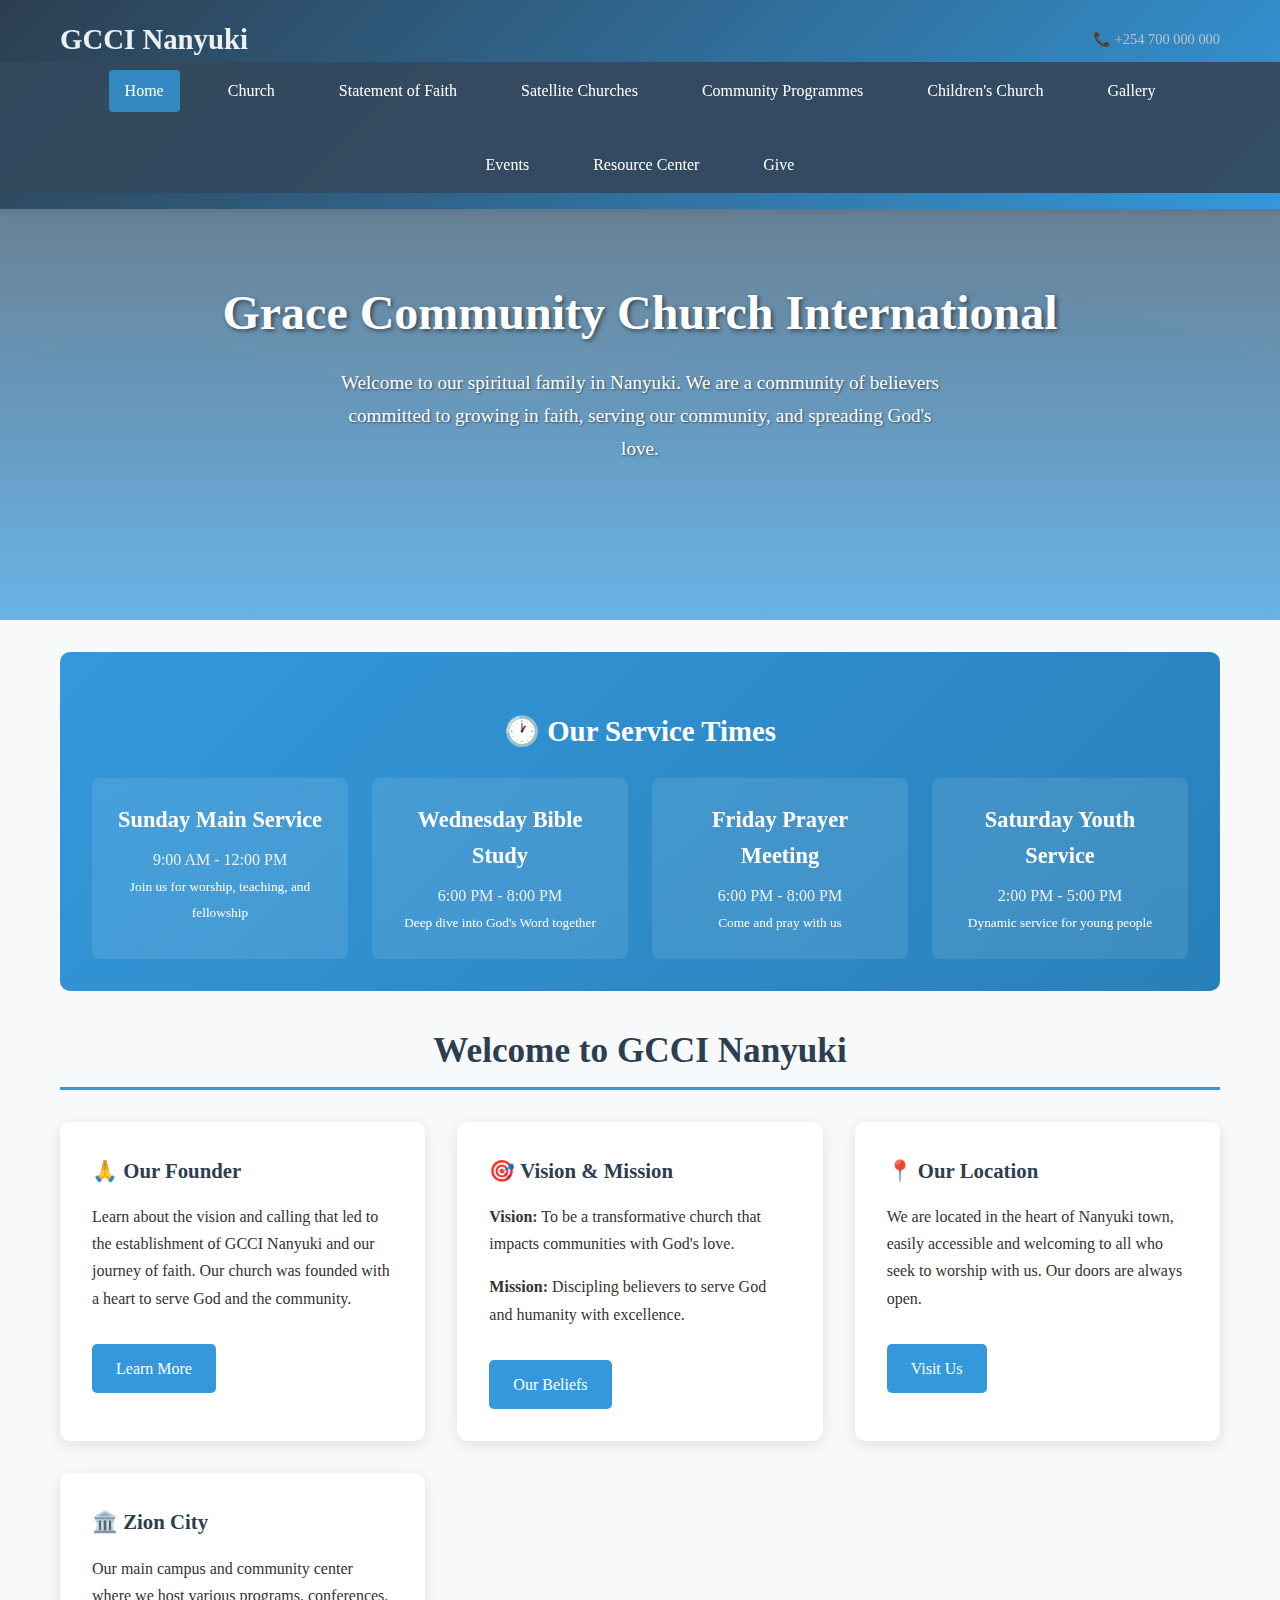
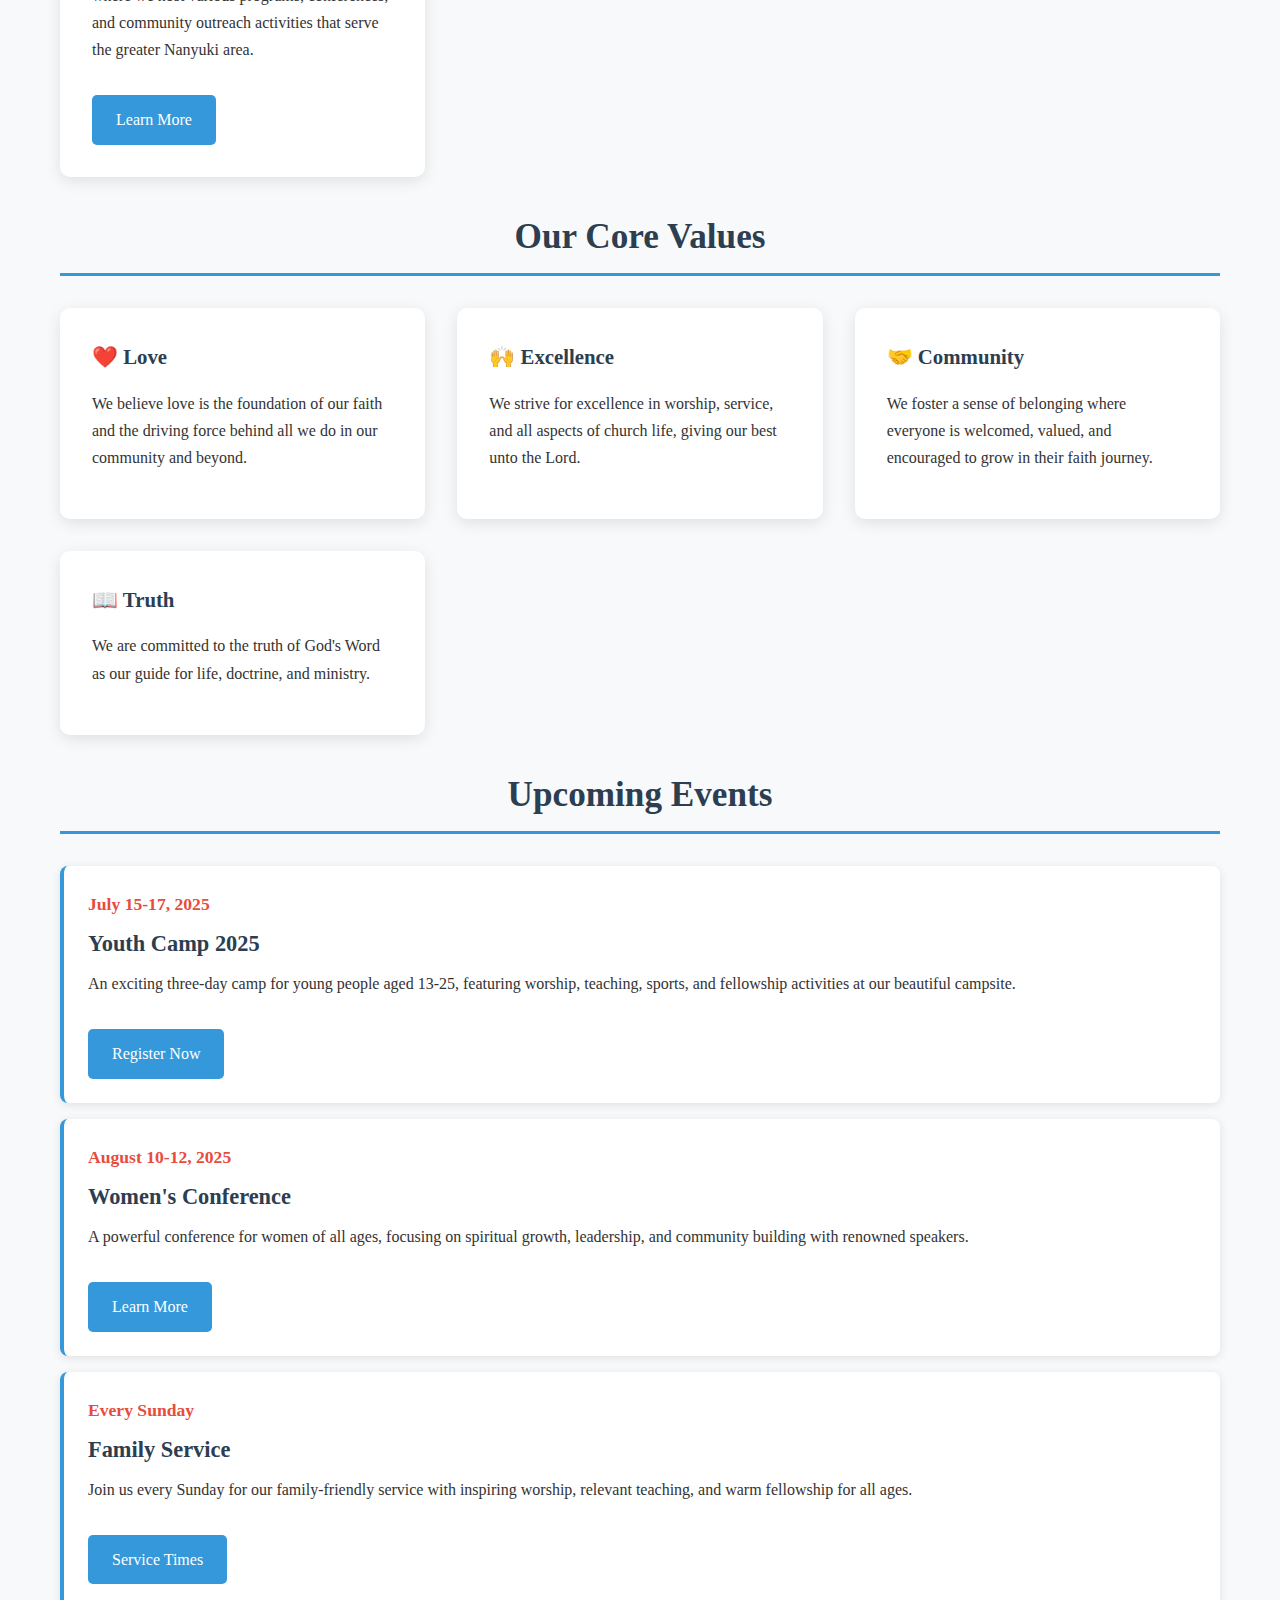
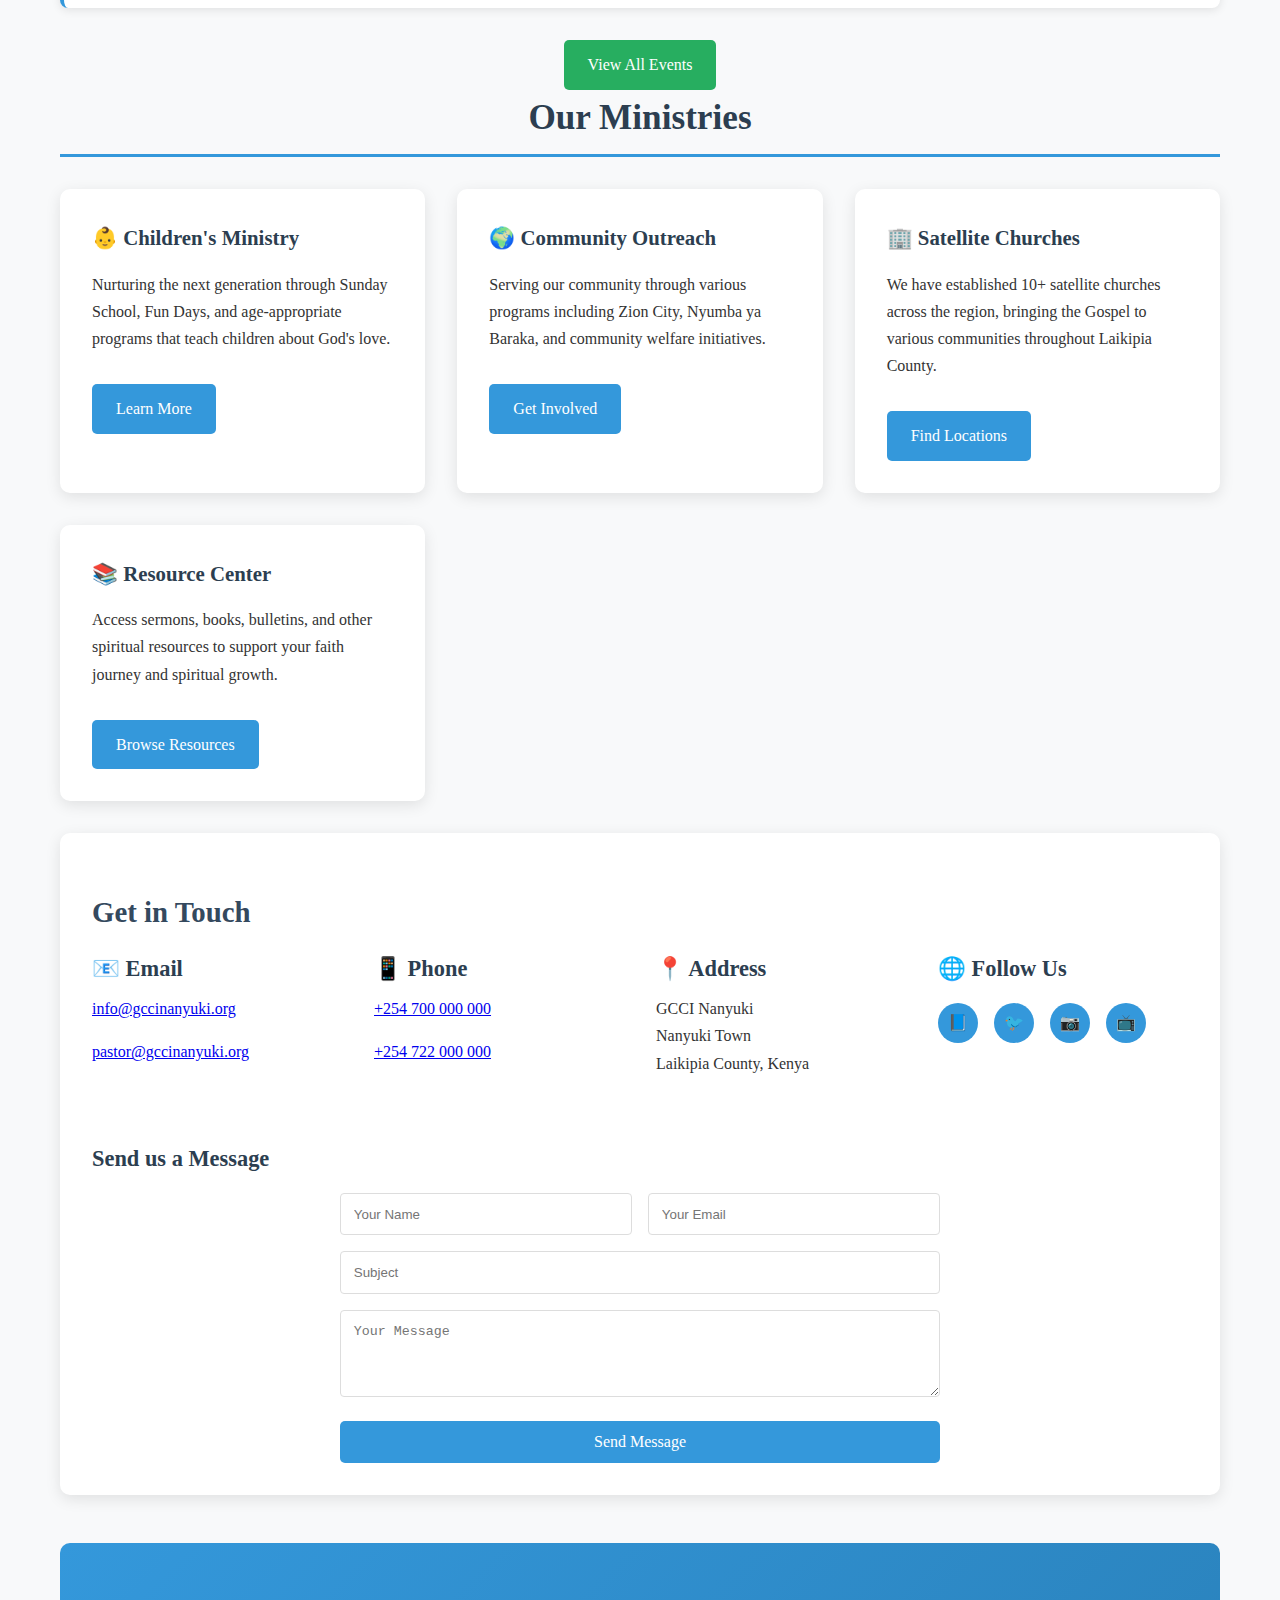
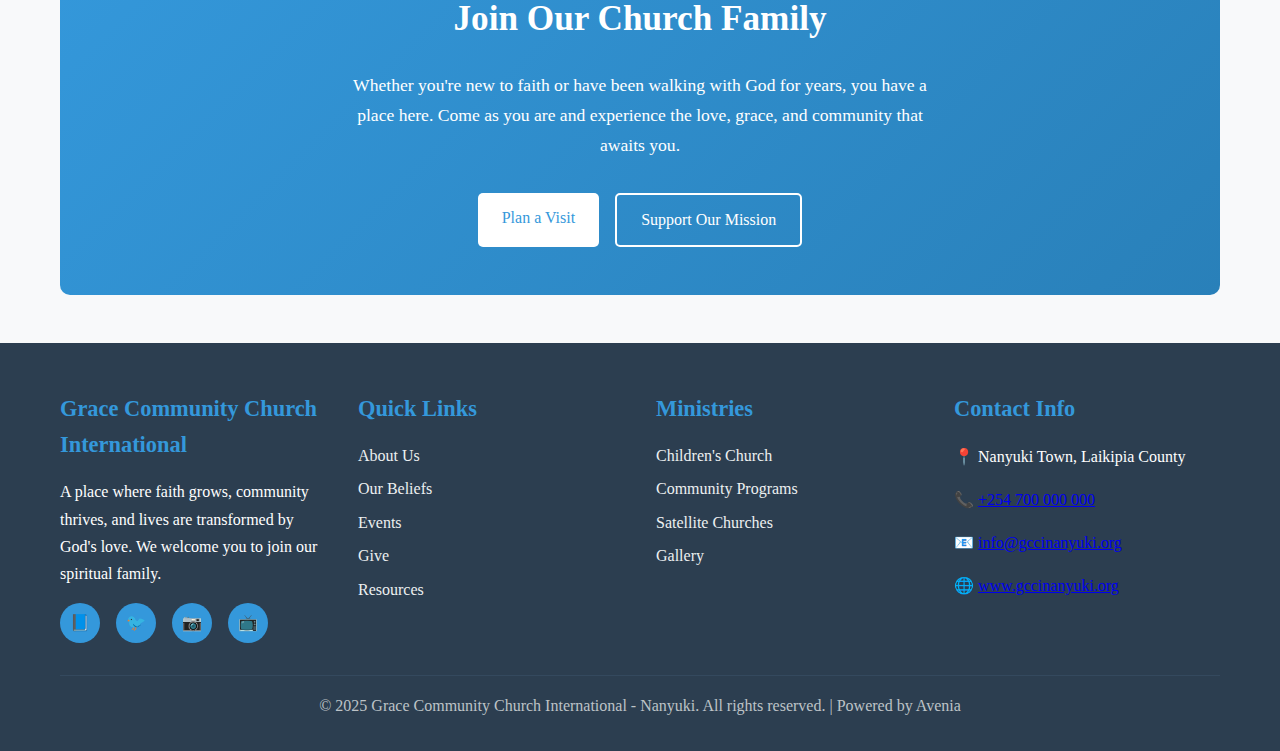
<file: index.html>
<!DOCTYPE html>
<html lang="en">
<head>
    <meta charset="UTF-8">
    <meta name="viewport" content="width=device-width, initial-scale=1.0">
    <meta name="description" content="Grace Community Church International Nanyuki - A community of believers committed to growing in faith, serving our community, and spreading God's love.">
    <meta name="keywords" content="church, Nanyuki, Grace Community Church, worship, faith, community, GCCI">
    <meta name="author" content="Grace Community Church International Nanyuki">
    
    <!-- Open Graph Meta Tags -->
    <meta property="og:title" content="Grace Community Church International - Nanyuki">
    <meta property="og:description" content="Welcome to our spiritual family in Nanyuki. We are a community of believers committed to growing in faith, serving our community, and spreading God's love.">
    <meta property="og:type" content="website">
    <meta property="og:url" content="https://www.gccinanyuki.org">
    <meta property="og:image" content="https://www.gccinanyuki.org/images/og-image.jpg">
    
    <!-- Twitter Card Meta Tags -->
    <meta name="twitter:card" content="summary_large_image">
    <meta name="twitter:title" content="Grace Community Church International - Nanyuki">
    <meta name="twitter:description" content="Welcome to our spiritual family in Nanyuki. We are a community of believers committed to growing in faith, serving our community, and spreading God's love.">
    <meta name="twitter:image" content="https://www.gccinanyuki.org/images/twitter-card.jpg">
    
    <!-- Favicon -->
    <link rel="icon" href="favicon.ico" type="image/x-icon">
    <link rel="apple-touch-icon" href="apple-touch-icon.png">
    
    <!-- Stylesheets -->
    <link rel="stylesheet" href="styles.css">
    
    <!-- Preload critical resources -->
    <link rel="preload" href="styles.css" as="style">
    <link rel="preload" href="script.js" as="script">
    
    <title>Grace Community Church International - Nanyuki | Home</title>
</head>
<body>
    <!-- Header -->
    <header>
        <div class="container">
            <div class="header-content">
                <div class="logo">
                    <a href="index.html">GCCI Nanyuki</a>
                </div>
                <div class="contact-quick">
                    <span>📞 +254 700 000 000</span>
                </div>
            </div>
        </div>
        
        <!-- Navigation -->
        <nav>
            <div class="container">
                <div class="nav-container">
                    <div class="menu-toggle" aria-label="Toggle navigation menu">
                        <span></span>
                        <span></span>
                        <span></span>
                    </div>
                    <ul class="nav-menu">
                        <li><a href="index.html">Home</a></li>
                        <li><a href="church.html">Church</a></li>
                        <li><a href="statement-of-faith.html">Statement of Faith</a></li>
                        <li><a href="satellite-churches.html">Satellite Churches</a></li>
                        <li><a href="community-programmes.html">Community Programmes</a></li>
                        <li><a href="childrens-church.html">Children's Church</a></li>
                        <li><a href="gallery.html">Gallery</a></li>
                        <li><a href="events.html">Events</a></li>
                        <li><a href="resources.html">Resource Center</a></li>
                        <li><a href="give.html">Give</a></li>
                    </ul>
                </div>
            </div>
        </nav>
    </header>

    <!-- Main Content -->
    <main>
        <!-- Hero Section -->
        <section class="hero">
            <div class="hero-content">
                <h1>Grace Community Church International</h1>
                <p>Welcome to our spiritual family in Nanyuki. We are a community of believers committed to growing in faith, serving our community, and spreading God's love.</p>
            </div>
        </section>

        <div class="container">
            <!-- Service Times Section -->
            <section class="service-times">
                <h3>🕐 Our Service Times</h3>
                <div class="service-grid">
                    <div class="service-item">
                        <h4>Sunday Main Service</h4>
                        <p>9:00 AM - 12:00 PM</p>
                        <small>Join us for worship, teaching, and fellowship</small>
                    </div>
                    <div class="service-item">
                        <h4>Wednesday Bible Study</h4>
                        <p>6:00 PM - 8:00 PM</p>
                        <small>Deep dive into God's Word together</small>
                    </div>
                    <div class="service-item">
                        <h4>Friday Prayer Meeting</h4>
                        <p>6:00 PM - 8:00 PM</p>
                        <small>Come and pray with us</small>
                    </div>
                    <div class="service-item">
                        <h4>Saturday Youth Service</h4>
                        <p>2:00 PM - 5:00 PM</p>
                        <small>Dynamic service for young people</small>
                    </div>
                </div>
            </section>

            <!-- About Overview Cards -->
            <section class="about-overview">
                <h2>Welcome to GCCI Nanyuki</h2>
                <div class="cards-grid">
                    <div class="card">
                        <h4>🙏 Our Founder</h4>
                        <p>Learn about the vision and calling that led to the establishment of GCCI Nanyuki and our journey of faith. Our church was founded with a heart to serve God and the community.</p>
                        <a href="church.html" class="btn mt-1">Learn More</a>
                    </div>
                    
                    <div class="card">
                        <h4>🎯 Vision & Mission</h4>
                        <p><strong>Vision:</strong> To be a transformative church that impacts communities with God's love.</p>
                        <p><strong>Mission:</strong> Discipling believers to serve God and humanity with excellence.</p>
                        <a href="statement-of-faith.html" class="btn mt-1">Our Beliefs</a>
                    </div>
                    
                    <div class="card">
                        <h4>📍 Our Location</h4>
                        <p>We are located in the heart of Nanyuki town, easily accessible and welcoming to all who seek to worship with us. Our doors are always open.</p>
                        <a href="#contact" class="btn mt-1">Visit Us</a>
                    </div>
                    
                    <div class="card">
                        <h4>🏛️ Zion City</h4>
                        <p>Our main campus and community center where we host various programs, conferences, and community outreach activities that serve the greater Nanyuki area.</p>
                        <a href="community-programmes.html" class="btn mt-1">Learn More</a>
                    </div>
                </div>
            </section>

            <!-- Core Values Section -->
            <section class="core-values">
                <h2>Our Core Values</h2>
                <div class="cards-grid">
                    <div class="card">
                        <h4>❤️ Love</h4>
                        <p>We believe love is the foundation of our faith and the driving force behind all we do in our community and beyond.</p>
                    </div>
                    <div class="card">
                        <h4>🙌 Excellence</h4>
                        <p>We strive for excellence in worship, service, and all aspects of church life, giving our best unto the Lord.</p>
                    </div>
                    <div class="card">
                        <h4>🤝 Community</h4>
                        <p>We foster a sense of belonging where everyone is welcomed, valued, and encouraged to grow in their faith journey.</p>
                    </div>
                    <div class="card">
                        <h4>📖 Truth</h4>
                        <p>We are committed to the truth of God's Word as our guide for life, doctrine, and ministry.</p>
                    </div>
                </div>
            </section>

            <!-- Upcoming Events Preview -->
            <section class="events-preview">
                <h2>Upcoming Events</h2>
                <div class="events-list">
                    <div class="event-item">
                        <div class="event-date">July 15-17, 2025</div>
                        <h4>Youth Camp 2025</h4>
                        <p>An exciting three-day camp for young people aged 13-25, featuring worship, teaching, sports, and fellowship activities at our beautiful campsite.</p>
                        <a href="events.html" class="btn mt-1">Register Now</a>
                    </div>
                    
                    <div class="event-item">
                        <div class="event-date">August 10-12, 2025</div>
                        <h4>Women's Conference</h4>
                        <p>A powerful conference for women of all ages, focusing on spiritual growth, leadership, and community building with renowned speakers.</p>
                        <a href="events.html" class="btn mt-1">Learn More</a>
                    </div>
                    
                    <div class="event-item">
                        <div class="event-date">Every Sunday</div>
                        <h4>Family Service</h4>
                        <p>Join us every Sunday for our family-friendly service with inspiring worship, relevant teaching, and warm fellowship for all ages.</p>
                        <a href="#service-times" class="btn mt-1">Service Times</a>
                    </div>
                </div>
                
                <div class="text-center mt-2">
                    <a href="events.html" class="btn btn-secondary">View All Events</a>
                </div>
            </section>

            <!-- Ministries Overview -->
            <section class="ministries-overview">
                <h2>Our Ministries</h2>
                <div class="cards-grid">
                    <div class="card">
                        <h4>👶 Children's Ministry</h4>
                        <p>Nurturing the next generation through Sunday School, Fun Days, and age-appropriate programs that teach children about God's love.</p>
                        <a href="childrens-church.html" class="btn mt-1">Learn More</a>
                    </div>
                    
                    <div class="card">
                        <h4>🌍 Community Outreach</h4>
                        <p>Serving our community through various programs including Zion City, Nyumba ya Baraka, and community welfare initiatives.</p>
                        <a href="community-programmes.html" class="btn mt-1">Get Involved</a>
                    </div>
                    
                    <div class="card">
                        <h4>🏢 Satellite Churches</h4>
                        <p>We have established 10+ satellite churches across the region, bringing the Gospel to various communities throughout Laikipia County.</p>
                        <a href="satellite-churches.html" class="btn mt-1">Find Locations</a>
                    </div>
                    
                    <div class="card">
                        <h4>📚 Resource Center</h4>
                        <p>Access sermons, books, bulletins, and other spiritual resources to support your faith journey and spiritual growth.</p>
                        <a href="resources.html" class="btn mt-1">Browse Resources</a>
                    </div>
                </div>
            </section>

            <!-- Contact Information -->
            <section id="contact" class="contact-info">
                <h3>Get in Touch</h3>
                <div class="contact-grid">
                    <div>
                        <h4>📧 Email</h4>
                        <p><a href="mailto:info@gccinanyuki.org">info@gccinanyuki.org</a></p>
                        <p><a href="mailto:pastor@gccinanyuki.org">pastor@gccinanyuki.org</a></p>
                    </div>
                    <div>
                        <h4>📱 Phone</h4>
                        <p><a href="tel:+254700000000">+254 700 000 000</a></p>
                        <p><a href="tel:+254722000000">+254 722 000 000</a></p>
                    </div>
                    <div>
                        <h4>📍 Address</h4>
                        <p>GCCI Nanyuki<br>
                        Nanyuki Town<br>
                        Laikipia County, Kenya</p>
                    </div>
                    <div>
                        <h4>🌐 Follow Us</h4>
                        <div class="social-links">
                            <a href="#" title="Facebook" aria-label="Facebook">📘</a>
                            <a href="#" title="Twitter" aria-label="Twitter">🐦</a>
                            <a href="#" title="Instagram" aria-label="Instagram">📷</a>
                            <a href="#" title="YouTube" aria-label="YouTube">📺</a>
                        </div>
                    </div>
                </div>
                
                <!-- Quick Contact Form -->
                <div class="mt-3">
                    <h4>Send us a Message</h4>
                    <form class="contact-form" style="max-width: 600px; margin: 0 auto;">
                        <div style="display: grid; grid-template-columns: 1fr 1fr; gap: 1rem; margin-bottom: 1rem;">
                            <input type="text" name="name" placeholder="Your Name" required style="padding: 0.8rem; border: 1px solid #ddd; border-radius: 4px;">
                            <input type="email" name="email" placeholder="Your Email" required style="padding: 0.8rem; border: 1px solid #ddd; border-radius: 4px;">
                        </div>
                        <input type="text" name="subject" placeholder="Subject" required style="width: 100%; padding: 0.8rem; border: 1px solid #ddd; border-radius: 4px; margin-bottom: 1rem;">
                        <textarea name="message" rows="4" placeholder="Your Message" required style="width: 100%; padding: 0.8rem; border: 1px solid #ddd; border-radius: 4px; margin-bottom: 1rem; resize: vertical;"></textarea>
                        <button type="submit" class="btn" style="width: 100%;">Send Message</button>
                    </form>
                </div>
            </section>

            <!-- Call to Action -->
            <section class="cta-section" style="background: linear-gradient(135deg, #3498db, #2980b9); color: white; padding: 3rem 2rem; border-radius: 10px; text-align: center; margin: 3rem 0;">
                <h2 style="color: white; border: none; margin-bottom: 1rem;">Join Our Church Family</h2>
                <p style="font-size: 1.1rem; margin-bottom: 2rem; max-width: 600px; margin-left: auto; margin-right: auto;">
                    Whether you're new to faith or have been walking with God for years, you have a place here. Come as you are and experience the love, grace, and community that awaits you.
                </p>
                <div style="display: flex; gap: 1rem; justify-content: center; flex-wrap: wrap;">
                    <a href="events.html" class="btn" style="background: white; color: #3498db;">Plan a Visit</a>
                    <a href="give.html" class="btn btn-outline" style="border-color: white; color: white;">Support Our Mission</a>
                </div>
            </section>
        </div>
    </main>

    <!-- Footer -->
    <footer>
        <div class="container">
            <div class="footer-content">
                <div class="footer-section">
                    <h4>Grace Community Church International</h4>
                    <p>A place where faith grows, community thrives, and lives are transformed by God's love. We welcome you to join our spiritual family.</p>
                    <div class="social-links">
                        <a href="#" title="Facebook" aria-label="Facebook">📘</a>
                        <a href="#" title="Twitter" aria-label="Twitter">🐦</a>
                        <a href="#" title="Instagram" aria-label="Instagram">📷</a>
                        <a href="#" title="YouTube" aria-label="YouTube">📺</a>
                    </div>
                </div>
                
                <div class="footer-section">
                    <h4>Quick Links</h4>
                    <ul>
                        <li><a href="church.html">About Us</a></li>
                        <li><a href="statement-of-faith.html">Our Beliefs</a></li>
                        <li><a href="events.html">Events</a></li>
                        <li><a href="give.html">Give</a></li>
                        <li><a href="resources.html">Resources</a></li>
                    </ul>
                </div>
                
                <div class="footer-section">
                    <h4>Ministries</h4>
                    <ul>
                        <li><a href="childrens-church.html">Children's Church</a></li>
                        <li><a href="community-programmes.html">Community Programs</a></li>
                        <li><a href="satellite-churches.html">Satellite Churches</a></li>
                        <li><a href="gallery.html">Gallery</a></li>
                    </ul>
                </div>
                
                <div class="footer-section">
                    <h4>Contact Info</h4>
                    <p>📍 Nanyuki Town, Laikipia County</p>
                    <p>📞 <a href="tel:+254700000000">+254 700 000 000</a></p>
                    <p>📧 <a href="mailto:info@gccinanyuki.org">info@gccinanyuki.org</a></p>
                    <p>🌐 <a href="https://www.gccinanyuki.org">www.gccinanyuki.org</a></p>
                </div>
            </div>
            
            <div class="footer-bottom">
                <p>&copy; 2025 Grace Community Church International - Nanyuki. All rights reserved. | Powered by Avenia</p>
            </div>
        </div>
    </footer>

    <!-- JavaScript -->
    <script src="script.js"></script>
    
    <!-- Schema.org structured data -->
    <script type="application/ld+json">
    {
        "@context": "https://schema.org",
        "@type": "Church",
        "name": "Grace Community Church International Nanyuki",
        "url": "https://www.gccinanyuki.org",
        "logo": "https://www.gccinanyuki.org/images/logo.png",
        "image": "https://www.gccinanyuki.org/images/church-building.jpg",
        "description": "A community of believers committed to growing in faith, serving our community, and spreading God's love in Nanyuki, Kenya.",
        "address": {
            "@type": "PostalAddress",
            "streetAddress": "Nanyuki Town",
            "addressLocality": "Nanyuki",
            "addressRegion": "Laikipia County",
            "addressCountry": "Kenya"
        },
        "telephone": "+254700000000",
        "email": "info@gccinanyuki.org",
        "sameAs": [
            "https://facebook.com/gccinanyuki",
            "https://twitter.com/gccinanyuki",
            "https://instagram.com/gccinanyuki",
            "https://youtube.com/gccinanyuki"
        ]
    }
    </script>
</body>
</html>
</file>
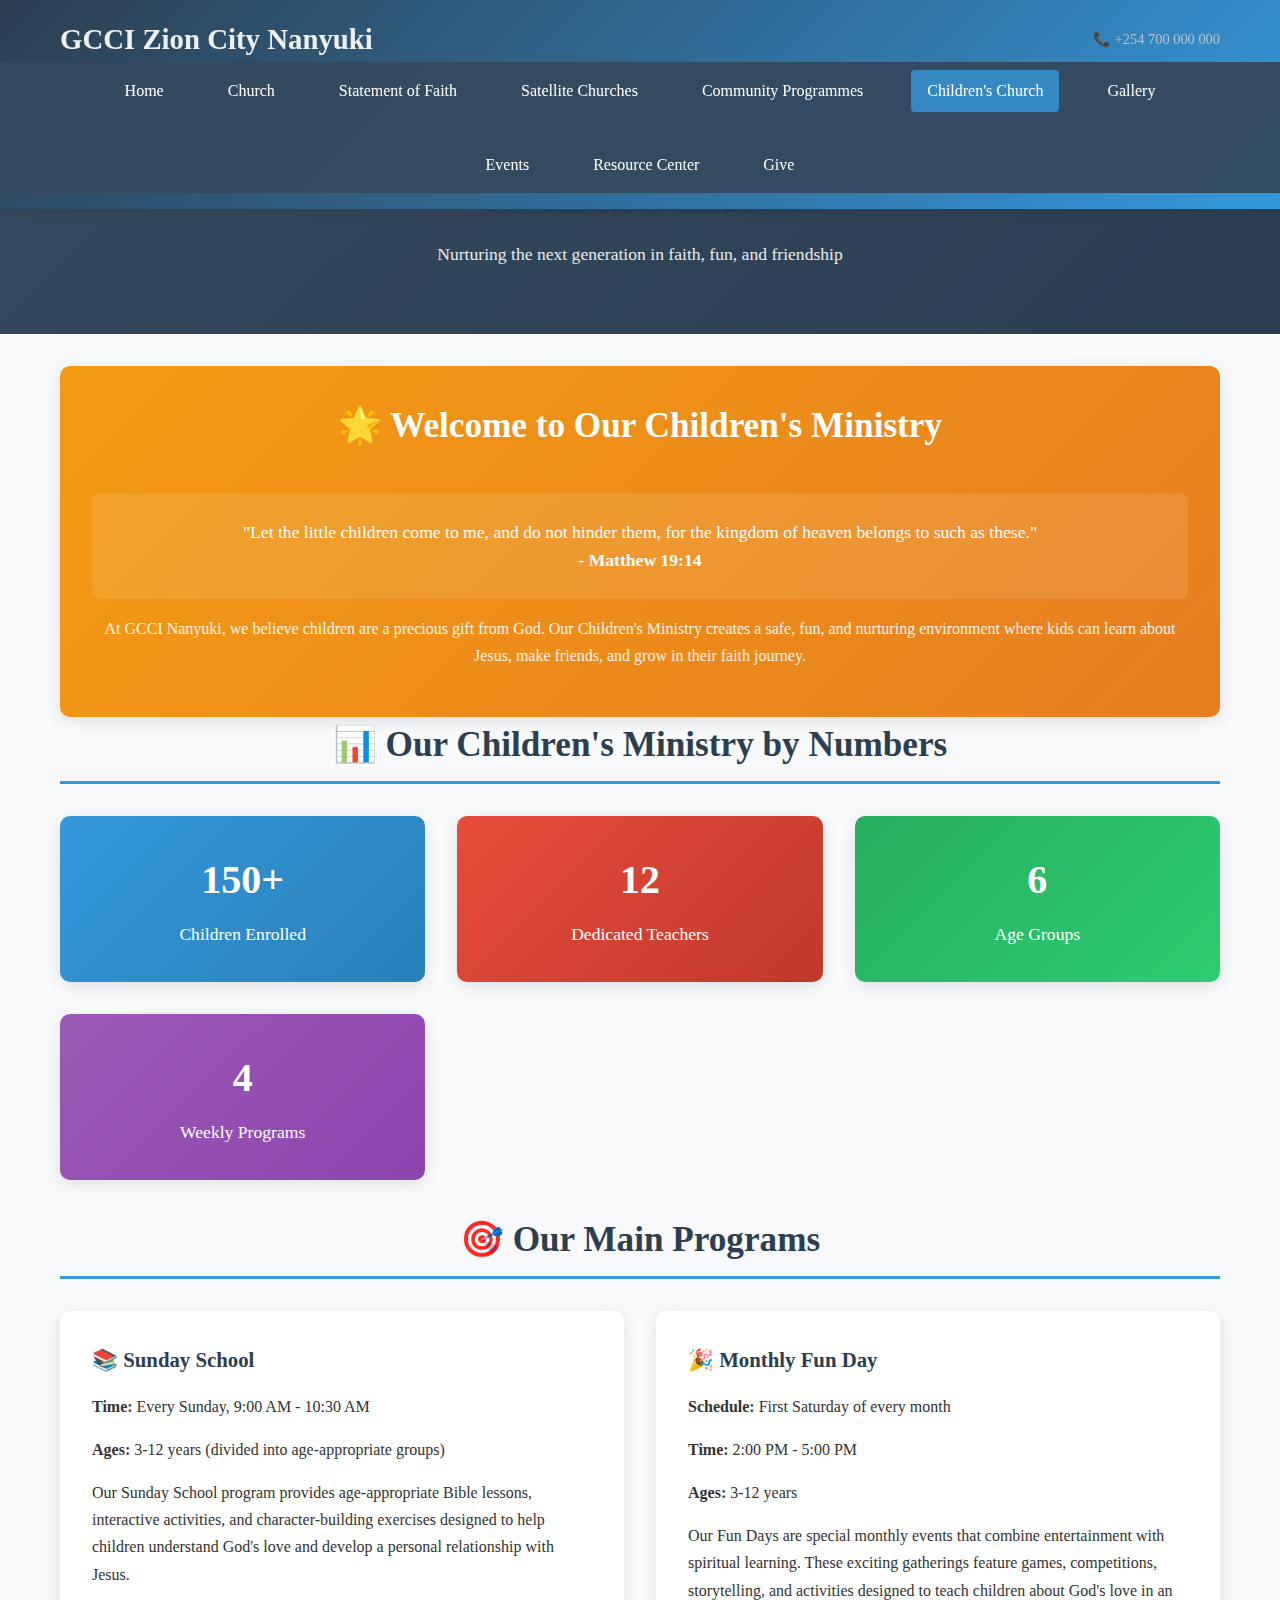
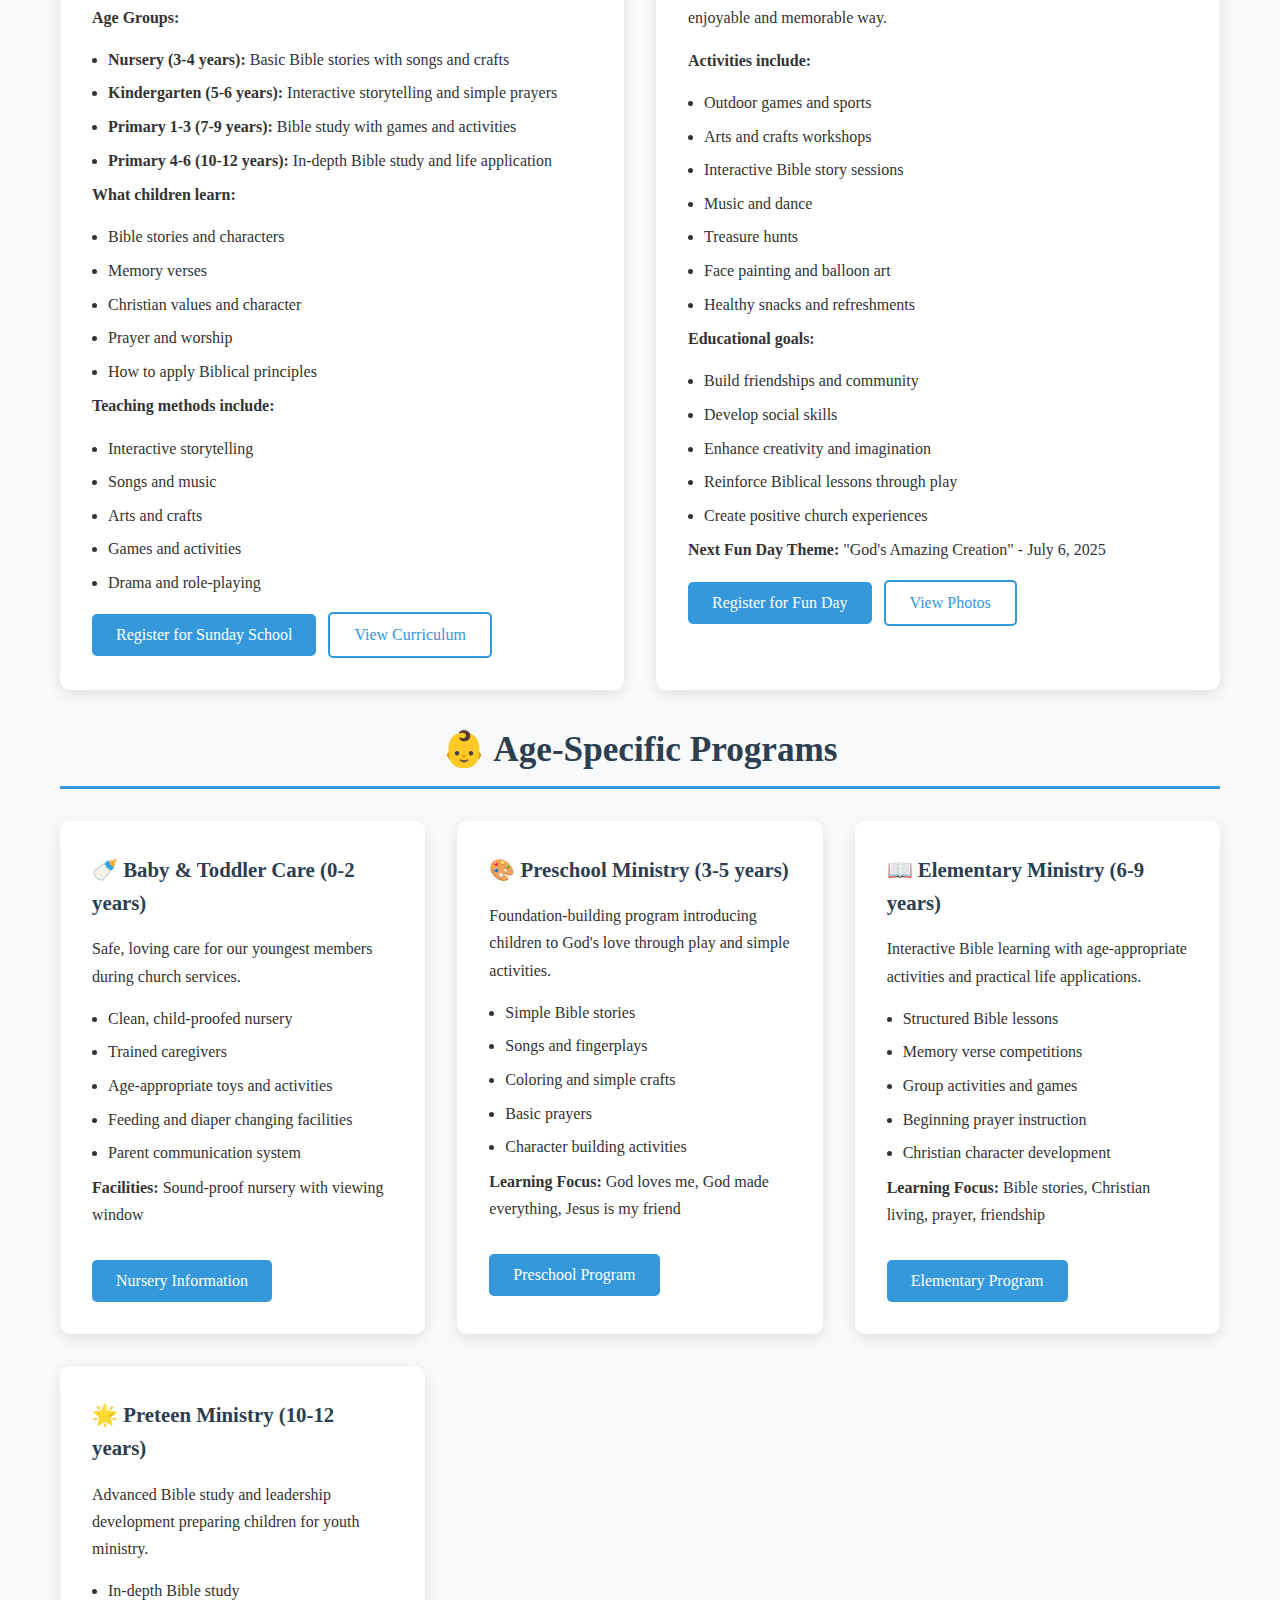
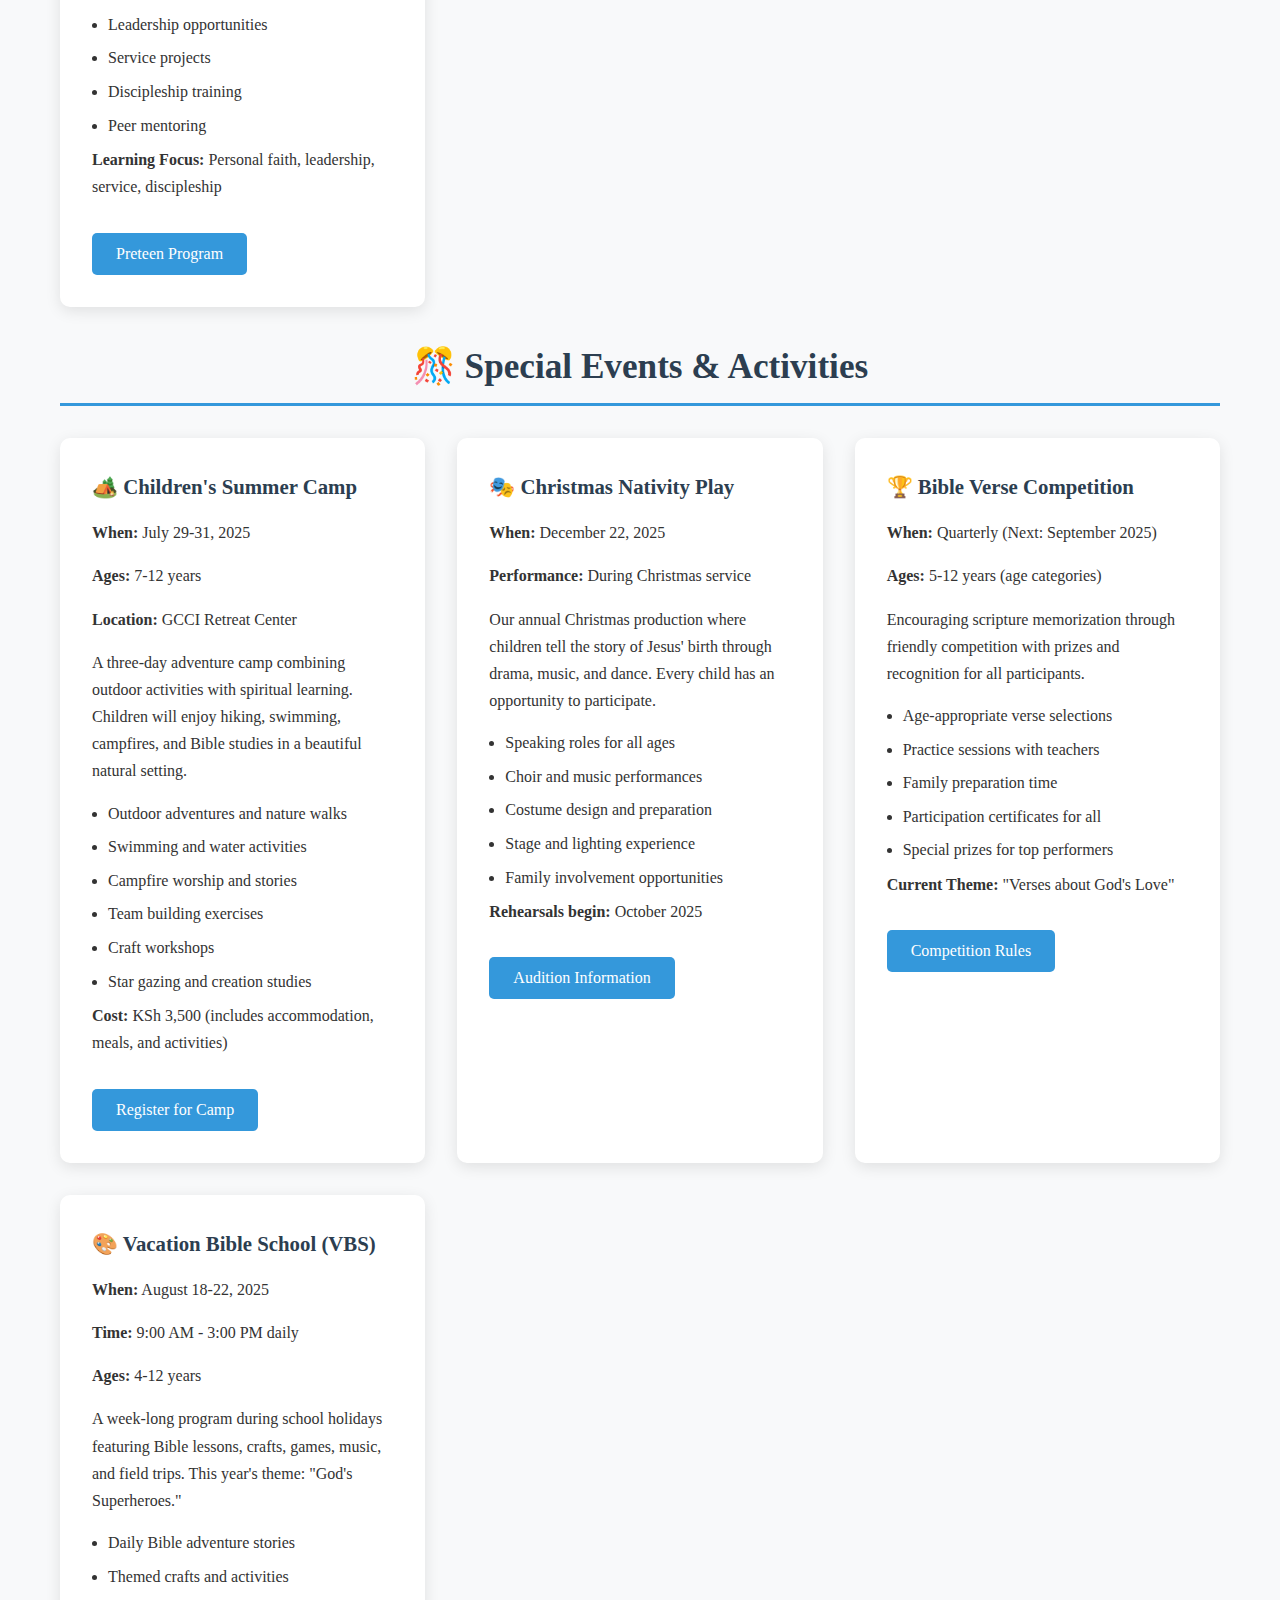
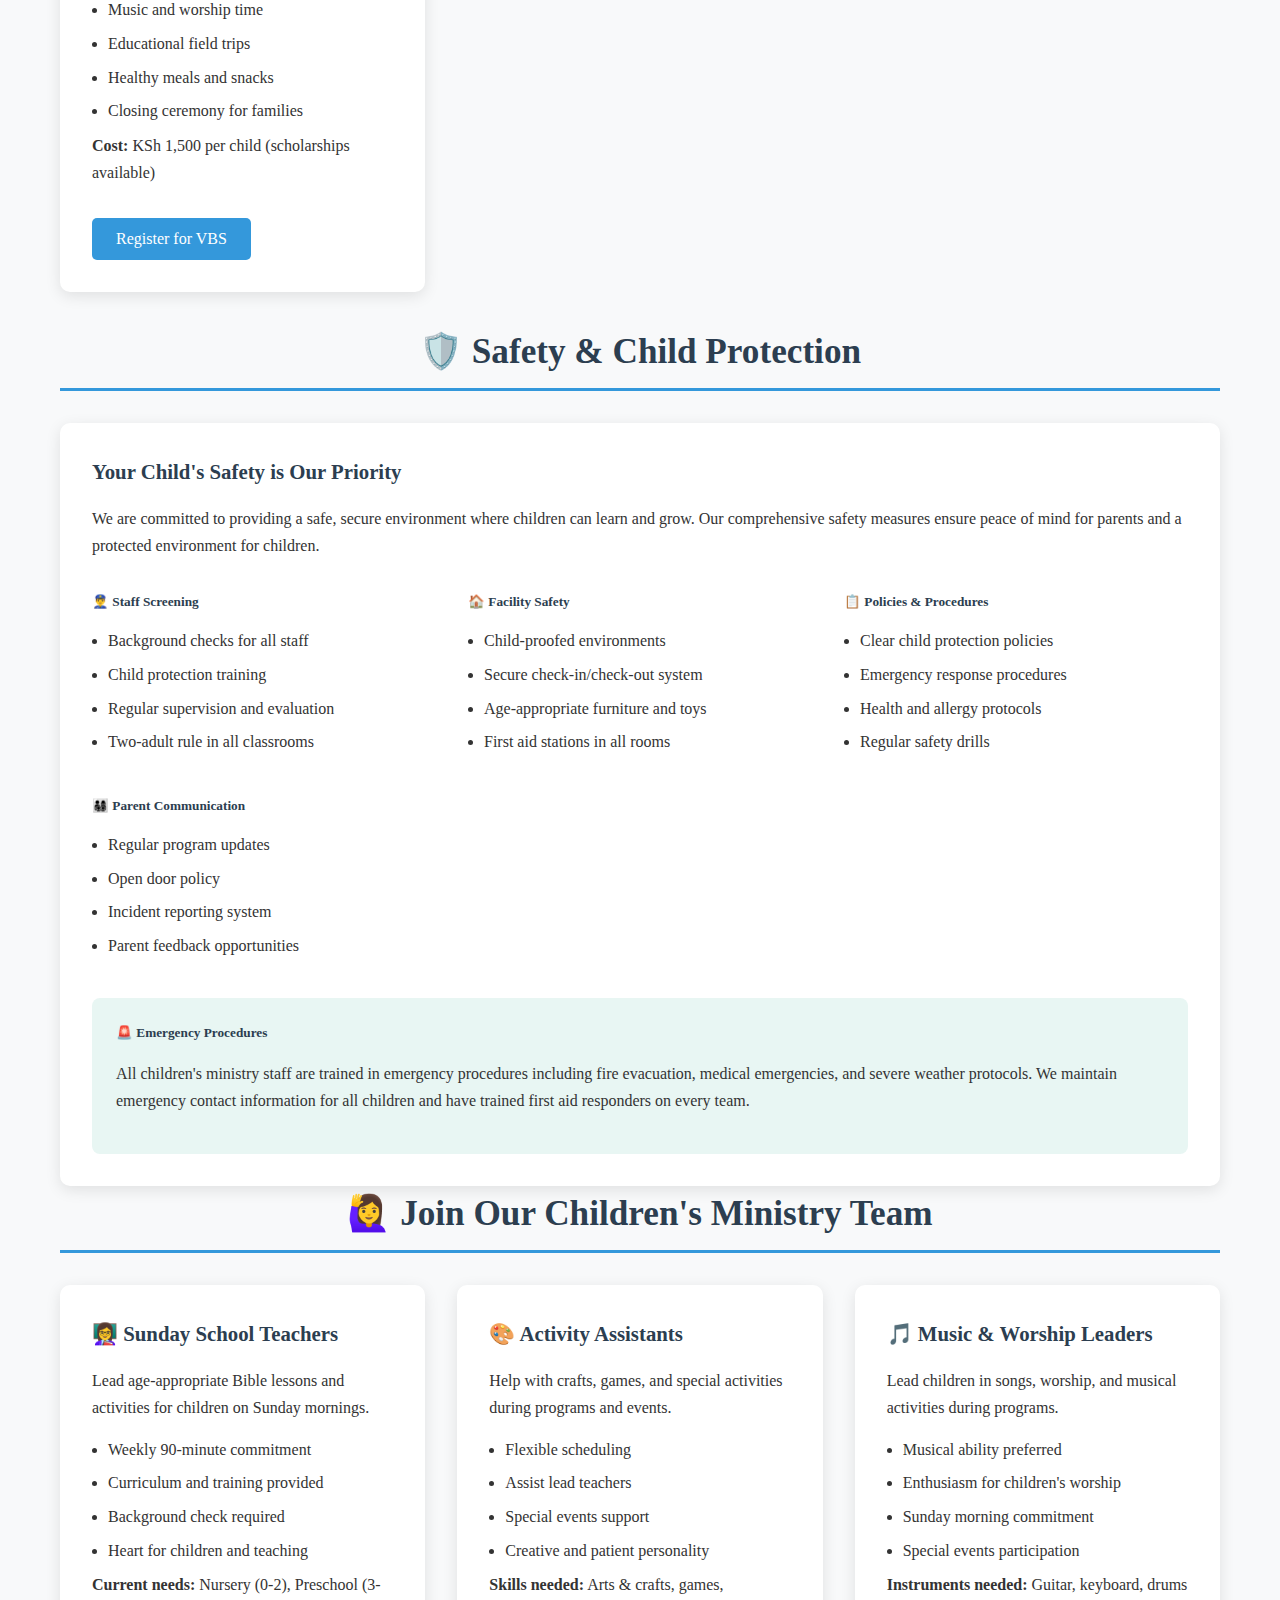
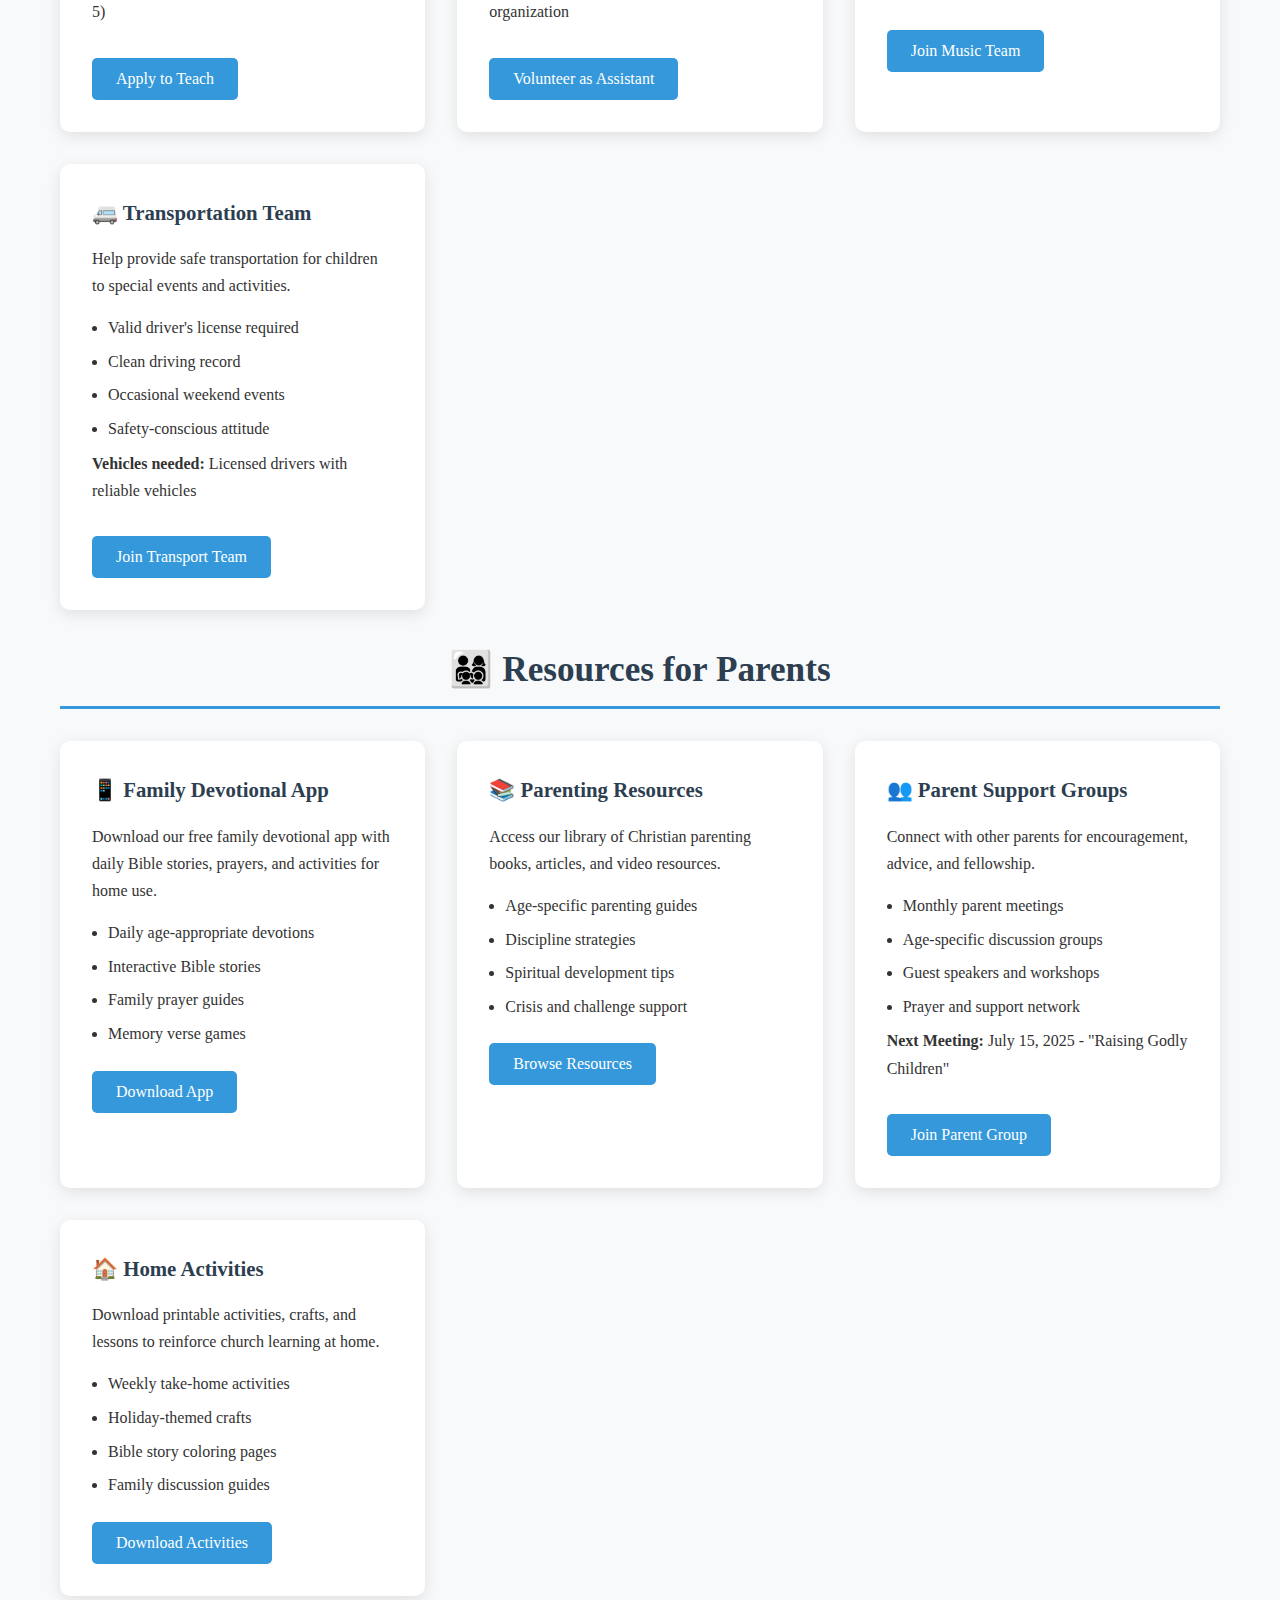
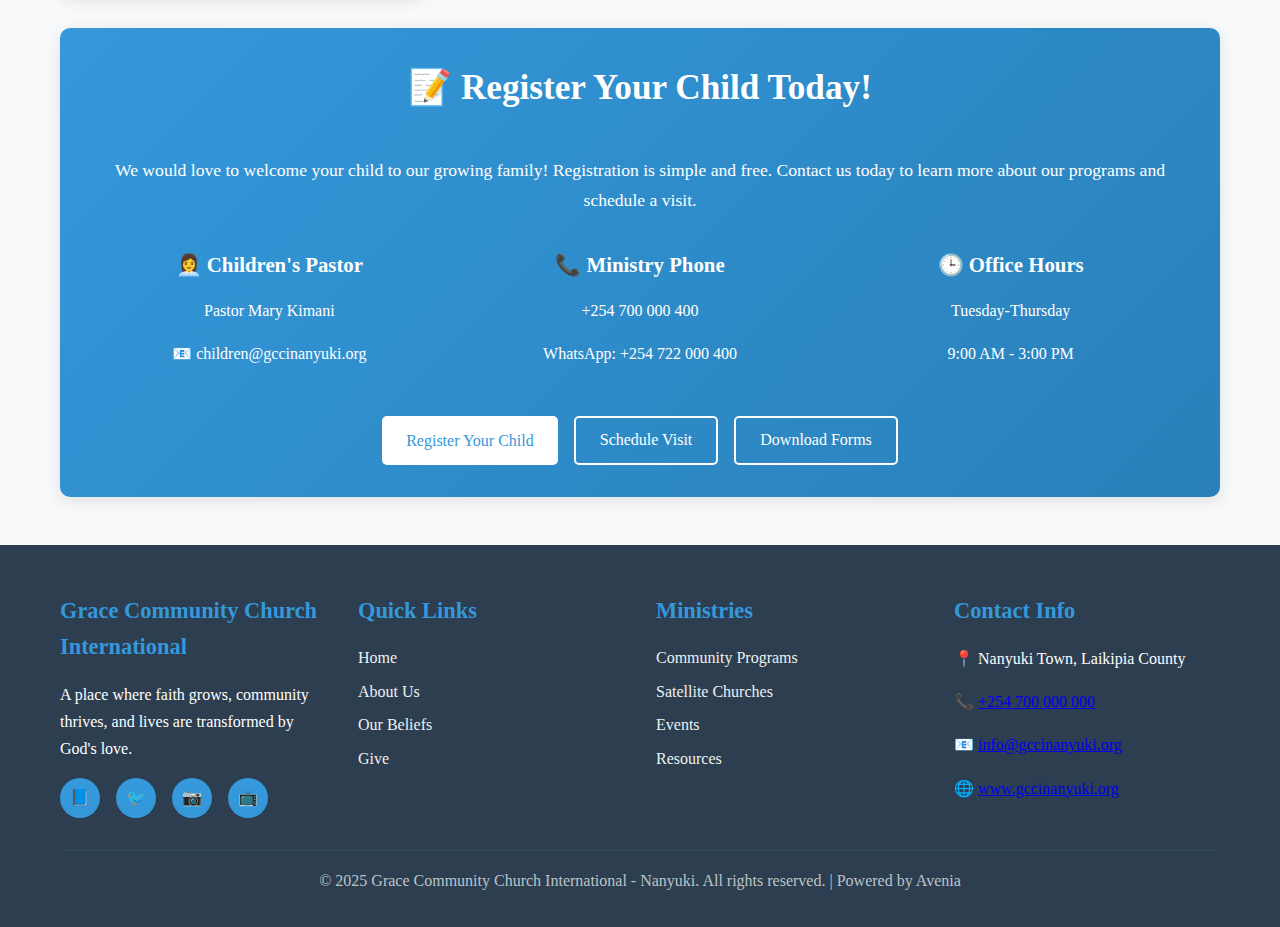
<file: childrens-church.html>
<!DOCTYPE html>
<html lang="en">
<head>
    <meta charset="UTF-8">
    <meta name="viewport" content="width=device-width, initial-scale=1.0">
    <meta name="description" content="Children's Church at GCCI Nanyuki - Sunday School, Fun Days, and programs designed to nurture children in faith and fun.">
    <meta name="keywords" content="children's church, Sunday school, kids ministry, fun day, GCCI Nanyuki children">
    <meta name="author" content="Grace Community Church International Nanyuki">
    
    <!-- Open Graph Meta Tags -->
    <meta property="og:title" content="Children's Church - GCCI Nanyuki">
    <meta property="og:description" content="Nurturing the next generation through engaging Sunday School, Fun Days, and age-appropriate programs that teach children about God's love.">
    <meta property="og:type" content="website">
    <meta property="og:url" content="https://www.gccinanyuki.org/childrens-church.html">
    
    <!-- Favicon -->
    <link rel="icon" href="favicon.ico" type="image/x-icon">
    
    <!-- Stylesheets -->
    <link rel="stylesheet" href="styles.css">
    
    <title>Children's Church - Grace Community Church International Nanyuki</title>
</head>
<body>
    <!-- Header -->
    <header>
        <div class="container">
            <div class="header-content">
                <div class="logo">
                    <a href="index.html">GCCI Zion City Nanyuki</a>
                </div>
                <div class="contact-quick">
                    <span>📞 +254 700 000 000</span>
                </div>
            </div>
        </div>
        
        <!-- Navigation -->
        <nav>
            <div class="container">
                <div class="nav-container">
                    <div class="menu-toggle" aria-label="Toggle navigation menu">
                        <span></span>
                        <span></span>
                        <span></span>
                    </div>
                    <ul class="nav-menu">
                        <li><a href="index.html">Home</a></li>
                        <li><a href="church.html">Church</a></li>
                        <li><a href="statement-of-faith.html">Statement of Faith</a></li>
                        <li><a href="satellite-churches.html">Satellite Churches</a></li>
                        <li><a href="community-programmes.html">Community Programmes</a></li>
                        <li><a href="childrens-church.html">Children's Church</a></li>
                        <li><a href="gallery.html">Gallery</a></li>
                        <li><a href="events.html">Events</a></li>
                        <li><a href="resources.html">Resource Center</a></li>
                        <li><a href="give.html">Give</a></li>
                    </ul>
                </div>
            </div>
        </nav>
    </header>

    <!-- Main Content -->
    <main>
        <!-- Page Header -->
        <section class="page-header">
            <div class="container">
                <h1>Children's Church</h1>
                <p>Nurturing the next generation in faith, fun, and friendship</p>
            </div>
        </section>

        <div class="container">
            <!-- Welcome Message -->
            <section class="welcome-message">
                <div class="card" style="text-align: center; background: linear-gradient(135deg, #f39c12, #e67e22); color: white;">
                    <h2 style="color: white; border: none;">🌟 Welcome to Our Children's Ministry</h2>
                    <blockquote style="background: rgba(255,255,255,0.1); padding: 1.5rem; border-radius: 8px; margin: 1rem 0; font-size: 1.1rem;">
                        "Let the little children come to me, and do not hinder them, for the kingdom of heaven belongs to such as these."
                        <br><strong>- Matthew 19:14</strong>
                    </blockquote>
                    <p style="font-size: 1rem; opacity: 0.9;">
                        At GCCI Nanyuki, we believe children are a precious gift from God. Our Children's Ministry creates a safe, 
                        fun, and nurturing environment where kids can learn about Jesus, make friends, and grow in their faith journey.
                    </p>
                </div>
            </section>

            <!-- Ministry Statistics -->
            <section class="ministry-statistics">
                <h2>📊 Our Children's Ministry by Numbers</h2>
                <div class="cards-grid">
                    <div class="card" style="text-align: center; background: linear-gradient(135deg, #3498db, #2980b9); color: white;">
                        <h4 style="color: white; font-size: 2.5rem; margin-bottom: 0.5rem;">150+</h4>
                        <p style="margin: 0; font-size: 1.1rem;">Children Enrolled</p>
                    </div>
                    <div class="card" style="text-align: center; background: linear-gradient(135deg, #e74c3c, #c0392b); color: white;">
                        <h4 style="color: white; font-size: 2.5rem; margin-bottom: 0.5rem;">12</h4>
                        <p style="margin: 0; font-size: 1.1rem;">Dedicated Teachers</p>
                    </div>
                    <div class="card" style="text-align: center; background: linear-gradient(135deg, #27ae60, #2ecc71); color: white;">
                        <h4 style="color: white; font-size: 2.5rem; margin-bottom: 0.5rem;">6</h4>
                        <p style="margin: 0; font-size: 1.1rem;">Age Groups</p>
                    </div>
                    <div class="card" style="text-align: center; background: linear-gradient(135deg, #9b59b6, #8e44ad); color: white;">
                        <h4 style="color: white; font-size: 2.5rem; margin-bottom: 0.5rem;">4</h4>
                        <p style="margin: 0; font-size: 1.1rem;">Weekly Programs</p>
                    </div>
                </div>
            </section>

            <!-- Main Programs -->
            <section class="main-programs">
                <h2>🎯 Our Main Programs</h2>
                <div class="cards-grid">
                    <div class="card">
                        <h4>📚 Sunday School</h4>
                        <p><strong>Time:</strong> Every Sunday, 9:00 AM - 10:30 AM</p>
                        <p><strong>Ages:</strong> 3-12 years (divided into age-appropriate groups)</p>
                        <p>Our Sunday School program provides age-appropriate Bible lessons, interactive activities, and character-building exercises designed to help children understand God's love and develop a personal relationship with Jesus.</p>
                        
                        <p><strong>Age Groups:</strong></p>
                        <ul>
                            <li><strong>Nursery (3-4 years):</strong> Basic Bible stories with songs and crafts</li>
                            <li><strong>Kindergarten (5-6 years):</strong> Interactive storytelling and simple prayers</li>
                            <li><strong>Primary 1-3 (7-9 years):</strong> Bible study with games and activities</li>
                            <li><strong>Primary 4-6 (10-12 years):</strong> In-depth Bible study and life application</li>
                        </ul>
                        
                        <p><strong>What children learn:</strong></p>
                        <ul>
                            <li>Bible stories and characters</li>
                            <li>Memory verses</li>
                            <li>Christian values and character</li>
                            <li>Prayer and worship</li>
                            <li>How to apply Biblical principles</li>
                        </ul>
                        
                        <p><strong>Teaching methods include:</strong></p>
                        <ul>
                            <li>Interactive storytelling</li>
                            <li>Songs and music</li>
                            <li>Arts and crafts</li>
                            <li>Games and activities</li>
                            <li>Drama and role-playing</li>
                        </ul>
                        
                        <div style="margin-top: 1rem;">
                            <button class="btn">Register for Sunday School</button>
                            <button class="btn btn-outline" style="margin-left: 0.5rem;">View Curriculum</button>
                        </div>
                    </div>
                    
                    <div class="card">
                        <h4>🎉 Monthly Fun Day</h4>
                        <p><strong>Schedule:</strong> First Saturday of every month</p>
                        <p><strong>Time:</strong> 2:00 PM - 5:00 PM</p>
                        <p><strong>Ages:</strong> 3-12 years</p>
                        <p>Our Fun Days are special monthly events that combine entertainment with spiritual learning. These exciting gatherings feature games, competitions, storytelling, and activities designed to teach children about God's love in an enjoyable and memorable way.</p>
                        
                        <p><strong>Activities include:</strong></p>
                        <ul>
                            <li>Outdoor games and sports</li>
                            <li>Arts and crafts workshops</li>
                            <li>Interactive Bible story sessions</li>
                            <li>Music and dance</li>
                            <li>Treasure hunts</li>
                            <li>Face painting and balloon art</li>
                            <li>Healthy snacks and refreshments</li>
                        </ul>
                        
                        <p><strong>Educational goals:</strong></p>
                        <ul>
                            <li>Build friendships and community</li>
                            <li>Develop social skills</li>
                            <li>Enhance creativity and imagination</li>
                            <li>Reinforce Biblical lessons through play</li>
                            <li>Create positive church experiences</li>
                        </ul>
                        
                        <p><strong>Next Fun Day Theme:</strong> "God's Amazing Creation" - July 6, 2025</p>
                        
                        <div style="margin-top: 1rem;">
                            <button class="btn">Register for Fun Day</button>
                            <button class="btn btn-outline" style="margin-left: 0.5rem;">View Photos</button>
                        </div>
                    </div>
                </div>
            </section>

            <!-- Age-Specific Programs -->
            <section class="age-programs">
                <h2>👶 Age-Specific Programs</h2>
                <div class="cards-grid">
                    <div class="card">
                        <h4>🍼 Baby & Toddler Care (0-2 years)</h4>
                        <p>Safe, loving care for our youngest members during church services.</p>
                        <ul>
                            <li>Clean, child-proofed nursery</li>
                            <li>Trained caregivers</li>
                            <li>Age-appropriate toys and activities</li>
                            <li>Feeding and diaper changing facilities</li>
                            <li>Parent communication system</li>
                        </ul>
                        <p><strong>Facilities:</strong> Sound-proof nursery with viewing window</p>
                        <button class="btn mt-1">Nursery Information</button>
                    </div>
                    
                    <div class="card">
                        <h4>🎨 Preschool Ministry (3-5 years)</h4>
                        <p>Foundation-building program introducing children to God's love through play and simple activities.</p>
                        <ul>
                            <li>Simple Bible stories</li>
                            <li>Songs and fingerplays</li>
                            <li>Coloring and simple crafts</li>
                            <li>Basic prayers</li>
                            <li>Character building activities</li>
                        </ul>
                        <p><strong>Learning Focus:</strong> God loves me, God made everything, Jesus is my friend</p>
                        <button class="btn mt-1">Preschool Program</button>
                    </div>
                    
                    <div class="card">
                        <h4>📖 Elementary Ministry (6-9 years)</h4>
                        <p>Interactive Bible learning with age-appropriate activities and practical life applications.</p>
                        <ul>
                            <li>Structured Bible lessons</li>
                            <li>Memory verse competitions</li>
                            <li>Group activities and games</li>
                            <li>Beginning prayer instruction</li>
                            <li>Christian character development</li>
                        </ul>
                        <p><strong>Learning Focus:</strong> Bible stories, Christian living, prayer, friendship</p>
                        <button class="btn mt-1">Elementary Program</button>
                    </div>
                    
                    <div class="card">
                        <h4>🌟 Preteen Ministry (10-12 years)</h4>
                        <p>Advanced Bible study and leadership development preparing children for youth ministry.</p>
                        <ul>
                            <li>In-depth Bible study</li>
                            <li>Leadership opportunities</li>
                            <li>Service projects</li>
                            <li>Discipleship training</li>
                            <li>Peer mentoring</li>
                        </ul>
                        <p><strong>Learning Focus:</strong> Personal faith, leadership, service, discipleship</p>
                        <button class="btn mt-1">Preteen Program</button>
                    </div>
                </div>
            </section>

            <!-- Special Events & Activities -->
            <section class="special-events">
                <h2>🎊 Special Events & Activities</h2>
                <div class="cards-grid">
                    <div class="card">
                        <h4>🏕️ Children's Summer Camp</h4>
                        <p><strong>When:</strong> July 29-31, 2025</p>
                        <p><strong>Ages:</strong> 7-12 years</p>
                        <p><strong>Location:</strong> GCCI Retreat Center</p>
                        <p>A three-day adventure camp combining outdoor activities with spiritual learning. Children will enjoy hiking, swimming, campfires, and Bible studies in a beautiful natural setting.</p>
                        <ul>
                            <li>Outdoor adventures and nature walks</li>
                            <li>Swimming and water activities</li>
                            <li>Campfire worship and stories</li>
                            <li>Team building exercises</li>
                            <li>Craft workshops</li>
                            <li>Star gazing and creation studies</li>
                        </ul>
                        <p><strong>Cost:</strong> KSh 3,500 (includes accommodation, meals, and activities)</p>
                        <button class="btn mt-1">Register for Camp</button>
                    </div>
                    
                    <div class="card">
                        <h4>🎭 Christmas Nativity Play</h4>
                        <p><strong>When:</strong> December 22, 2025</p>
                        <p><strong>Performance:</strong> During Christmas service</p>
                        <p>Our annual Christmas production where children tell the story of Jesus' birth through drama, music, and dance. Every child has an opportunity to participate.</p>
                        <ul>
                            <li>Speaking roles for all ages</li>
                            <li>Choir and music performances</li>
                            <li>Costume design and preparation</li>
                            <li>Stage and lighting experience</li>
                            <li>Family involvement opportunities</li>
                        </ul>
                        <p><strong>Rehearsals begin:</strong> October 2025</p>
                        <button class="btn mt-1">Audition Information</button>
                    </div>
                    
                    <div class="card">
                        <h4>🏆 Bible Verse Competition</h4>
                        <p><strong>When:</strong> Quarterly (Next: September 2025)</p>
                        <p><strong>Ages:</strong> 5-12 years (age categories)</p>
                        <p>Encouraging scripture memorization through friendly competition with prizes and recognition for all participants.</p>
                        <ul>
                            <li>Age-appropriate verse selections</li>
                            <li>Practice sessions with teachers</li>
                            <li>Family preparation time</li>
                            <li>Participation certificates for all</li>
                            <li>Special prizes for top performers</li>
                        </ul>
                        <p><strong>Current Theme:</strong> "Verses about God's Love"</p>
                        <button class="btn mt-1">Competition Rules</button>
                    </div>
                    
                    <div class="card">
                        <h4>🎨 Vacation Bible School (VBS)</h4>
                        <p><strong>When:</strong> August 18-22, 2025</p>
                        <p><strong>Time:</strong> 9:00 AM - 3:00 PM daily</p>
                        <p><strong>Ages:</strong> 4-12 years</p>
                        <p>A week-long program during school holidays featuring Bible lessons, crafts, games, music, and field trips. This year's theme: "God's Superheroes."</p>
                        <ul>
                            <li>Daily Bible adventure stories</li>
                            <li>Themed crafts and activities</li>
                            <li>Music and worship time</li>
                            <li>Educational field trips</li>
                            <li>Healthy meals and snacks</li>
                            <li>Closing ceremony for families</li>
                        </ul>
                        <p><strong>Cost:</strong> KSh 1,500 per child (scholarships available)</p>
                        <button class="btn mt-1">Register for VBS</button>
                    </div>
                </div>
            </section>

            <!-- Safety & Care -->
            <section class="safety-care">
                <h2>🛡️ Safety & Child Protection</h2>
                <div class="card">
                    <h4>Your Child's Safety is Our Priority</h4>
                    <p>We are committed to providing a safe, secure environment where children can learn and grow. Our comprehensive safety measures ensure peace of mind for parents and a protected environment for children.</p>
                    
                    <div style="display: grid; grid-template-columns: repeat(auto-fit, minmax(300px, 1fr)); gap: 2rem; margin: 2rem 0;">
                        <div>
                            <h5>👮‍♂️ Staff Screening</h5>
                            <ul>
                                <li>Background checks for all staff</li>
                                <li>Child protection training</li>
                                <li>Regular supervision and evaluation</li>
                                <li>Two-adult rule in all classrooms</li>
                            </ul>
                        </div>
                        
                        <div>
                            <h5>🏠 Facility Safety</h5>
                            <ul>
                                <li>Child-proofed environments</li>
                                <li>Secure check-in/check-out system</li>
                                <li>Age-appropriate furniture and toys</li>
                                <li>First aid stations in all rooms</li>
                            </ul>
                        </div>
                        
                        <div>
                            <h5>📋 Policies & Procedures</h5>
                            <ul>
                                <li>Clear child protection policies</li>
                                <li>Emergency response procedures</li>
                                <li>Health and allergy protocols</li>
                                <li>Regular safety drills</li>
                            </ul>
                        </div>
                        
                        <div>
                            <h5>👨‍👩‍👧‍👦 Parent Communication</h5>
                            <ul>
                                <li>Regular program updates</li>
                                <li>Open door policy</li>
                                <li>Incident reporting system</li>
                                <li>Parent feedback opportunities</li>
                            </ul>
                        </div>
                    </div>
                    
                    <div style="background: #e8f6f3; padding: 1.5rem; border-radius: 8px; margin-top: 2rem;">
                        <h5>🚨 Emergency Procedures</h5>
                        <p>All children's ministry staff are trained in emergency procedures including fire evacuation, medical emergencies, and severe weather protocols. We maintain emergency contact information for all children and have trained first aid responders on every team.</p>
                    </div>
                </div>
            </section>

            <!-- Volunteer Opportunities -->
            <section class="volunteer-opportunities">
                <h2>🙋‍♀️ Join Our Children's Ministry Team</h2>
                <div class="cards-grid">
                    <div class="card">
                        <h4>👩‍🏫 Sunday School Teachers</h4>
                        <p>Lead age-appropriate Bible lessons and activities for children on Sunday mornings.</p>
                        <ul>
                            <li>Weekly 90-minute commitment</li>
                            <li>Curriculum and training provided</li>
                            <li>Background check required</li>
                            <li>Heart for children and teaching</li>
                        </ul>
                        <p><strong>Current needs:</strong> Nursery (0-2), Preschool (3-5)</p>
                        <button class="btn mt-1">Apply to Teach</button>
                    </div>
                    
                    <div class="card">
                        <h4>🎨 Activity Assistants</h4>
                        <p>Help with crafts, games, and special activities during programs and events.</p>
                        <ul>
                            <li>Flexible scheduling</li>
                            <li>Assist lead teachers</li>
                            <li>Special events support</li>
                            <li>Creative and patient personality</li>
                        </ul>
                        <p><strong>Skills needed:</strong> Arts & crafts, games, organization</p>
                        <button class="btn mt-1">Volunteer as Assistant</button>
                    </div>
                    
                    <div class="card">
                        <h4>🎵 Music & Worship Leaders</h4>
                        <p>Lead children in songs, worship, and musical activities during programs.</p>
                        <ul>
                            <li>Musical ability preferred</li>
                            <li>Enthusiasm for children's worship</li>
                            <li>Sunday morning commitment</li>
                            <li>Special events participation</li>
                        </ul>
                        <p><strong>Instruments needed:</strong> Guitar, keyboard, drums</p>
                        <button class="btn mt-1">Join Music Team</button>
                    </div>
                    
                    <div class="card">
                        <h4>🚐 Transportation Team</h4>
                        <p>Help provide safe transportation for children to special events and activities.</p>
                        <ul>
                            <li>Valid driver's license required</li>
                            <li>Clean driving record</li>
                            <li>Occasional weekend events</li>
                            <li>Safety-conscious attitude</li>
                        </ul>
                        <p><strong>Vehicles needed:</strong> Licensed drivers with reliable vehicles</p>
                        <button class="btn mt-1">Join Transport Team</button>
                    </div>
                </div>
            </section>

            <!-- Parent Resources -->
            <section class="parent-resources">
                <h2>👨‍👩‍👧‍👦 Resources for Parents</h2>
                <div class="cards-grid">
                    <div class="card">
                        <h4>📱 Family Devotional App</h4>
                        <p>Download our free family devotional app with daily Bible stories, prayers, and activities for home use.</p>
                        <ul>
                            <li>Daily age-appropriate devotions</li>
                            <li>Interactive Bible stories</li>
                            <li>Family prayer guides</li>
                            <li>Memory verse games</li>
                        </ul>
                        <button class="btn mt-1">Download App</button>
                    </div>
                    
                    <div class="card">
                        <h4>📚 Parenting Resources</h4>
                        <p>Access our library of Christian parenting books, articles, and video resources.</p>
                        <ul>
                            <li>Age-specific parenting guides</li>
                            <li>Discipline strategies</li>
                            <li>Spiritual development tips</li>
                            <li>Crisis and challenge support</li>
                        </ul>
                        <button class="btn mt-1">Browse Resources</button>
                    </div>
                    
                    <div class="card">
                        <h4>👥 Parent Support Groups</h4>
                        <p>Connect with other parents for encouragement, advice, and fellowship.</p>
                        <ul>
                            <li>Monthly parent meetings</li>
                            <li>Age-specific discussion groups</li>
                            <li>Guest speakers and workshops</li>
                            <li>Prayer and support network</li>
                        </ul>
                        <p><strong>Next Meeting:</strong> July 15, 2025 - "Raising Godly Children"</p>
                        <button class="btn mt-1">Join Parent Group</button>
                    </div>
                    
                    <div class="card">
                        <h4>🏠 Home Activities</h4>
                        <p>Download printable activities, crafts, and lessons to reinforce church learning at home.</p>
                        <ul>
                            <li>Weekly take-home activities</li>
                            <li>Holiday-themed crafts</li>
                            <li>Bible story coloring pages</li>
                            <li>Family discussion guides</li>
                        </ul>
                        <button class="btn mt-1">Download Activities</button>
                    </div>
                </div>
            </section>

            <!-- Registration & Contact -->
            <section class="registration-contact">
                <div class="card" style="background: linear-gradient(135deg, #3498db, #2980b9); color: white; text-align: center;">
                    <h2 style="color: white; border: none;">📝 Register Your Child Today!</h2>
                    <p style="font-size: 1.1rem; margin-bottom: 2rem;">
                        We would love to welcome your child to our growing family! Registration is simple and free. 
                        Contact us today to learn more about our programs and schedule a visit.
                    </p>
                    <div style="display: grid; grid-template-columns: repeat(auto-fit, minmax(200px, 1fr)); gap: 1rem; margin-bottom: 2rem;">
                        <div>
                            <h4 style="color: white;">👩‍💼 Children's Pastor</h4>
                            <p>Pastor Mary Kimani</p>
                            <p>📧 children@gccinanyuki.org</p>
                        </div>
                        <div>
                            <h4 style="color: white;">📞 Ministry Phone</h4>
                            <p>+254 700 000 400</p>
                            <p>WhatsApp: +254 722 000 400</p>
                        </div>
                        <div>
                            <h4 style="color: white;">🕒 Office Hours</h4>
                            <p>Tuesday-Thursday</p>
                            <p>9:00 AM - 3:00 PM</p>
                        </div>
                    </div>
                    <div style="display: flex; gap: 1rem; justify-content: center; flex-wrap: wrap;">
                        <a href="mailto:children@gccinanyuki.org" class="btn" style="background: white; color: #3498db;">Register Your Child</a>
                        <button class="btn btn-outline" style="border-color: white; color: white;">Schedule Visit</button>
                        <button class="btn btn-outline" style="border-color: white; color: white;">Download Forms</button>
                    </div>
                </div>
            </section>
        </div>
    </main>

    <!-- Footer -->
    <footer>
        <div class="container">
            <div class="footer-content">
                <div class="footer-section">
                    <h4>Grace Community Church International</h4>
                    <p>A place where faith grows, community thrives, and lives are transformed by God's love.</p>
                    <div class="social-links">
                        <a href="#" title="Facebook" aria-label="Facebook">📘</a>
                        <a href="#" title="Twitter" aria-label="Twitter">🐦</a>
                        <a href="#" title="Instagram" aria-label="Instagram">📷</a>
                        <a href="#" title="YouTube" aria-label="YouTube">📺</a>
                    </div>
                </div>
                
                <div class="footer-section">
                    <h4>Quick Links</h4>
                    <ul>
                        <li><a href="index.html">Home</a></li>
                        <li><a href="church.html">About Us</a></li>
                        <li><a href="statement-of-faith.html">Our Beliefs</a></li>
                        <li><a href="give.html">Give</a></li>
                    </ul>
                </div>
                
                <div class="footer-section">
                    <h4>Ministries</h4>
                    <ul>
                        <li><a href="community-programmes.html">Community Programs</a></li>
                        <li><a href="satellite-churches.html">Satellite Churches</a></li>
                        <li><a href="events.html">Events</a></li>
                        <li><a href="resources.html">Resources</a></li>
                    </ul>
                </div>
                
                <div class="footer-section">
                    <h4>Contact Info</h4>
                    <p>📍 Nanyuki Town, Laikipia County</p>
                    <p>📞 <a href="tel:+254700000000">+254 700 000 000</a></p>
                    <p>📧 <a href="mailto:info@gccinanyuki.org">info@gccinanyuki.org</a></p>
                    <p>🌐 <a href="https://www.gccinanyuki.org">www.gccinanyuki.org</a></p>
                </div>
            </div>
            
            <div class="footer-bottom">
                <p>&copy; 2025 Grace Community Church International - Nanyuki. All rights reserved. | Powered by Avenia</p>
            </div>
        </div>
    </footer>

    <!-- JavaScript -->
    <script src="script.js"></script>
</body>
</html>
</file>
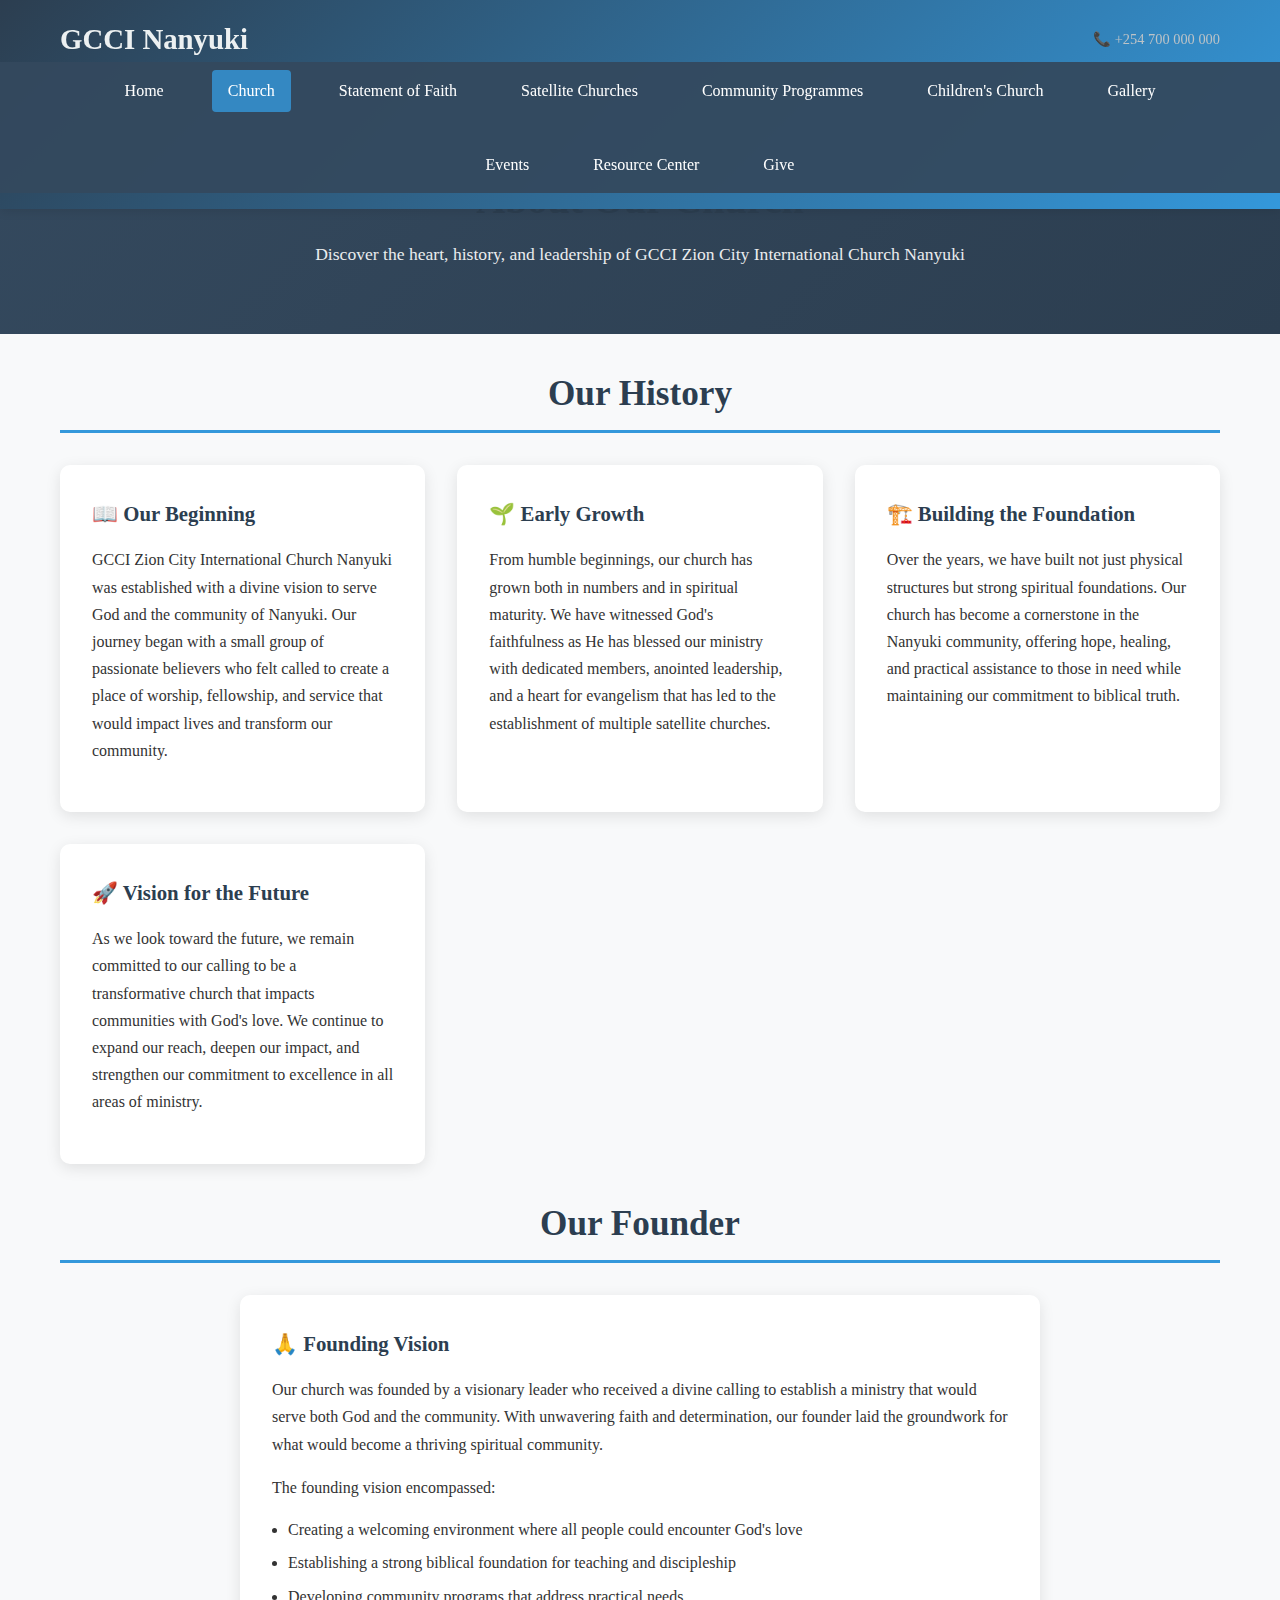
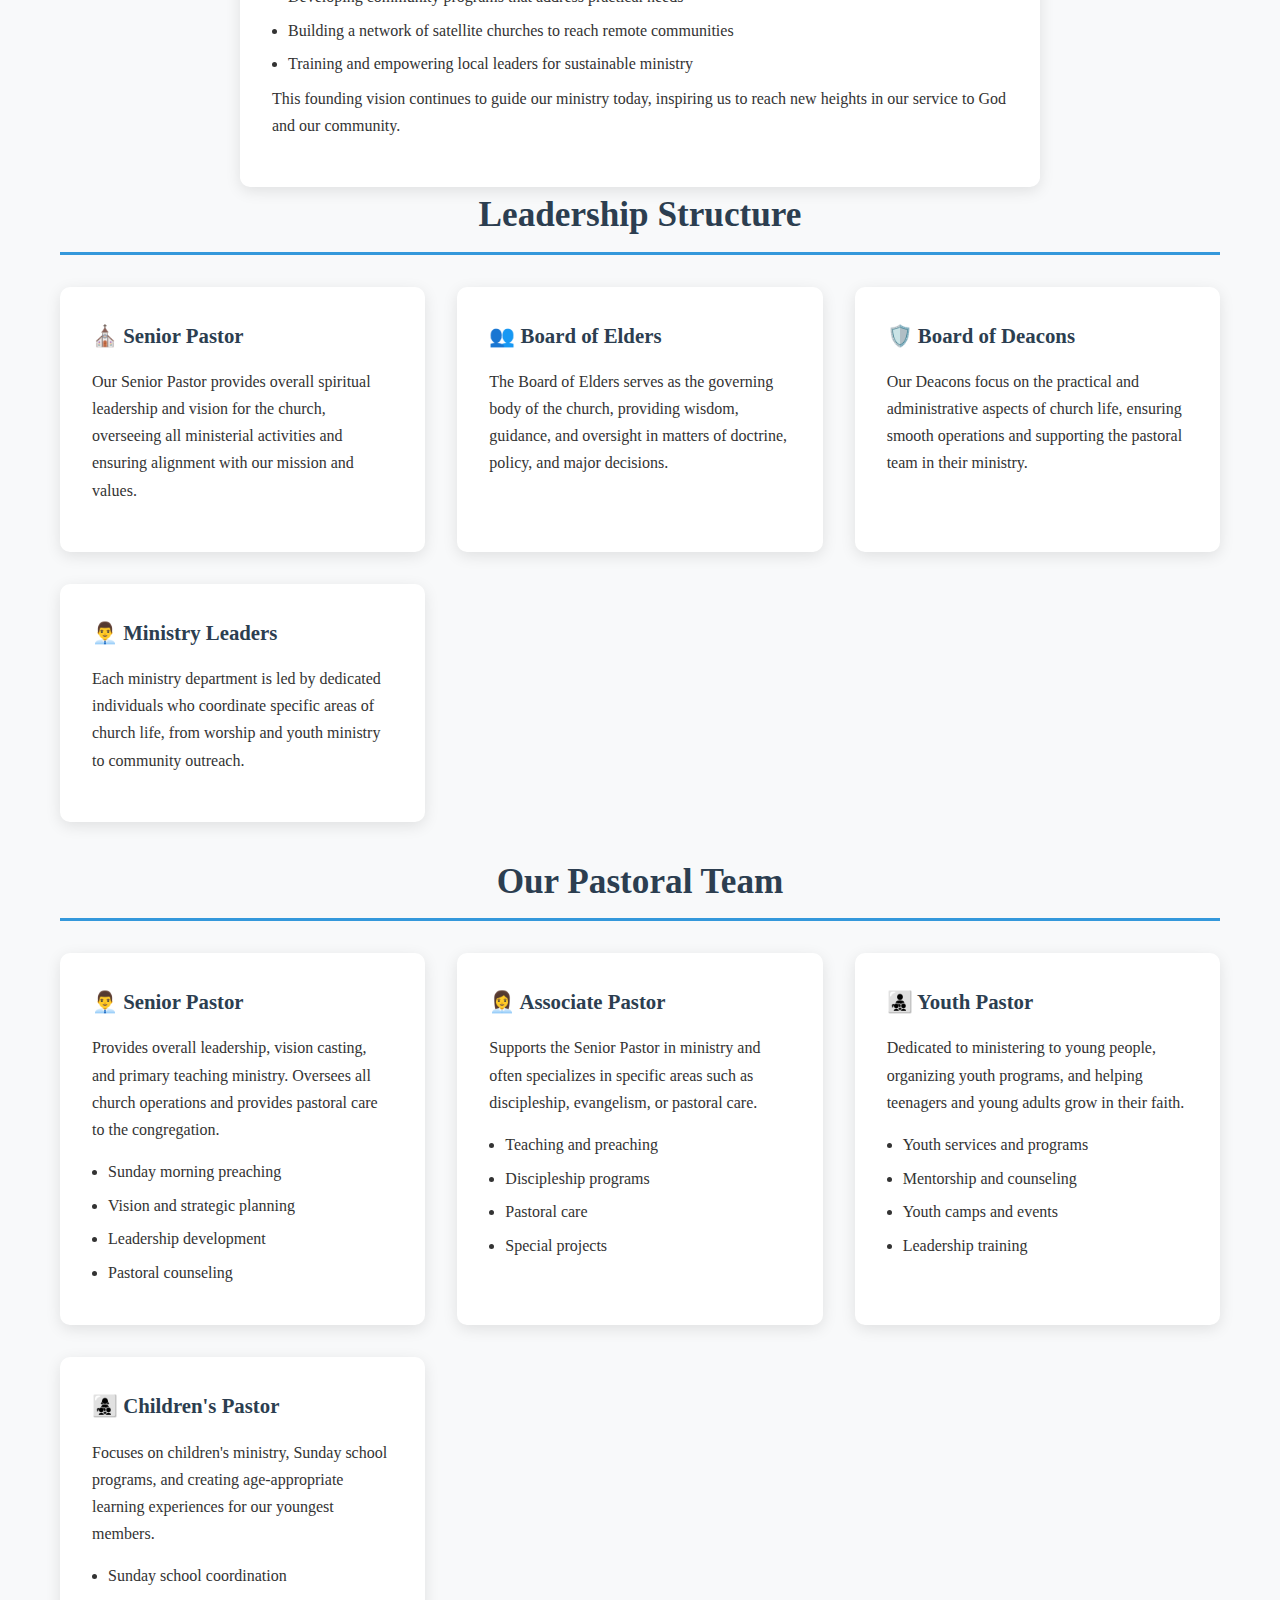
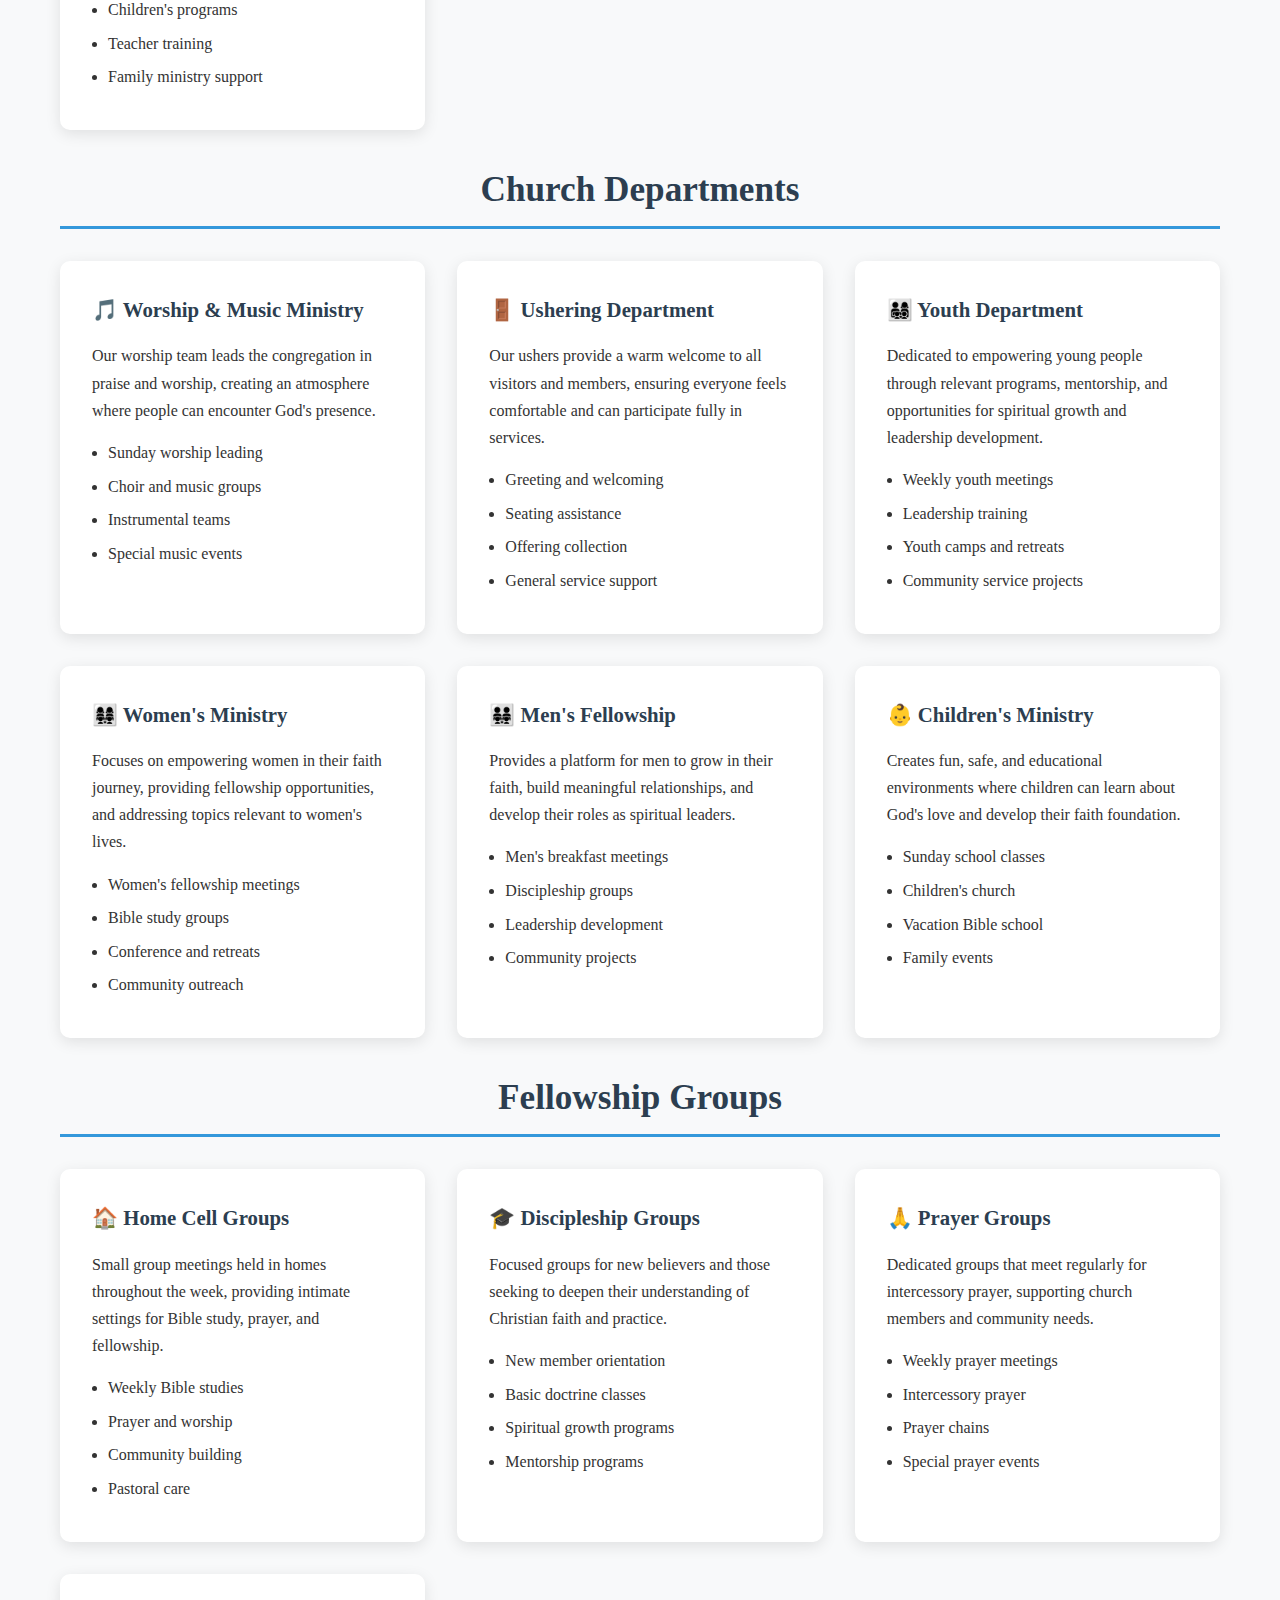
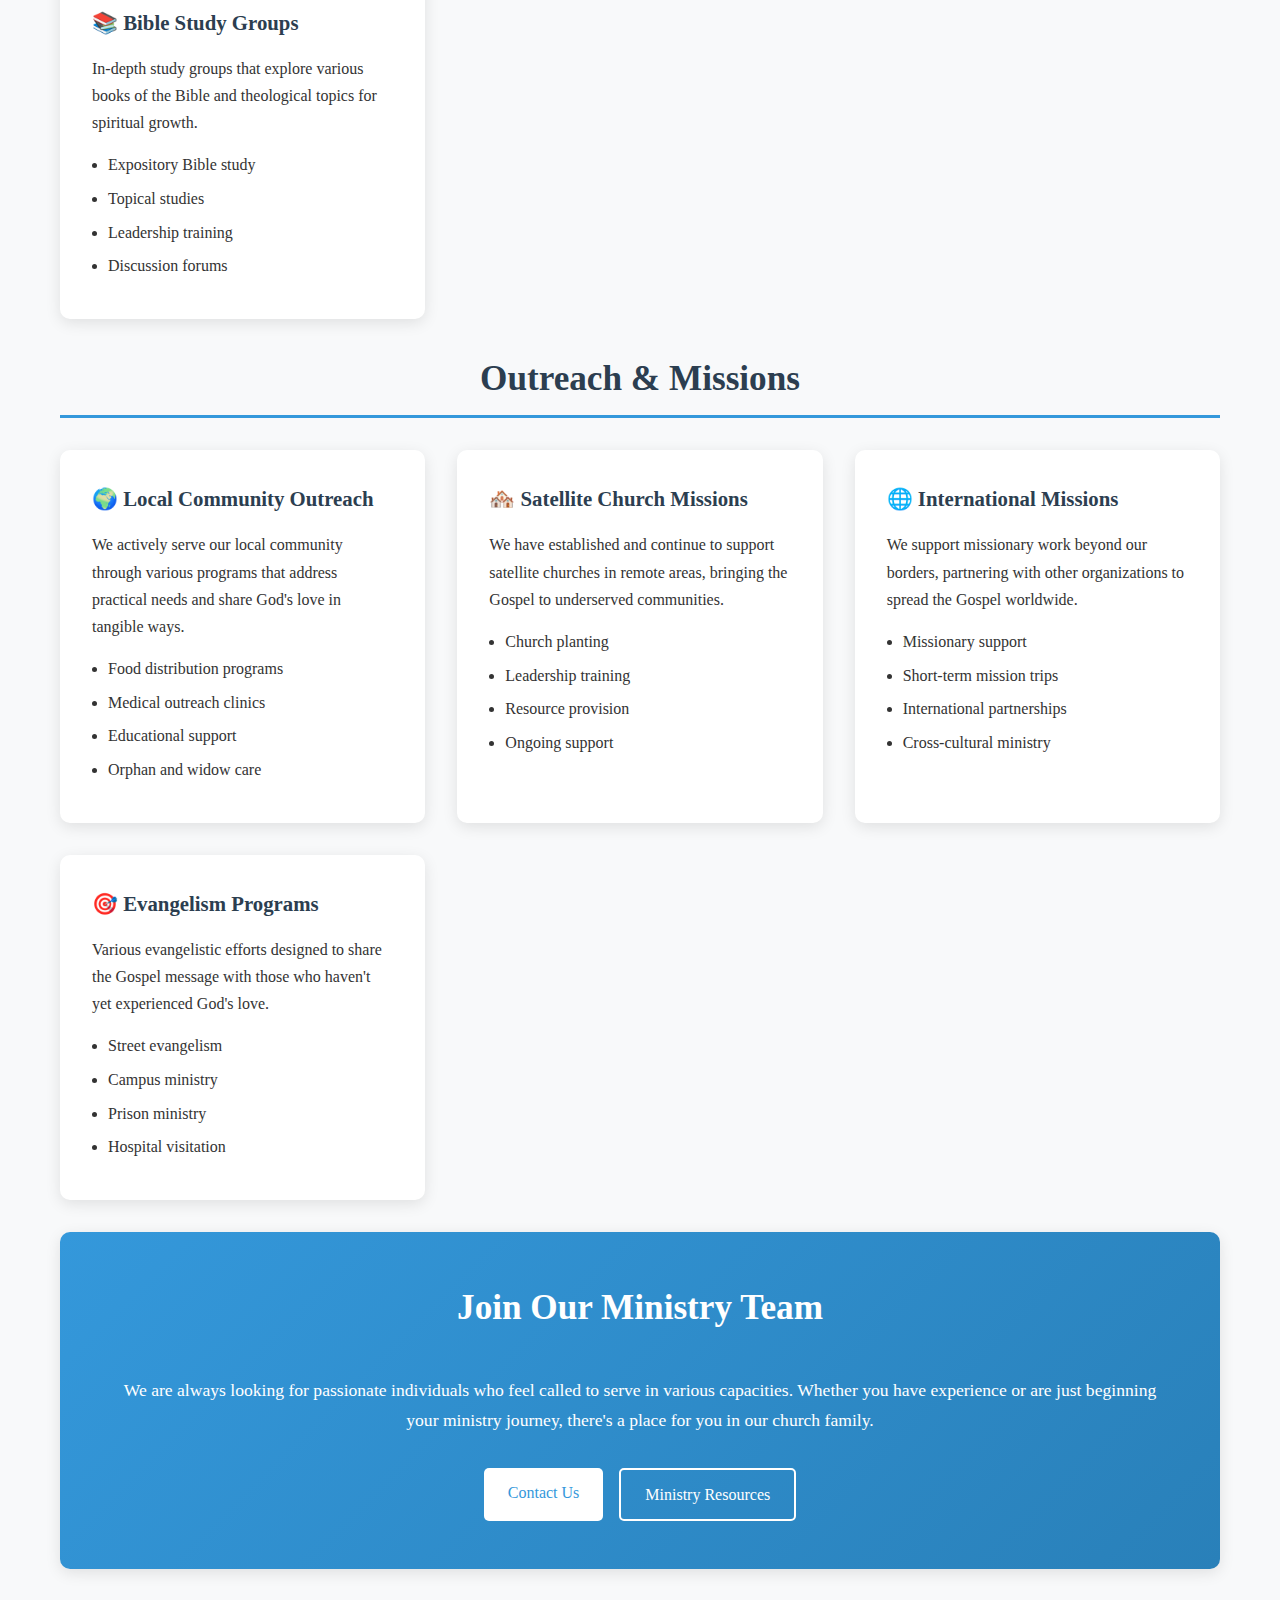
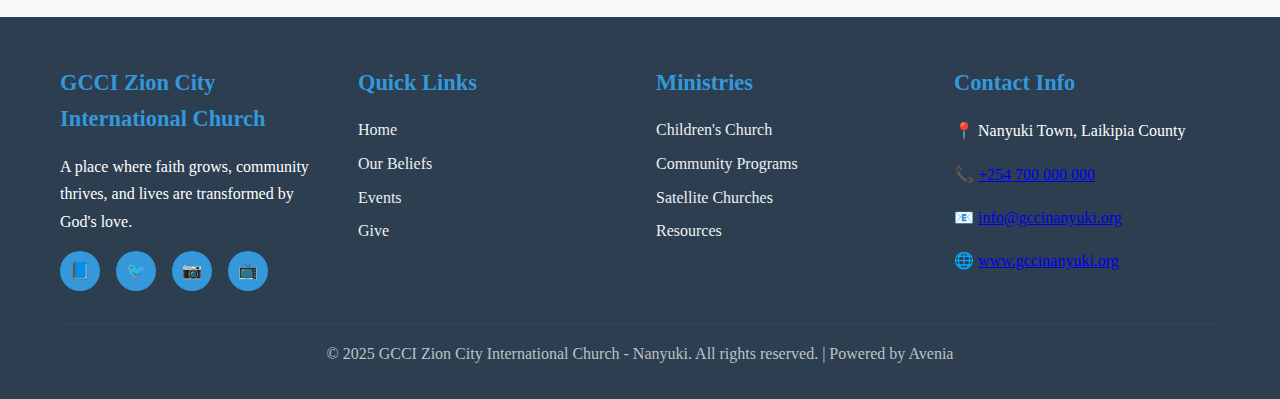
<file: church.html>
<!DOCTYPE html>
<html lang="en">
<head>
    <meta charset="UTF-8">
    <meta name="viewport" content="width=device-width, initial-scale=1.0">
    <meta name="description" content="Learn about GCCI Zion City International Church Nanyuki - our history, leadership, departments, and ministry teams.">
    <meta name="keywords" content="church history, leadership, pastoral team, church departments, GCCI Nanyuki">
    <meta name="author" content="GCCI Zion City International Church Nanyuki">
    
    <!-- Open Graph Meta Tags -->
    <meta property="og:title" content="About Our Church - GCCI Nanyuki">
    <meta property="og:description" content="Learn about our church history, leadership structure, pastoral team, and various departments that serve our community.">
    <meta property="og:type" content="website">
    <meta property="og:url" content="https://www.gccinanyuki.org/church.html">
    
    <!-- Favicon -->
    <link rel="icon" href="favicon.ico" type="image/x-icon">
    
    <!-- Stylesheets -->
    <link rel="stylesheet" href="styles.css">
    
    <title>About Our Church - GCCI Zion City International Church Nanyuki</title>
</head>
<body>
    <!-- Header -->
    <header>
        <div class="container">
            <div class="header-content">
                <div class="logo">
                    <a href="index.html">GCCI Nanyuki</a>
                </div>
                <div class="contact-quick">
                    <span>📞 +254 700 000 000</span>
                </div>
            </div>
        </div>
        
        <!-- Navigation -->
        <nav>
            <div class="container">
                <div class="nav-container">
                    <div class="menu-toggle" aria-label="Toggle navigation menu">
                        <span></span>
                        <span></span>
                        <span></span>
                    </div>
                    <ul class="nav-menu">
                        <li><a href="index.html">Home</a></li>
                        <li><a href="church.html">Church</a></li>
                        <li><a href="statement-of-faith.html">Statement of Faith</a></li>
                        <li><a href="satellite-churches.html">Satellite Churches</a></li>
                        <li><a href="community-programmes.html">Community Programmes</a></li>
                        <li><a href="childrens-church.html">Children's Church</a></li>
                        <li><a href="gallery.html">Gallery</a></li>
                        <li><a href="events.html">Events</a></li>
                        <li><a href="resources.html">Resource Center</a></li>
                        <li><a href="give.html">Give</a></li>
                    </ul>
                </div>
            </div>
        </nav>
    </header>

    <!-- Main Content -->
    <main>
        <!-- Page Header -->
        <section class="page-header">
            <div class="container">
                <h1>About Our Church</h1>
                <p>Discover the heart, history, and leadership of GCCI Zion City International Church Nanyuki</p>
            </div>
        </section>

        <div class="container">
            <!-- Church History Section -->
            <section class="church-history">
                <h2>Our History</h2>
                <div class="cards-grid">
                    <div class="card">
                        <h4>📖 Our Beginning</h4>
                        <p>GCCI Zion City International Church Nanyuki was established with a divine vision to serve God and the community of Nanyuki. Our journey began with a small group of passionate believers who felt called to create a place of worship, fellowship, and service that would impact lives and transform our community.</p>
                    </div>
                    
                    <div class="card">
                        <h4>🌱 Early Growth</h4>
                        <p>From humble beginnings, our church has grown both in numbers and in spiritual maturity. We have witnessed God's faithfulness as He has blessed our ministry with dedicated members, anointed leadership, and a heart for evangelism that has led to the establishment of multiple satellite churches.</p>
                    </div>
                    
                    <div class="card">
                        <h4>🏗️ Building the Foundation</h4>
                        <p>Over the years, we have built not just physical structures but strong spiritual foundations. Our church has become a cornerstone in the Nanyuki community, offering hope, healing, and practical assistance to those in need while maintaining our commitment to biblical truth.</p>
                    </div>
                    
                    <div class="card">
                        <h4>🚀 Vision for the Future</h4>
                        <p>As we look toward the future, we remain committed to our calling to be a transformative church that impacts communities with God's love. We continue to expand our reach, deepen our impact, and strengthen our commitment to excellence in all areas of ministry.</p>
                    </div>
                </div>
            </section>

            <!-- Founder Section -->
            <section class="founder-section">
                <h2>Our Founder</h2>
                <div class="card" style="max-width: 800px; margin: 0 auto;">
                    <h4>🙏 Founding Vision</h4>
                    <p>Our church was founded by a visionary leader who received a divine calling to establish a ministry that would serve both God and the community. With unwavering faith and determination, our founder laid the groundwork for what would become a thriving spiritual community.</p>
                    
                    <p>The founding vision encompassed:</p>
                    <ul>
                        <li>Creating a welcoming environment where all people could encounter God's love</li>
                        <li>Establishing a strong biblical foundation for teaching and discipleship</li>
                        <li>Developing community programs that address practical needs</li>
                        <li>Building a network of satellite churches to reach remote communities</li>
                        <li>Training and empowering local leaders for sustainable ministry</li>
                    </ul>
                    
                    <p>This founding vision continues to guide our ministry today, inspiring us to reach new heights in our service to God and our community.</p>
                </div>
            </section>

            <!-- Leadership Structure -->
            <section class="leadership-structure">
                <h2>Leadership Structure</h2>
                <div class="cards-grid">
                    <div class="card">
                        <h4>⛪ Senior Pastor</h4>
                        <p>Our Senior Pastor provides overall spiritual leadership and vision for the church, overseeing all ministerial activities and ensuring alignment with our mission and values.</p>
                    </div>
                    
                    <div class="card">
                        <h4>👥 Board of Elders</h4>
                        <p>The Board of Elders serves as the governing body of the church, providing wisdom, guidance, and oversight in matters of doctrine, policy, and major decisions.</p>
                    </div>
                    
                    <div class="card">
                        <h4>🛡️ Board of Deacons</h4>
                        <p>Our Deacons focus on the practical and administrative aspects of church life, ensuring smooth operations and supporting the pastoral team in their ministry.</p>
                    </div>
                    
                    <div class="card">
                        <h4>👨‍💼 Ministry Leaders</h4>
                        <p>Each ministry department is led by dedicated individuals who coordinate specific areas of church life, from worship and youth ministry to community outreach.</p>
                    </div>
                </div>
            </section>

            <!-- Pastoral Team -->
            <section class="pastoral-team">
                <h2>Our Pastoral Team</h2>
                <div class="cards-grid">
                    <div class="card">
                        <h4>👨‍💼 Senior Pastor</h4>
                        <p>Provides overall leadership, vision casting, and primary teaching ministry. Oversees all church operations and provides pastoral care to the congregation.</p>
                        <ul>
                            <li>Sunday morning preaching</li>
                            <li>Vision and strategic planning</li>
                            <li>Leadership development</li>
                            <li>Pastoral counseling</li>
                        </ul>
                    </div>
                    
                    <div class="card">
                        <h4>👩‍💼 Associate Pastor</h4>
                        <p>Supports the Senior Pastor in ministry and often specializes in specific areas such as discipleship, evangelism, or pastoral care.</p>
                        <ul>
                            <li>Teaching and preaching</li>
                            <li>Discipleship programs</li>
                            <li>Pastoral care</li>
                            <li>Special projects</li>
                        </ul>
                    </div>
                    
                    <div class="card">
                        <h4>👨‍👧‍👦 Youth Pastor</h4>
                        <p>Dedicated to ministering to young people, organizing youth programs, and helping teenagers and young adults grow in their faith.</p>
                        <ul>
                            <li>Youth services and programs</li>
                            <li>Mentorship and counseling</li>
                            <li>Youth camps and events</li>
                            <li>Leadership training</li>
                        </ul>
                    </div>
                    
                    <div class="card">
                        <h4>👩‍👧‍👦 Children's Pastor</h4>
                        <p>Focuses on children's ministry, Sunday school programs, and creating age-appropriate learning experiences for our youngest members.</p>
                        <ul>
                            <li>Sunday school coordination</li>
                            <li>Children's programs</li>
                            <li>Teacher training</li>
                            <li>Family ministry support</li>
                        </ul>
                    </div>
                </div>
            </section>

            <!-- Church Departments -->
            <section class="church-departments">
                <h2>Church Departments</h2>
                <div class="cards-grid">
                    <div class="card">
                        <h4>🎵 Worship & Music Ministry</h4>
                        <p>Our worship team leads the congregation in praise and worship, creating an atmosphere where people can encounter God's presence.</p>
                        <ul>
                            <li>Sunday worship leading</li>
                            <li>Choir and music groups</li>
                            <li>Instrumental teams</li>
                            <li>Special music events</li>
                        </ul>
                    </div>
                    
                    <div class="card">
                        <h4>🚪 Ushering Department</h4>
                        <p>Our ushers provide a warm welcome to all visitors and members, ensuring everyone feels comfortable and can participate fully in services.</p>
                        <ul>
                            <li>Greeting and welcoming</li>
                            <li>Seating assistance</li>
                            <li>Offering collection</li>
                            <li>General service support</li>
                        </ul>
                    </div>
                    
                    <div class="card">
                        <h4>👨‍👩‍👧‍👦 Youth Department</h4>
                        <p>Dedicated to empowering young people through relevant programs, mentorship, and opportunities for spiritual growth and leadership development.</p>
                        <ul>
                            <li>Weekly youth meetings</li>
                            <li>Leadership training</li>
                            <li>Youth camps and retreats</li>
                            <li>Community service projects</li>
                        </ul>
                    </div>
                    
                    <div class="card">
                        <h4>👩‍👩‍👧‍👧 Women's Ministry</h4>
                        <p>Focuses on empowering women in their faith journey, providing fellowship opportunities, and addressing topics relevant to women's lives.</p>
                        <ul>
                            <li>Women's fellowship meetings</li>
                            <li>Bible study groups</li>
                            <li>Conference and retreats</li>
                            <li>Community outreach</li>
                        </ul>
                    </div>
                    
                    <div class="card">
                        <h4>👨‍👨‍👧‍👧 Men's Fellowship</h4>
                        <p>Provides a platform for men to grow in their faith, build meaningful relationships, and develop their roles as spiritual leaders.</p>
                        <ul>
                            <li>Men's breakfast meetings</li>
                            <li>Discipleship groups</li>
                            <li>Leadership development</li>
                            <li>Community projects</li>
                        </ul>
                    </div>
                    
                    <div class="card">
                        <h4>👶 Children's Ministry</h4>
                        <p>Creates fun, safe, and educational environments where children can learn about God's love and develop their faith foundation.</p>
                        <ul>
                            <li>Sunday school classes</li>
                            <li>Children's church</li>
                            <li>Vacation Bible school</li>
                            <li>Family events</li>
                        </ul>
                    </div>
                </div>
            </section>

            <!-- Fellowship Groups -->
            <section class="fellowship-groups">
                <h2>Fellowship Groups</h2>
                <div class="cards-grid">
                    <div class="card">
                        <h4>🏠 Home Cell Groups</h4>
                        <p>Small group meetings held in homes throughout the week, providing intimate settings for Bible study, prayer, and fellowship.</p>
                        <ul>
                            <li>Weekly Bible studies</li>
                            <li>Prayer and worship</li>
                            <li>Community building</li>
                            <li>Pastoral care</li>
                        </ul>
                    </div>
                    
                    <div class="card">
                        <h4>🎓 Discipleship Groups</h4>
                        <p>Focused groups for new believers and those seeking to deepen their understanding of Christian faith and practice.</p>
                        <ul>
                            <li>New member orientation</li>
                            <li>Basic doctrine classes</li>
                            <li>Spiritual growth programs</li>
                            <li>Mentorship programs</li>
                        </ul>
                    </div>
                    
                    <div class="card">
                        <h4>🙏 Prayer Groups</h4>
                        <p>Dedicated groups that meet regularly for intercessory prayer, supporting church members and community needs.</p>
                        <ul>
                            <li>Weekly prayer meetings</li>
                            <li>Intercessory prayer</li>
                            <li>Prayer chains</li>
                            <li>Special prayer events</li>
                        </ul>
                    </div>
                    
                    <div class="card">
                        <h4>📚 Bible Study Groups</h4>
                        <p>In-depth study groups that explore various books of the Bible and theological topics for spiritual growth.</p>
                        <ul>
                            <li>Expository Bible study</li>
                            <li>Topical studies</li>
                            <li>Leadership training</li>
                            <li>Discussion forums</li>
                        </ul>
                    </div>
                </div>
            </section>

            <!-- Outreach and Missions -->
            <section class="outreach-missions">
                <h2>Outreach & Missions</h2>
                <div class="cards-grid">
                    <div class="card">
                        <h4>🌍 Local Community Outreach</h4>
                        <p>We actively serve our local community through various programs that address practical needs and share God's love in tangible ways.</p>
                        <ul>
                            <li>Food distribution programs</li>
                            <li>Medical outreach clinics</li>
                            <li>Educational support</li>
                            <li>Orphan and widow care</li>
                        </ul>
                    </div>
                    
                    <div class="card">
                        <h4>🏘️ Satellite Church Missions</h4>
                        <p>We have established and continue to support satellite churches in remote areas, bringing the Gospel to underserved communities.</p>
                        <ul>
                            <li>Church planting</li>
                            <li>Leadership training</li>
                            <li>Resource provision</li>
                            <li>Ongoing support</li>
                        </ul>
                    </div>
                    
                    <div class="card">
                        <h4>🌐 International Missions</h4>
                        <p>We support missionary work beyond our borders, partnering with other organizations to spread the Gospel worldwide.</p>
                        <ul>
                            <li>Missionary support</li>
                            <li>Short-term mission trips</li>
                            <li>International partnerships</li>
                            <li>Cross-cultural ministry</li>
                        </ul>
                    </div>
                    
                    <div class="card">
                        <h4>🎯 Evangelism Programs</h4>
                        <p>Various evangelistic efforts designed to share the Gospel message with those who haven't yet experienced God's love.</p>
                        <ul>
                            <li>Street evangelism</li>
                            <li>Campus ministry</li>
                            <li>Prison ministry</li>
                            <li>Hospital visitation</li>
                        </ul>
                    </div>
                </div>
            </section>

            <!-- Join Our Team -->
            <section class="join-team">
                <div class="card" style="background: linear-gradient(135deg, #3498db, #2980b9); color: white; text-align: center; padding: 3rem;">
                    <h2 style="color: white; border: none;">Join Our Ministry Team</h2>
                    <p style="font-size: 1.1rem; margin-bottom: 2rem;">
                        We are always looking for passionate individuals who feel called to serve in various capacities. Whether you have experience or are just beginning your ministry journey, there's a place for you in our church family.
                    </p>
                    <div style="display: flex; gap: 1rem; justify-content: center; flex-wrap: wrap;">
                        <a href="mailto:info@gccinanyuki.org" class="btn" style="background: white; color: #3498db;">Contact Us</a>
                        <a href="resources.html" class="btn btn-outline" style="border-color: white; color: white;">Ministry Resources</a>
                    </div>
                </div>
            </section>
        </div>
    </main>

    <!-- Footer -->
    <footer>
        <div class="container">
            <div class="footer-content">
                <div class="footer-section">
                    <h4>GCCI Zion City International Church</h4>
                    <p>A place where faith grows, community thrives, and lives are transformed by God's love.</p>
                    <div class="social-links">
                        <a href="#" title="Facebook" aria-label="Facebook">📘</a>
                        <a href="#" title="Twitter" aria-label="Twitter">🐦</a>
                        <a href="#" title="Instagram" aria-label="Instagram">📷</a>
                        <a href="#" title="YouTube" aria-label="YouTube">📺</a>
                    </div>
                </div>
                
                <div class="footer-section">
                    <h4>Quick Links</h4>
                    <ul>
                        <li><a href="index.html">Home</a></li>
                        <li><a href="statement-of-faith.html">Our Beliefs</a></li>
                        <li><a href="events.html">Events</a></li>
                        <li><a href="give.html">Give</a></li>
                    </ul>
                </div>
                
                <div class="footer-section">
                    <h4>Ministries</h4>
                    <ul>
                        <li><a href="childrens-church.html">Children's Church</a></li>
                        <li><a href="community-programmes.html">Community Programs</a></li>
                        <li><a href="satellite-churches.html">Satellite Churches</a></li>
                        <li><a href="resources.html">Resources</a></li>
                    </ul>
                </div>
                
                <div class="footer-section">
                    <h4>Contact Info</h4>
                    <p>📍 Nanyuki Town, Laikipia County</p>
                    <p>📞 <a href="tel:+254700000000">+254 700 000 000</a></p>
                    <p>📧 <a href="mailto:info@gccinanyuki.org">info@gccinanyuki.org</a></p>
                    <p>🌐 <a href="https://www.gccinanyuki.org">www.gccinanyuki.org</a></p>
                </div>
            </div>
            
            <div class="footer-bottom">
                <p>&copy; 2025 GCCI Zion City International Church - Nanyuki. All rights reserved. | Powered by Avenia</p>
            </div>
        </div>
    </footer>

    <!-- JavaScript -->
    <script src="script.js"></script>
</body>
</html>
</file>
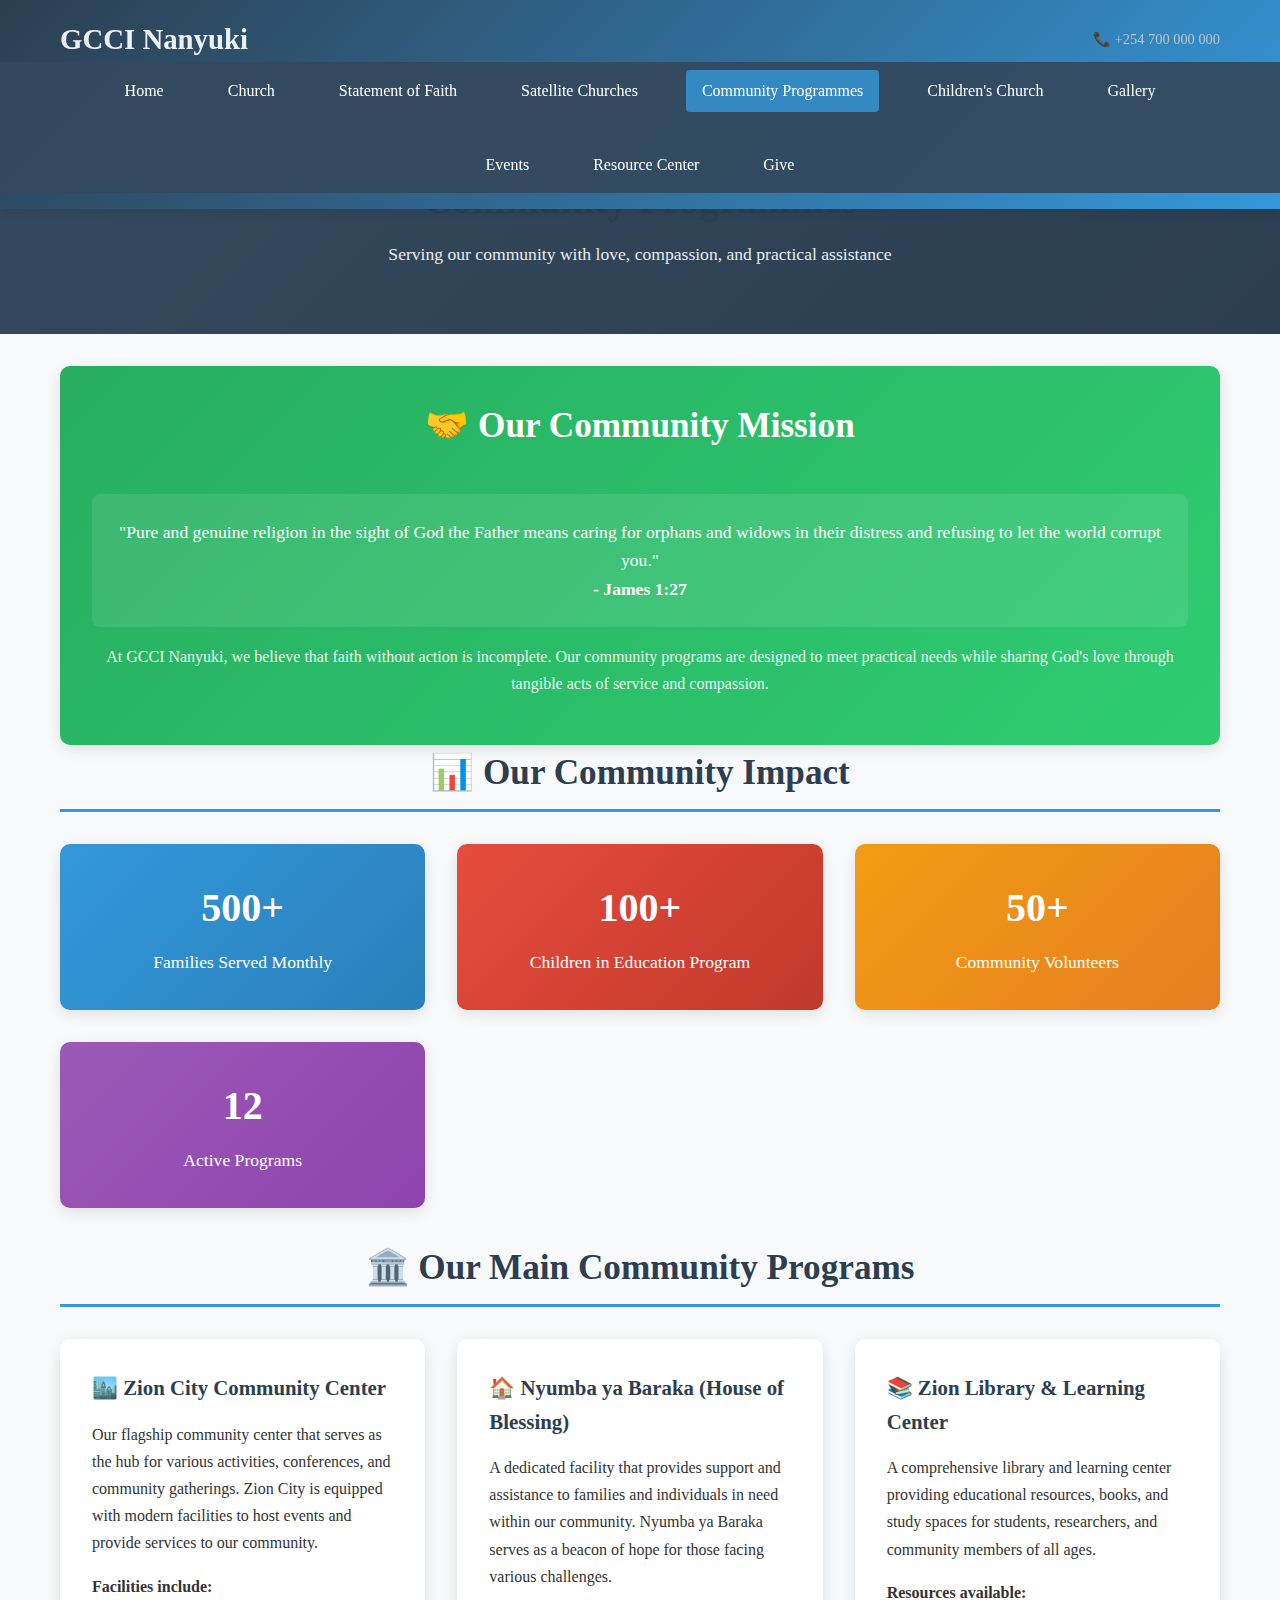
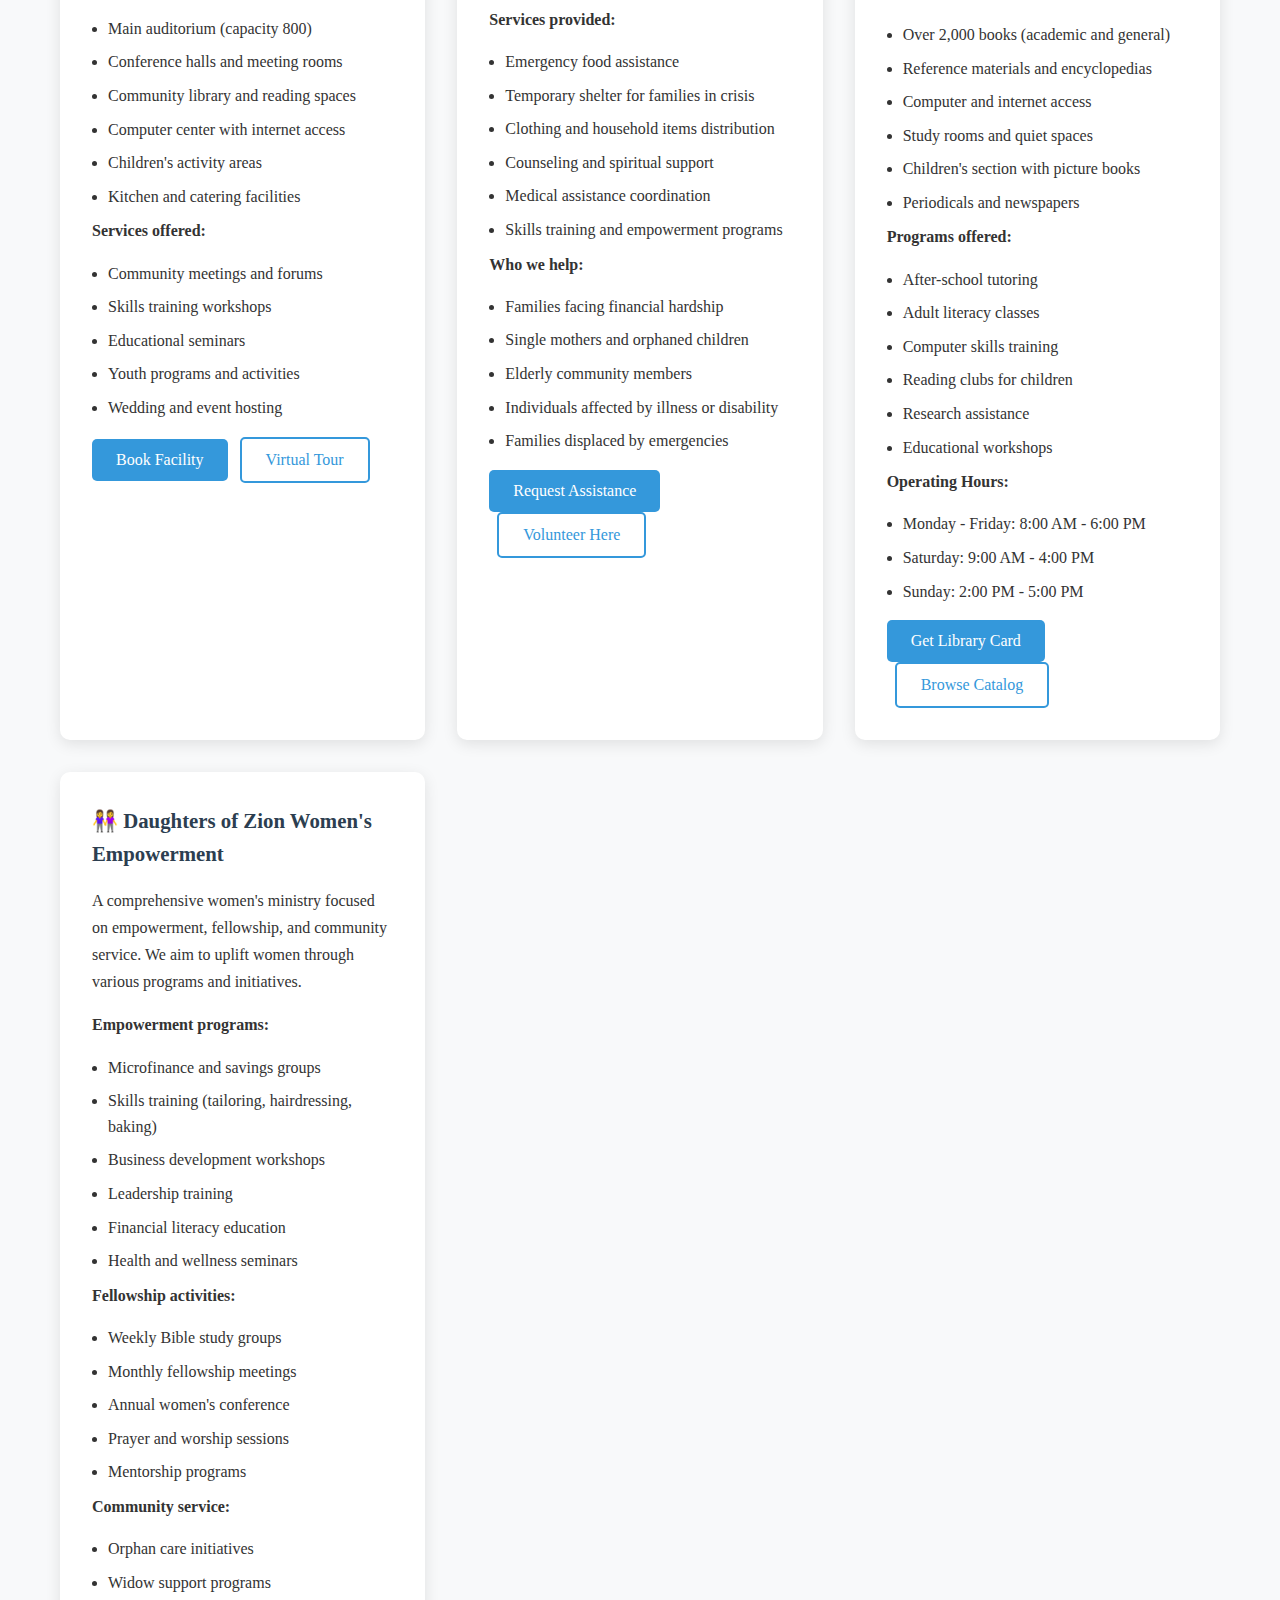
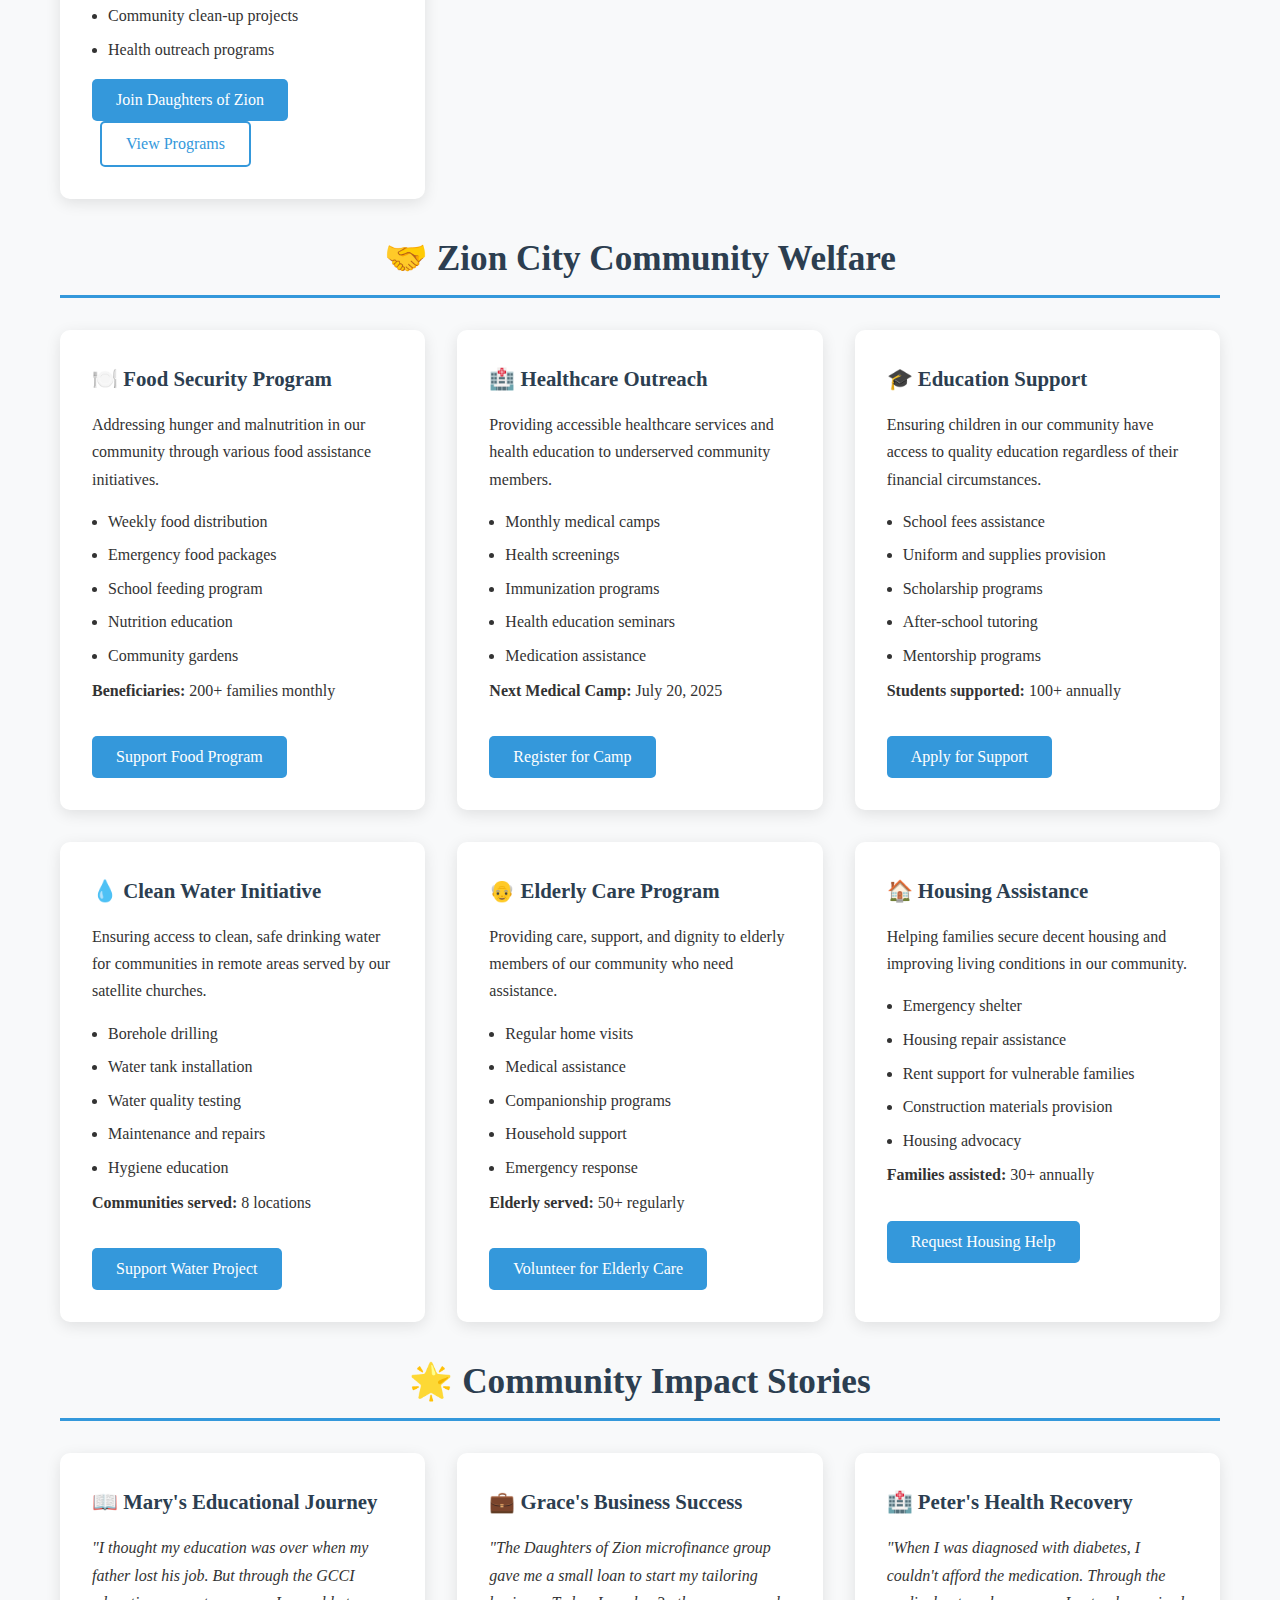
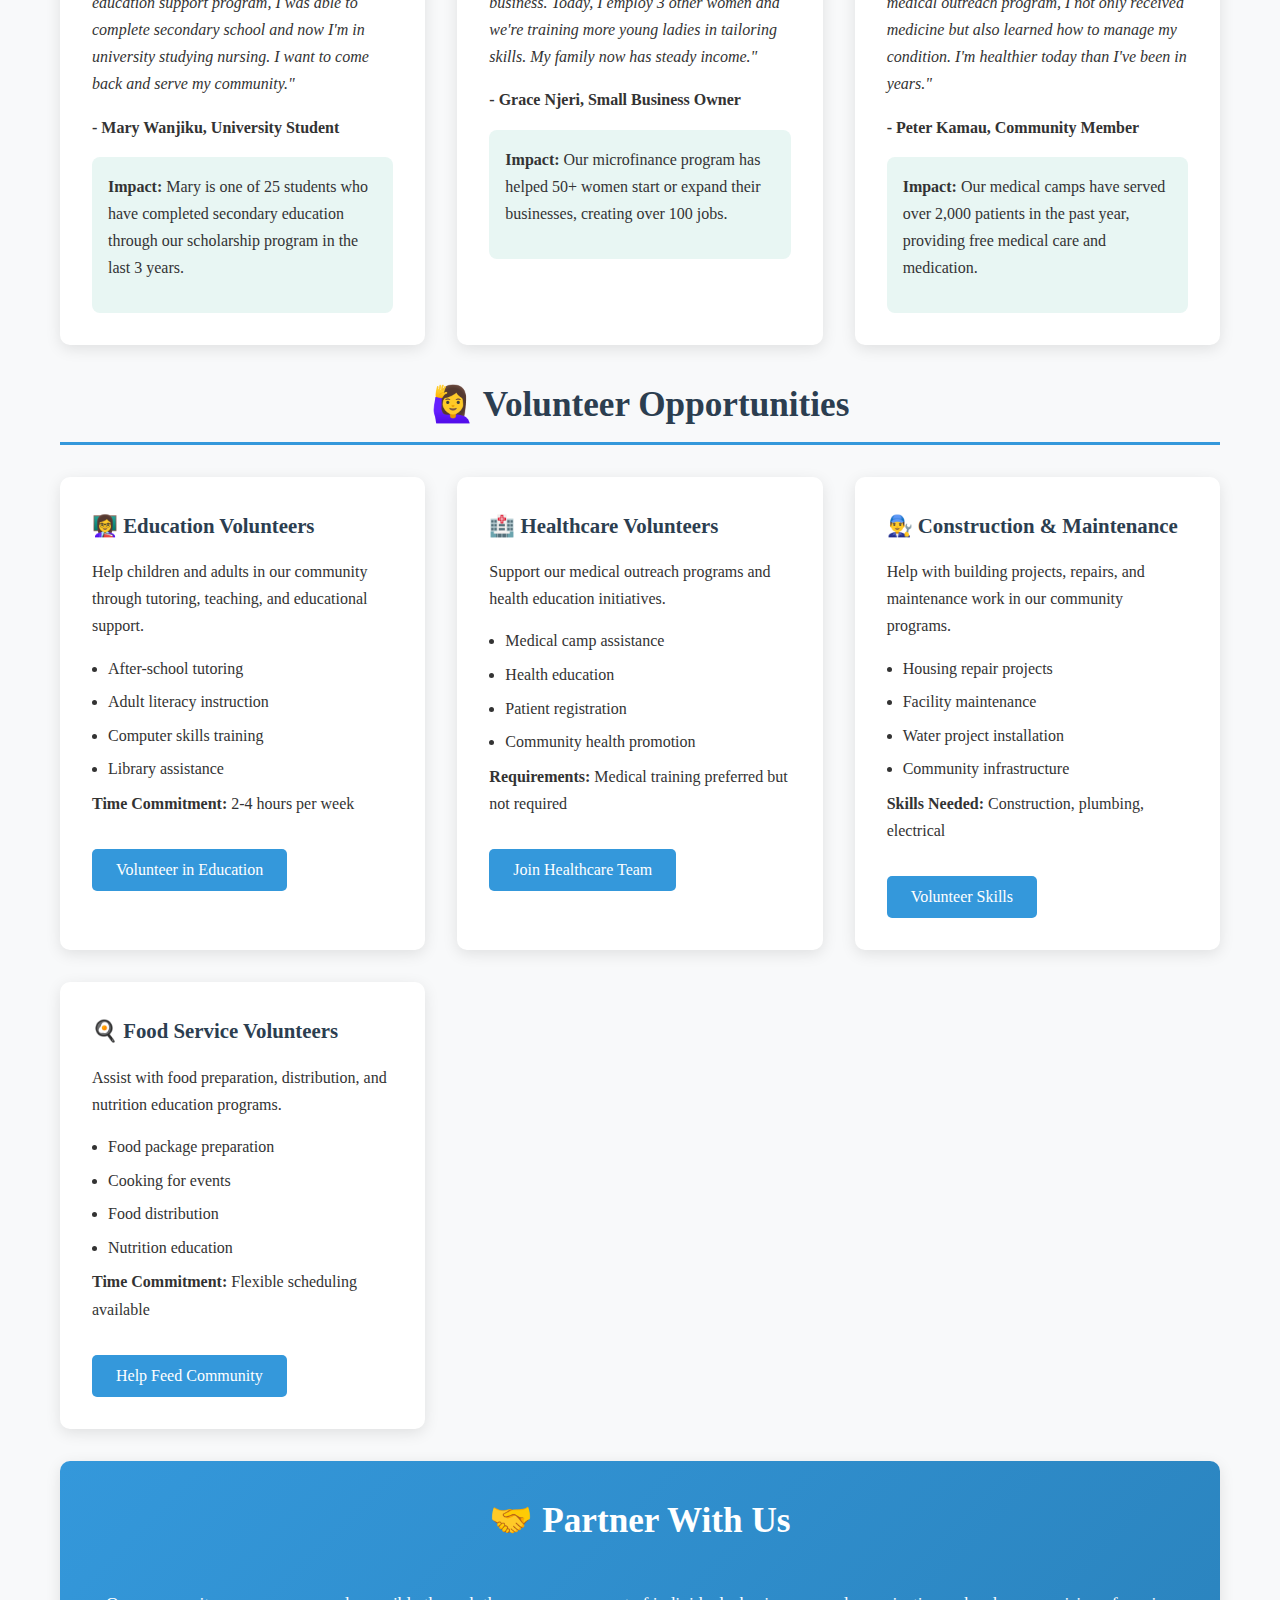
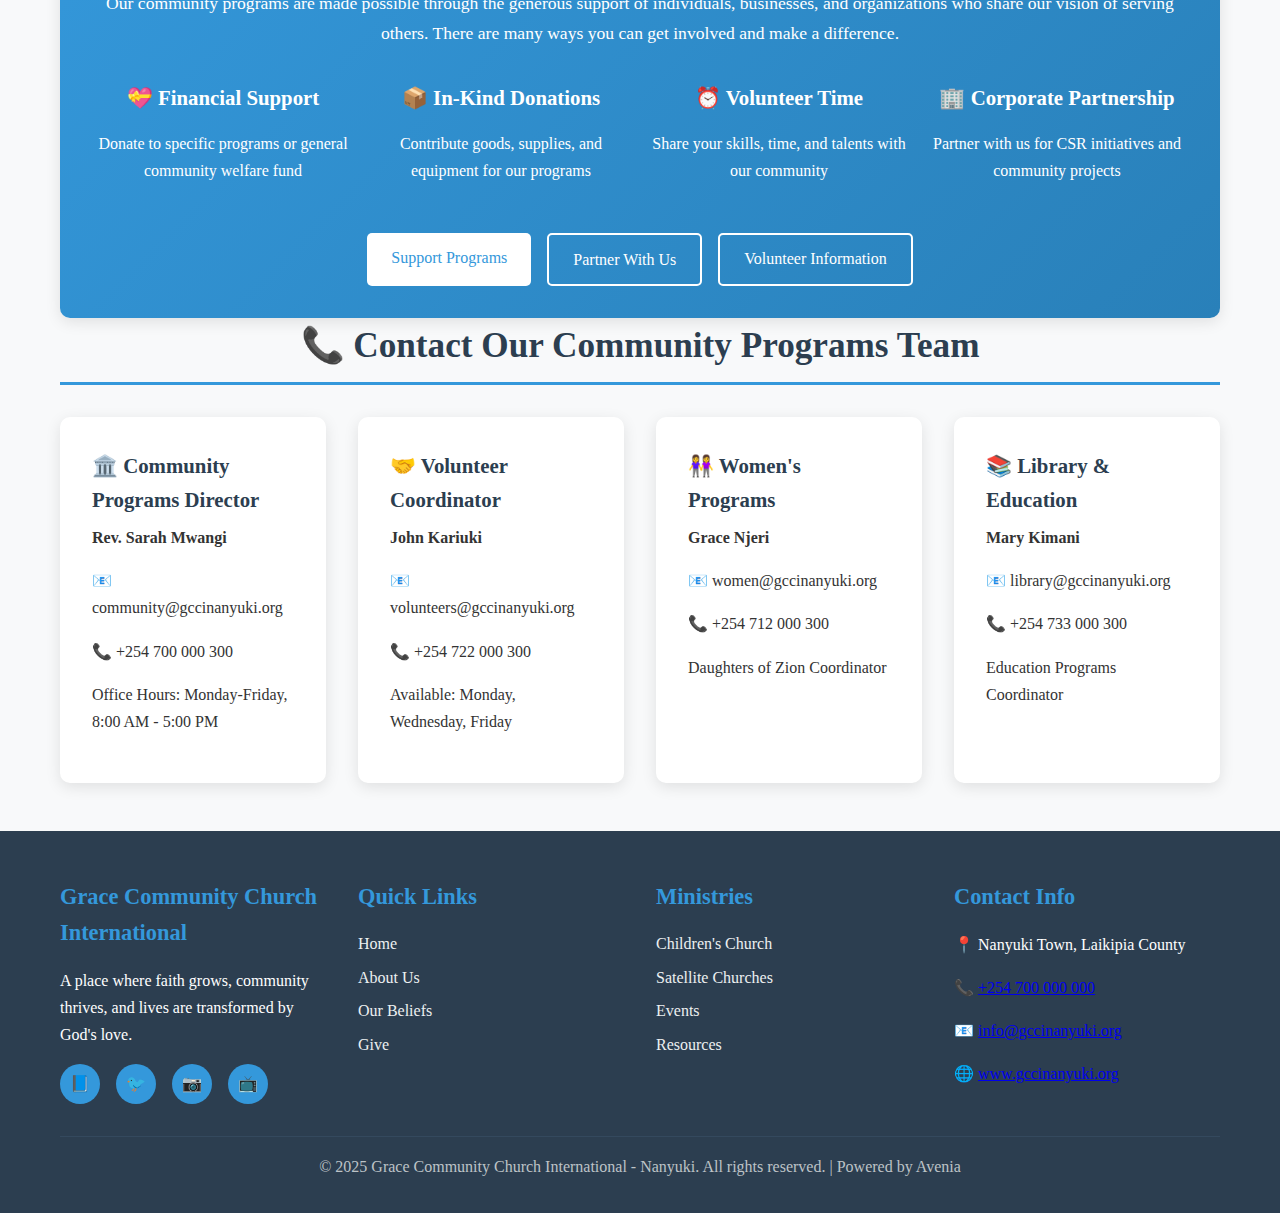
<file: community-programmes.html>
<!DOCTYPE html>
<html lang="en">
<head>
    <meta charset="UTF-8">
    <meta name="viewport" content="width=device-width, initial-scale=1.0">
    <meta name="description" content="Explore community programs at GCCI Nanyuki - Zion City, Nyumba ya Baraka, Zion Library, community welfare, and outreach initiatives.">
    <meta name="keywords" content="community programs, Zion City, Nyumba ya Baraka, community welfare, outreach, GCCI Nanyuki">
    <meta name="author" content="Grace Community Church International Nanyuki">
    
    <!-- Open Graph Meta Tags -->
    <meta property="og:title" content="Community Programs - GCCI Nanyuki">
    <meta property="og:description" content="Discover how we serve our community through various programs, welfare initiatives, and outreach efforts.">
    <meta property="og:type" content="website">
    <meta property="og:url" content="https://www.gccinanyuki.org/community-programmes.html">
    
    <!-- Favicon -->
    <link rel="icon" href="favicon.ico" type="image/x-icon">
    
    <!-- Stylesheets -->
    <link rel="stylesheet" href="styles.css">
    
    <title>Community Programs - Grace Community Church International Nanyuki</title>
</head>
<body>
    <!-- Header -->
    <header>
        <div class="container">
            <div class="header-content">
                <div class="logo">
                    <a href="index.html">GCCI Nanyuki</a>
                </div>
                <div class="contact-quick">
                    <span>📞 +254 700 000 000</span>
                </div>
            </div>
        </div>
        
        <!-- Navigation -->
        <nav>
            <div class="container">
                <div class="nav-container">
                    <div class="menu-toggle" aria-label="Toggle navigation menu">
                        <span></span>
                        <span></span>
                        <span></span>
                    </div>
                    <ul class="nav-menu">
                        <li><a href="index.html">Home</a></li>
                        <li><a href="church.html">Church</a></li>
                        <li><a href="statement-of-faith.html">Statement of Faith</a></li>
                        <li><a href="satellite-churches.html">Satellite Churches</a></li>
                        <li><a href="community-programmes.html">Community Programmes</a></li>
                        <li><a href="childrens-church.html">Children's Church</a></li>
                        <li><a href="gallery.html">Gallery</a></li>
                        <li><a href="events.html">Events</a></li>
                        <li><a href="resources.html">Resource Center</a></li>
                        <li><a href="give.html">Give</a></li>
                    </ul>
                </div>
            </div>
        </nav>
    </header>

    <!-- Main Content -->
    <main>
        <!-- Page Header -->
        <section class="page-header">
            <div class="container">
                <h1>Community Programmes</h1>
                <p>Serving our community with love, compassion, and practical assistance</p>
            </div>
        </section>

        <div class="container">
            <!-- Mission Statement -->
            <section class="mission-statement">
                <div class="card" style="text-align: center; background: linear-gradient(135deg, #27ae60, #2ecc71); color: white;">
                    <h2 style="color: white; border: none;">🤝 Our Community Mission</h2>
                    <blockquote style="background: rgba(255,255,255,0.1); padding: 1.5rem; border-radius: 8px; margin: 1rem 0; font-size: 1.1rem;">
                        "Pure and genuine religion in the sight of God the Father means caring for orphans and widows in their distress and refusing to let the world corrupt you."
                        <br><strong>- James 1:27</strong>
                    </blockquote>
                    <p style="font-size: 1rem; opacity: 0.9;">
                        At GCCI Nanyuki, we believe that faith without action is incomplete. Our community programs are designed to 
                        meet practical needs while sharing God's love through tangible acts of service and compassion.
                    </p>
                </div>
            </section>

            <!-- Program Statistics -->
            <section class="program-statistics">
                <h2>📊 Our Community Impact</h2>
                <div class="cards-grid">
                    <div class="card" style="text-align: center; background: linear-gradient(135deg, #3498db, #2980b9); color: white;">
                        <h4 style="color: white; font-size: 2.5rem; margin-bottom: 0.5rem;">500+</h4>
                        <p style="margin: 0; font-size: 1.1rem;">Families Served Monthly</p>
                    </div>
                    <div class="card" style="text-align: center; background: linear-gradient(135deg, #e74c3c, #c0392b); color: white;">
                        <h4 style="color: white; font-size: 2.5rem; margin-bottom: 0.5rem;">100+</h4>
                        <p style="margin: 0; font-size: 1.1rem;">Children in Education Program</p>
                    </div>
                    <div class="card" style="text-align: center; background: linear-gradient(135deg, #f39c12, #e67e22); color: white;">
                        <h4 style="color: white; font-size: 2.5rem; margin-bottom: 0.5rem;">50+</h4>
                        <p style="margin: 0; font-size: 1.1rem;">Community Volunteers</p>
                    </div>
                    <div class="card" style="text-align: center; background: linear-gradient(135deg, #9b59b6, #8e44ad); color: white;">
                        <h4 style="color: white; font-size: 2.5rem; margin-bottom: 0.5rem;">12</h4>
                        <p style="margin: 0; font-size: 1.1rem;">Active Programs</p>
                    </div>
                </div>
            </section>

            <!-- Main Programs -->
            <section class="main-programs">
                <h2>🏛️ Our Main Community Programs</h2>
                <div class="cards-grid">
                    <div class="card">
                        <h4>🏙️ Zion City Community Center</h4>
                        <p>Our flagship community center that serves as the hub for various activities, conferences, and community gatherings. Zion City is equipped with modern facilities to host events and provide services to our community.</p>
                        <p><strong>Facilities include:</strong></p>
                        <ul>
                            <li>Main auditorium (capacity 800)</li>
                            <li>Conference halls and meeting rooms</li>
                            <li>Community library and reading spaces</li>
                            <li>Computer center with internet access</li>
                            <li>Children's activity areas</li>
                            <li>Kitchen and catering facilities</li>
                        </ul>
                        <p><strong>Services offered:</strong></p>
                        <ul>
                            <li>Community meetings and forums</li>
                            <li>Skills training workshops</li>
                            <li>Educational seminars</li>
                            <li>Youth programs and activities</li>
                            <li>Wedding and event hosting</li>
                        </ul>
                        <div style="margin-top: 1rem;">
                            <button class="btn">Book Facility</button>
                            <button class="btn btn-outline" style="margin-left: 0.5rem;">Virtual Tour</button>
                        </div>
                    </div>
                    
                    <div class="card">
                        <h4>🏠 Nyumba ya Baraka (House of Blessing)</h4>
                        <p>A dedicated facility that provides support and assistance to families and individuals in need within our community. Nyumba ya Baraka serves as a beacon of hope for those facing various challenges.</p>
                        <p><strong>Services provided:</strong></p>
                        <ul>
                            <li>Emergency food assistance</li>
                            <li>Temporary shelter for families in crisis</li>
                            <li>Clothing and household items distribution</li>
                            <li>Counseling and spiritual support</li>
                            <li>Medical assistance coordination</li>
                            <li>Skills training and empowerment programs</li>
                        </ul>
                        <p><strong>Who we help:</strong></p>
                        <ul>
                            <li>Families facing financial hardship</li>
                            <li>Single mothers and orphaned children</li>
                            <li>Elderly community members</li>
                            <li>Individuals affected by illness or disability</li>
                            <li>Families displaced by emergencies</li>
                        </ul>
                        <div style="margin-top: 1rem;">
                            <button class="btn">Request Assistance</button>
                            <button class="btn btn-outline" style="margin-left: 0.5rem;">Volunteer Here</button>
                        </div>
                    </div>
                    
                    <div class="card">
                        <h4>📚 Zion Library & Learning Center</h4>
                        <p>A comprehensive library and learning center providing educational resources, books, and study spaces for students, researchers, and community members of all ages.</p>
                        <p><strong>Resources available:</strong></p>
                        <ul>
                            <li>Over 2,000 books (academic and general)</li>
                            <li>Reference materials and encyclopedias</li>
                            <li>Computer and internet access</li>
                            <li>Study rooms and quiet spaces</li>
                            <li>Children's section with picture books</li>
                            <li>Periodicals and newspapers</li>
                        </ul>
                        <p><strong>Programs offered:</strong></p>
                        <ul>
                            <li>After-school tutoring</li>
                            <li>Adult literacy classes</li>
                            <li>Computer skills training</li>
                            <li>Reading clubs for children</li>
                            <li>Research assistance</li>
                            <li>Educational workshops</li>
                        </ul>
                        <p><strong>Operating Hours:</strong></p>
                        <ul>
                            <li>Monday - Friday: 8:00 AM - 6:00 PM</li>
                            <li>Saturday: 9:00 AM - 4:00 PM</li>
                            <li>Sunday: 2:00 PM - 5:00 PM</li>
                        </ul>
                        <div style="margin-top: 1rem;">
                            <button class="btn">Get Library Card</button>
                            <button class="btn btn-outline" style="margin-left: 0.5rem;">Browse Catalog</button>
                        </div>
                    </div>
                    
                    <div class="card">
                        <h4>👭 Daughters of Zion Women's Empowerment</h4>
                        <p>A comprehensive women's ministry focused on empowerment, fellowship, and community service. We aim to uplift women through various programs and initiatives.</p>
                        <p><strong>Empowerment programs:</strong></p>
                        <ul>
                            <li>Microfinance and savings groups</li>
                            <li>Skills training (tailoring, hairdressing, baking)</li>
                            <li>Business development workshops</li>
                            <li>Leadership training</li>
                            <li>Financial literacy education</li>
                            <li>Health and wellness seminars</li>
                        </ul>
                        <p><strong>Fellowship activities:</strong></p>
                        <ul>
                            <li>Weekly Bible study groups</li>
                            <li>Monthly fellowship meetings</li>
                            <li>Annual women's conference</li>
                            <li>Prayer and worship sessions</li>
                            <li>Mentorship programs</li>
                        </ul>
                        <p><strong>Community service:</strong></p>
                        <ul>
                            <li>Orphan care initiatives</li>
                            <li>Widow support programs</li>
                            <li>Community clean-up projects</li>
                            <li>Health outreach programs</li>
                        </ul>
                        <div style="margin-top: 1rem;">
                            <button class="btn">Join Daughters of Zion</button>
                            <button class="btn btn-outline" style="margin-left: 0.5rem;">View Programs</button>
                        </div>
                    </div>
                </div>
            </section>

            <!-- Welfare Programs -->
            <section class="welfare-programs">
                <h2>🤝 Zion City Community Welfare</h2>
                <div class="cards-grid">
                    <div class="card">
                        <h4>🍽️ Food Security Program</h4>
                        <p>Addressing hunger and malnutrition in our community through various food assistance initiatives.</p>
                        <ul>
                            <li>Weekly food distribution</li>
                            <li>Emergency food packages</li>
                            <li>School feeding program</li>
                            <li>Nutrition education</li>
                            <li>Community gardens</li>
                        </ul>
                        <p><strong>Beneficiaries:</strong> 200+ families monthly</p>
                        <button class="btn mt-1">Support Food Program</button>
                    </div>
                    
                    <div class="card">
                        <h4>🏥 Healthcare Outreach</h4>
                        <p>Providing accessible healthcare services and health education to underserved community members.</p>
                        <ul>
                            <li>Monthly medical camps</li>
                            <li>Health screenings</li>
                            <li>Immunization programs</li>
                            <li>Health education seminars</li>
                            <li>Medication assistance</li>
                        </ul>
                        <p><strong>Next Medical Camp:</strong> July 20, 2025</p>
                        <button class="btn mt-1">Register for Camp</button>
                    </div>
                    
                    <div class="card">
                        <h4>🎓 Education Support</h4>
                        <p>Ensuring children in our community have access to quality education regardless of their financial circumstances.</p>
                        <ul>
                            <li>School fees assistance</li>
                            <li>Uniform and supplies provision</li>
                            <li>Scholarship programs</li>
                            <li>After-school tutoring</li>
                            <li>Mentorship programs</li>
                        </ul>
                        <p><strong>Students supported:</strong> 100+ annually</p>
                        <button class="btn mt-1">Apply for Support</button>
                    </div>
                    
                    <div class="card">
                        <h4>💧 Clean Water Initiative</h4>
                        <p>Ensuring access to clean, safe drinking water for communities in remote areas served by our satellite churches.</p>
                        <ul>
                            <li>Borehole drilling</li>
                            <li>Water tank installation</li>
                            <li>Water quality testing</li>
                            <li>Maintenance and repairs</li>
                            <li>Hygiene education</li>
                        </ul>
                        <p><strong>Communities served:</strong> 8 locations</p>
                        <button class="btn mt-1">Support Water Project</button>
                    </div>
                    
                    <div class="card">
                        <h4>👴 Elderly Care Program</h4>
                        <p>Providing care, support, and dignity to elderly members of our community who need assistance.</p>
                        <ul>
                            <li>Regular home visits</li>
                            <li>Medical assistance</li>
                            <li>Companionship programs</li>
                            <li>Household support</li>
                            <li>Emergency response</li>
                        </ul>
                        <p><strong>Elderly served:</strong> 50+ regularly</p>
                        <button class="btn mt-1">Volunteer for Elderly Care</button>
                    </div>
                    
                    <div class="card">
                        <h4>🏠 Housing Assistance</h4>
                        <p>Helping families secure decent housing and improving living conditions in our community.</p>
                        <ul>
                            <li>Emergency shelter</li>
                            <li>Housing repair assistance</li>
                            <li>Rent support for vulnerable families</li>
                            <li>Construction materials provision</li>
                            <li>Housing advocacy</li>
                        </ul>
                        <p><strong>Families assisted:</strong> 30+ annually</p>
                        <button class="btn mt-1">Request Housing Help</button>
                    </div>
                </div>
            </section>

            <!-- Success Stories -->
            <section class="success-stories">
                <h2>🌟 Community Impact Stories</h2>
                <div class="cards-grid">
                    <div class="card">
                        <h4>📖 Mary's Educational Journey</h4>
                        <p><em>"I thought my education was over when my father lost his job. But through the GCCI education support program, I was able to complete secondary school and now I'm in university studying nursing. I want to come back and serve my community."</em></p>
                        <p><strong>- Mary Wanjiku, University Student</strong></p>
                        <div style="background: #e8f6f3; padding: 1rem; border-radius: 8px; margin-top: 1rem;">
                            <p><strong>Impact:</strong> Mary is one of 25 students who have completed secondary education through our scholarship program in the last 3 years.</p>
                        </div>
                    </div>
                    
                    <div class="card">
                        <h4>💼 Grace's Business Success</h4>
                        <p><em>"The Daughters of Zion microfinance group gave me a small loan to start my tailoring business. Today, I employ 3 other women and we're training more young ladies in tailoring skills. My family now has steady income."</em></p>
                        <p><strong>- Grace Njeri, Small Business Owner</strong></p>
                        <div style="background: #e8f6f3; padding: 1rem; border-radius: 8px; margin-top: 1rem;">
                            <p><strong>Impact:</strong> Our microfinance program has helped 50+ women start or expand their businesses, creating over 100 jobs.</p>
                        </div>
                    </div>
                    
                    <div class="card">
                        <h4>🏥 Peter's Health Recovery</h4>
                        <p><em>"When I was diagnosed with diabetes, I couldn't afford the medication. Through the medical outreach program, I not only received medicine but also learned how to manage my condition. I'm healthier today than I've been in years."</em></p>
                        <p><strong>- Peter Kamau, Community Member</strong></p>
                        <div style="background: #e8f6f3; padding: 1rem; border-radius: 8px; margin-top: 1rem;">
                            <p><strong>Impact:</strong> Our medical camps have served over 2,000 patients in the past year, providing free medical care and medication.</p>
                        </div>
                    </div>
                </div>
            </section>

            <!-- Volunteer Opportunities -->
            <section class="volunteer-opportunities">
                <h2>🙋‍♀️ Volunteer Opportunities</h2>
                <div class="cards-grid">
                    <div class="card">
                        <h4>👩‍🏫 Education Volunteers</h4>
                        <p>Help children and adults in our community through tutoring, teaching, and educational support.</p>
                        <ul>
                            <li>After-school tutoring</li>
                            <li>Adult literacy instruction</li>
                            <li>Computer skills training</li>
                            <li>Library assistance</li>
                        </ul>
                        <p><strong>Time Commitment:</strong> 2-4 hours per week</p>
                        <button class="btn mt-1">Volunteer in Education</button>
                    </div>
                    
                    <div class="card">
                        <h4>🏥 Healthcare Volunteers</h4>
                        <p>Support our medical outreach programs and health education initiatives.</p>
                        <ul>
                            <li>Medical camp assistance</li>
                            <li>Health education</li>
                            <li>Patient registration</li>
                            <li>Community health promotion</li>
                        </ul>
                        <p><strong>Requirements:</strong> Medical training preferred but not required</p>
                        <button class="btn mt-1">Join Healthcare Team</button>
                    </div>
                    
                    <div class="card">
                        <h4>👨‍🔧 Construction & Maintenance</h4>
                        <p>Help with building projects, repairs, and maintenance work in our community programs.</p>
                        <ul>
                            <li>Housing repair projects</li>
                            <li>Facility maintenance</li>
                            <li>Water project installation</li>
                            <li>Community infrastructure</li>
                        </ul>
                        <p><strong>Skills Needed:</strong> Construction, plumbing, electrical</p>
                        <button class="btn mt-1">Volunteer Skills</button>
                    </div>
                    
                    <div class="card">
                        <h4>🍳 Food Service Volunteers</h4>
                        <p>Assist with food preparation, distribution, and nutrition education programs.</p>
                        <ul>
                            <li>Food package preparation</li>
                            <li>Cooking for events</li>
                            <li>Food distribution</li>
                            <li>Nutrition education</li>
                        </ul>
                        <p><strong>Time Commitment:</strong> Flexible scheduling available</p>
                        <button class="btn mt-1">Help Feed Community</button>
                    </div>
                </div>
            </section>

            <!-- Partnership & Support -->
            <section class="partnership-support">
                <div class="card" style="background: linear-gradient(135deg, #3498db, #2980b9); color: white; text-align: center;">
                    <h2 style="color: white; border: none;">🤝 Partner With Us</h2>
                    <p style="font-size: 1.1rem; margin-bottom: 2rem;">
                        Our community programs are made possible through the generous support of individuals, businesses, and organizations 
                        who share our vision of serving others. There are many ways you can get involved and make a difference.
                    </p>
                    <div style="display: grid; grid-template-columns: repeat(auto-fit, minmax(200px, 1fr)); gap: 1rem; margin-bottom: 2rem;">
                        <div>
                            <h4 style="color: white;">💝 Financial Support</h4>
                            <p>Donate to specific programs or general community welfare fund</p>
                        </div>
                        <div>
                            <h4 style="color: white;">📦 In-Kind Donations</h4>
                            <p>Contribute goods, supplies, and equipment for our programs</p>
                        </div>
                        <div>
                            <h4 style="color: white;">⏰ Volunteer Time</h4>
                            <p>Share your skills, time, and talents with our community</p>
                        </div>
                        <div>
                            <h4 style="color: white;">🏢 Corporate Partnership</h4>
                            <p>Partner with us for CSR initiatives and community projects</p>
                        </div>
                    </div>
                    <div style="display: flex; gap: 1rem; justify-content: center; flex-wrap: wrap;">
                        <a href="give.html" class="btn" style="background: white; color: #3498db;">Support Programs</a>
                        <a href="mailto:community@gccinanyuki.org" class="btn btn-outline" style="border-color: white; color: white;">Partner With Us</a>
                        <button class="btn btn-outline" style="border-color: white; color: white;" onclick="requestVolunteerInfo()">Volunteer Information</button>
                    </div>
                </div>
            </section>

            <!-- Contact Community Programs -->
            <section class="community-contact">
                <h2>📞 Contact Our Community Programs Team</h2>
                <div class="contact-grid">
                    <div class="card">
                        <h4>🏛️ Community Programs Director</h4>
                        <p><strong>Rev. Sarah Mwangi</strong></p>
                        <p>📧 community@gccinanyuki.org</p>
                        <p>📞 +254 700 000 300</p>
                        <p>Office Hours: Monday-Friday, 8:00 AM - 5:00 PM</p>
                    </div>
                    
                    <div class="card">
                        <h4>🤝 Volunteer Coordinator</h4>
                        <p><strong>John Kariuki</strong></p>
                        <p>📧 volunteers@gccinanyuki.org</p>
                        <p>📞 +254 722 000 300</p>
                        <p>Available: Monday, Wednesday, Friday</p>
                    </div>
                    
                    <div class="card">
                        <h4>👭 Women's Programs</h4>
                        <p><strong>Grace Njeri</strong></p>
                        <p>📧 women@gccinanyuki.org</p>
                        <p>📞 +254 712 000 300</p>
                        <p>Daughters of Zion Coordinator</p>
                    </div>
                    
                    <div class="card">
                        <h4>📚 Library & Education</h4>
                        <p><strong>Mary Kimani</strong></p>
                        <p>📧 library@gccinanyuki.org</p>
                        <p>📞 +254 733 000 300</p>
                        <p>Education Programs Coordinator</p>
                    </div>
                </div>
            </section>
        </div>
    </main>

    <!-- Footer -->
    <footer>
        <div class="container">
            <div class="footer-content">
                <div class="footer-section">
                    <h4>Grace Community Church International</h4>
                    <p>A place where faith grows, community thrives, and lives are transformed by God's love.</p>
                    <div class="social-links">
                        <a href="#" title="Facebook" aria-label="Facebook">📘</a>
                        <a href="#" title="Twitter" aria-label="Twitter">🐦</a>
                        <a href="#" title="Instagram" aria-label="Instagram">📷</a>
                        <a href="#" title="YouTube" aria-label="YouTube">📺</a>
                    </div>
                </div>
                
                <div class="footer-section">
                    <h4>Quick Links</h4>
                    <ul>
                        <li><a href="index.html">Home</a></li>
                        <li><a href="church.html">About Us</a></li>
                        <li><a href="statement-of-faith.html">Our Beliefs</a></li>
                        <li><a href="give.html">Give</a></li>
                    </ul>
                </div>
                
                <div class="footer-section">
                    <h4>Ministries</h4>
                    <ul>
                        <li><a href="childrens-church.html">Children's Church</a></li>
                        <li><a href="satellite-churches.html">Satellite Churches</a></li>
                        <li><a href="events.html">Events</a></li>
                        <li><a href="resources.html">Resources</a></li>
                    </ul>
                </div>
                
                <div class="footer-section">
                    <h4>Contact Info</h4>
                    <p>📍 Nanyuki Town, Laikipia County</p>
                    <p>📞 <a href="tel:+254700000000">+254 700 000 000</a></p>
                    <p>📧 <a href="mailto:info@gccinanyuki.org">info@gccinanyuki.org</a></p>
                    <p>🌐 <a href="https://www.gccinanyuki.org">www.gccinanyuki.org</a></p>
                </div>
            </div>
            
            <div class="footer-bottom">
                <p>&copy; 2025 Grace Community Church International - Nanyuki. All rights reserved. | Powered by Avenia</p>
            </div>
        </div>
    </footer>

    <!-- JavaScript -->
    <script src="script.js"></script>
    <script>
        function requestVolunteerInfo() {
            if (window.GCCIWebsite && window.GCCIWebsite.showNotification) {
                window.GCCIWebsite.showNotification(
                    'Volunteer Information', 
                    'Thank you for your interest in volunteering! Please contact our volunteer coordinator at volunteers@gccinanyuki.org or call +254 722 000 300 for more information.',
                    'info'
                );
            } else {
                alert('Thank you for your interest in volunteering! Please contact our volunteer coordinator at volunteers@gccinanyuki.org or call +254 722 000 300 for more information.');
            }
        }
    </script>
</body>
</html>
</file>
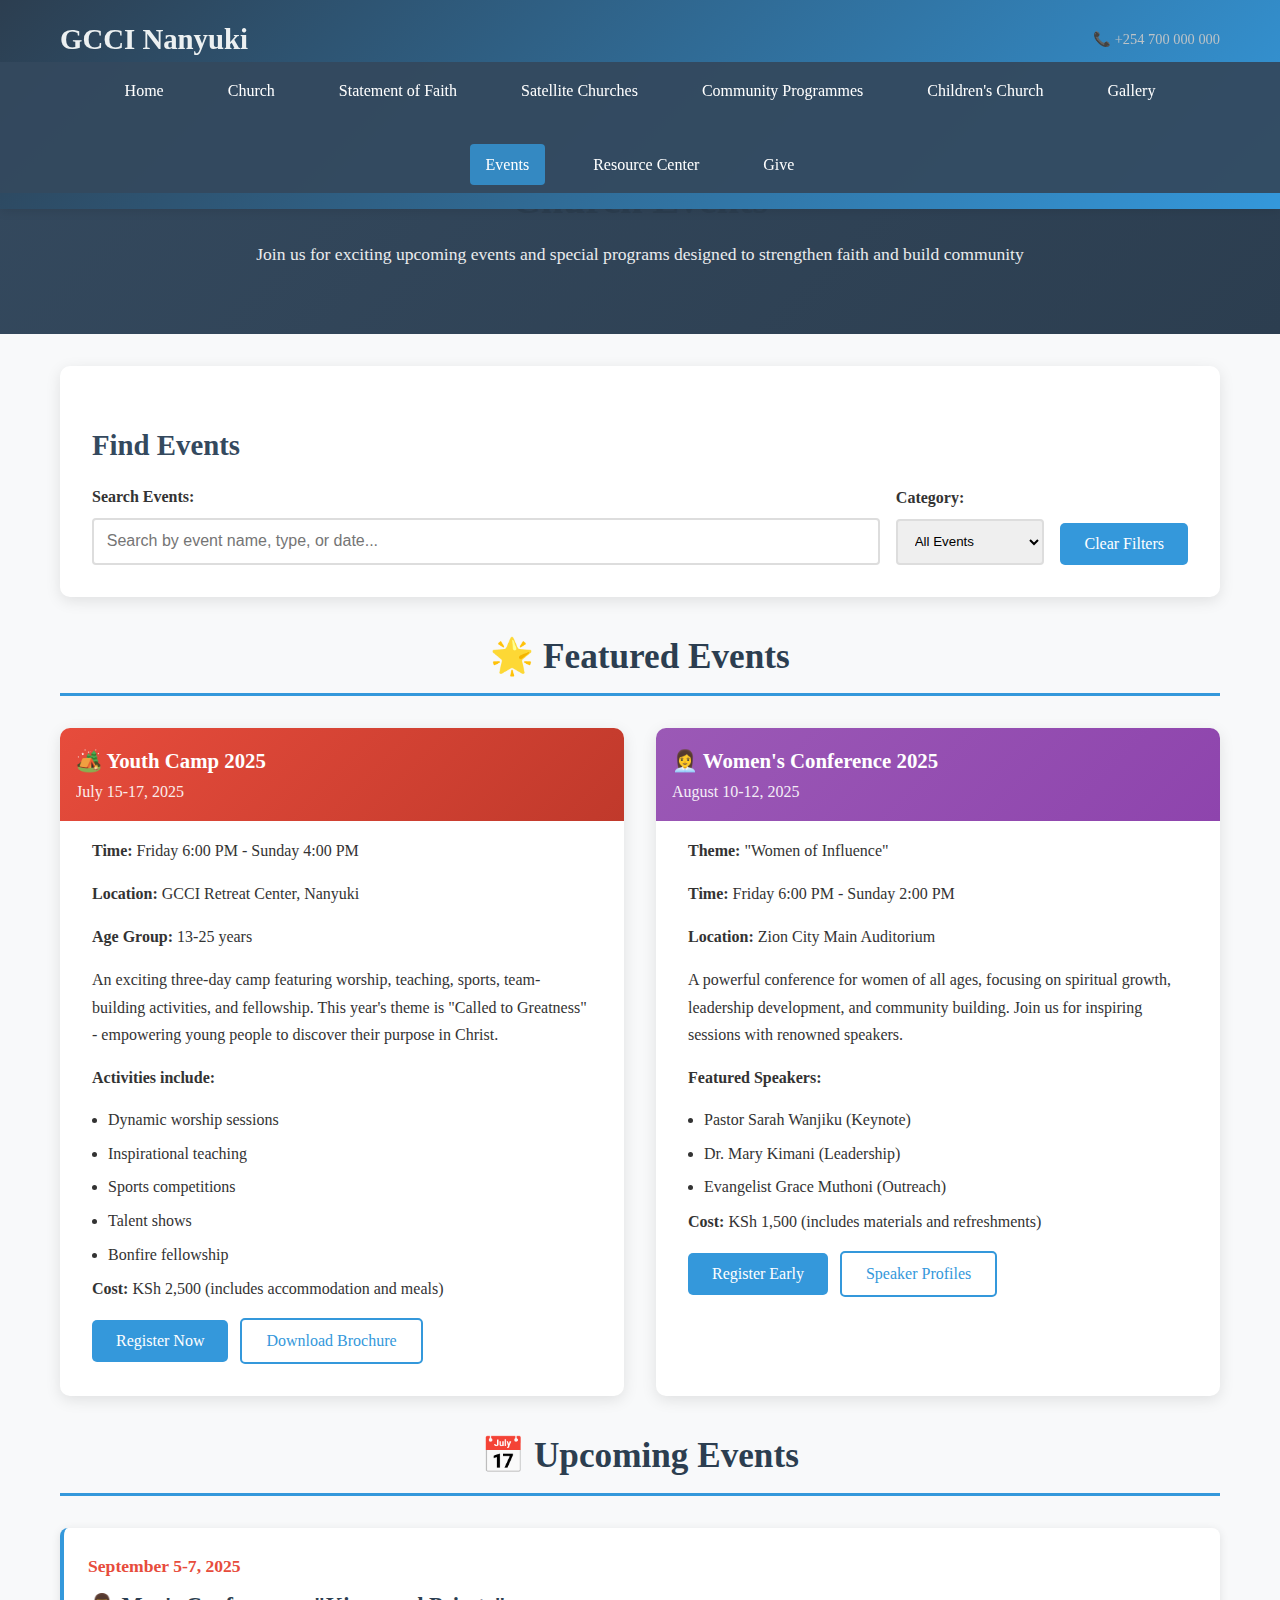
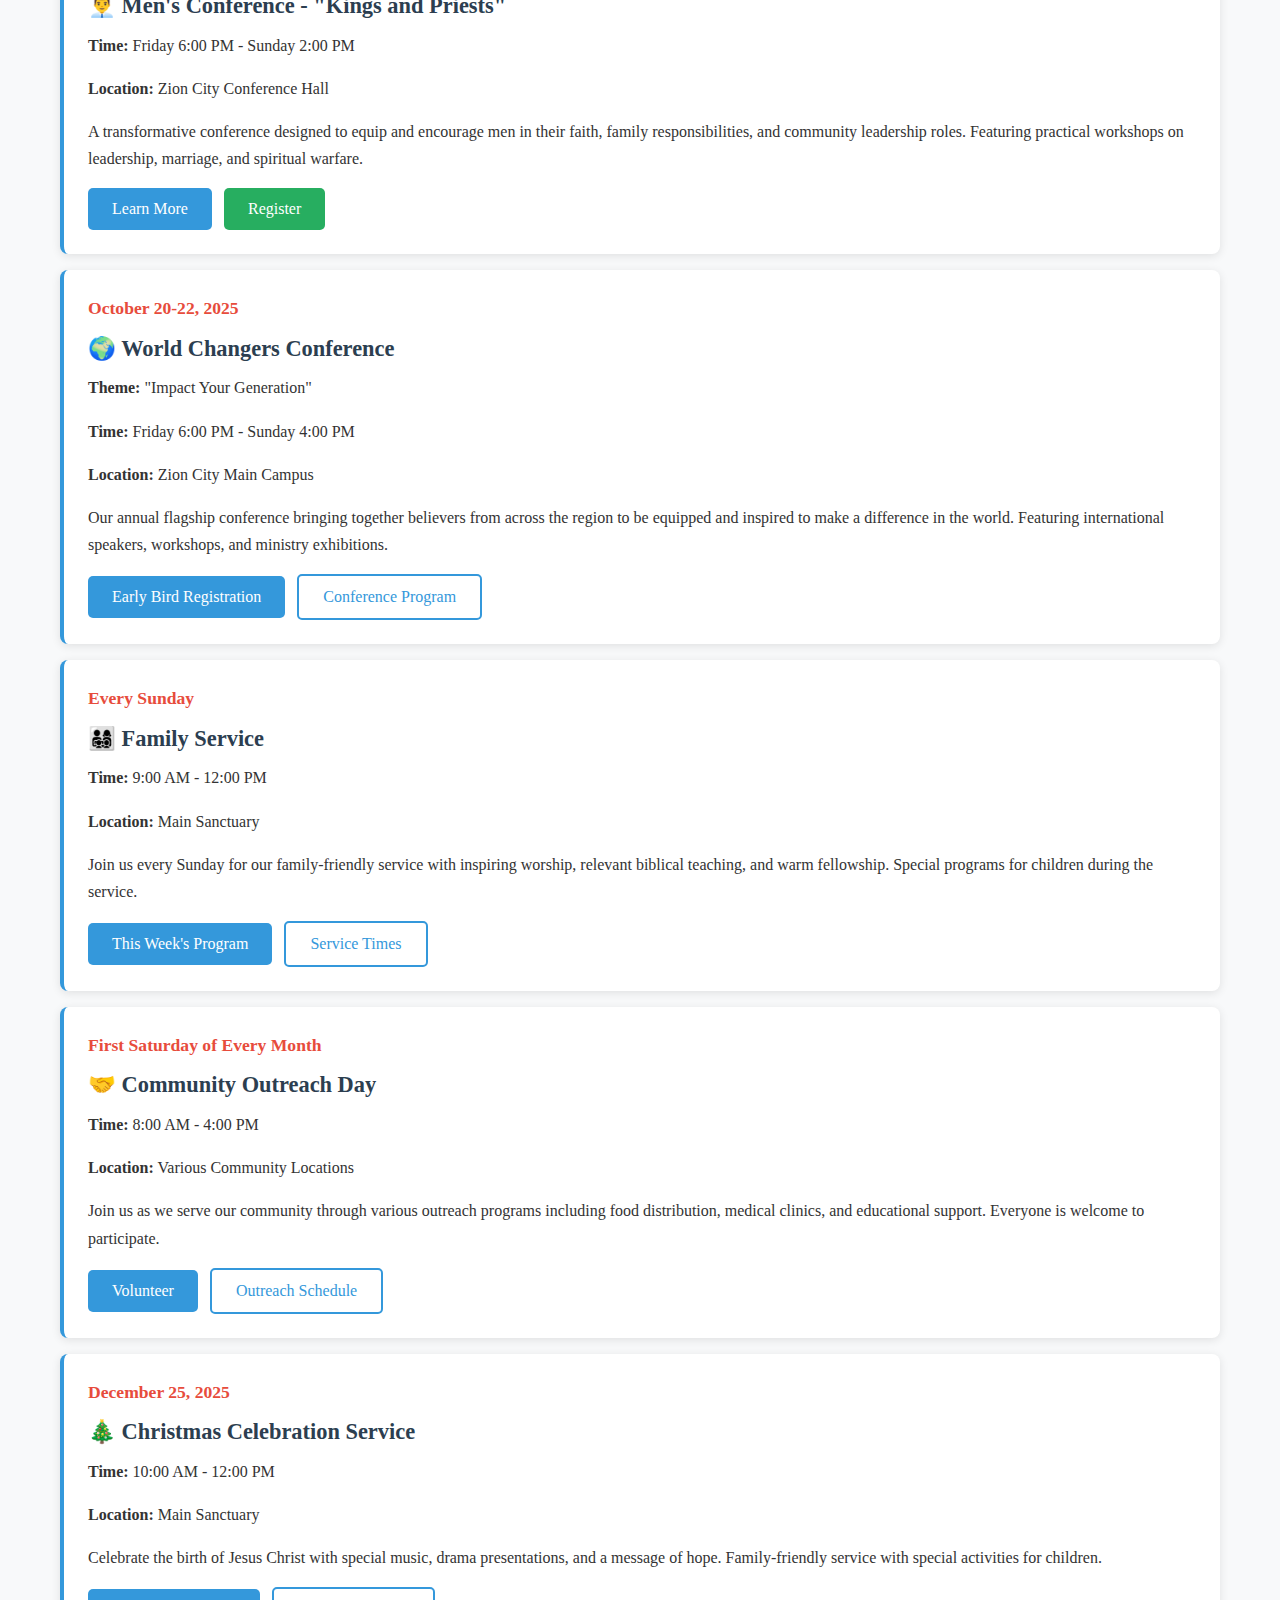
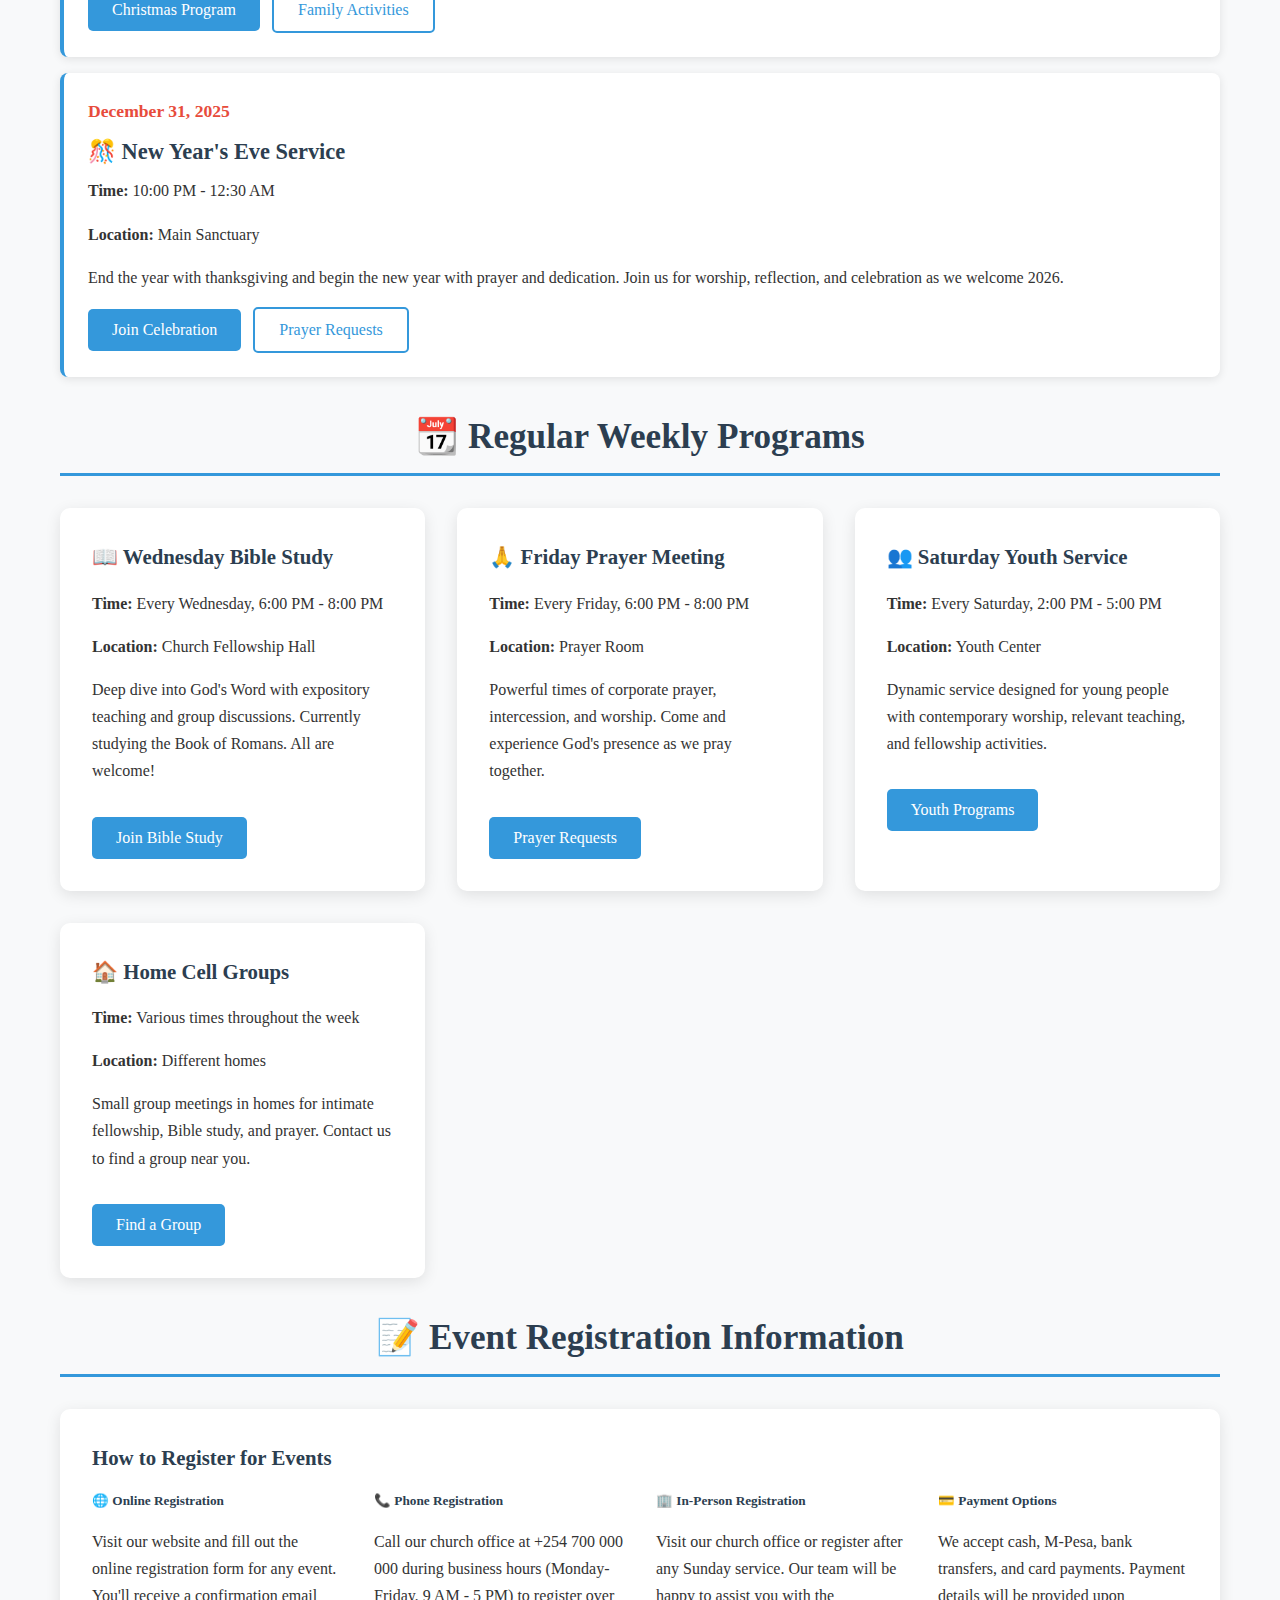
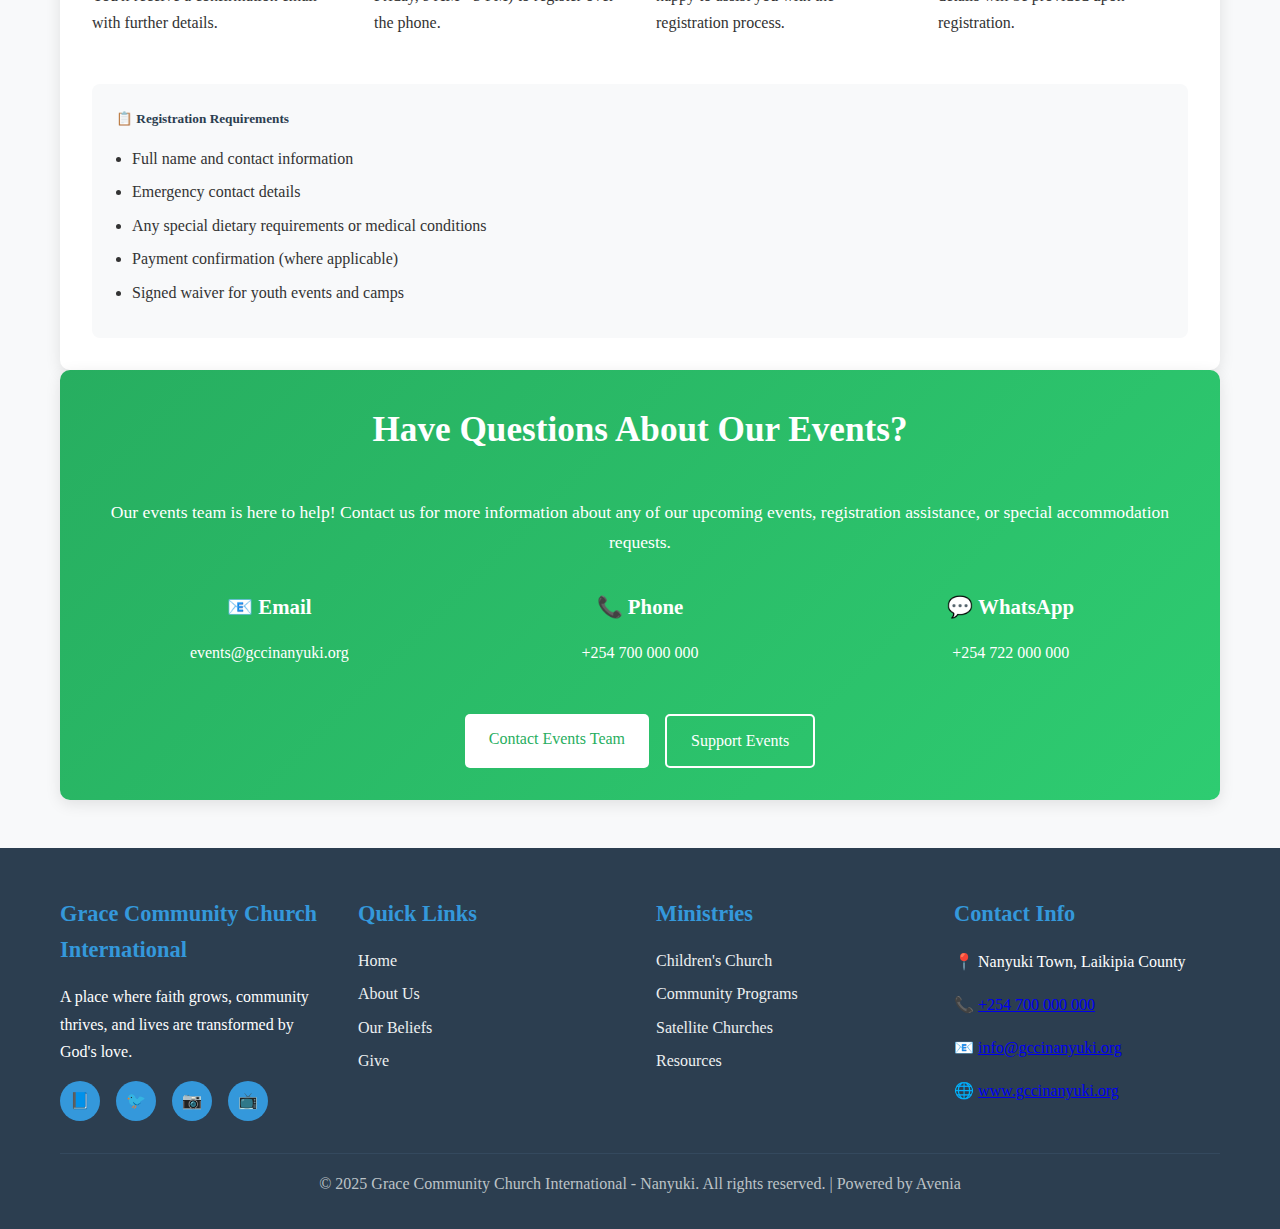
<file: events.html>
<!DOCTYPE html>
<html lang="en">
<head>
    <meta charset="UTF-8">
    <meta name="viewport" content="width=device-width, initial-scale=1.0">
    <meta name="description" content="Discover upcoming events at Grace Community Church International Nanyuki - youth camps, conferences, family services, and special programs.">
    <meta name="keywords" content="church events, youth camp, women's conference, men's conference, family service, GCCI Nanyuki">
    <meta name="author" content="Grace Community Church International Nanyuki">
    
    <!-- Open Graph Meta Tags -->
    <meta property="og:title" content="Church Events - GCCI Nanyuki">
    <meta property="og:description" content="Join us for exciting upcoming events including youth camps, conferences, and special services at GCCI Nanyuki.">
    <meta property="og:type" content="website">
    <meta property="og:url" content="https://www.gccinanyuki.org/events.html">
    
    <!-- Favicon -->
    <link rel="icon" href="favicon.ico" type="image/x-icon">
    
    <!-- Stylesheets -->
    <link rel="stylesheet" href="styles.css">
    
    <title>Events - Grace Community Church International Nanyuki</title>
</head>
<body>
    <!-- Header -->
    <header>
        <div class="container">
            <div class="header-content">
                <div class="logo">
                    <a href="index.html">GCCI Nanyuki</a>
                </div>
                <div class="contact-quick">
                    <span>📞 +254 700 000 000</span>
                </div>
            </div>
        </div>
        
        <!-- Navigation -->
        <nav>
            <div class="container">
                <div class="nav-container">
                    <div class="menu-toggle" aria-label="Toggle navigation menu">
                        <span></span>
                        <span></span>
                        <span></span>
                    </div>
                    <ul class="nav-menu">
                        <li><a href="index.html">Home</a></li>
                        <li><a href="church.html">Church</a></li>
                        <li><a href="statement-of-faith.html">Statement of Faith</a></li>
                        <li><a href="satellite-churches.html">Satellite Churches</a></li>
                        <li><a href="community-programmes.html">Community Programmes</a></li>
                        <li><a href="childrens-church.html">Children's Church</a></li>
                        <li><a href="gallery.html">Gallery</a></li>
                        <li><a href="events.html">Events</a></li>
                        <li><a href="resources.html">Resource Center</a></li>
                        <li><a href="give.html">Give</a></li>
                    </ul>
                </div>
            </div>
        </nav>
    </header>

    <!-- Main Content -->
    <main>
        <!-- Page Header -->
        <section class="page-header">
            <div class="container">
                <h1>Church Events</h1>
                <p>Join us for exciting upcoming events and special programs designed to strengthen faith and build community</p>
            </div>
        </section>

        <div class="container">
            <!-- Event Search and Filter -->
            <section class="event-filters">
                <div style="background: white; padding: 2rem; border-radius: 10px; box-shadow: 0 4px 15px rgba(0,0,0,0.1); margin-bottom: 2rem;">
                    <h3>Find Events</h3>
                    <div style="display: grid; grid-template-columns: 1fr auto auto; gap: 1rem; align-items: end;">
                        <div>
                            <label for="event-search" style="display: block; margin-bottom: 0.5rem; font-weight: bold;">Search Events:</label>
                            <input type="search" id="event-search" class="search-input" placeholder="Search by event name, type, or date..." 
                                   style="width: 100%; padding: 0.8rem; border: 2px solid #ddd; border-radius: 4px; font-size: 1rem;">
                        </div>
                        <div>
                            <label for="event-category" style="display: block; margin-bottom: 0.5rem; font-weight: bold;">Category:</label>
                            <select id="event-category" style="padding: 0.8rem; border: 2px solid #ddd; border-radius: 4px;">
                                <option value="">All Events</option>
                                <option value="conference">Conferences</option>
                                <option value="youth">Youth Events</option>
                                <option value="family">Family Events</option>
                                <option value="outreach">Outreach</option>
                                <option value="special">Special Services</option>
                            </select>
                        </div>
                        <button class="btn" onclick="clearFilters()">Clear Filters</button>
                    </div>
                </div>
            </section>

            <!-- Featured Events -->
            <section class="featured-events">
                <h2>🌟 Featured Events</h2>
                <div class="cards-grid">
                    <div class="card" data-category="youth">
                        <div style="background: linear-gradient(135deg, #e74c3c, #c0392b); color: white; padding: 1rem; margin: -2rem -2rem 1rem -2rem; border-radius: 10px 10px 0 0;">
                            <h4 style="color: white; margin: 0;">🏕️ Youth Camp 2025</h4>
                            <p style="margin: 0; opacity: 0.9;">July 15-17, 2025</p>
                        </div>
                        <p><strong>Time:</strong> Friday 6:00 PM - Sunday 4:00 PM</p>
                        <p><strong>Location:</strong> GCCI Retreat Center, Nanyuki</p>
                        <p><strong>Age Group:</strong> 13-25 years</p>
                        <p>An exciting three-day camp featuring worship, teaching, sports, team-building activities, and fellowship. This year's theme is "Called to Greatness" - empowering young people to discover their purpose in Christ.</p>
                        <p><strong>Activities include:</strong></p>
                        <ul>
                            <li>Dynamic worship sessions</li>
                            <li>Inspirational teaching</li>
                            <li>Sports competitions</li>
                            <li>Talent shows</li>
                            <li>Bonfire fellowship</li>
                        </ul>
                        <p><strong>Cost:</strong> KSh 2,500 (includes accommodation and meals)</p>
                        <div style="margin-top: 1rem;">
                            <button class="btn">Register Now</button>
                            <button class="btn btn-outline" style="margin-left: 0.5rem;">Download Brochure</button>
                        </div>
                    </div>
                    
                    <div class="card" data-category="conference">
                        <div style="background: linear-gradient(135deg, #9b59b6, #8e44ad); color: white; padding: 1rem; margin: -2rem -2rem 1rem -2rem; border-radius: 10px 10px 0 0;">
                            <h4 style="color: white; margin: 0;">👩‍💼 Women's Conference 2025</h4>
                            <p style="margin: 0; opacity: 0.9;">August 10-12, 2025</p>
                        </div>
                        <p><strong>Theme:</strong> "Women of Influence"</p>
                        <p><strong>Time:</strong> Friday 6:00 PM - Sunday 2:00 PM</p>
                        <p><strong>Location:</strong> Zion City Main Auditorium</p>
                        <p>A powerful conference for women of all ages, focusing on spiritual growth, leadership development, and community building. Join us for inspiring sessions with renowned speakers.</p>
                        <p><strong>Featured Speakers:</strong></p>
                        <ul>
                            <li>Pastor Sarah Wanjiku (Keynote)</li>
                            <li>Dr. Mary Kimani (Leadership)</li>
                            <li>Evangelist Grace Muthoni (Outreach)</li>
                        </ul>
                        <p><strong>Cost:</strong> KSh 1,500 (includes materials and refreshments)</p>
                        <div style="margin-top: 1rem;">
                            <button class="btn">Register Early</button>
                            <button class="btn btn-outline" style="margin-left: 0.5rem;">Speaker Profiles</button>
                        </div>
                    </div>
                </div>
            </section>

            <!-- Upcoming Events -->
            <section class="upcoming-events">
                <h2>📅 Upcoming Events</h2>
                <div class="events-list">
                    <div class="event-item" data-category="conference">
                        <div class="event-date">September 5-7, 2025</div>
                        <h4>👨‍💼 Men's Conference - "Kings and Priests"</h4>
                        <p><strong>Time:</strong> Friday 6:00 PM - Sunday 2:00 PM</p>
                        <p><strong>Location:</strong> Zion City Conference Hall</p>
                        <p>A transformative conference designed to equip and encourage men in their faith, family responsibilities, and community leadership roles. Featuring practical workshops on leadership, marriage, and spiritual warfare.</p>
                        <div style="margin-top: 1rem;">
                            <button class="btn">Learn More</button>
                            <button class="btn btn-secondary" style="margin-left: 0.5rem;">Register</button>
                        </div>
                    </div>
                    
                    <div class="event-item" data-category="conference">
                        <div class="event-date">October 20-22, 2025</div>
                        <h4>🌍 World Changers Conference</h4>
                        <p><strong>Theme:</strong> "Impact Your Generation"</p>
                        <p><strong>Time:</strong> Friday 6:00 PM - Sunday 4:00 PM</p>
                        <p><strong>Location:</strong> Zion City Main Campus</p>
                        <p>Our annual flagship conference bringing together believers from across the region to be equipped and inspired to make a difference in the world. Featuring international speakers, workshops, and ministry exhibitions.</p>
                        <div style="margin-top: 1rem;">
                            <button class="btn">Early Bird Registration</button>
                            <button class="btn btn-outline" style="margin-left: 0.5rem;">Conference Program</button>
                        </div>
                    </div>
                    
                    <div class="event-item" data-category="family">
                        <div class="event-date">Every Sunday</div>
                        <h4>👨‍👩‍👧‍👦 Family Service</h4>
                        <p><strong>Time:</strong> 9:00 AM - 12:00 PM</p>
                        <p><strong>Location:</strong> Main Sanctuary</p>
                        <p>Join us every Sunday for our family-friendly service with inspiring worship, relevant biblical teaching, and warm fellowship. Special programs for children during the service.</p>
                        <div style="margin-top: 1rem;">
                            <button class="btn">This Week's Program</button>
                            <button class="btn btn-outline" style="margin-left: 0.5rem;">Service Times</button>
                        </div>
                    </div>
                    
                    <div class="event-item" data-category="outreach">
                        <div class="event-date">First Saturday of Every Month</div>
                        <h4>🤝 Community Outreach Day</h4>
                        <p><strong>Time:</strong> 8:00 AM - 4:00 PM</p>
                        <p><strong>Location:</strong> Various Community Locations</p>
                        <p>Join us as we serve our community through various outreach programs including food distribution, medical clinics, and educational support. Everyone is welcome to participate.</p>
                        <div style="margin-top: 1rem;">
                            <button class="btn">Volunteer</button>
                            <button class="btn btn-outline" style="margin-left: 0.5rem;">Outreach Schedule</button>
                        </div>
                    </div>
                    
                    <div class="event-item" data-category="special">
                        <div class="event-date">December 25, 2025</div>
                        <h4>🎄 Christmas Celebration Service</h4>
                        <p><strong>Time:</strong> 10:00 AM - 12:00 PM</p>
                        <p><strong>Location:</strong> Main Sanctuary</p>
                        <p>Celebrate the birth of Jesus Christ with special music, drama presentations, and a message of hope. Family-friendly service with special activities for children.</p>
                        <div style="margin-top: 1rem;">
                            <button class="btn">Christmas Program</button>
                            <button class="btn btn-outline" style="margin-left: 0.5rem;">Family Activities</button>
                        </div>
                    </div>
                    
                    <div class="event-item" data-category="special">
                        <div class="event-date">December 31, 2025</div>
                        <h4>🎊 New Year's Eve Service</h4>
                        <p><strong>Time:</strong> 10:00 PM - 12:30 AM</p>
                        <p><strong>Location:</strong> Main Sanctuary</p>
                        <p>End the year with thanksgiving and begin the new year with prayer and dedication. Join us for worship, reflection, and celebration as we welcome 2026.</p>
                        <div style="margin-top: 1rem;">
                            <button class="btn">Join Celebration</button>
                            <button class="btn btn-outline" style="margin-left: 0.5rem;">Prayer Requests</button>
                        </div>
                    </div>
                </div>
            </section>

            <!-- Regular Weekly Programs -->
            <section class="weekly-programs">
                <h2>📆 Regular Weekly Programs</h2>
                <div class="cards-grid">
                    <div class="card">
                        <h4>📖 Wednesday Bible Study</h4>
                        <p><strong>Time:</strong> Every Wednesday, 6:00 PM - 8:00 PM</p>
                        <p><strong>Location:</strong> Church Fellowship Hall</p>
                        <p>Deep dive into God's Word with expository teaching and group discussions. Currently studying the Book of Romans. All are welcome!</p>
                        <button class="btn mt-1">Join Bible Study</button>
                    </div>
                    
                    <div class="card">
                        <h4>🙏 Friday Prayer Meeting</h4>
                        <p><strong>Time:</strong> Every Friday, 6:00 PM - 8:00 PM</p>
                        <p><strong>Location:</strong> Prayer Room</p>
                        <p>Powerful times of corporate prayer, intercession, and worship. Come and experience God's presence as we pray together.</p>
                        <button class="btn mt-1">Prayer Requests</button>
                    </div>
                    
                    <div class="card">
                        <h4>👥 Saturday Youth Service</h4>
                        <p><strong>Time:</strong> Every Saturday, 2:00 PM - 5:00 PM</p>
                        <p><strong>Location:</strong> Youth Center</p>
                        <p>Dynamic service designed for young people with contemporary worship, relevant teaching, and fellowship activities.</p>
                        <button class="btn mt-1">Youth Programs</button>
                    </div>
                    
                    <div class="card">
                        <h4>🏠 Home Cell Groups</h4>
                        <p><strong>Time:</strong> Various times throughout the week</p>
                        <p><strong>Location:</strong> Different homes</p>
                        <p>Small group meetings in homes for intimate fellowship, Bible study, and prayer. Contact us to find a group near you.</p>
                        <button class="btn mt-1">Find a Group</button>
                    </div>
                </div>
            </section>

            <!-- Event Registration Information -->
            <section class="registration-info">
                <h2>📝 Event Registration Information</h2>
                <div class="card">
                    <h4>How to Register for Events</h4>
                    <div style="display: grid; grid-template-columns: repeat(auto-fit, minmax(250px, 1fr)); gap: 2rem; margin-top: 1rem;">
                        <div>
                            <h5>🌐 Online Registration</h5>
                            <p>Visit our website and fill out the online registration form for any event. You'll receive a confirmation email with further details.</p>
                        </div>
                        <div>
                            <h5>📞 Phone Registration</h5>
                            <p>Call our church office at +254 700 000 000 during business hours (Monday-Friday, 9 AM - 5 PM) to register over the phone.</p>
                        </div>
                        <div>
                            <h5>🏢 In-Person Registration</h5>
                            <p>Visit our church office or register after any Sunday service. Our team will be happy to assist you with the registration process.</p>
                        </div>
                        <div>
                            <h5>💳 Payment Options</h5>
                            <p>We accept cash, M-Pesa, bank transfers, and card payments. Payment details will be provided upon registration.</p>
                        </div>
                    </div>
                    
                    <div style="background: #f8f9fa; padding: 1.5rem; border-radius: 8px; margin-top: 2rem;">
                        <h5>📋 Registration Requirements</h5>
                        <ul>
                            <li>Full name and contact information</li>
                            <li>Emergency contact details</li>
                            <li>Any special dietary requirements or medical conditions</li>
                            <li>Payment confirmation (where applicable)</li>
                            <li>Signed waiver for youth events and camps</li>
                        </ul>
                    </div>
                </div>
            </section>

            <!-- Contact for Events -->
            <section class="event-contact">
                <div class="card" style="background: linear-gradient(135deg, #27ae60, #2ecc71); color: white; text-align: center;">
                    <h2 style="color: white; border: none;">Have Questions About Our Events?</h2>
                    <p style="font-size: 1.1rem; margin-bottom: 2rem;">
                        Our events team is here to help! Contact us for more information about any of our upcoming events, registration assistance, or special accommodation requests.
                    </p>
                    <div style="display: grid; grid-template-columns: repeat(auto-fit, minmax(200px, 1fr)); gap: 1rem; margin-bottom: 2rem;">
                        <div>
                            <h4 style="color: white;">📧 Email</h4>
                            <p>events@gccinanyuki.org</p>
                        </div>
                        <div>
                            <h4 style="color: white;">📞 Phone</h4>
                            <p>+254 700 000 000</p>
                        </div>
                        <div>
                            <h4 style="color: white;">💬 WhatsApp</h4>
                            <p>+254 722 000 000</p>
                        </div>
                    </div>
                    <div style="display: flex; gap: 1rem; justify-content: center; flex-wrap: wrap;">
                        <a href="mailto:events@gccinanyuki.org" class="btn" style="background: white; color: #27ae60;">Contact Events Team</a>
                        <a href="give.html" class="btn btn-outline" style="border-color: white; color: white;">Support Events</a>
                    </div>
                </div>
            </section>
        </div>
    </main>

    <!-- Footer -->
    <footer>
        <div class="container">
            <div class="footer-content">
                <div class="footer-section">
                    <h4>Grace Community Church International</h4>
                    <p>A place where faith grows, community thrives, and lives are transformed by God's love.</p>
                    <div class="social-links">
                        <a href="#" title="Facebook" aria-label="Facebook">📘</a>
                        <a href="#" title="Twitter" aria-label="Twitter">🐦</a>
                        <a href="#" title="Instagram" aria-label="Instagram">📷</a>
                        <a href="#" title="YouTube" aria-label="YouTube">📺</a>
                    </div>
                </div>
                
                <div class="footer-section">
                    <h4>Quick Links</h4>
                    <ul>
                        <li><a href="index.html">Home</a></li>
                        <li><a href="church.html">About Us</a></li>
                        <li><a href="statement-of-faith.html">Our Beliefs</a></li>
                        <li><a href="give.html">Give</a></li>
                    </ul>
                </div>
                
                <div class="footer-section">
                    <h4>Ministries</h4>
                    <ul>
                        <li><a href="childrens-church.html">Children's Church</a></li>
                        <li><a href="community-programmes.html">Community Programs</a></li>
                        <li><a href="satellite-churches.html">Satellite Churches</a></li>
                        <li><a href="resources.html">Resources</a></li>
                    </ul>
                </div>
                
                <div class="footer-section">
                    <h4>Contact Info</h4>
                    <p>📍 Nanyuki Town, Laikipia County</p>
                    <p>📞 <a href="tel:+254700000000">+254 700 000 000</a></p>
                    <p>📧 <a href="mailto:info@gccinanyuki.org">info@gccinanyuki.org</a></p>
                    <p>🌐 <a href="https://www.gccinanyuki.org">www.gccinanyuki.org</a></p>
                </div>
            </div>
            
            <div class="footer-bottom">
                <p>&copy; 2025 Grace Community Church International - Nanyuki. All rights reserved. | Powered by Avenia</p>
            </div>
        </div>
    </footer>

    <!-- JavaScript -->
    <script src="script.js"></script>
    <script>
        // Event filtering functionality
        function clearFilters() {
            document.getElementById('event-search').value = '';
            document.getElementById('event-category').value = '';
            filterEvents();
        }
        
        function filterEvents() {
            const searchTerm = document.getElementById('event-search').value.toLowerCase();
            const category = document.getElementById('event-category').value;
            const events = document.querySelectorAll('.event-item, .card[data-category]');
            
            events.forEach(event => {
                const eventText = event.textContent.toLowerCase();
                const eventCategory = event.getAttribute('data-category') || '';
                
                const matchesSearch = searchTerm === '' || eventText.includes(searchTerm);
                const matchesCategory = category === '' || eventCategory === category;
                
                event.style.display = matchesSearch && matchesCategory ? 'block' : 'none';
            });
        }
        
        // Add event listeners
        document.getElementById('event-search').addEventListener('input', filterEvents);
        document.getElementById('event-category').addEventListener('change', filterEvents);
    </script>
</body>
</html>
</file>
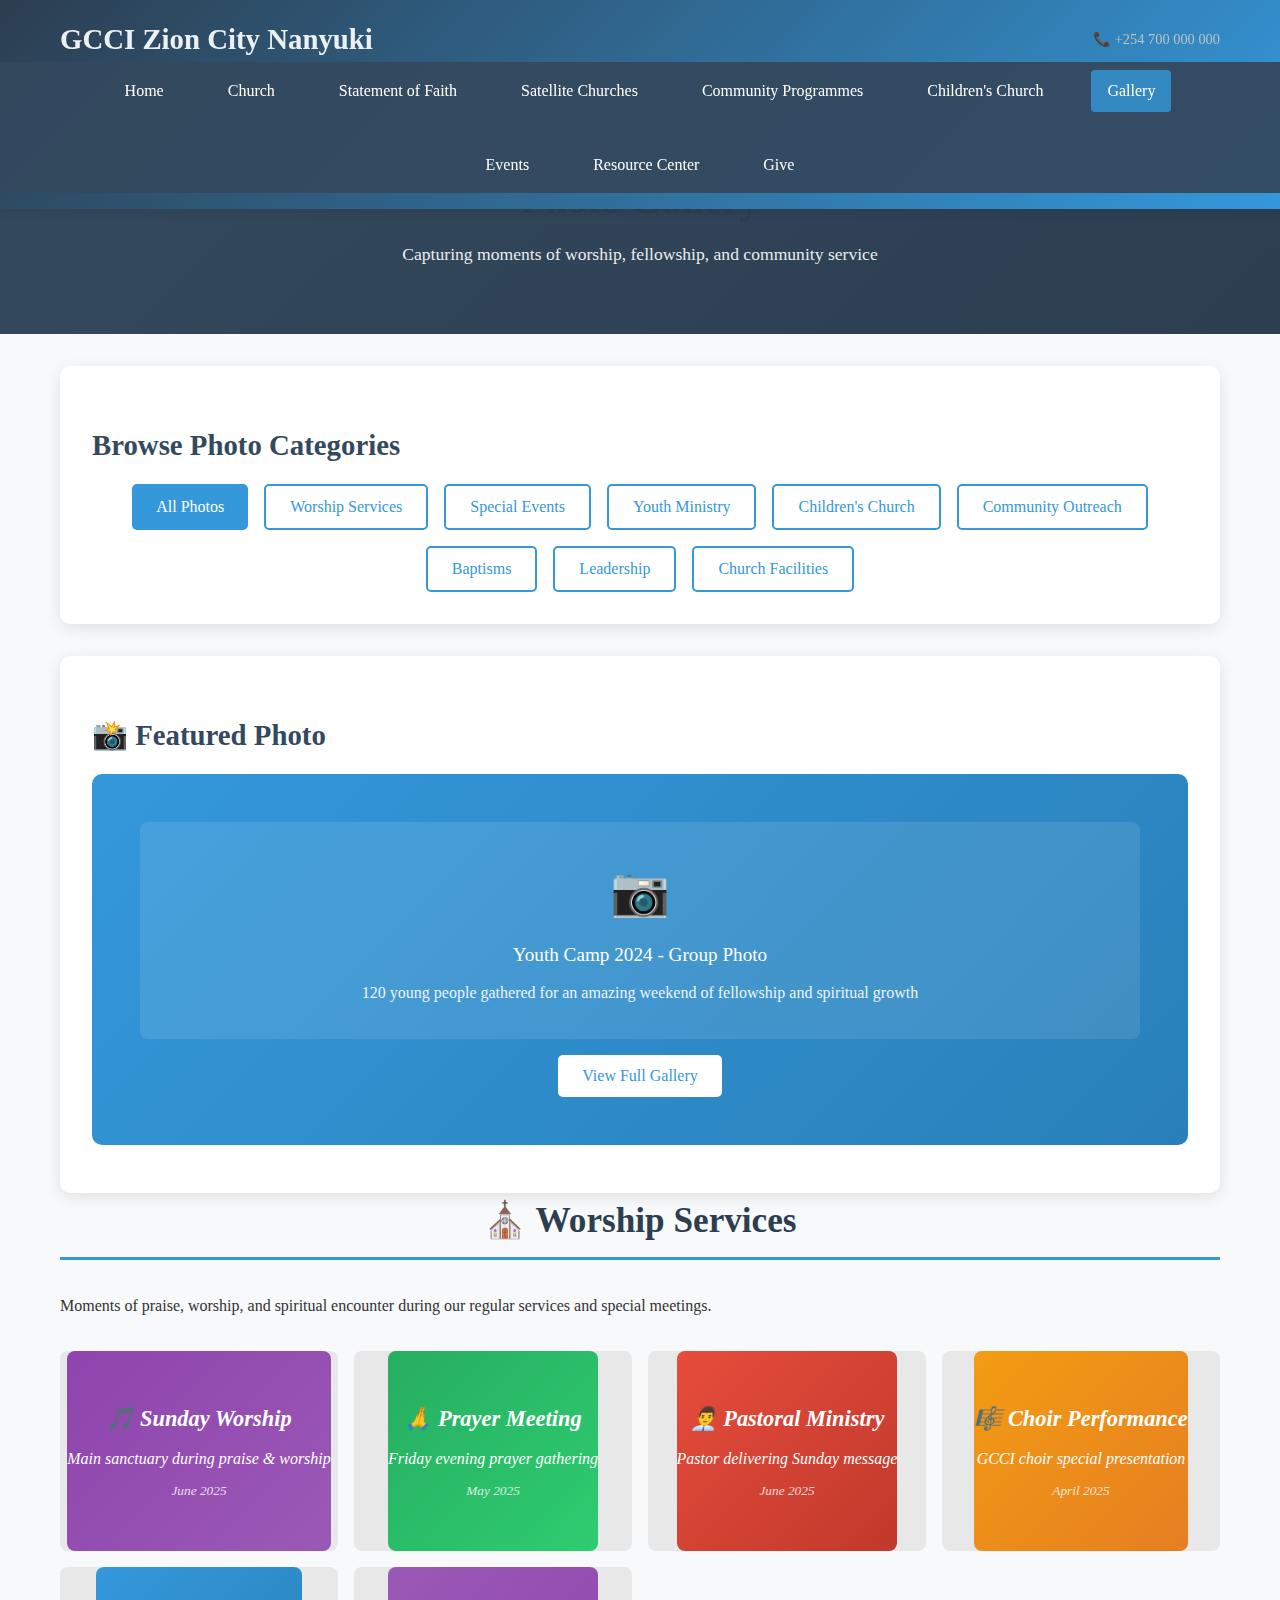
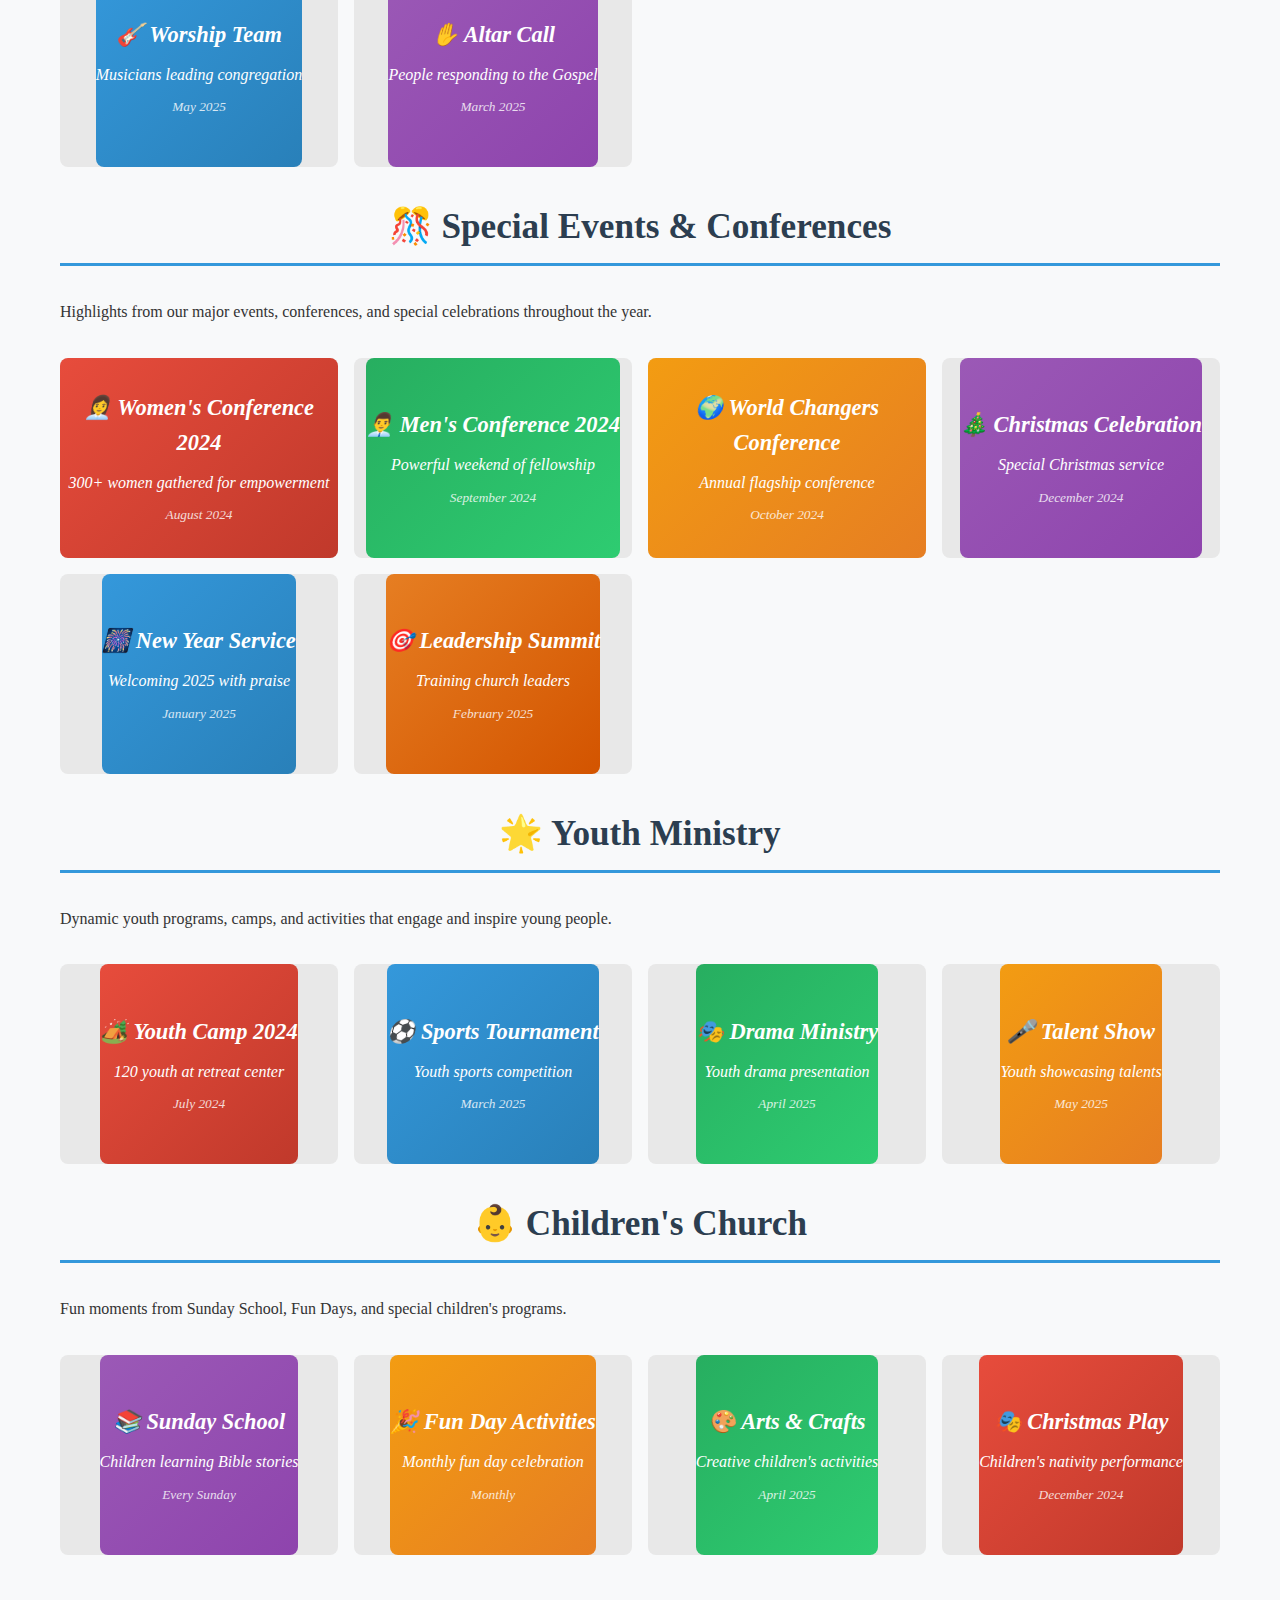
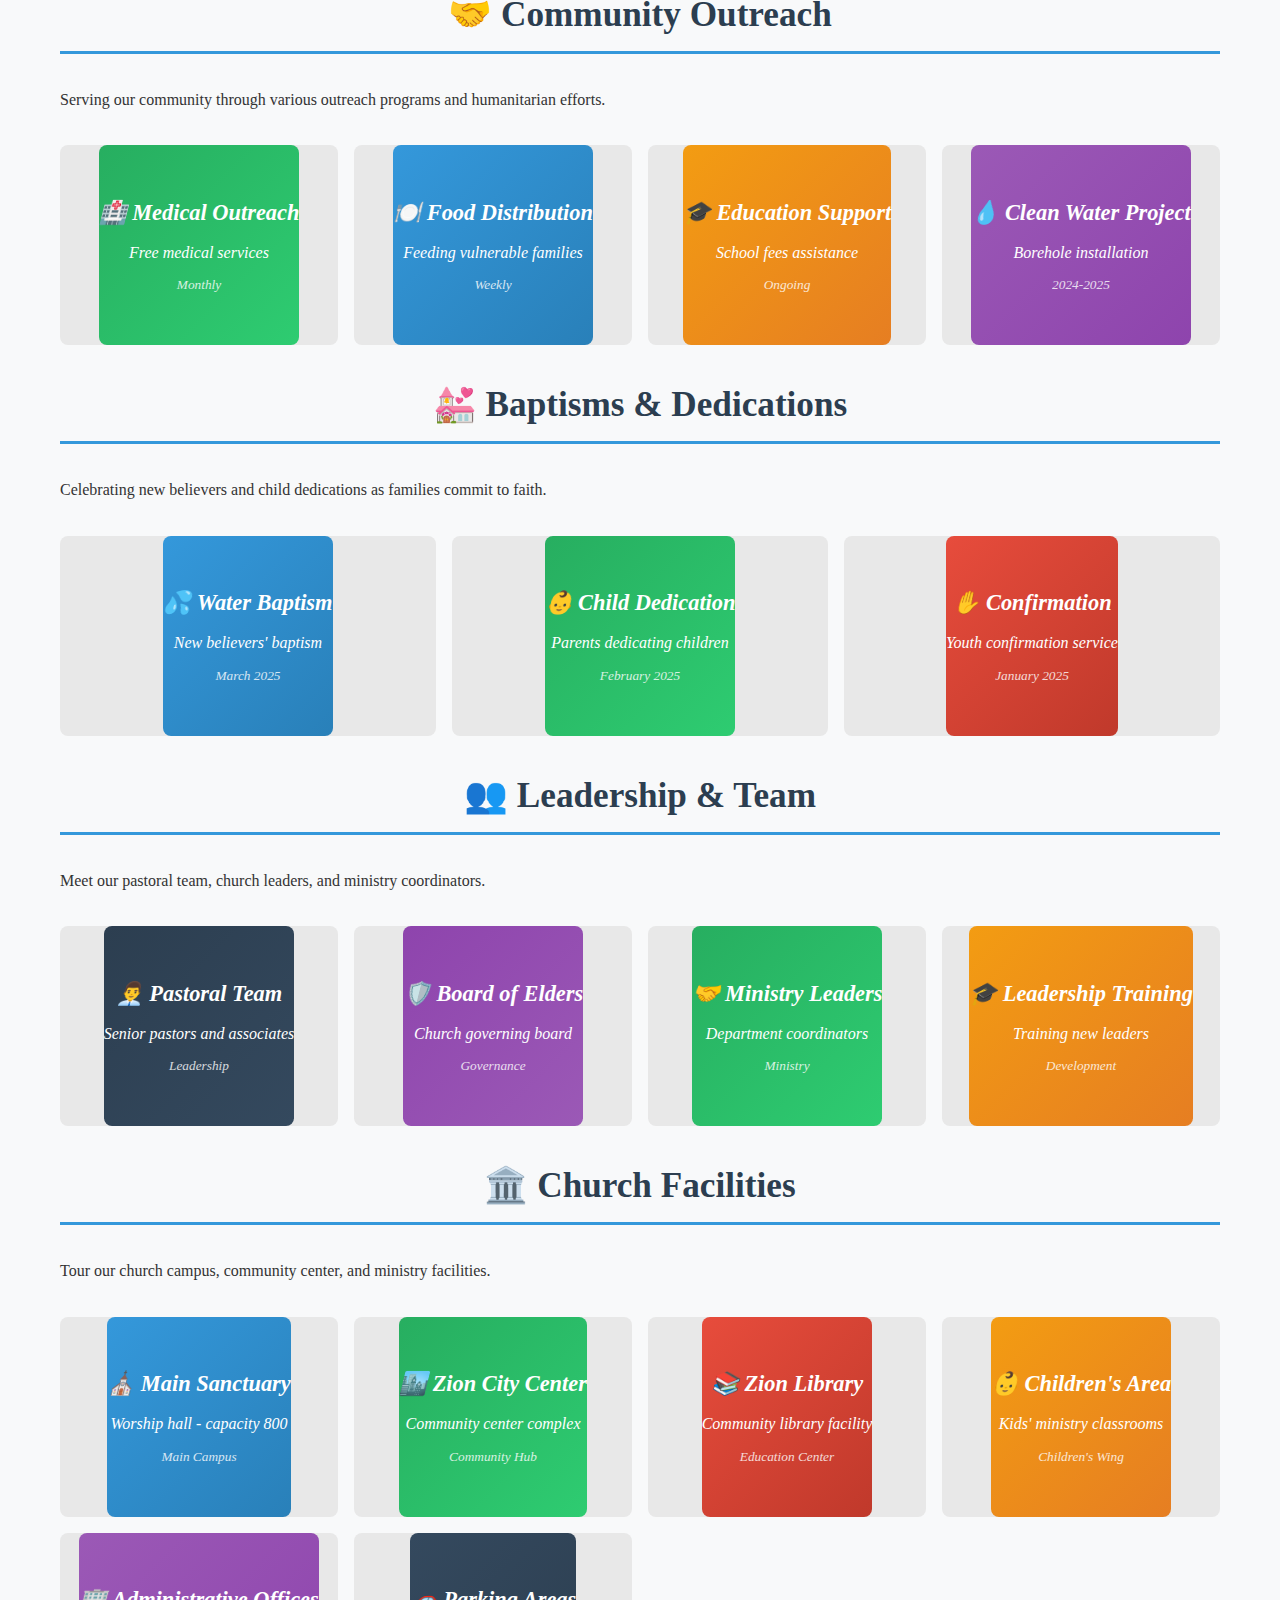
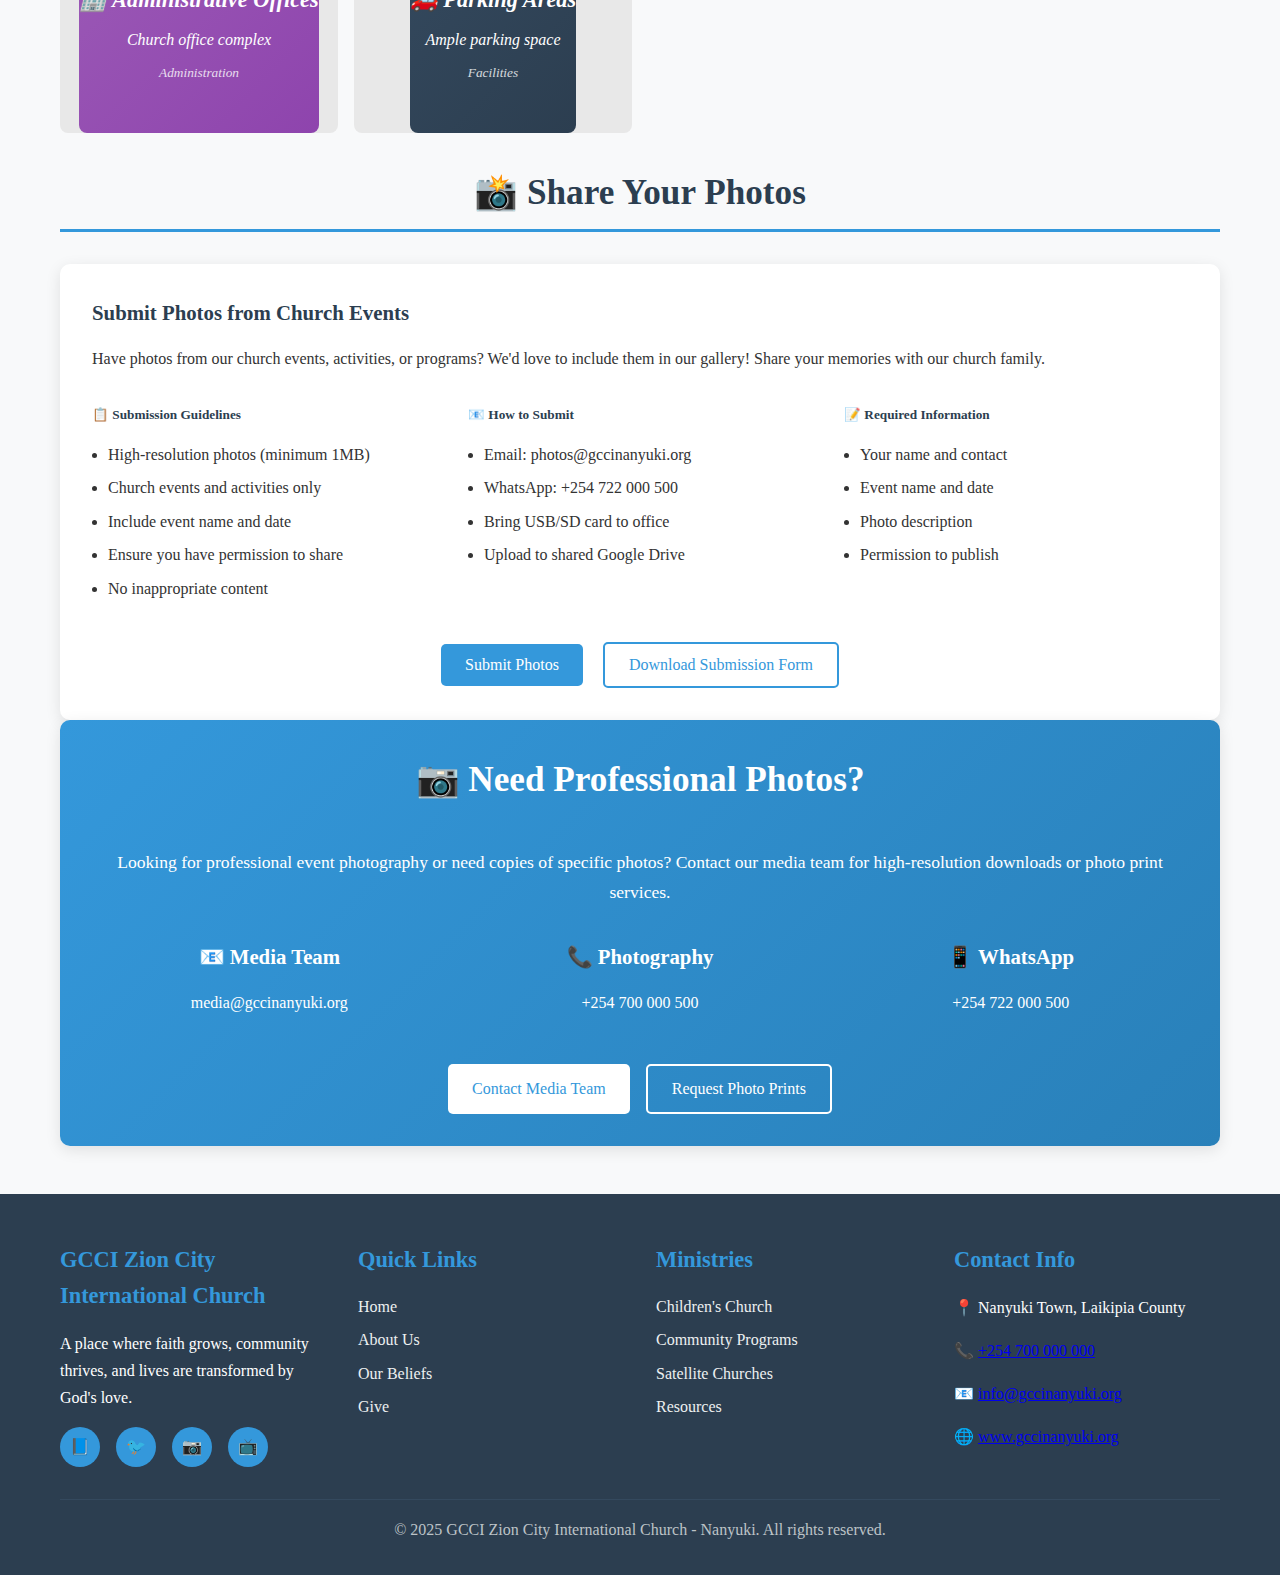
<file: gallery.html>
<!DOCTYPE html>
<html lang="en">
<head>
    <meta charset="UTF-8">
    <meta name="viewport" content="width=device-width, initial-scale=1.0">
    <meta name="description" content="Photo gallery of GCCI Nanyuki - church services, events, community outreach, youth camps, and ministry activities.">
    <meta name="keywords" content="GCCI photos, church gallery, events photos, ministry pictures, Nanyuki church">
    <meta name="author" content="GCCI Zion City International Church Nanyuki">
    
    <!-- Open Graph Meta Tags -->
    <meta property="og:title" content="Photo Gallery - GCCI Nanyuki">
    <meta property="og:description" content="Explore photos from our church services, events, community outreach, and ministry activities at GCCI Nanyuki.">
    <meta property="og:type" content="website">
    <meta property="og:url" content="https://www.gccinanyuki.org/gallery.html">
    
    <!-- Favicon -->
    <link rel="icon" href="favicon.ico" type="image/x-icon">
    
    <!-- Stylesheets -->
    <link rel="stylesheet" href="styles.css">
    
    <title>Photo Gallery - GCCI Zion City International Church Nanyuki</title>
</head>
<body>
    <!-- Header -->
    <header>
        <div class="container">
            <div class="header-content">
                <div class="logo">
                    <a href="index.html">GCCI Zion City Nanyuki</a>
                </div>
                <div class="contact-quick">
                    <span>📞 +254 700 000 000</span>
                </div>
            </div>
        </div>
        
        <!-- Navigation -->
        <nav>
            <div class="container">
                <div class="nav-container">
                    <div class="menu-toggle" aria-label="Toggle navigation menu">
                        <span></span>
                        <span></span>
                        <span></span>
                    </div>
                    <ul class="nav-menu">
                        <li><a href="index.html">Home</a></li>
                        <li><a href="church.html">Church</a></li>
                        <li><a href="statement-of-faith.html">Statement of Faith</a></li>
                        <li><a href="satellite-churches.html">Satellite Churches</a></li>
                        <li><a href="community-programmes.html">Community Programmes</a></li>
                        <li><a href="childrens-church.html">Children's Church</a></li>
                        <li><a href="gallery.html">Gallery</a></li>
                        <li><a href="events.html">Events</a></li>
                        <li><a href="resources.html">Resource Center</a></li>
                        <li><a href="give.html">Give</a></li>
                    </ul>
                </div>
            </div>
        </nav>
    </header>

    <!-- Main Content -->
    <main>
        <!-- Page Header -->
        <section class="page-header">
            <div class="container">
                <h1>Photo Gallery</h1>
                <p>Capturing moments of worship, fellowship, and community service</p>
            </div>
        </section>

        <div class="container">
            <!-- Gallery Navigation -->
            <section class="gallery-navigation">
                <div style="background: white; padding: 2rem; border-radius: 10px; box-shadow: 0 4px 15px rgba(0,0,0,0.1); margin-bottom: 2rem;">
                    <h3>Browse Photo Categories</h3>
                    <div style="display: flex; gap: 1rem; flex-wrap: wrap; justify-content: center; margin-top: 1rem;">
                        <button class="btn gallery-filter active" data-category="all">All Photos</button>
                        <button class="btn btn-outline gallery-filter" data-category="worship">Worship Services</button>
                        <button class="btn btn-outline gallery-filter" data-category="events">Special Events</button>
                        <button class="btn btn-outline gallery-filter" data-category="youth">Youth Ministry</button>
                        <button class="btn btn-outline gallery-filter" data-category="children">Children's Church</button>
                        <button class="btn btn-outline gallery-filter" data-category="outreach">Community Outreach</button>
                        <button class="btn btn-outline gallery-filter" data-category="baptism">Baptisms</button>
                        <button class="btn btn-outline gallery-filter" data-category="leadership">Leadership</button>
                        <button class="btn btn-outline gallery-filter" data-category="facilities">Church Facilities</button>
                    </div>
                </div>
            </section>

            <!-- Featured Photo -->
            <section class="featured-photo">
                <div class="card">
                    <h3>📸 Featured Photo</h3>
                    <div style="background: linear-gradient(135deg, #3498db, #2980b9); color: white; padding: 3rem; border-radius: 10px; text-align: center; margin: 1rem 0;">
                        <div style="background: rgba(255,255,255,0.1); padding: 2rem; border-radius: 8px; margin-bottom: 1rem;">
                            <h4 style="color: white; font-size: 3rem; margin: 0;">📷</h4>
                            <p style="margin: 0.5rem 0; font-size: 1.2rem;">Youth Camp 2024 - Group Photo</p>
                            <p style="margin: 0; opacity: 0.9;">120 young people gathered for an amazing weekend of fellowship and spiritual growth</p>
                        </div>
                        <button class="btn" style="background: white; color: #3498db;">View Full Gallery</button>
                    </div>
                </div>
            </section>

            <!-- Worship Services Gallery -->
            <section class="gallery-section" data-category="worship">
                <h2>⛪ Worship Services</h2>
                <p>Moments of praise, worship, and spiritual encounter during our regular services and special meetings.</p>
                <div class="gallery-grid">
                    <div class="gallery-item" data-category="worship">
                        <div style="background: linear-gradient(135deg, #8e44ad, #9b59b6); color: white; height: 200px; display: flex; flex-direction: column; align-items: center; justify-content: center; border-radius: 8px;">
                            <h4 style="color: white; text-align: center; margin: 0;">🎵 Sunday Worship</h4>
                            <p style="margin: 0.5rem 0; text-align: center;">Main sanctuary during praise & worship</p>
                            <small style="opacity: 0.8;">June 2025</small>
                        </div>
                    </div>
                    
                    <div class="gallery-item" data-category="worship">
                        <div style="background: linear-gradient(135deg, #27ae60, #2ecc71); color: white; height: 200px; display: flex; flex-direction: column; align-items: center; justify-content: center; border-radius: 8px;">
                            <h4 style="color: white; text-align: center; margin: 0;">🙏 Prayer Meeting</h4>
                            <p style="margin: 0.5rem 0; text-align: center;">Friday evening prayer gathering</p>
                            <small style="opacity: 0.8;">May 2025</small>
                        </div>
                    </div>
                    
                    <div class="gallery-item" data-category="worship">
                        <div style="background: linear-gradient(135deg, #e74c3c, #c0392b); color: white; height: 200px; display: flex; flex-direction: column; align-items: center; justify-content: center; border-radius: 8px;">
                            <h4 style="color: white; text-align: center; margin: 0;">👨‍💼 Pastoral Ministry</h4>
                            <p style="margin: 0.5rem 0; text-align: center;">Pastor delivering Sunday message</p>
                            <small style="opacity: 0.8;">June 2025</small>
                        </div>
                    </div>
                    
                    <div class="gallery-item" data-category="worship">
                        <div style="background: linear-gradient(135deg, #f39c12, #e67e22); color: white; height: 200px; display: flex; flex-direction: column; align-items: center; justify-content: center; border-radius: 8px;">
                            <h4 style="color: white; text-align: center; margin: 0;">🎼 Choir Performance</h4>
                            <p style="margin: 0.5rem 0; text-align: center;">GCCI choir special presentation</p>
                            <small style="opacity: 0.8;">April 2025</small>
                        </div>
                    </div>
                    
                    <div class="gallery-item" data-category="worship">
                        <div style="background: linear-gradient(135deg, #3498db, #2980b9); color: white; height: 200px; display: flex; flex-direction: column; align-items: center; justify-content: center; border-radius: 8px;">
                            <h4 style="color: white; text-align: center; margin: 0;">🎸 Worship Team</h4>
                            <p style="margin: 0.5rem 0; text-align: center;">Musicians leading congregation</p>
                            <small style="opacity: 0.8;">May 2025</small>
                        </div>
                    </div>
                    
                    <div class="gallery-item" data-category="worship">
                        <div style="background: linear-gradient(135deg, #9b59b6, #8e44ad); color: white; height: 200px; display: flex; flex-direction: column; align-items: center; justify-content: center; border-radius: 8px;">
                            <h4 style="color: white; text-align: center; margin: 0;">✋ Altar Call</h4>
                            <p style="margin: 0.5rem 0; text-align: center;">People responding to the Gospel</p>
                            <small style="opacity: 0.8;">March 2025</small>
                        </div>
                    </div>
                </div>
            </section>

            <!-- Special Events Gallery -->
            <section class="gallery-section" data-category="events">
                <h2>🎊 Special Events & Conferences</h2>
                <p>Highlights from our major events, conferences, and special celebrations throughout the year.</p>
                <div class="gallery-grid">
                    <div class="gallery-item" data-category="events">
                        <div style="background: linear-gradient(135deg, #e74c3c, #c0392b); color: white; height: 200px; display: flex; flex-direction: column; align-items: center; justify-content: center; border-radius: 8px;">
                            <h4 style="color: white; text-align: center; margin: 0;">👩‍💼 Women's Conference 2024</h4>
                            <p style="margin: 0.5rem 0; text-align: center;">300+ women gathered for empowerment</p>
                            <small style="opacity: 0.8;">August 2024</small>
                        </div>
                    </div>
                    
                    <div class="gallery-item" data-category="events">
                        <div style="background: linear-gradient(135deg, #27ae60, #2ecc71); color: white; height: 200px; display: flex; flex-direction: column; align-items: center; justify-content: center; border-radius: 8px;">
                            <h4 style="color: white; text-align: center; margin: 0;">👨‍💼 Men's Conference 2024</h4>
                            <p style="margin: 0.5rem 0; text-align: center;">Powerful weekend of fellowship</p>
                            <small style="opacity: 0.8;">September 2024</small>
                        </div>
                    </div>
                    
                    <div class="gallery-item" data-category="events">
                        <div style="background: linear-gradient(135deg, #f39c12, #e67e22); color: white; height: 200px; display: flex; flex-direction: column; align-items: center; justify-content: center; border-radius: 8px;">
                            <h4 style="color: white; text-align: center; margin: 0;">🌍 World Changers Conference</h4>
                            <p style="margin: 0.5rem 0; text-align: center;">Annual flagship conference</p>
                            <small style="opacity: 0.8;">October 2024</small>
                        </div>
                    </div>
                    
                    <div class="gallery-item" data-category="events">
                        <div style="background: linear-gradient(135deg, #9b59b6, #8e44ad); color: white; height: 200px; display: flex; flex-direction: column; align-items: center; justify-content: center; border-radius: 8px;">
                            <h4 style="color: white; text-align: center; margin: 0;">🎄 Christmas Celebration</h4>
                            <p style="margin: 0.5rem 0; text-align: center;">Special Christmas service</p>
                            <small style="opacity: 0.8;">December 2024</small>
                        </div>
                    </div>
                    
                    <div class="gallery-item" data-category="events">
                        <div style="background: linear-gradient(135deg, #3498db, #2980b9); color: white; height: 200px; display: flex; flex-direction: column; align-items: center; justify-content: center; border-radius: 8px;">
                            <h4 style="color: white; text-align: center; margin: 0;">🎆 New Year Service</h4>
                            <p style="margin: 0.5rem 0; text-align: center;">Welcoming 2025 with praise</p>
                            <small style="opacity: 0.8;">January 2025</small>
                        </div>
                    </div>
                    
                    <div class="gallery-item" data-category="events">
                        <div style="background: linear-gradient(135deg, #e67e22, #d35400); color: white; height: 200px; display: flex; flex-direction: column; align-items: center; justify-content: center; border-radius: 8px;">
                            <h4 style="color: white; text-align: center; margin: 0;">🎯 Leadership Summit</h4>
                            <p style="margin: 0.5rem 0; text-align: center;">Training church leaders</p>
                            <small style="opacity: 0.8;">February 2025</small>
                        </div>
                    </div>
                </div>
            </section>

            <!-- Youth Ministry Gallery -->
            <section class="gallery-section" data-category="youth">
                <h2>🌟 Youth Ministry</h2>
                <p>Dynamic youth programs, camps, and activities that engage and inspire young people.</p>
                <div class="gallery-grid">
                    <div class="gallery-item" data-category="youth">
                        <div style="background: linear-gradient(135deg, #e74c3c, #c0392b); color: white; height: 200px; display: flex; flex-direction: column; align-items: center; justify-content: center; border-radius: 8px;">
                            <h4 style="color: white; text-align: center; margin: 0;">🏕️ Youth Camp 2024</h4>
                            <p style="margin: 0.5rem 0; text-align: center;">120 youth at retreat center</p>
                            <small style="opacity: 0.8;">July 2024</small>
                        </div>
                    </div>
                    
                    <div class="gallery-item" data-category="youth">
                        <div style="background: linear-gradient(135deg, #3498db, #2980b9); color: white; height: 200px; display: flex; flex-direction: column; align-items: center; justify-content: center; border-radius: 8px;">
                            <h4 style="color: white; text-align: center; margin: 0;">⚽ Sports Tournament</h4>
                            <p style="margin: 0.5rem 0; text-align: center;">Youth sports competition</p>
                            <small style="opacity: 0.8;">March 2025</small>
                        </div>
                    </div>
                    
                    <div class="gallery-item" data-category="youth">
                        <div style="background: linear-gradient(135deg, #27ae60, #2ecc71); color: white; height: 200px; display: flex; flex-direction: column; align-items: center; justify-content: center; border-radius: 8px;">
                            <h4 style="color: white; text-align: center; margin: 0;">🎭 Drama Ministry</h4>
                            <p style="margin: 0.5rem 0; text-align: center;">Youth drama presentation</p>
                            <small style="opacity: 0.8;">April 2025</small>
                        </div>
                    </div>
                    
                    <div class="gallery-item" data-category="youth">
                        <div style="background: linear-gradient(135deg, #f39c12, #e67e22); color: white; height: 200px; display: flex; flex-direction: column; align-items: center; justify-content: center; border-radius: 8px;">
                            <h4 style="color: white; text-align: center; margin: 0;">🎤 Talent Show</h4>
                            <p style="margin: 0.5rem 0; text-align: center;">Youth showcasing talents</p>
                            <small style="opacity: 0.8;">May 2025</small>
                        </div>
                    </div>
                </div>
            </section>

            <!-- Children's Church Gallery -->
            <section class="gallery-section" data-category="children">
                <h2>👶 Children's Church</h2>
                <p>Fun moments from Sunday School, Fun Days, and special children's programs.</p>
                <div class="gallery-grid">
                    <div class="gallery-item" data-category="children">
                        <div style="background: linear-gradient(135deg, #9b59b6, #8e44ad); color: white; height: 200px; display: flex; flex-direction: column; align-items: center; justify-content: center; border-radius: 8px;">
                            <h4 style="color: white; text-align: center; margin: 0;">📚 Sunday School</h4>
                            <p style="margin: 0.5rem 0; text-align: center;">Children learning Bible stories</p>
                            <small style="opacity: 0.8;">Every Sunday</small>
                        </div>
                    </div>
                    
                    <div class="gallery-item" data-category="children">
                        <div style="background: linear-gradient(135deg, #f39c12, #e67e22); color: white; height: 200px; display: flex; flex-direction: column; align-items: center; justify-content: center; border-radius: 8px;">
                            <h4 style="color: white; text-align: center; margin: 0;">🎉 Fun Day Activities</h4>
                            <p style="margin: 0.5rem 0; text-align: center;">Monthly fun day celebration</p>
                            <small style="opacity: 0.8;">Monthly</small>
                        </div>
                    </div>
                    
                    <div class="gallery-item" data-category="children">
                        <div style="background: linear-gradient(135deg, #27ae60, #2ecc71); color: white; height: 200px; display: flex; flex-direction: column; align-items: center; justify-content: center; border-radius: 8px;">
                            <h4 style="color: white; text-align: center; margin: 0;">🎨 Arts & Crafts</h4>
                            <p style="margin: 0.5rem 0; text-align: center;">Creative children's activities</p>
                            <small style="opacity: 0.8;">April 2025</small>
                        </div>
                    </div>
                    
                    <div class="gallery-item" data-category="children">
                        <div style="background: linear-gradient(135deg, #e74c3c, #c0392b); color: white; height: 200px; display: flex; flex-direction: column; align-items: center; justify-content: center; border-radius: 8px;">
                            <h4 style="color: white; text-align: center; margin: 0;">🎭 Christmas Play</h4>
                            <p style="margin: 0.5rem 0; text-align: center;">Children's nativity performance</p>
                            <small style="opacity: 0.8;">December 2024</small>
                        </div>
                    </div>
                </div>
            </section>

            <!-- Community Outreach Gallery -->
            <section class="gallery-section" data-category="outreach">
                <h2>🤝 Community Outreach</h2>
                <p>Serving our community through various outreach programs and humanitarian efforts.</p>
                <div class="gallery-grid">
                    <div class="gallery-item" data-category="outreach">
                        <div style="background: linear-gradient(135deg, #27ae60, #2ecc71); color: white; height: 200px; display: flex; flex-direction: column; align-items: center; justify-content: center; border-radius: 8px;">
                            <h4 style="color: white; text-align: center; margin: 0;">🏥 Medical Outreach</h4>
                            <p style="margin: 0.5rem 0; text-align: center;">Free medical services</p>
                            <small style="opacity: 0.8;">Monthly</small>
                        </div>
                    </div>
                    
                    <div class="gallery-item" data-category="outreach">
                        <div style="background: linear-gradient(135deg, #3498db, #2980b9); color: white; height: 200px; display: flex; flex-direction: column; align-items: center; justify-content: center; border-radius: 8px;">
                            <h4 style="color: white; text-align: center; margin: 0;">🍽️ Food Distribution</h4>
                            <p style="margin: 0.5rem 0; text-align: center;">Feeding vulnerable families</p>
                            <small style="opacity: 0.8;">Weekly</small>
                        </div>
                    </div>
                    
                    <div class="gallery-item" data-category="outreach">
                        <div style="background: linear-gradient(135deg, #f39c12, #e67e22); color: white; height: 200px; display: flex; flex-direction: column; align-items: center; justify-content: center; border-radius: 8px;">
                            <h4 style="color: white; text-align: center; margin: 0;">🎓 Education Support</h4>
                            <p style="margin: 0.5rem 0; text-align: center;">School fees assistance</p>
                            <small style="opacity: 0.8;">Ongoing</small>
                        </div>
                    </div>
                    
                    <div class="gallery-item" data-category="outreach">
                        <div style="background: linear-gradient(135deg, #9b59b6, #8e44ad); color: white; height: 200px; display: flex; flex-direction: column; align-items: center; justify-content: center; border-radius: 8px;">
                            <h4 style="color: white; text-align: center; margin: 0;">💧 Clean Water Project</h4>
                            <p style="margin: 0.5rem 0; text-align: center;">Borehole installation</p>
                            <small style="opacity: 0.8;">2024-2025</small>
                        </div>
                    </div>
                </div>
            </section>

            <!-- Baptisms Gallery -->
            <section class="gallery-section" data-category="baptism">
                <h2>💒 Baptisms & Dedications</h2>
                <p>Celebrating new believers and child dedications as families commit to faith.</p>
                <div class="gallery-grid">
                    <div class="gallery-item" data-category="baptism">
                        <div style="background: linear-gradient(135deg, #3498db, #2980b9); color: white; height: 200px; display: flex; flex-direction: column; align-items: center; justify-content: center; border-radius: 8px;">
                            <h4 style="color: white; text-align: center; margin: 0;">💦 Water Baptism</h4>
                            <p style="margin: 0.5rem 0; text-align: center;">New believers' baptism</p>
                            <small style="opacity: 0.8;">March 2025</small>
                        </div>
                    </div>
                    
                    <div class="gallery-item" data-category="baptism">
                        <div style="background: linear-gradient(135deg, #27ae60, #2ecc71); color: white; height: 200px; display: flex; flex-direction: column; align-items: center; justify-content: center; border-radius: 8px;">
                            <h4 style="color: white; text-align: center; margin: 0;">👶 Child Dedication</h4>
                            <p style="margin: 0.5rem 0; text-align: center;">Parents dedicating children</p>
                            <small style="opacity: 0.8;">February 2025</small>
                        </div>
                    </div>
                    
                    <div class="gallery-item" data-category="baptism">
                        <div style="background: linear-gradient(135deg, #e74c3c, #c0392b); color: white; height: 200px; display: flex; flex-direction: column; align-items: center; justify-content: center; border-radius: 8px;">
                            <h4 style="color: white; text-align: center; margin: 0;">✋ Confirmation</h4>
                            <p style="margin: 0.5rem 0; text-align: center;">Youth confirmation service</p>
                            <small style="opacity: 0.8;">January 2025</small>
                        </div>
                    </div>
                </div>
            </section>

            <!-- Leadership Gallery -->
            <section class="gallery-section" data-category="leadership">
                <h2>👥 Leadership & Team</h2>
                <p>Meet our pastoral team, church leaders, and ministry coordinators.</p>
                <div class="gallery-grid">
                    <div class="gallery-item" data-category="leadership">
                        <div style="background: linear-gradient(135deg, #2c3e50, #34495e); color: white; height: 200px; display: flex; flex-direction: column; align-items: center; justify-content: center; border-radius: 8px;">
                            <h4 style="color: white; text-align: center; margin: 0;">👨‍💼 Pastoral Team</h4>
                            <p style="margin: 0.5rem 0; text-align: center;">Senior pastors and associates</p>
                            <small style="opacity: 0.8;">Leadership</small>
                        </div>
                    </div>
                    
                    <div class="gallery-item" data-category="leadership">
                        <div style="background: linear-gradient(135deg, #8e44ad, #9b59b6); color: white; height: 200px; display: flex; flex-direction: column; align-items: center; justify-content: center; border-radius: 8px;">
                            <h4 style="color: white; text-align: center; margin: 0;">🛡️ Board of Elders</h4>
                            <p style="margin: 0.5rem 0; text-align: center;">Church governing board</p>
                            <small style="opacity: 0.8;">Governance</small>
                        </div>
                    </div>
                    
                    <div class="gallery-item" data-category="leadership">
                        <div style="background: linear-gradient(135deg, #27ae60, #2ecc71); color: white; height: 200px; display: flex; flex-direction: column; align-items: center; justify-content: center; border-radius: 8px;">
                            <h4 style="color: white; text-align: center; margin: 0;">🤝 Ministry Leaders</h4>
                            <p style="margin: 0.5rem 0; text-align: center;">Department coordinators</p>
                            <small style="opacity: 0.8;">Ministry</small>
                        </div>
                    </div>
                    
                    <div class="gallery-item" data-category="leadership">
                        <div style="background: linear-gradient(135deg, #f39c12, #e67e22); color: white; height: 200px; display: flex; flex-direction: column; align-items: center; justify-content: center; border-radius: 8px;">
                            <h4 style="color: white; text-align: center; margin: 0;">🎓 Leadership Training</h4>
                            <p style="margin: 0.5rem 0; text-align: center;">Training new leaders</p>
                            <small style="opacity: 0.8;">Development</small>
                        </div>
                    </div>
                </div>
            </section>

            <!-- Facilities Gallery -->
            <section class="gallery-section" data-category="facilities">
                <h2>🏛️ Church Facilities</h2>
                <p>Tour our church campus, community center, and ministry facilities.</p>
                <div class="gallery-grid">
                    <div class="gallery-item" data-category="facilities">
                        <div style="background: linear-gradient(135deg, #3498db, #2980b9); color: white; height: 200px; display: flex; flex-direction: column; align-items: center; justify-content: center; border-radius: 8px;">
                            <h4 style="color: white; text-align: center; margin: 0;">⛪ Main Sanctuary</h4>
                            <p style="margin: 0.5rem 0; text-align: center;">Worship hall - capacity 800</p>
                            <small style="opacity: 0.8;">Main Campus</small>
                        </div>
                    </div>
                    
                    <div class="gallery-item" data-category="facilities">
                        <div style="background: linear-gradient(135deg, #27ae60, #2ecc71); color: white; height: 200px; display: flex; flex-direction: column; align-items: center; justify-content: center; border-radius: 8px;">
                            <h4 style="color: white; text-align: center; margin: 0;">🏙️ Zion City Center</h4>
                            <p style="margin: 0.5rem 0; text-align: center;">Community center complex</p>
                            <small style="opacity: 0.8;">Community Hub</small>
                        </div>
                    </div>
                    
                    <div class="gallery-item" data-category="facilities">
                        <div style="background: linear-gradient(135deg, #e74c3c, #c0392b); color: white; height: 200px; display: flex; flex-direction: column; align-items: center; justify-content: center; border-radius: 8px;">
                            <h4 style="color: white; text-align: center; margin: 0;">📚 Zion Library</h4>
                            <p style="margin: 0.5rem 0; text-align: center;">Community library facility</p>
                            <small style="opacity: 0.8;">Education Center</small>
                        </div>
                    </div>
                    
                    <div class="gallery-item" data-category="facilities">
                        <div style="background: linear-gradient(135deg, #f39c12, #e67e22); color: white; height: 200px; display: flex; flex-direction: column; align-items: center; justify-content: center; border-radius: 8px;">
                            <h4 style="color: white; text-align: center; margin: 0;">👶 Children's Area</h4>
                            <p style="margin: 0.5rem 0; text-align: center;">Kids' ministry classrooms</p>
                            <small style="opacity: 0.8;">Children's Wing</small>
                        </div>
                    </div>
                    
                    <div class="gallery-item" data-category="facilities">
                        <div style="background: linear-gradient(135deg, #9b59b6, #8e44ad); color: white; height: 200px; display: flex; flex-direction: column; align-items: center; justify-content: center; border-radius: 8px;">
                            <h4 style="color: white; text-align: center; margin: 0;">🏢 Administrative Offices</h4>
                            <p style="margin: 0.5rem 0; text-align: center;">Church office complex</p>
                            <small style="opacity: 0.8;">Administration</small>
                        </div>
                    </div>
                    
                    <div class="gallery-item" data-category="facilities">
                        <div style="background: linear-gradient(135deg, #34495e, #2c3e50); color: white; height: 200px; display: flex; flex-direction: column; align-items: center; justify-content: center; border-radius: 8px;">
                            <h4 style="color: white; text-align: center; margin: 0;">🚗 Parking Areas</h4>
                            <p style="margin: 0.5rem 0; text-align: center;">Ample parking space</p>
                            <small style="opacity: 0.8;">Facilities</small>
                        </div>
                    </div>
                </div>
            </section>

            <!-- Photo Submission -->
            <section class="photo-submission">
                <h2>📸 Share Your Photos</h2>
                <div class="card">
                    <h4>Submit Photos from Church Events</h4>
                    <p>Have photos from our church events, activities, or programs? We'd love to include them in our gallery! Share your memories with our church family.</p>
                    
                    <div style="display: grid; grid-template-columns: repeat(auto-fit, minmax(250px, 1fr)); gap: 2rem; margin: 2rem 0;">
                        <div>
                            <h5>📋 Submission Guidelines</h5>
                            <ul>
                                <li>High-resolution photos (minimum 1MB)</li>
                                <li>Church events and activities only</li>
                                <li>Include event name and date</li>
                                <li>Ensure you have permission to share</li>
                                <li>No inappropriate content</li>
                            </ul>
                        </div>
                        
                        <div>
                            <h5>📧 How to Submit</h5>
                            <ul>
                                <li>Email: photos@gccinanyuki.org</li>
                                <li>WhatsApp: +254 722 000 500</li>
                                <li>Bring USB/SD card to office</li>
                                <li>Upload to shared Google Drive</li>
                            </ul>
                        </div>
                        
                        <div>
                            <h5>📝 Required Information</h5>
                            <ul>
                                <li>Your name and contact</li>
                                <li>Event name and date</li>
                                <li>Photo description</li>
                                <li>Permission to publish</li>
                            </ul>
                        </div>
                    </div>
                    
                    <div style="text-align: center; margin-top: 2rem;">
                        <button class="btn">Submit Photos</button>
                        <button class="btn btn-outline" style="margin-left: 1rem;">Download Submission Form</button>
                    </div>
                </div>
            </section>

            <!-- Gallery Contact -->
            <section class="gallery-contact">
                <div class="card" style="background: linear-gradient(135deg, #3498db, #2980b9); color: white; text-align: center;">
                    <h2 style="color: white; border: none;">📷 Need Professional Photos?</h2>
                    <p style="font-size: 1.1rem; margin-bottom: 2rem;">
                        Looking for professional event photography or need copies of specific photos? 
                        Contact our media team for high-resolution downloads or photo print services.
                    </p>
                    <div style="display: grid; grid-template-columns: repeat(auto-fit, minmax(200px, 1fr)); gap: 1rem; margin-bottom: 2rem;">
                        <div>
                            <h4 style="color: white;">📧 Media Team</h4>
                            <p>media@gccinanyuki.org</p>
                        </div>
                        <div>
                            <h4 style="color: white;">📞 Photography</h4>
                            <p>+254 700 000 500</p>
                        </div>
                        <div>
                            <h4 style="color: white;">📱 WhatsApp</h4>
                            <p>+254 722 000 500</p>
                        </div>
                    </div>
                    <div style="display: flex; gap: 1rem; justify-content: center; flex-wrap: wrap;">
                        <a href="mailto:media@gccinanyuki.org" class="btn" style="background: white; color: #3498db;">Contact Media Team</a>
                        <button class="btn btn-outline" style="border-color: white; color: white;">Request Photo Prints</button>
                    </div>
                </div>
            </section>
        </div>
    </main>

    <!-- Footer -->
    <footer>
        <div class="container">
            <div class="footer-content">
                <div class="footer-section">
                    <h4>GCCI Zion City International Church</h4>
                    <p>A place where faith grows, community thrives, and lives are transformed by God's love.</p>
                    <div class="social-links">
                        <a href="#" title="Facebook" aria-label="Facebook">📘</a>
                        <a href="#" title="Twitter" aria-label="Twitter">🐦</a>
                        <a href="#" title="Instagram" aria-label="Instagram">📷</a>
                        <a href="#" title="YouTube" aria-label="YouTube">📺</a>
                    </div>
                </div>
                
                <div class="footer-section">
                    <h4>Quick Links</h4>
                    <ul>
                        <li><a href="index.html">Home</a></li>
                        <li><a href="church.html">About Us</a></li>
                        <li><a href="statement-of-faith.html">Our Beliefs</a></li>
                        <li><a href="give.html">Give</a></li>
                    </ul>
                </div>
                
                <div class="footer-section">
                    <h4>Ministries</h4>
                    <ul>
                        <li><a href="childrens-church.html">Children's Church</a></li>
                        <li><a href="community-programmes.html">Community Programs</a></li>
                        <li><a href="satellite-churches.html">Satellite Churches</a></li>
                        <li><a href="resources.html">Resources</a></li>
                    </ul>
                </div>
                
                <div class="footer-section">
                    <h4>Contact Info</h4>
                    <p>📍 Nanyuki Town, Laikipia County</p>
                    <p>📞 <a href="tel:+254700000000">+254 700 000 000</a></p>
                    <p>📧 <a href="mailto:info@gccinanyuki.org">info@gccinanyuki.org</a></p>
                    <p>🌐 <a href="https://www.gccinanyuki.org">www.gccinanyuki.org</a></p>
                </div>
            </div>
            
            <div class="footer-bottom">
                <p>&copy; 2025 GCCI Zion City International Church - Nanyuki. All rights reserved.</p>
            </div>
        </div>
    </footer>

    <!-- JavaScript -->
    <script src="script.js"></script>
    <script>
        // Gallery filtering functionality
        document.addEventListener('DOMContentLoaded', function() {
            const filterButtons = document.querySelectorAll('.gallery-filter');
            const gallerySections = document.querySelectorAll('.gallery-section');
            
            filterButtons.forEach(button => {
                button.addEventListener('click', function() {
                    const category = this.getAttribute('data-category');
                    
                    // Update active button
                    filterButtons.forEach(btn => {
                        btn.classList.remove('active');
                        btn.classList.add('btn-outline');
                        btn.classList.remove('btn');
                    });
                    this.classList.add('active');
                    this.classList.remove('btn-outline');
                    this.classList.add('btn');
                    
                    // Show/hide gallery sections
                    gallerySections.forEach(section => {
                        if (category === 'all' || section.getAttribute('data-category') === category) {
                            section.style.display = 'block';
                        } else {
                            section.style.display = 'none';
                        }
                    });
                });
            });
            
            // Gallery item click handlers
            const galleryItems = document.querySelectorAll('.gallery-item');
            galleryItems.forEach(item => {
                item.addEventListener('click', function() {
                    // Add click animation
                    this.style.transform = 'scale(0.95)';
                    setTimeout(() => {
                        this.style.transform = 'scale(1)';
                    }, 150);
                    
                    // In a real implementation, this would open a lightbox/modal
                    if (window.GCCIWebsite && window.GCCIWebsite.showNotification) {
                        window.GCCIWebsite.showNotification(
                            'Photo Viewer', 
                            'Photo viewer will be available soon! This will open a full-size view of the selected photo.',
                            'info'
                        );
                    }
                });
            });
        });
    </script>
</body>
</html>
</file>
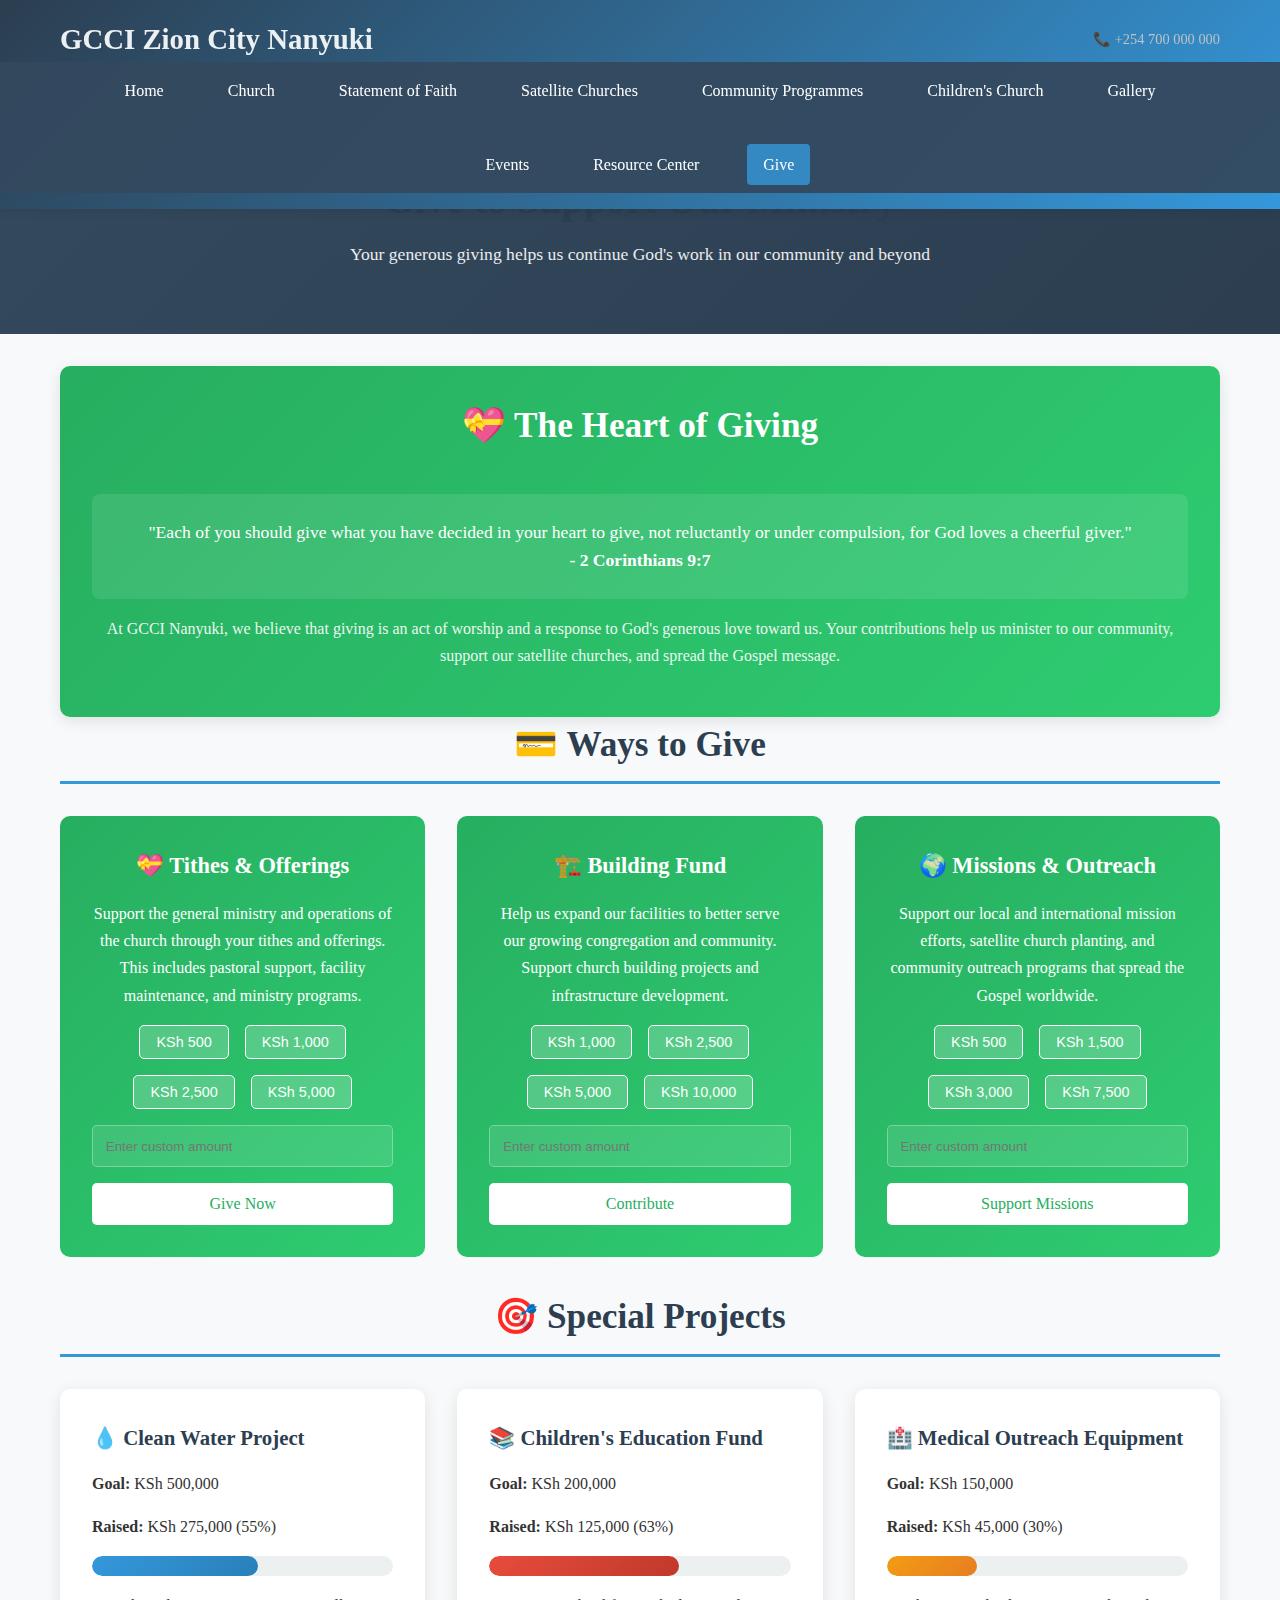
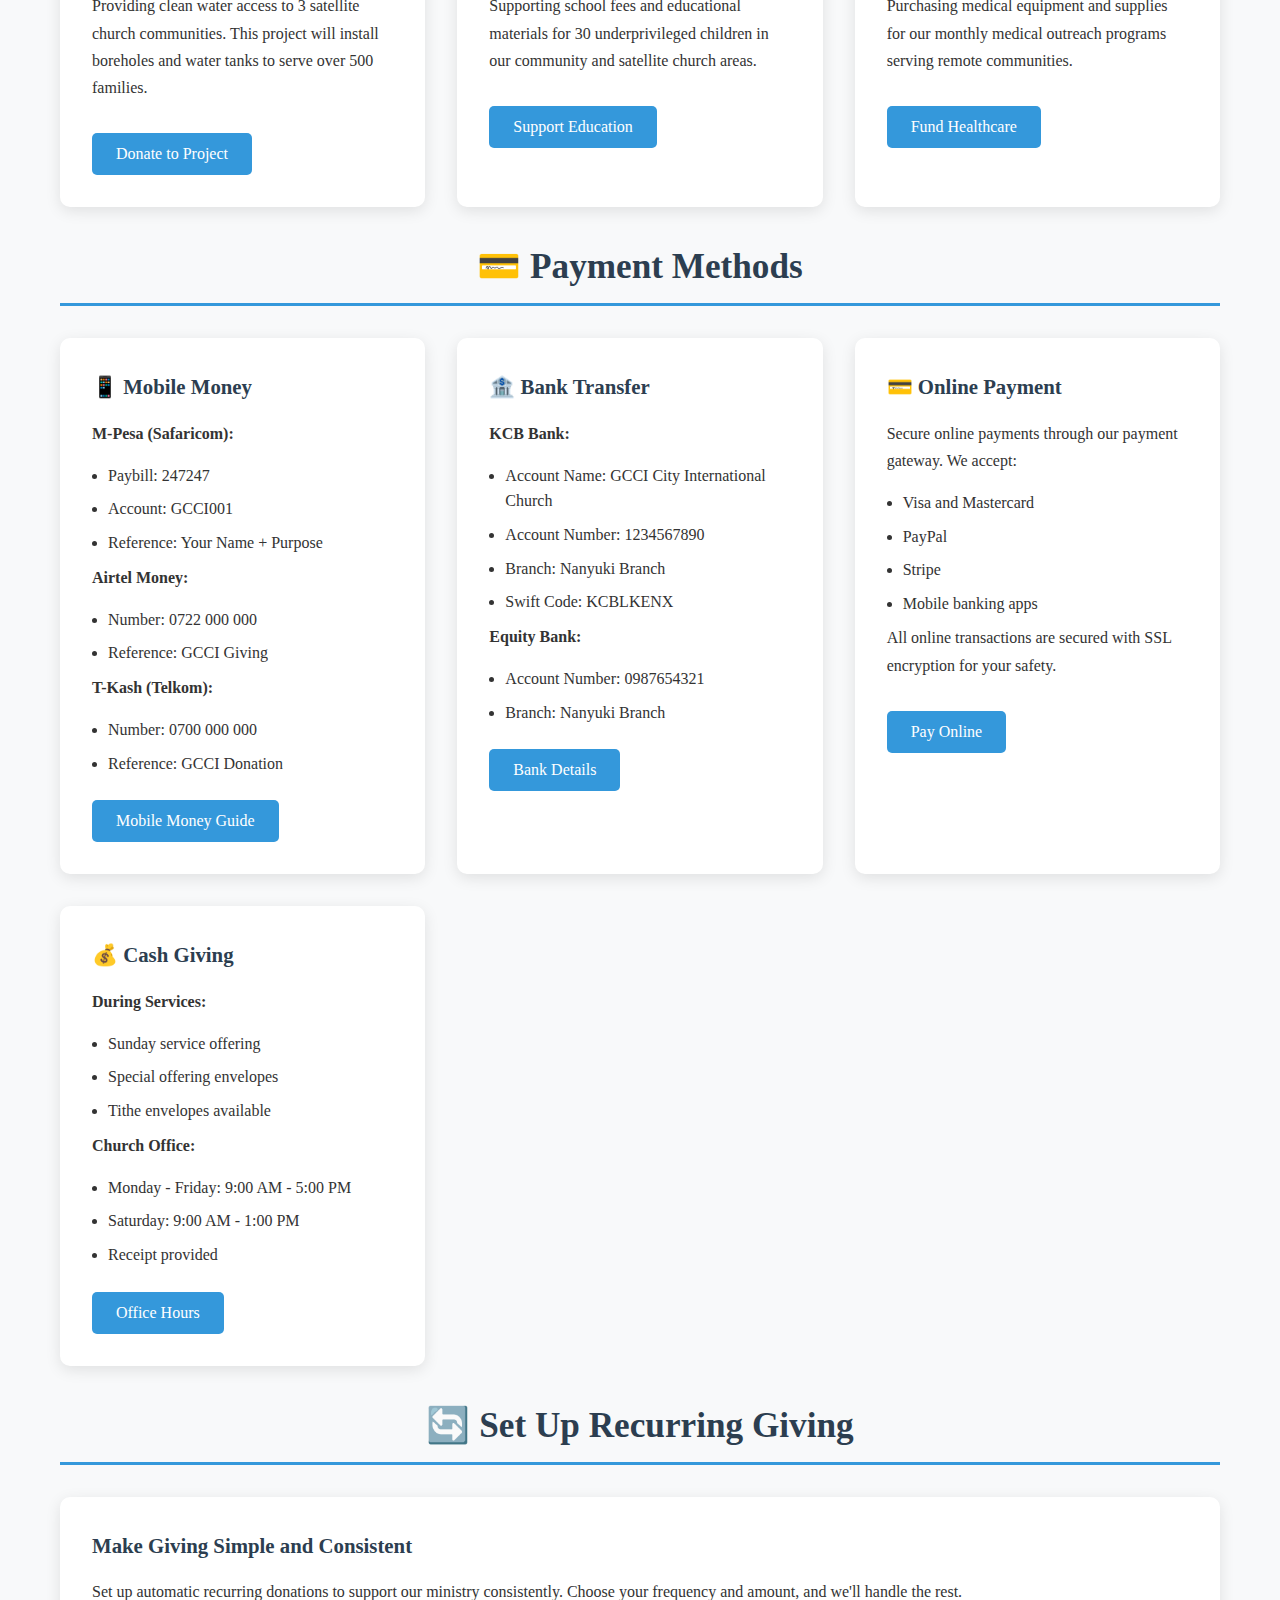
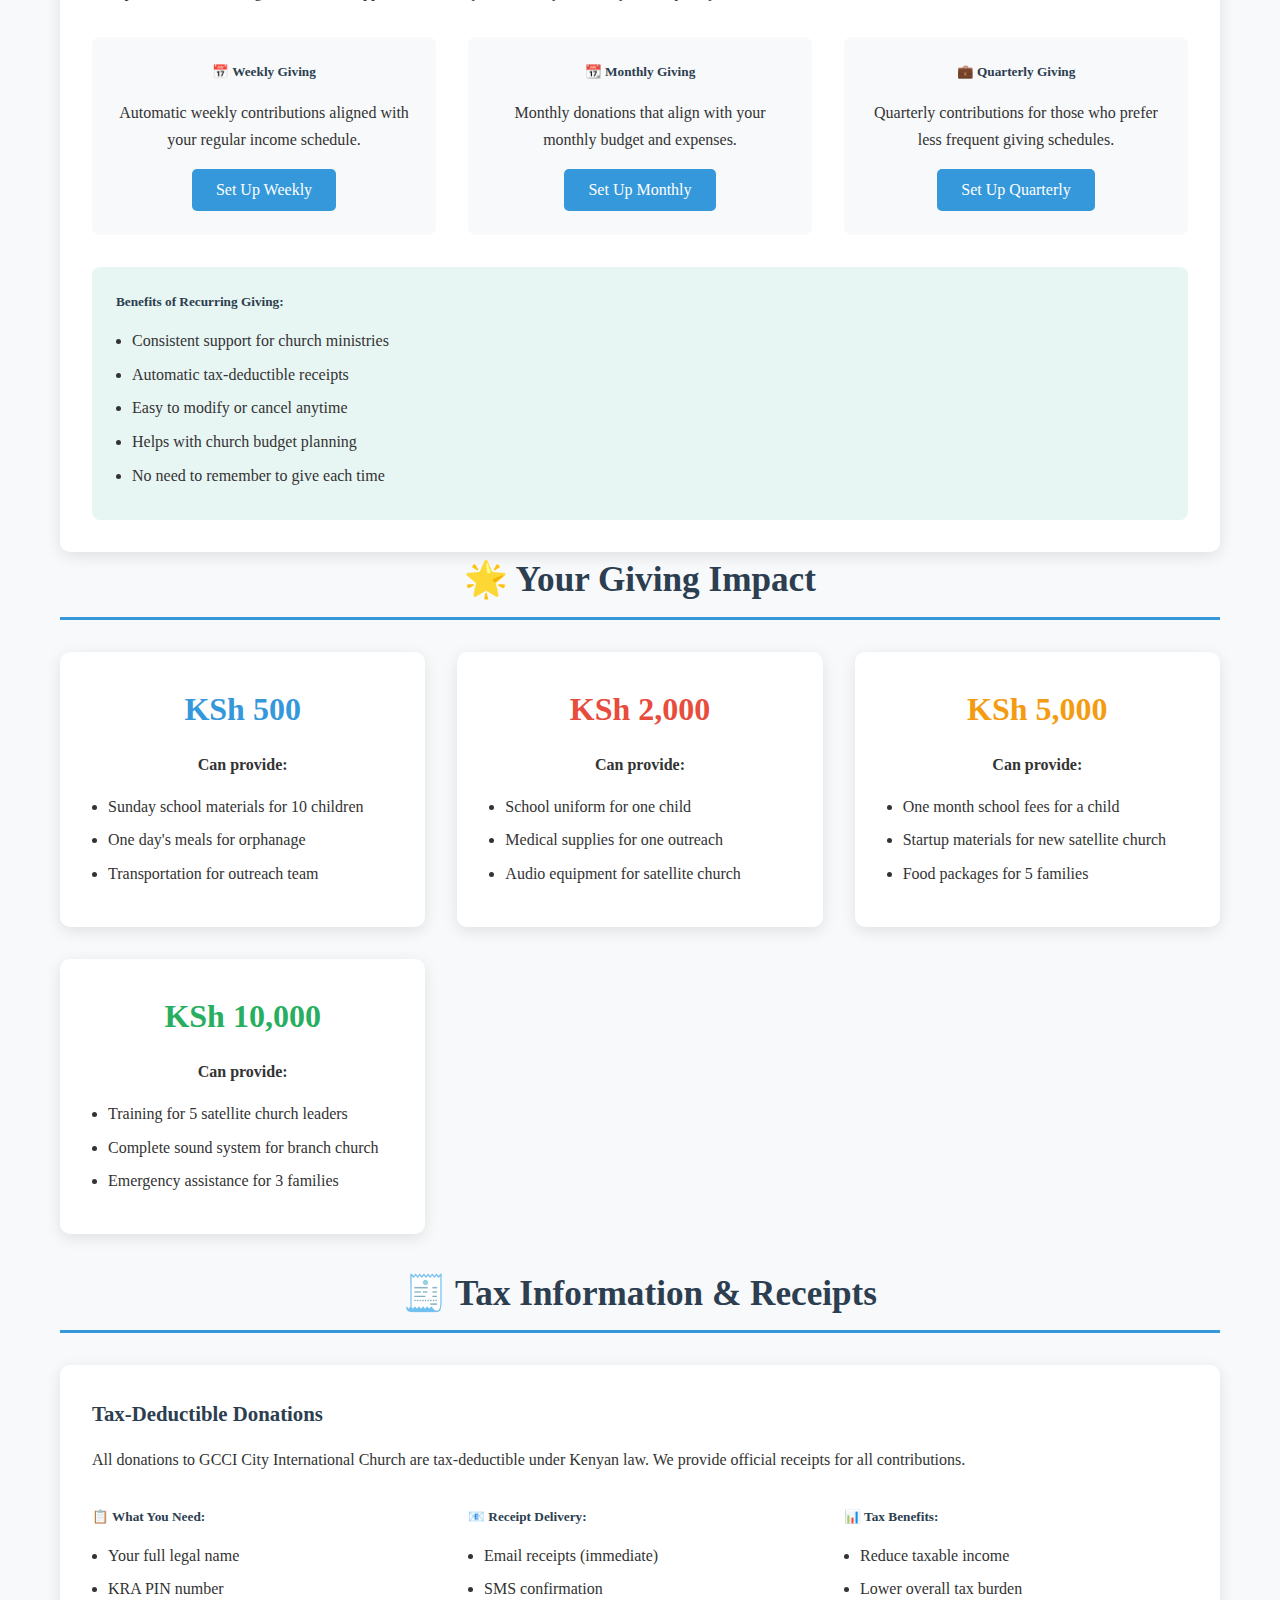
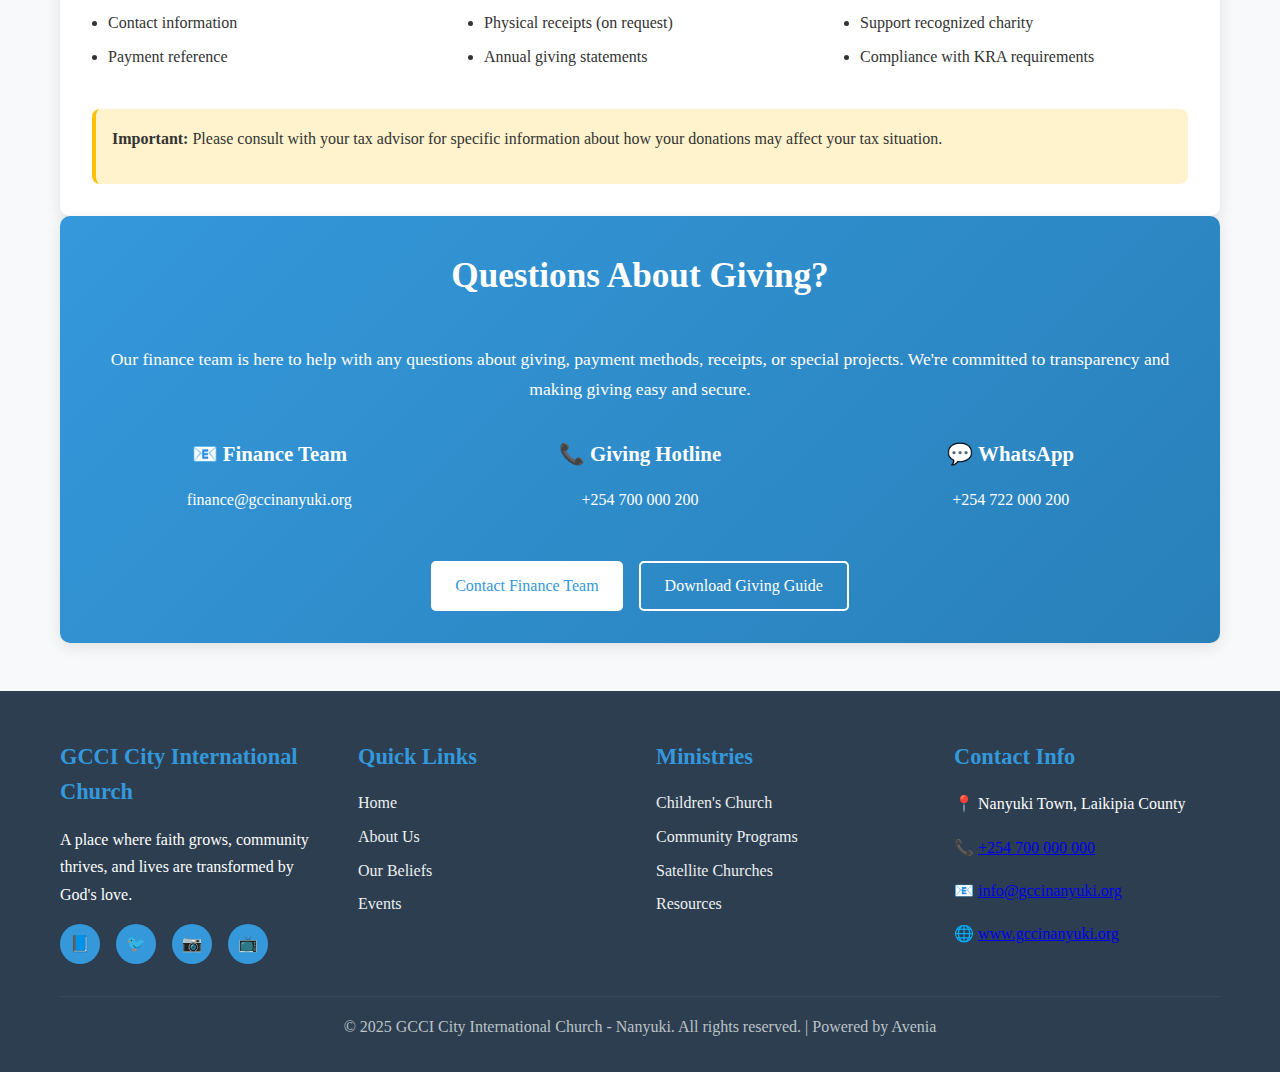
<file: give.html>
<!DOCTYPE html>
<html lang="en">
<head>
    <meta charset="UTF-8">
    <meta name="viewport" content="width=device-width, initial-scale=1.0">
    <meta name="description" content="Support GCCI City International Church Nanyuki through tithes, offerings, and special donations. Multiple giving options available.">
    <meta name="keywords" content="church giving, tithes, offerings, donations, M-Pesa, bank transfer, GCCI Nanyuki">
    <meta name="author" content="GCCI City International Church Nanyuki">
    
    <!-- Open Graph Meta Tags -->
    <meta property="og:title" content="Give - Support Our Ministry | GCCI Nanyuki">
    <meta property="og:description" content="Your generous giving helps us continue God's work in our community. Multiple convenient giving options available.">
    <meta property="og:type" content="website">
    <meta property="og:url" content="https://www.gccinanyuki.org/give.html">
    
    <!-- Favicon -->
    <link rel="icon" href="favicon.ico" type="image/x-icon">
    
    <!-- Stylesheets -->
    <link rel="stylesheet" href="styles.css">
    
    <title>Give - Support Our Ministry | GCCI City International Church Nanyuki</title>
</head>
<body>
    <!-- Header -->
    <header>
        <div class="container">
            <div class="header-content">
                <div class="logo">
                    <a href="index.html">GCCI Zion City Nanyuki</a>
                </div>
                <div class="contact-quick">
                    <span>📞 +254 700 000 000</span>
                </div>
            </div>
        </div>
        
        <!-- Navigation -->
        <nav>
            <div class="container">
                <div class="nav-container">
                    <div class="menu-toggle" aria-label="Toggle navigation menu">
                        <span></span>
                        <span></span>
                        <span></span>
                    </div>
                    <ul class="nav-menu">
                        <li><a href="index.html">Home</a></li>
                        <li><a href="church.html">Church</a></li>
                        <li><a href="statement-of-faith.html">Statement of Faith</a></li>
                        <li><a href="satellite-churches.html">Satellite Churches</a></li>
                        <li><a href="community-programmes.html">Community Programmes</a></li>
                        <li><a href="childrens-church.html">Children's Church</a></li>
                        <li><a href="gallery.html">Gallery</a></li>
                        <li><a href="events.html">Events</a></li>
                        <li><a href="resources.html">Resource Center</a></li>
                        <li><a href="give.html">Give</a></li>
                    </ul>
                </div>
            </div>
        </nav>
    </header>

    <!-- Main Content -->
    <main>
        <!-- Page Header -->
        <section class="page-header">
            <div class="container">
                <h1>Give to Support Our Ministry</h1>
                <p>Your generous giving helps us continue God's work in our community and beyond</p>
            </div>
        </section>

        <div class="container">
            <!-- Biblical Foundation -->
            <section class="biblical-foundation">
                <div class="card" style="text-align: center; background: linear-gradient(135deg, #27ae60, #2ecc71); color: white;">
                    <h2 style="color: white; border: none;">💝 The Heart of Giving</h2>
                    <blockquote style="background: rgba(255,255,255,0.1); padding: 1.5rem; border-radius: 8px; margin: 1rem 0; font-size: 1.1rem;">
                        "Each of you should give what you have decided in your heart to give, not reluctantly or under compulsion, for God loves a cheerful giver."
                        <br><strong>- 2 Corinthians 9:7</strong>
                    </blockquote>
                    <p style="font-size: 1rem; opacity: 0.9;">
                        At GCCI Nanyuki, we believe that giving is an act of worship and a response to God's generous love toward us. 
                        Your contributions help us minister to our community, support our satellite churches, and spread the Gospel message.
                    </p>
                </div>
            </section>

            <!-- Giving Options -->
            <section class="giving-options">
                <h2>💳 Ways to Give</h2>
                <div class="give-options">
                    <div class="give-card">
                        <h4>💝 Tithes & Offerings</h4>
                        <p>Support the general ministry and operations of the church through your tithes and offerings. This includes pastoral support, facility maintenance, and ministry programs.</p>
                        <div class="amount-buttons">
                            <button class="amount-btn" data-amount="500">KSh 500</button>
                            <button class="amount-btn" data-amount="1000">KSh 1,000</button>
                            <button class="amount-btn" data-amount="2500">KSh 2,500</button>
                            <button class="amount-btn" data-amount="5000">KSh 5,000</button>
                        </div>
                        <div style="margin: 1rem 0;">
                            <input type="number" id="tithe-custom" placeholder="Enter custom amount" style="width: 100%; padding: 0.8rem; border: 1px solid rgba(255,255,255,0.3); border-radius: 5px; background: rgba(255,255,255,0.1); color: white;" min="1">
                        </div>
                        <button class="btn" style="background: white; color: #27ae60; width: 100%;" onclick="initiateGiving('tithe')">Give Now</button>
                    </div>
                    
                    <div class="give-card">
                        <h4>🏗️ Building Fund</h4>
                        <p>Help us expand our facilities to better serve our growing congregation and community. Support church building projects and infrastructure development.</p>
                        <div class="amount-buttons">
                            <button class="amount-btn" data-amount="1000">KSh 1,000</button>
                            <button class="amount-btn" data-amount="2500">KSh 2,500</button>
                            <button class="amount-btn" data-amount="5000">KSh 5,000</button>
                            <button class="amount-btn" data-amount="10000">KSh 10,000</button>
                        </div>
                        <div style="margin: 1rem 0;">
                            <input type="number" id="building-custom" placeholder="Enter custom amount" style="width: 100%; padding: 0.8rem; border: 1px solid rgba(255,255,255,0.3); border-radius: 5px; background: rgba(255,255,255,0.1); color: white;" min="1">
                        </div>
                        <button class="btn" style="background: white; color: #27ae60; width: 100%;" onclick="initiateGiving('building')">Contribute</button>
                    </div>
                    
                    <div class="give-card">
                        <h4>🌍 Missions & Outreach</h4>
                        <p>Support our local and international mission efforts, satellite church planting, and community outreach programs that spread the Gospel worldwide.</p>
                        <div class="amount-buttons">
                            <button class="amount-btn" data-amount="500">KSh 500</button>
                            <button class="amount-btn" data-amount="1500">KSh 1,500</button>
                            <button class="amount-btn" data-amount="3000">KSh 3,000</button>
                            <button class="amount-btn" data-amount="7500">KSh 7,500</button>
                        </div>
                        <div style="margin: 1rem 0;">
                            <input type="number" id="missions-custom" placeholder="Enter custom amount" style="width: 100%; padding: 0.8rem; border: 1px solid rgba(255,255,255,0.3); border-radius: 5px; background: rgba(255,255,255,0.1); color: white;" min="1">
                        </div>
                        <button class="btn" style="background: white; color: #27ae60; width: 100%;" onclick="initiateGiving('missions')">Support Missions</button>
                    </div>
                </div>
            </section>

            <!-- Special Projects -->
            <section class="special-projects">
                <h2>🎯 Special Projects</h2>
                <div class="cards-grid">
                    <div class="card">
                        <h4>💧 Clean Water Project</h4>
                        <p><strong>Goal:</strong> KSh 500,000</p>
                        <p><strong>Raised:</strong> KSh 275,000 (55%)</p>
                        <div style="background: #ecf0f1; height: 20px; border-radius: 10px; margin: 1rem 0; overflow: hidden;">
                            <div style="width: 55%; height: 100%; background: linear-gradient(135deg, #3498db, #2980b9); border-radius: 10px;"></div>
                        </div>
                        <p>Providing clean water access to 3 satellite church communities. This project will install boreholes and water tanks to serve over 500 families.</p>
                        <button class="btn mt-1" onclick="donateToProject('water')">Donate to Project</button>
                    </div>
                    
                    <div class="card">
                        <h4>📚 Children's Education Fund</h4>
                        <p><strong>Goal:</strong> KSh 200,000</p>
                        <p><strong>Raised:</strong> KSh 125,000 (63%)</p>
                        <div style="background: #ecf0f1; height: 20px; border-radius: 10px; margin: 1rem 0; overflow: hidden;">
                            <div style="width: 63%; height: 100%; background: linear-gradient(135deg, #e74c3c, #c0392b); border-radius: 10px;"></div>
                        </div>
                        <p>Supporting school fees and educational materials for 30 underprivileged children in our community and satellite church areas.</p>
                        <button class="btn mt-1" onclick="donateToProject('education')">Support Education</button>
                    </div>
                    
                    <div class="card">
                        <h4>🏥 Medical Outreach Equipment</h4>
                        <p><strong>Goal:</strong> KSh 150,000</p>
                        <p><strong>Raised:</strong> KSh 45,000 (30%)</p>
                        <div style="background: #ecf0f1; height: 20px; border-radius: 10px; margin: 1rem 0; overflow: hidden;">
                            <div style="width: 30%; height: 100%; background: linear-gradient(135deg, #f39c12, #e67e22); border-radius: 10px;"></div>
                        </div>
                        <p>Purchasing medical equipment and supplies for our monthly medical outreach programs serving remote communities.</p>
                        <button class="btn mt-1" onclick="donateToProject('medical')">Fund Healthcare</button>
                    </div>
                </div>
            </section>

            <!-- Payment Methods -->
            <section class="payment-methods">
                <h2>💳 Payment Methods</h2>
                <div class="cards-grid">
                    <div class="card">
                        <h4>📱 Mobile Money</h4>
                        <p><strong>M-Pesa (Safaricom):</strong></p>
                        <ul>
                            <li>Paybill: 247247</li>
                            <li>Account: GCCI001</li>
                            <li>Reference: Your Name + Purpose</li>
                        </ul>
                        <p><strong>Airtel Money:</strong></p>
                        <ul>
                            <li>Number: 0722 000 000</li>
                            <li>Reference: GCCI Giving</li>
                        </ul>
                        <p><strong>T-Kash (Telkom):</strong></p>
                        <ul>
                            <li>Number: 0700 000 000</li>
                            <li>Reference: GCCI Donation</li>
                        </ul>
                        <button class="btn mt-1">Mobile Money Guide</button>
                    </div>
                    
                    <div class="card">
                        <h4>🏦 Bank Transfer</h4>
                        <p><strong>KCB Bank:</strong></p>
                        <ul>
                            <li>Account Name: GCCI City International Church</li>
                            <li>Account Number: 1234567890</li>
                            <li>Branch: Nanyuki Branch</li>
                            <li>Swift Code: KCBLKENX</li>
                        </ul>
                        <p><strong>Equity Bank:</strong></p>
                        <ul>
                            <li>Account Number: 0987654321</li>
                            <li>Branch: Nanyuki Branch</li>
                        </ul>
                        <button class="btn mt-1">Bank Details</button>
                    </div>
                    
                    <div class="card">
                        <h4>💳 Online Payment</h4>
                        <p>Secure online payments through our payment gateway. We accept:</p>
                        <ul>
                            <li>Visa and Mastercard</li>
                            <li>PayPal</li>
                            <li>Stripe</li>
                            <li>Mobile banking apps</li>
                        </ul>
                        <p>All online transactions are secured with SSL encryption for your safety.</p>
                        <button class="btn mt-1">Pay Online</button>
                    </div>
                    
                    <div class="card">
                        <h4>💰 Cash Giving</h4>
                        <p><strong>During Services:</strong></p>
                        <ul>
                            <li>Sunday service offering</li>
                            <li>Special offering envelopes</li>
                            <li>Tithe envelopes available</li>
                        </ul>
                        <p><strong>Church Office:</strong></p>
                        <ul>
                            <li>Monday - Friday: 9:00 AM - 5:00 PM</li>
                            <li>Saturday: 9:00 AM - 1:00 PM</li>
                            <li>Receipt provided</li>
                        </ul>
                        <button class="btn mt-1">Office Hours</button>
                    </div>
                </div>
            </section>

            <!-- Recurring Giving -->
            <section class="recurring-giving">
                <h2>🔄 Set Up Recurring Giving</h2>
                <div class="card">
                    <h4>Make Giving Simple and Consistent</h4>
                    <p>Set up automatic recurring donations to support our ministry consistently. Choose your frequency and amount, and we'll handle the rest.</p>
                    
                    <div style="display: grid; grid-template-columns: repeat(auto-fit, minmax(250px, 1fr)); gap: 2rem; margin: 2rem 0;">
                        <div style="text-align: center; padding: 1.5rem; background: #f8f9fa; border-radius: 8px;">
                            <h5>📅 Weekly Giving</h5>
                            <p>Automatic weekly contributions aligned with your regular income schedule.</p>
                            <button class="btn">Set Up Weekly</button>
                        </div>
                        
                        <div style="text-align: center; padding: 1.5rem; background: #f8f9fa; border-radius: 8px;">
                            <h5>📆 Monthly Giving</h5>
                            <p>Monthly donations that align with your monthly budget and expenses.</p>
                            <button class="btn">Set Up Monthly</button>
                        </div>
                        
                        <div style="text-align: center; padding: 1.5rem; background: #f8f9fa; border-radius: 8px;">
                            <h5>💼 Quarterly Giving</h5>
                            <p>Quarterly contributions for those who prefer less frequent giving schedules.</p>
                            <button class="btn">Set Up Quarterly</button>
                        </div>
                    </div>
                    
                    <div style="background: #e8f6f3; padding: 1.5rem; border-radius: 8px; margin-top: 2rem;">
                        <h5>Benefits of Recurring Giving:</h5>
                        <ul>
                            <li>Consistent support for church ministries</li>
                            <li>Automatic tax-deductible receipts</li>
                            <li>Easy to modify or cancel anytime</li>
                            <li>Helps with church budget planning</li>
                            <li>No need to remember to give each time</li>
                        </ul>
                    </div>
                </div>
            </section>

            <!-- Giving Impact -->
            <section class="giving-impact">
                <h2>🌟 Your Giving Impact</h2>
                <div class="cards-grid">
                    <div class="card" style="text-align: center;">
                        <h4 style="color: #3498db; font-size: 2rem;">KSh 500</h4>
                        <p><strong>Can provide:</strong></p>
                        <ul style="text-align: left;">
                            <li>Sunday school materials for 10 children</li>
                            <li>One day's meals for orphanage</li>
                            <li>Transportation for outreach team</li>
                        </ul>
                    </div>
                    
                    <div class="card" style="text-align: center;">
                        <h4 style="color: #e74c3c; font-size: 2rem;">KSh 2,000</h4>
                        <p><strong>Can provide:</strong></p>
                        <ul style="text-align: left;">
                            <li>School uniform for one child</li>
                            <li>Medical supplies for one outreach</li>
                            <li>Audio equipment for satellite church</li>
                        </ul>
                    </div>
                    
                    <div class="card" style="text-align: center;">
                        <h4 style="color: #f39c12; font-size: 2rem;">KSh 5,000</h4>
                        <p><strong>Can provide:</strong></p>
                        <ul style="text-align: left;">
                            <li>One month school fees for a child</li>
                            <li>Startup materials for new satellite church</li>
                            <li>Food packages for 5 families</li>
                        </ul>
                    </div>
                    
                    <div class="card" style="text-align: center;">
                        <h4 style="color: #27ae60; font-size: 2rem;">KSh 10,000</h4>
                        <p><strong>Can provide:</strong></p>
                        <ul style="text-align: left;">
                            <li>Training for 5 satellite church leaders</li>
                            <li>Complete sound system for branch church</li>
                            <li>Emergency assistance for 3 families</li>
                        </ul>
                    </div>
                </div>
            </section>

            <!-- Tax Information -->
            <section class="tax-information">
                <h2>🧾 Tax Information & Receipts</h2>
                <div class="card">
                    <h4>Tax-Deductible Donations</h4>
                    <p>All donations to GCCI City International Church are tax-deductible under Kenyan law. We provide official receipts for all contributions.</p>
                    
                    <div style="display: grid; grid-template-columns: repeat(auto-fit, minmax(300px, 1fr)); gap: 2rem; margin: 2rem 0;">
                        <div>
                            <h5>📋 What You Need:</h5>
                            <ul>
                                <li>Your full legal name</li>
                                <li>KRA PIN number</li>
                                <li>Contact information</li>
                                <li>Payment reference</li>
                            </ul>
                        </div>
                        
                        <div>
                            <h5>📧 Receipt Delivery:</h5>
                            <ul>
                                <li>Email receipts (immediate)</li>
                                <li>SMS confirmation</li>
                                <li>Physical receipts (on request)</li>
                                <li>Annual giving statements</li>
                            </ul>
                        </div>
                        
                        <div>
                            <h5>📊 Tax Benefits:</h5>
                            <ul>
                                <li>Reduce taxable income</li>
                                <li>Lower overall tax burden</li>
                                <li>Support recognized charity</li>
                                <li>Compliance with KRA requirements</li>
                            </ul>
                        </div>
                    </div>
                    
                    <div style="background: #fff3cd; padding: 1rem; border-radius: 8px; border-left: 4px solid #ffc107;">
                        <p><strong>Important:</strong> Please consult with your tax advisor for specific information about how your donations may affect your tax situation.</p>
                    </div>
                </div>
            </section>

            <!-- Contact for Giving -->
            <section class="giving-contact">
                <div class="card" style="background: linear-gradient(135deg, #3498db, #2980b9); color: white; text-align: center;">
                    <h2 style="color: white; border: none;">Questions About Giving?</h2>
                    <p style="font-size: 1.1rem; margin-bottom: 2rem;">
                        Our finance team is here to help with any questions about giving, payment methods, receipts, or special projects. 
                        We're committed to transparency and making giving easy and secure.
                    </p>
                    <div style="display: grid; grid-template-columns: repeat(auto-fit, minmax(200px, 1fr)); gap: 1rem; margin-bottom: 2rem;">
                        <div>
                            <h4 style="color: white;">📧 Finance Team</h4>
                            <p>finance@gccinanyuki.org</p>
                        </div>
                        <div>
                            <h4 style="color: white;">📞 Giving Hotline</h4>
                            <p>+254 700 000 200</p>
                        </div>
                        <div>
                            <h4 style="color: white;">💬 WhatsApp</h4>
                            <p>+254 722 000 200</p>
                        </div>
                    </div>
                    <div style="display: flex; gap: 1rem; justify-content: center; flex-wrap: wrap;">
                        <a href="mailto:finance@gccinanyuki.org" class="btn" style="background: white; color: #3498db;">Contact Finance Team</a>
                        <button class="btn btn-outline" style="border-color: white; color: white;" onclick="downloadGivingGuide()">Download Giving Guide</button>
                    </div>
                </div>
            </section>
        </div>
    </main>

    <!-- Footer -->
    <footer>
        <div class="container">
            <div class="footer-content">
                <div class="footer-section">
                    <h4>GCCI City International Church</h4>
                    <p>A place where faith grows, community thrives, and lives are transformed by God's love.</p>
                    <div class="social-links">
                        <a href="#" title="Facebook" aria-label="Facebook">📘</a>
                        <a href="#" title="Twitter" aria-label="Twitter">🐦</a>
                        <a href="#" title="Instagram" aria-label="Instagram">📷</a>
                        <a href="#" title="YouTube" aria-label="YouTube">📺</a>
                    </div>
                </div>
                
                <div class="footer-section">
                    <h4>Quick Links</h4>
                    <ul>
                        <li><a href="index.html">Home</a></li>
                        <li><a href="church.html">About Us</a></li>
                        <li><a href="statement-of-faith.html">Our Beliefs</a></li>
                        <li><a href="events.html">Events</a></li>
                    </ul>
                </div>
                
                <div class="footer-section">
                    <h4>Ministries</h4>
                    <ul>
                        <li><a href="childrens-church.html">Children's Church</a></li>
                        <li><a href="community-programmes.html">Community Programs</a></li>
                        <li><a href="satellite-churches.html">Satellite Churches</a></li>
                        <li><a href="resources.html">Resources</a></li>
                    </ul>
                </div>
                
                <div class="footer-section">
                    <h4>Contact Info</h4>
                    <p>📍 Nanyuki Town, Laikipia County</p>
                    <p>📞 <a href="tel:+254700000000">+254 700 000 000</a></p>
                    <p>📧 <a href="mailto:info@gccinanyuki.org">info@gccinanyuki.org</a></p>
                    <p>🌐 <a href="https://www.gccinanyuki.org">www.gccinanyuki.org</a></p>
                </div>
            </div>
            
            <div class="footer-bottom">
                <p>&copy; 2025 GCCI City International Church - Nanyuki. All rights reserved. | Powered by Avenia</p>
            </div>
        </div>
    </footer>

    <!-- JavaScript -->
    <script src="script.js"></script>
    <script>
        // Giving functionality
        let selectedGivingType = '';
        let selectedAmount = 0;
        
        function initiateGiving(type) {
            selectedGivingType = type;
            
            // Get selected amount or custom amount
            const activeBtn = document.querySelector(`#${type}-section .amount-btn.active`);
            const customInput = document.getElementById(`${type}-custom`);
            
            if (customInput && customInput.value) {
                selectedAmount = parseInt(customInput.value);
            } else if (activeBtn) {
                selectedAmount = parseInt(activeBtn.getAttribute('data-amount'));
            } else {
                showGivingNotification('Please select or enter an amount', 'error');
                return;
            }
            
            if (selectedAmount < 1) {
                showGivingNotification('Please enter a valid amount', 'error');
                return;
            }
            
            showPaymentOptions();
        }
        
        function showPaymentOptions() {
            const modal = createPaymentModal();
            document.body.appendChild(modal);
        }
        
        function createPaymentModal() {
            const modal = document.createElement('div');
            modal.style.cssText = `
                position: fixed;
                top: 0;
                left: 0;
                width: 100%;
                height: 100%;
                background: rgba(0,0,0,0.8);
                display: flex;
                align-items: center;
                justify-content: center;
                z-index: 10000;
                padding: 20px;
            `;
            
            modal.innerHTML = `
                <div style="
                    background: white;
                    padding: 2rem;
                    border-radius: 10px;
                    max-width: 500px;
                    width: 100%;
                    max-height: 90vh;
                    overflow-y: auto;
                ">
                    <div style="display: flex; justify-content: space-between; align-items: center; margin-bottom: 1.5rem;">
                        <h3>Complete Your Giving</h3>
                        <button onclick="closePaymentModal()" style="background: none; border: none; font-size: 1.5rem; cursor: pointer;">&times;</button>
                    </div>
                    
                    <div style="background: #f8f9fa; padding: 1rem; border-radius: 8px; margin-bottom: 1.5rem;">
                        <p><strong>Type:</strong> ${selectedGivingType.charAt(0).toUpperCase() + selectedGivingType.slice(1)}</p>
                        <p><strong>Amount:</strong> KSh ${selectedAmount.toLocaleString()}</p>
                    </div>
                    
                    <h4>Choose Payment Method:</h4>
                    <div style="display: grid; gap: 1rem; margin: 1rem 0;">
                        <button class="btn" onclick="processPayment('mpesa')" style="width: 100%;">📱 M-Pesa</button>
                        <button class="btn" onclick="processPayment('bank')" style="width: 100%;">🏦 Bank Transfer</button>
                        <button class="btn" onclick="processPayment('card')" style="width: 100%;">💳 Credit/Debit Card</button>
                        <button class="btn btn-outline" onclick="processPayment('cash')" style="width: 100%;">💰 Cash (Office Visit)</button>
                    </div>
                </div>
            `;
            
            return modal;
        }
        
        function closePaymentModal() {
            const modal = document.querySelector('[style*="position: fixed"]');
            if (modal) {
                document.body.removeChild(modal);
            }
        }
        
        function processPayment(method) {
            closePaymentModal();
            
            switch(method) {
                case 'mpesa':
                    showMpesaInstructions();
                    break;
                case 'bank':
                    showBankInstructions();
                    break;
                case 'card':
                    showCardPayment();
                    break;
                case 'cash':
                    showCashInstructions();
                    break;
            }
        }
        
        function showMpesaInstructions() {
            showGivingNotification(
                'M-Pesa Instructions',
                `
                1. Go to M-Pesa menu
                2. Select Lipa na M-Pesa
                3. Select Pay Bill
                4. Enter Business Number: 247247
                5. Enter Account: GCCI001
                6. Enter Amount: ${selectedAmount}
                7. Enter your M-Pesa PIN
                8. Confirm the transaction
                
                You will receive a confirmation SMS.
                `,
                'info'
            );
        }
        
        function showBankInstructions() {
            showGivingNotification(
                'Bank Transfer Instructions',
                `
                Bank: KCB Bank
                Account Name: GCCI City International Church
                Account Number: 1234567890
                Branch: Nanyuki Branch
                Amount: KSh ${selectedAmount.toLocaleString()}
                
                Please use your name as reference.
                `,
                'info'
            );
        }
        
        function showCardPayment() {
            showGivingNotification('Redirecting...', 'Redirecting to secure payment gateway...', 'info');
            // In a real implementation, this would redirect to a payment processor
        }
        
        function showCashInstructions() {
            showGivingNotification(
                'Cash Payment',
                `
                Please visit our church office:
                
                Address: GCCI Nanyuki Main Campus
                Hours: Monday-Friday 9:00 AM - 5:00 PM
                Saturday: 9:00 AM - 1:00 PM
                
                Amount to pay: KSh ${selectedAmount.toLocaleString()}
                Purpose: ${selectedGivingType.charAt(0).toUpperCase() + selectedGivingType.slice(1)}
                
                A receipt will be provided.
                `,
                'info'
            );
        }
        
        function showGivingNotification(title, message, type = 'info') {
            if (window.GCCIWebsite && window.GCCIWebsite.showNotification) {
                window.GCCIWebsite.showNotification(title, message, type);
            } else {
                alert(title + '\n\n' + message);
            }
        }
        
        function donateToProject(project) {
            selectedGivingType = project + ' project';
            showPaymentOptions();
        }
        
        function downloadGivingGuide() {
            showGivingNotification('Download', 'Giving guide will be available soon!', 'info');
        }
        
        // Initialize amount button listeners
        document.addEventListener('DOMContentLoaded', function() {
            // This functionality is already handled by the main script.js file
        });
    </script>
</body>
</html>
</file>
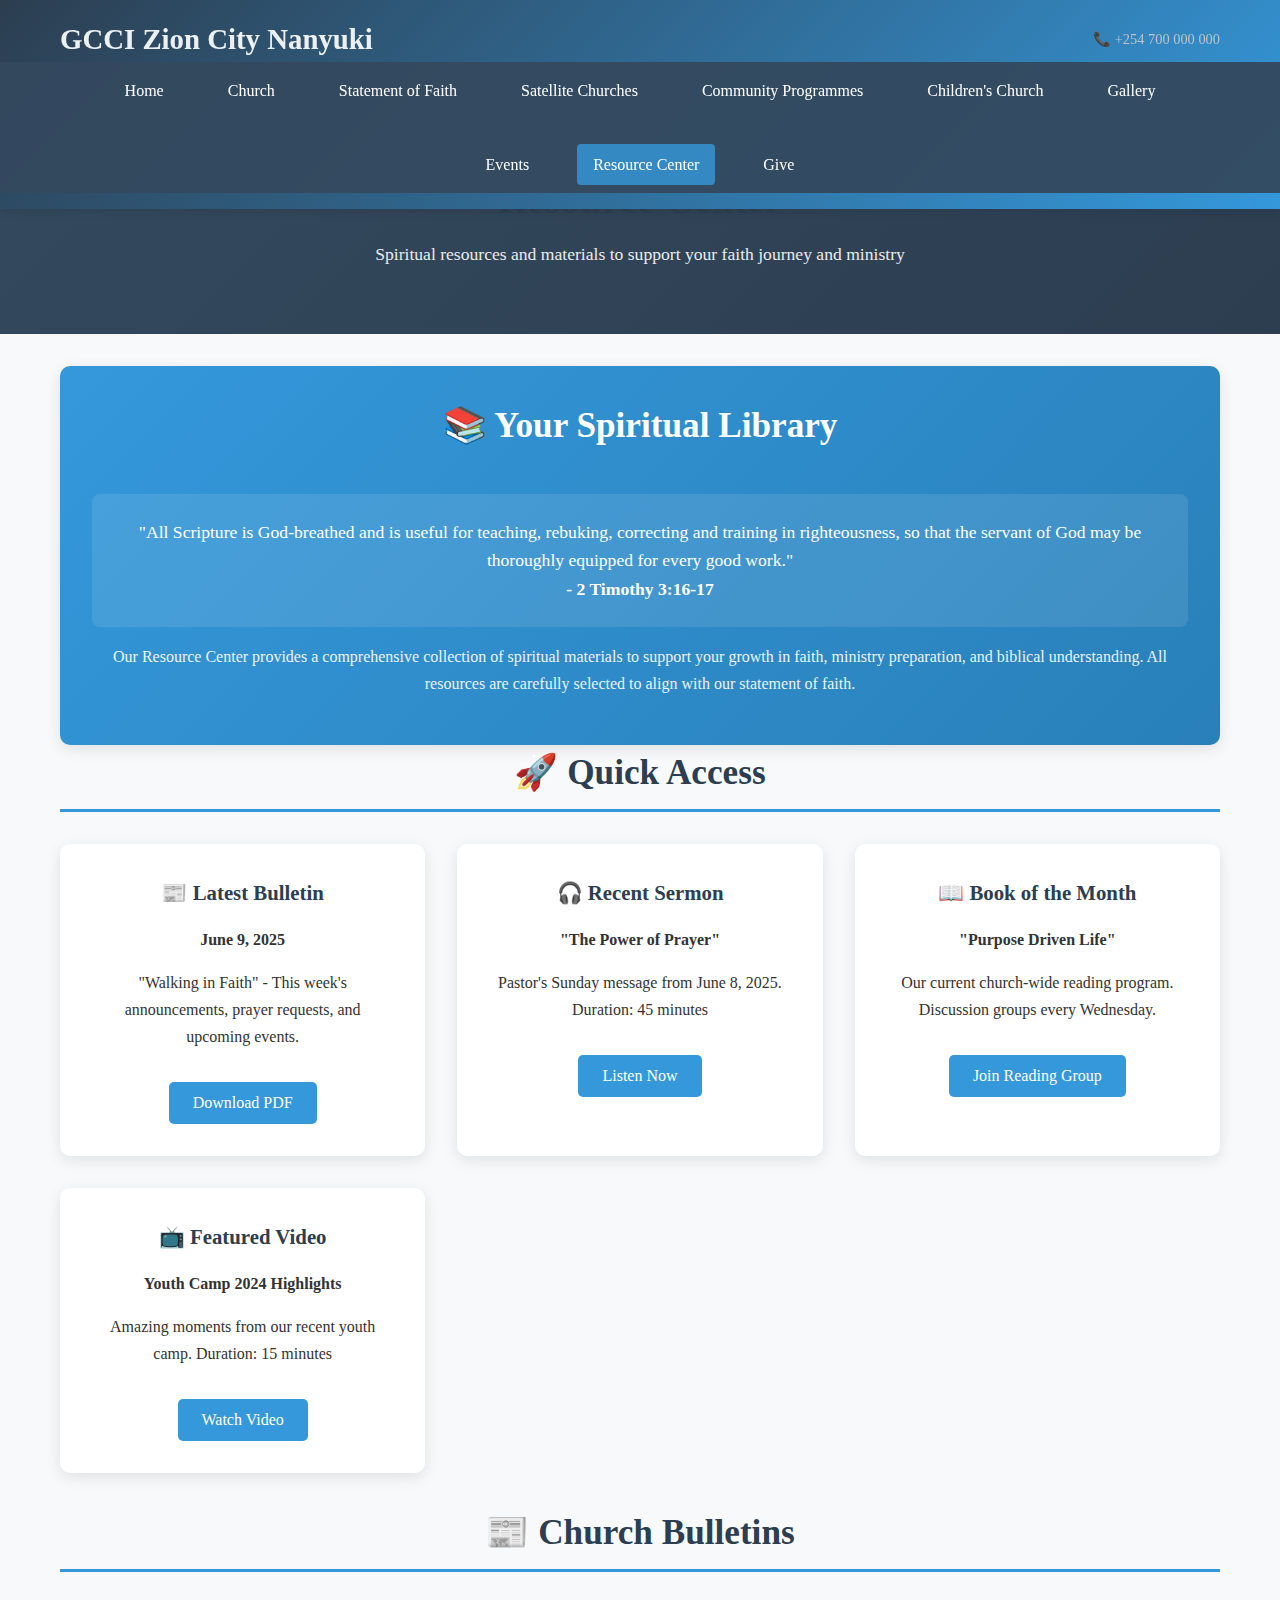
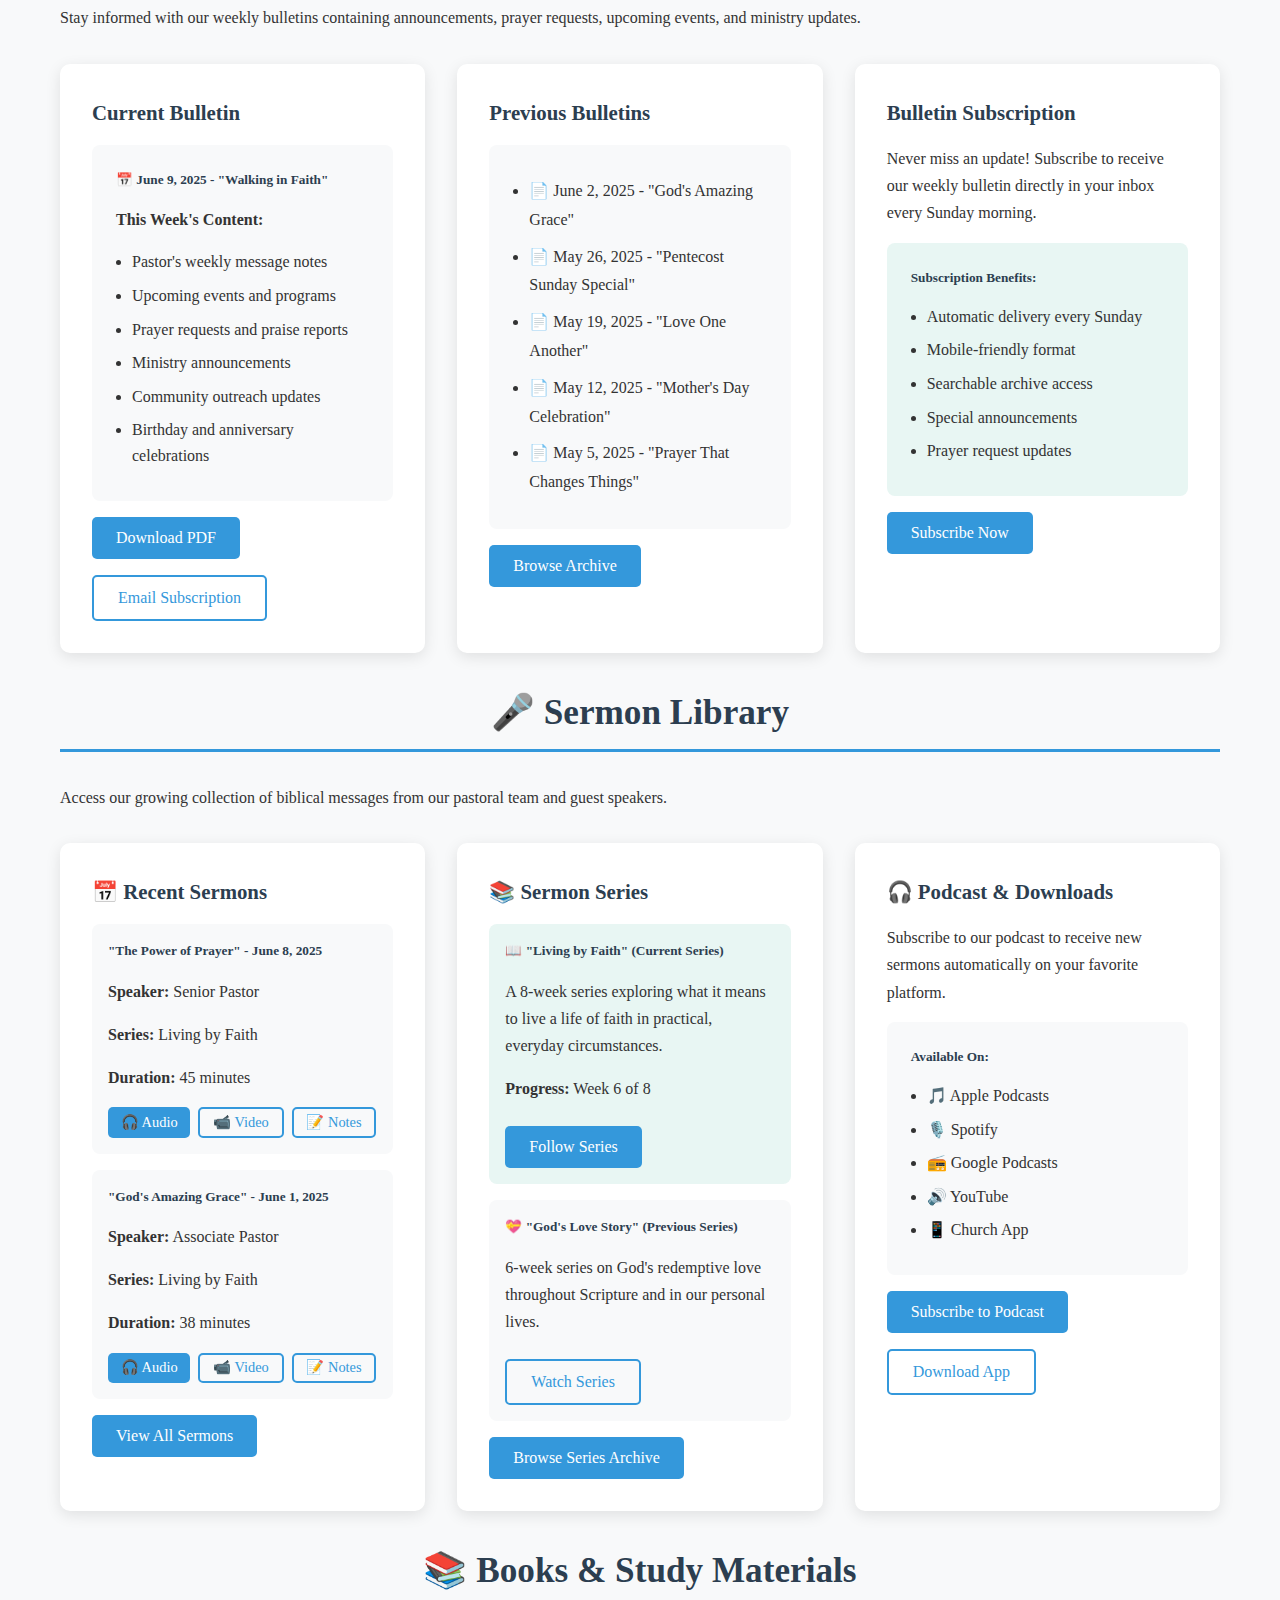
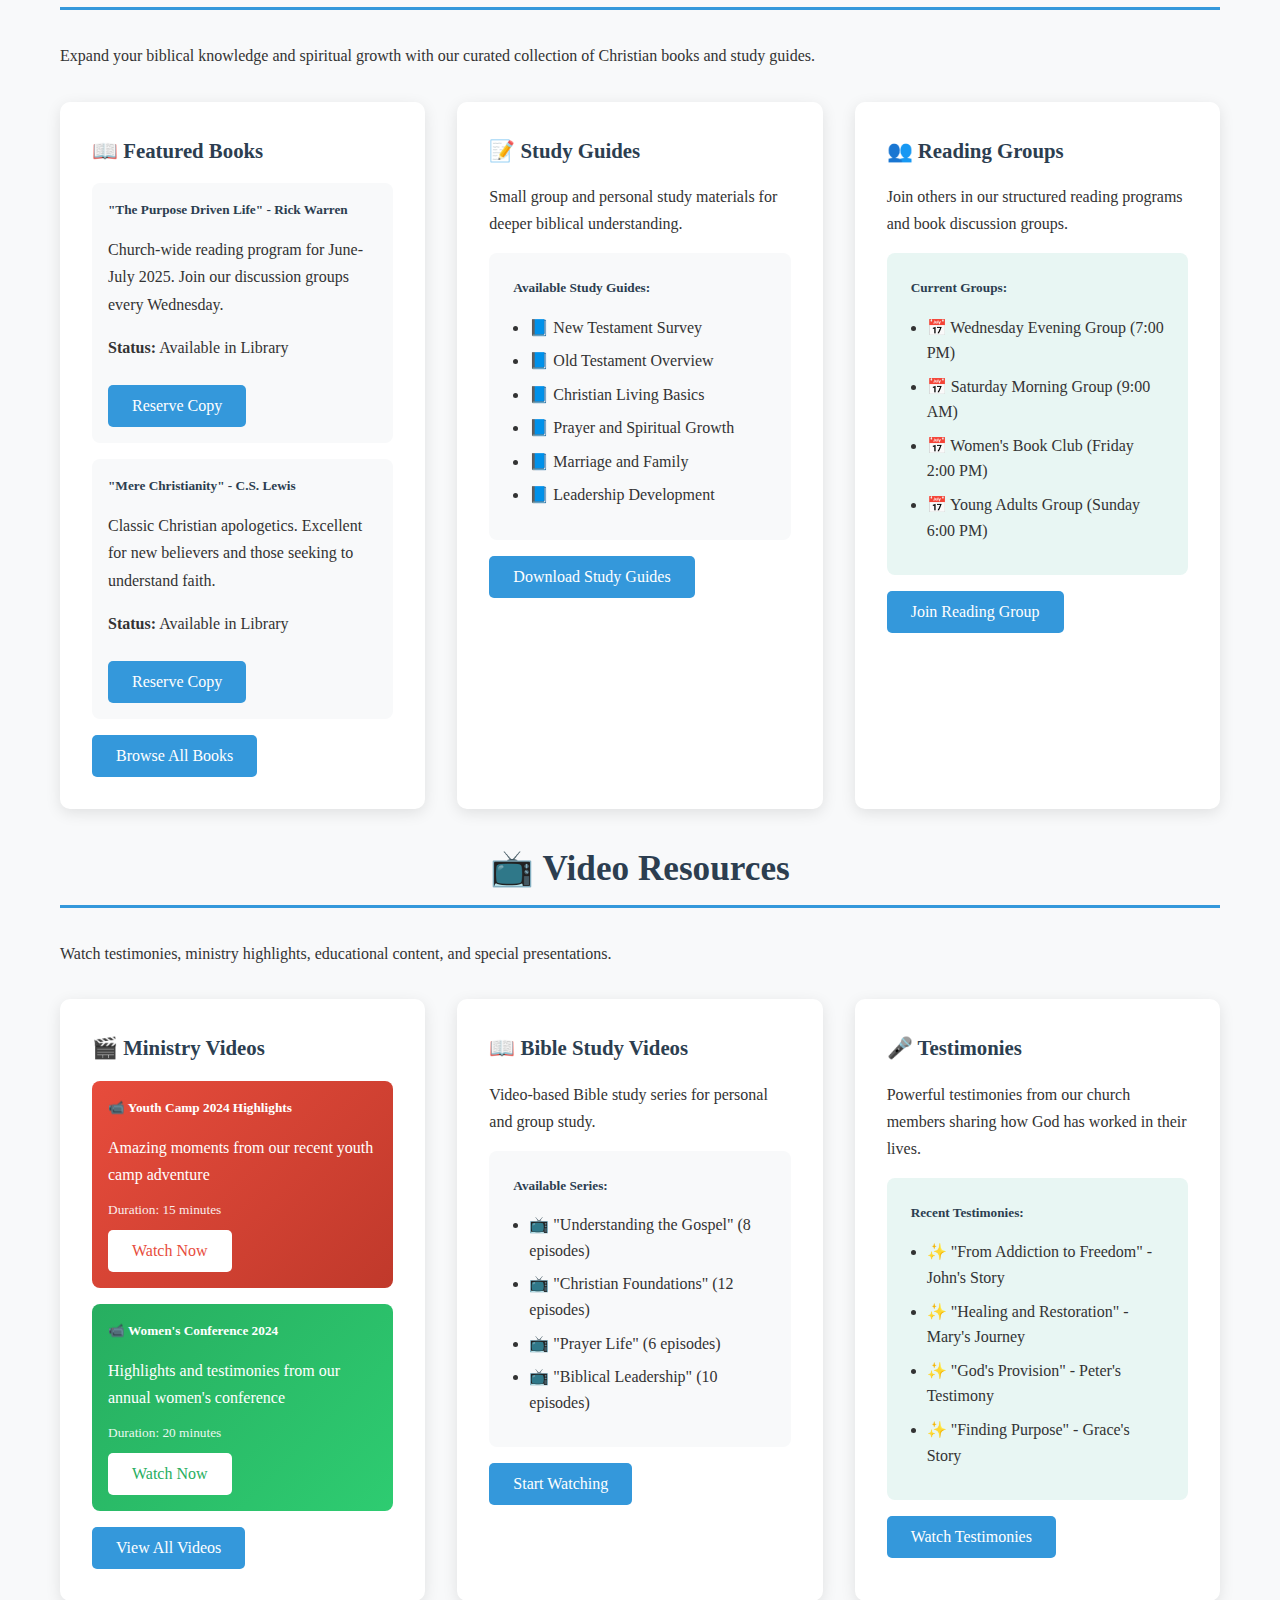
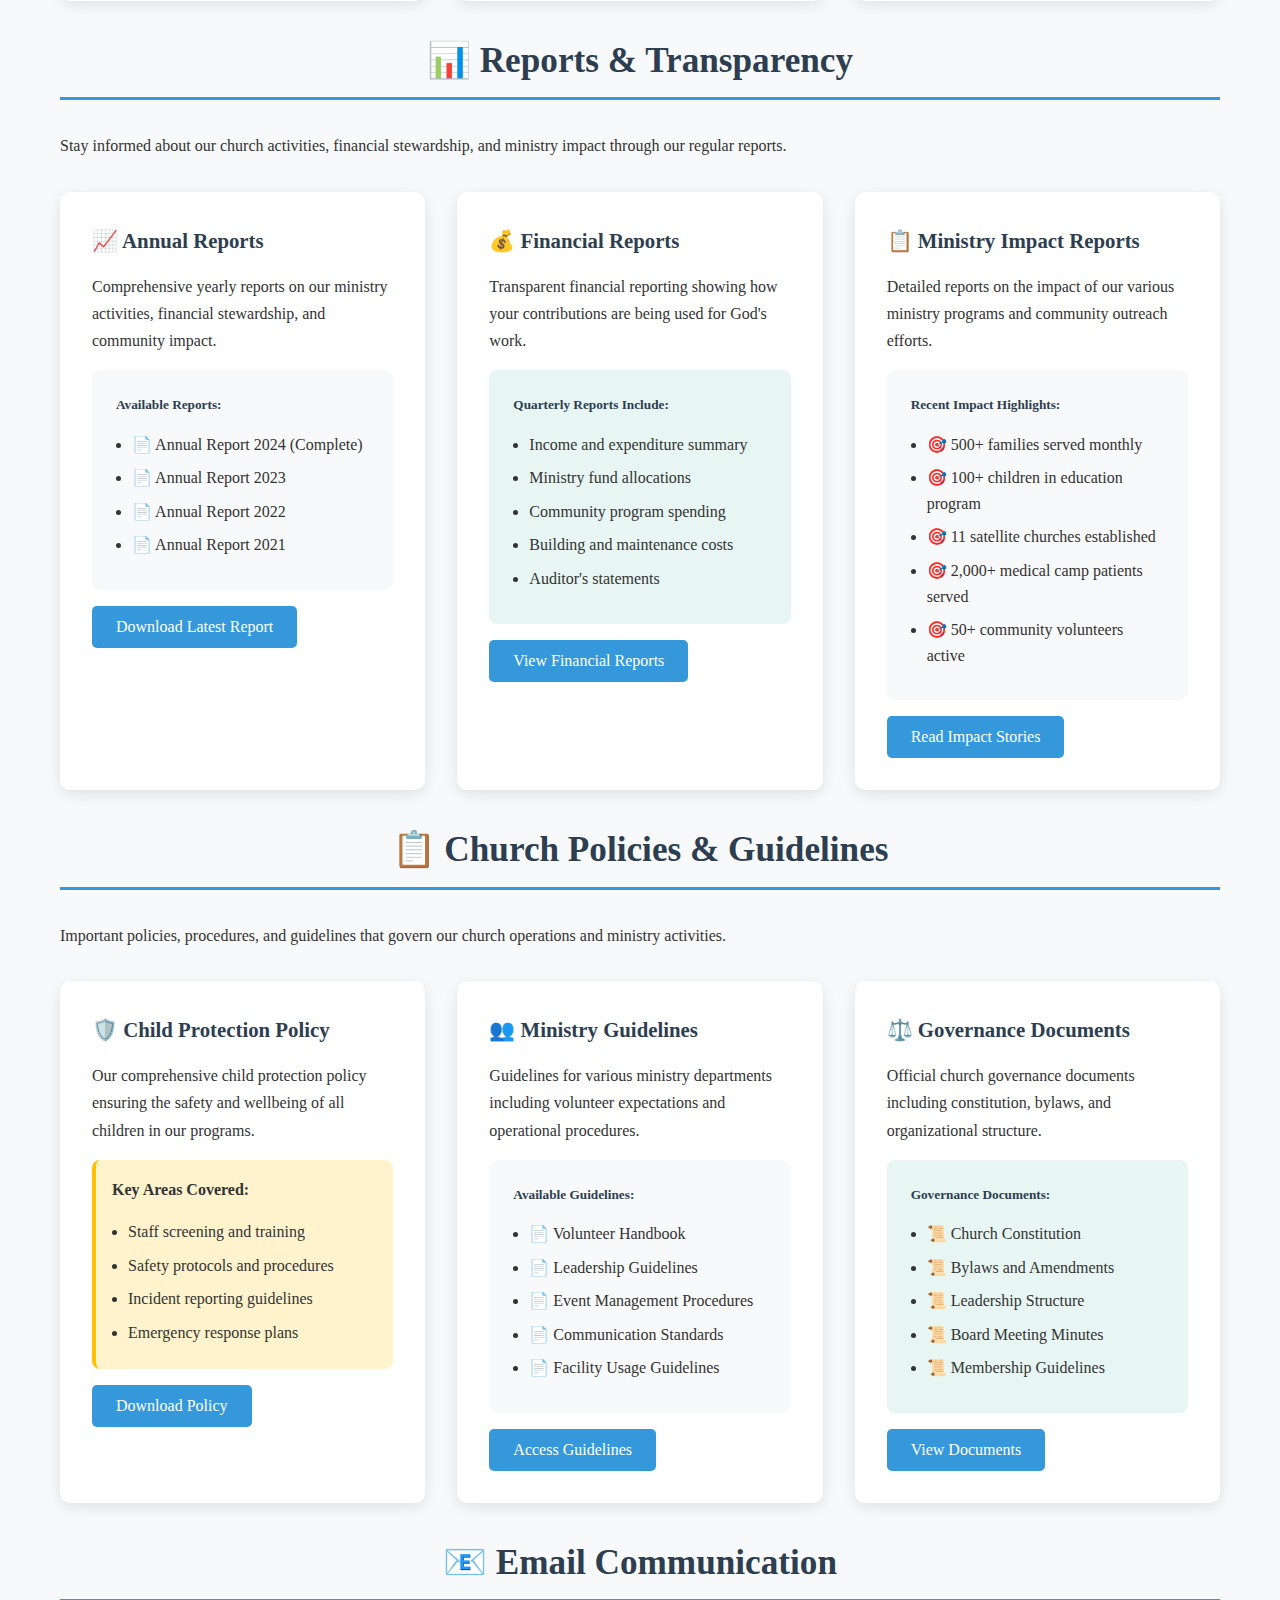
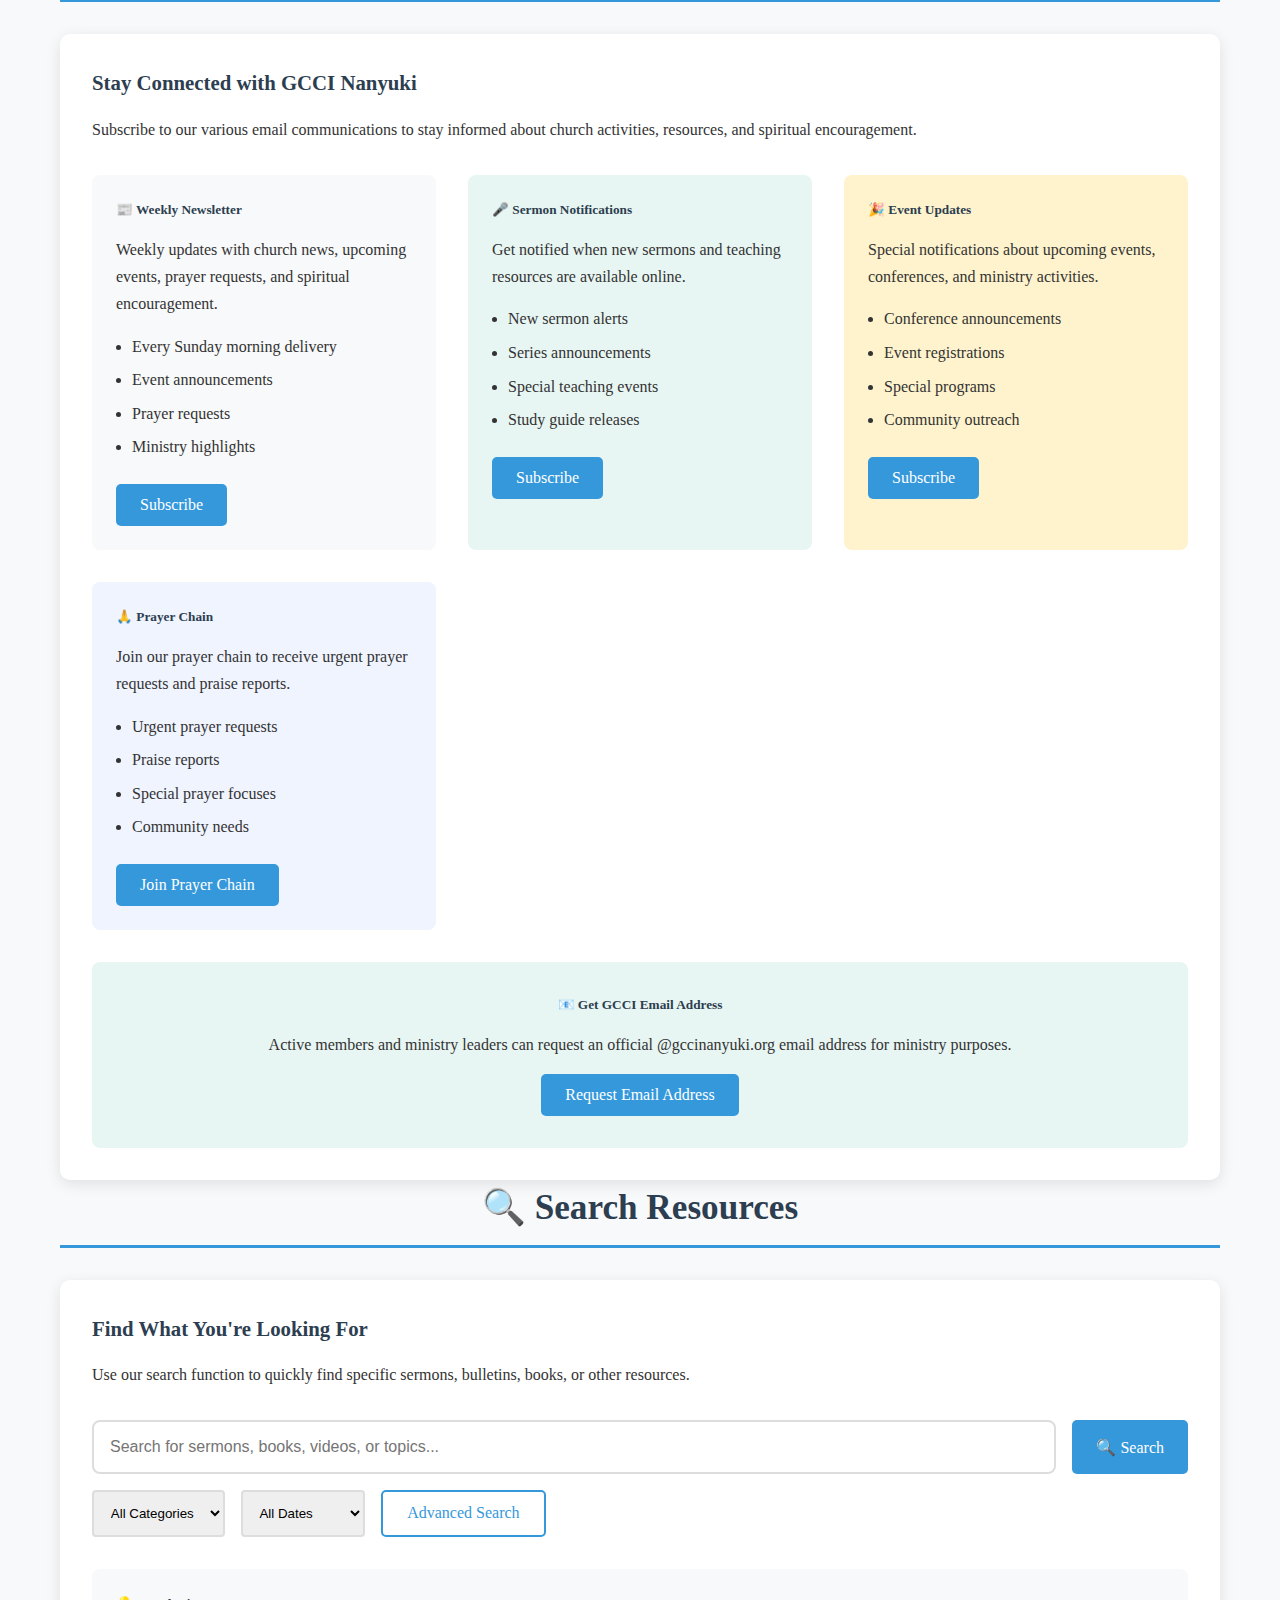
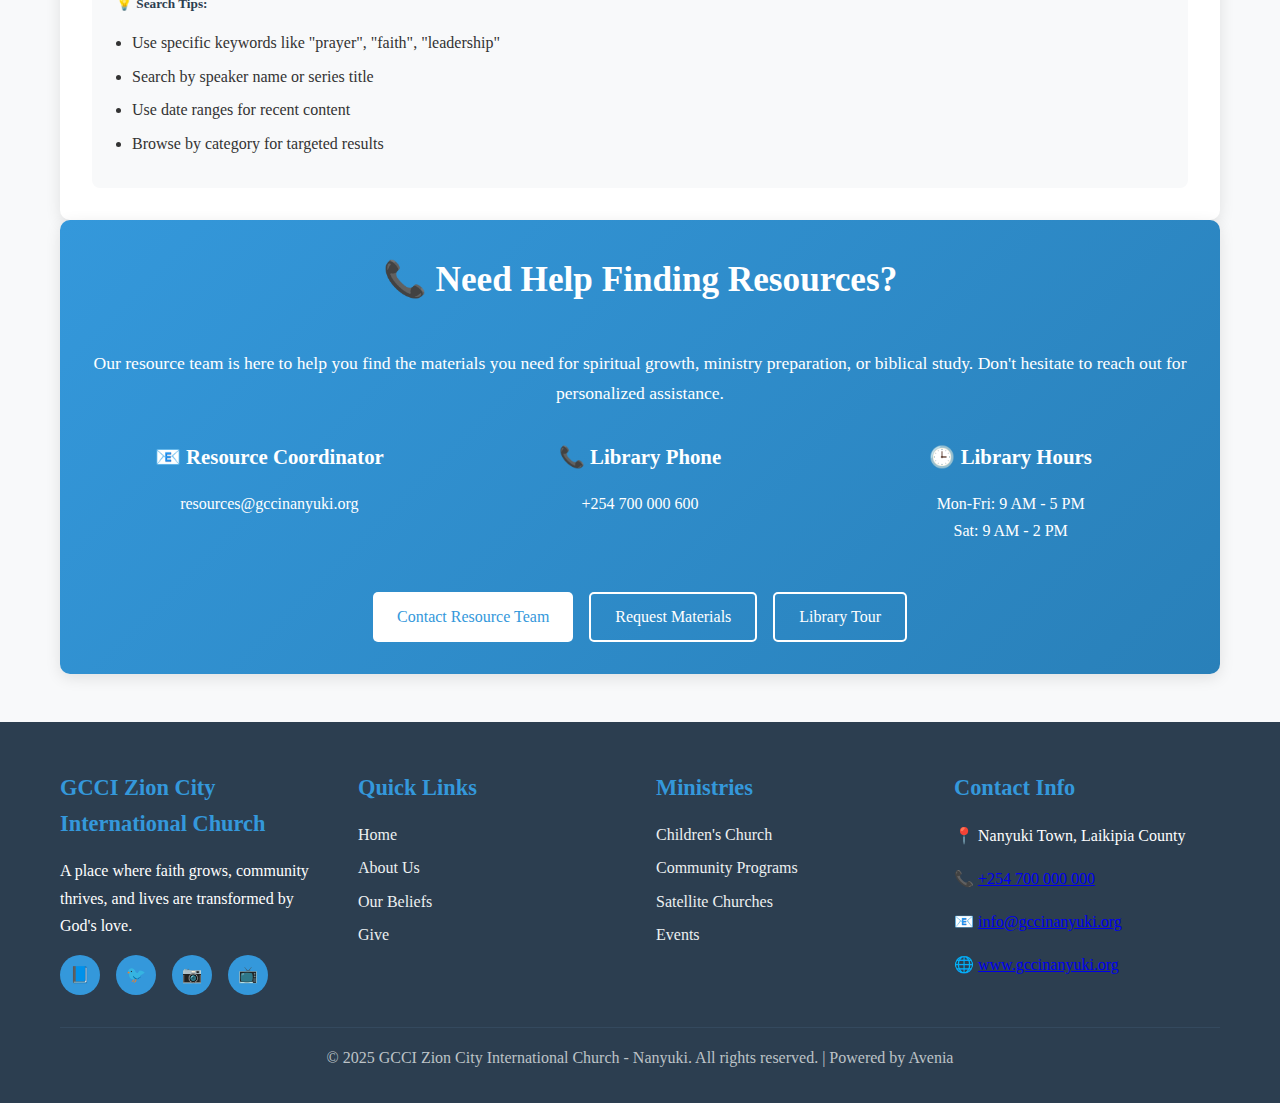
<file: resources.html>
<!DOCTYPE html>
<html lang="en">
<head>
    <meta charset="UTF-8">
    <meta name="viewport" content="width=device-width, initial-scale=1.0">
    <meta name="description" content="GCCI Nanyuki Resource Center - Access sermons, bulletins, books, videos, reports, and spiritual resources for growth and ministry.">
    <meta name="keywords" content="church resources, sermons, bulletins, Christian books, ministry videos, GCCI resources">
    <meta name="author" content="GCCI Zion City International Church Nanyuki">
    
    <!-- Open Graph Meta Tags -->
    <meta property="og:title" content="Resource Center - GCCI Nanyuki">
    <meta property="og:description" content="Access a wealth of spiritual resources including sermons, books, videos, and ministry materials.">
    <meta property="og:type" content="website">
    <meta property="og:url" content="https://www.gccinanyuki.org/resources.html">
    
    <!-- Favicon -->
    <link rel="icon" href="favicon.ico" type="image/x-icon">
    
    <!-- Stylesheets -->
    <link rel="stylesheet" href="styles.css">
    
    <title>Resource Center - GCCI Zion City International Church Nanyuki</title>
</head>
<body>
    <!-- Header -->
    <header>
        <div class="container">
            <div class="header-content">
                <div class="logo">
                    <a href="index.html">GCCI Zion City Nanyuki</a>
                </div>
                <div class="contact-quick">
                    <span>📞 +254 700 000 000</span>
                </div>
            </div>
        </div>
        
        <!-- Navigation -->
        <nav>
            <div class="container">
                <div class="nav-container">
                    <div class="menu-toggle" aria-label="Toggle navigation menu">
                        <span></span>
                        <span></span>
                        <span></span>
                    </div>
                    <ul class="nav-menu">
                        <li><a href="index.html">Home</a></li>
                        <li><a href="church.html">Church</a></li>
                        <li><a href="statement-of-faith.html">Statement of Faith</a></li>
                        <li><a href="satellite-churches.html">Satellite Churches</a></li>
                        <li><a href="community-programmes.html">Community Programmes</a></li>
                        <li><a href="childrens-church.html">Children's Church</a></li>
                        <li><a href="gallery.html">Gallery</a></li>
                        <li><a href="events.html">Events</a></li>
                        <li><a href="resources.html">Resource Center</a></li>
                        <li><a href="give.html">Give</a></li>
                    </ul>
                </div>
            </div>
        </nav>
    </header>

    <!-- Main Content -->
    <main>
        <!-- Page Header -->
        <section class="page-header">
            <div class="container">
                <h1>Resource Center</h1>
                <p>Spiritual resources and materials to support your faith journey and ministry</p>
            </div>
        </section>

        <div class="container">
            <!-- Resource Categories -->
            <section class="resource-categories">
                <div class="card" style="text-align: center; background: linear-gradient(135deg, #3498db, #2980b9); color: white;">
                    <h2 style="color: white; border: none;">📚 Your Spiritual Library</h2>
                    <blockquote style="background: rgba(255,255,255,0.1); padding: 1.5rem; border-radius: 8px; margin: 1rem 0; font-size: 1.1rem;">
                        "All Scripture is God-breathed and is useful for teaching, rebuking, correcting and training in righteousness, so that the servant of God may be thoroughly equipped for every good work."
                        <br><strong>- 2 Timothy 3:16-17</strong>
                    </blockquote>
                    <p style="font-size: 1rem; opacity: 0.9;">
                        Our Resource Center provides a comprehensive collection of spiritual materials to support your growth in faith, 
                        ministry preparation, and biblical understanding. All resources are carefully selected to align with our statement of faith.
                    </p>
                </div>
            </section>

            <!-- Quick Access -->
            <section class="quick-access">
                <h2>🚀 Quick Access</h2>
                <div class="cards-grid">
                    <div class="card" style="text-align: center;">
                        <h4>📰 Latest Bulletin</h4>
                        <p><strong>June 9, 2025</strong></p>
                        <p>"Walking in Faith" - This week's announcements, prayer requests, and upcoming events.</p>
                        <button class="btn mt-1">Download PDF</button>
                    </div>
                    
                    <div class="card" style="text-align: center;">
                        <h4>🎧 Recent Sermon</h4>
                        <p><strong>"The Power of Prayer"</strong></p>
                        <p>Pastor's Sunday message from June 8, 2025. Duration: 45 minutes</p>
                        <button class="btn mt-1">Listen Now</button>
                    </div>
                    
                    <div class="card" style="text-align: center;">
                        <h4>📖 Book of the Month</h4>
                        <p><strong>"Purpose Driven Life"</strong></p>
                        <p>Our current church-wide reading program. Discussion groups every Wednesday.</p>
                        <button class="btn mt-1">Join Reading Group</button>
                    </div>
                    
                    <div class="card" style="text-align: center;">
                        <h4>📺 Featured Video</h4>
                        <p><strong>Youth Camp 2024 Highlights</strong></p>
                        <p>Amazing moments from our recent youth camp. Duration: 15 minutes</p>
                        <button class="btn mt-1">Watch Video</button>
                    </div>
                </div>
            </section>

            <!-- Bulletins Section -->
            <section class="bulletins-section">
                <h2>📰 Church Bulletins</h2>
                <p>Stay informed with our weekly bulletins containing announcements, prayer requests, upcoming events, and ministry updates.</p>
                
                <div class="cards-grid">
                    <div class="card">
                        <h4>Current Bulletin</h4>
                        <div style="background: #f8f9fa; padding: 1.5rem; border-radius: 8px; margin: 1rem 0;">
                            <h5>📅 June 9, 2025 - "Walking in Faith"</h5>
                            <p><strong>This Week's Content:</strong></p>
                            <ul>
                                <li>Pastor's weekly message notes</li>
                                <li>Upcoming events and programs</li>
                                <li>Prayer requests and praise reports</li>
                                <li>Ministry announcements</li>
                                <li>Community outreach updates</li>
                                <li>Birthday and anniversary celebrations</li>
                            </ul>
                        </div>
                        <div style="display: flex; gap: 1rem; flex-wrap: wrap;">
                            <button class="btn">Download PDF</button>
                            <button class="btn btn-outline">Email Subscription</button>
                        </div>
                    </div>
                    
                    <div class="card">
                        <h4>Previous Bulletins</h4>
                        <div style="background: #f8f9fa; padding: 1.5rem; border-radius: 8px; margin: 1rem 0;">
                            <ul style="line-height: 1.8;">
                                <li>📄 June 2, 2025 - "God's Amazing Grace"</li>
                                <li>📄 May 26, 2025 - "Pentecost Sunday Special"</li>
                                <li>📄 May 19, 2025 - "Love One Another"</li>
                                <li>📄 May 12, 2025 - "Mother's Day Celebration"</li>
                                <li>📄 May 5, 2025 - "Prayer That Changes Things"</li>
                            </ul>
                        </div>
                        <button class="btn">Browse Archive</button>
                    </div>
                    
                    <div class="card">
                        <h4>Bulletin Subscription</h4>
                        <p>Never miss an update! Subscribe to receive our weekly bulletin directly in your inbox every Sunday morning.</p>
                        <div style="background: #e8f6f3; padding: 1.5rem; border-radius: 8px; margin: 1rem 0;">
                            <h5>Subscription Benefits:</h5>
                            <ul>
                                <li>Automatic delivery every Sunday</li>
                                <li>Mobile-friendly format</li>
                                <li>Searchable archive access</li>
                                <li>Special announcements</li>
                                <li>Prayer request updates</li>
                            </ul>
                        </div>
                        <button class="btn">Subscribe Now</button>
                    </div>
                </div>
            </section>

            <!-- Sermons Section -->
            <section class="sermons-section">
                <h2>🎤 Sermon Library</h2>
                <p>Access our growing collection of biblical messages from our pastoral team and guest speakers.</p>
                
                <div class="cards-grid">
                    <div class="card">
                        <h4>📅 Recent Sermons</h4>
                        <div style="margin: 1rem 0;">
                            <div style="background: #f8f9fa; padding: 1rem; border-radius: 8px; margin-bottom: 1rem;">
                                <h5>"The Power of Prayer" - June 8, 2025</h5>
                                <p><strong>Speaker:</strong> Senior Pastor</p>
                                <p><strong>Series:</strong> Living by Faith</p>
                                <p><strong>Duration:</strong> 45 minutes</p>
                                <div style="display: flex; gap: 0.5rem; margin-top: 0.5rem;">
                                    <button class="btn" style="padding: 0.3rem 0.8rem; font-size: 0.9rem;">🎧 Audio</button>
                                    <button class="btn btn-outline" style="padding: 0.3rem 0.8rem; font-size: 0.9rem;">📹 Video</button>
                                    <button class="btn btn-outline" style="padding: 0.3rem 0.8rem; font-size: 0.9rem;">📝 Notes</button>
                                </div>
                            </div>
                            
                            <div style="background: #f8f9fa; padding: 1rem; border-radius: 8px; margin-bottom: 1rem;">
                                <h5>"God's Amazing Grace" - June 1, 2025</h5>
                                <p><strong>Speaker:</strong> Associate Pastor</p>
                                <p><strong>Series:</strong> Living by Faith</p>
                                <p><strong>Duration:</strong> 38 minutes</p>
                                <div style="display: flex; gap: 0.5rem; margin-top: 0.5rem;">
                                    <button class="btn" style="padding: 0.3rem 0.8rem; font-size: 0.9rem;">🎧 Audio</button>
                                    <button class="btn btn-outline" style="padding: 0.3rem 0.8rem; font-size: 0.9rem;">📹 Video</button>
                                    <button class="btn btn-outline" style="padding: 0.3rem 0.8rem; font-size: 0.9rem;">📝 Notes</button>
                                </div>
                            </div>
                        </div>
                        <button class="btn">View All Sermons</button>
                    </div>
                    
                    <div class="card">
                        <h4>📚 Sermon Series</h4>
                        <div style="margin: 1rem 0;">
                            <div style="background: #e8f6f3; padding: 1rem; border-radius: 8px; margin-bottom: 1rem;">
                                <h5>📖 "Living by Faith" (Current Series)</h5>
                                <p>A 8-week series exploring what it means to live a life of faith in practical, everyday circumstances.</p>
                                <p><strong>Progress:</strong> Week 6 of 8</p>
                                <button class="btn" style="margin-top: 0.5rem;">Follow Series</button>
                            </div>
                            
                            <div style="background: #f8f9fa; padding: 1rem; border-radius: 8px; margin-bottom: 1rem;">
                                <h5>💝 "God's Love Story" (Previous Series)</h5>
                                <p>6-week series on God's redemptive love throughout Scripture and in our personal lives.</p>
                                <button class="btn btn-outline" style="margin-top: 0.5rem;">Watch Series</button>
                            </div>
                        </div>
                        <button class="btn">Browse Series Archive</button>
                    </div>
                    
                    <div class="card">
                        <h4>🎧 Podcast & Downloads</h4>
                        <p>Subscribe to our podcast to receive new sermons automatically on your favorite platform.</p>
                        <div style="background: #f8f9fa; padding: 1.5rem; border-radius: 8px; margin: 1rem 0;">
                            <h5>Available On:</h5>
                            <ul>
                                <li>🎵 Apple Podcasts</li>
                                <li>🎙️ Spotify</li>
                                <li>📻 Google Podcasts</li>
                                <li>🔊 YouTube</li>
                                <li>📱 Church App</li>
                            </ul>
                        </div>
                        <div style="display: flex; gap: 1rem; flex-wrap: wrap;">
                            <button class="btn">Subscribe to Podcast</button>
                            <button class="btn btn-outline">Download App</button>
                        </div>
                    </div>
                </div>
            </section>

            <!-- Books & Study Materials -->
            <section class="books-section">
                <h2>📚 Books & Study Materials</h2>
                <p>Expand your biblical knowledge and spiritual growth with our curated collection of Christian books and study guides.</p>
                
                <div class="cards-grid">
                    <div class="card">
                        <h4>📖 Featured Books</h4>
                        <div style="margin: 1rem 0;">
                            <div style="background: #f8f9fa; padding: 1rem; border-radius: 8px; margin-bottom: 1rem;">
                                <h5>"The Purpose Driven Life" - Rick Warren</h5>
                                <p>Church-wide reading program for June-July 2025. Join our discussion groups every Wednesday.</p>
                                <p><strong>Status:</strong> Available in Library</p>
                                <button class="btn" style="margin-top: 0.5rem;">Reserve Copy</button>
                            </div>
                            
                            <div style="background: #f8f9fa; padding: 1rem; border-radius: 8px; margin-bottom: 1rem;">
                                <h5>"Mere Christianity" - C.S. Lewis</h5>
                                <p>Classic Christian apologetics. Excellent for new believers and those seeking to understand faith.</p>
                                <p><strong>Status:</strong> Available in Library</p>
                                <button class="btn" style="margin-top: 0.5rem;">Reserve Copy</button>
                            </div>
                        </div>
                        <button class="btn">Browse All Books</button>
                    </div>
                    
                    <div class="card">
                        <h4>📝 Study Guides</h4>
                        <p>Small group and personal study materials for deeper biblical understanding.</p>
                        <div style="background: #f8f9fa; padding: 1.5rem; border-radius: 8px; margin: 1rem 0;">
                            <h5>Available Study Guides:</h5>
                            <ul>
                                <li>📘 New Testament Survey</li>
                                <li>📘 Old Testament Overview</li>
                                <li>📘 Christian Living Basics</li>
                                <li>📘 Prayer and Spiritual Growth</li>
                                <li>📘 Marriage and Family</li>
                                <li>📘 Leadership Development</li>
                            </ul>
                        </div>
                        <button class="btn">Download Study Guides</button>
                    </div>
                    
                    <div class="card">
                        <h4>👥 Reading Groups</h4>
                        <p>Join others in our structured reading programs and book discussion groups.</p>
                        <div style="background: #e8f6f3; padding: 1.5rem; border-radius: 8px; margin: 1rem 0;">
                            <h5>Current Groups:</h5>
                            <ul>
                                <li>📅 Wednesday Evening Group (7:00 PM)</li>
                                <li>📅 Saturday Morning Group (9:00 AM)</li>
                                <li>📅 Women's Book Club (Friday 2:00 PM)</li>
                                <li>📅 Young Adults Group (Sunday 6:00 PM)</li>
                            </ul>
                        </div>
                        <button class="btn">Join Reading Group</button>
                    </div>
                </div>
            </section>

            <!-- Videos Section -->
            <section class="videos-section">
                <h2>📺 Video Resources</h2>
                <p>Watch testimonies, ministry highlights, educational content, and special presentations.</p>
                
                <div class="cards-grid">
                    <div class="card">
                        <h4>🎬 Ministry Videos</h4>
                        <div style="margin: 1rem 0;">
                            <div style="background: linear-gradient(135deg, #e74c3c, #c0392b); color: white; padding: 1rem; border-radius: 8px; margin-bottom: 1rem;">
                                <h5 style="color: white;">📹 Youth Camp 2024 Highlights</h5>
                                <p style="margin: 0.5rem 0;">Amazing moments from our recent youth camp adventure</p>
                                <small style="opacity: 0.9;">Duration: 15 minutes</small>
                                <br>
                                <button class="btn" style="background: white; color: #e74c3c; margin-top: 0.5rem;">Watch Now</button>
                            </div>
                            
                            <div style="background: linear-gradient(135deg, #27ae60, #2ecc71); color: white; padding: 1rem; border-radius: 8px; margin-bottom: 1rem;">
                                <h5 style="color: white;">📹 Women's Conference 2024</h5>
                                <p style="margin: 0.5rem 0;">Highlights and testimonies from our annual women's conference</p>
                                <small style="opacity: 0.9;">Duration: 20 minutes</small>
                                <br>
                                <button class="btn" style="background: white; color: #27ae60; margin-top: 0.5rem;">Watch Now</button>
                            </div>
                        </div>
                        <button class="btn">View All Videos</button>
                    </div>
                    
                    <div class="card">
                        <h4>📖 Bible Study Videos</h4>
                        <p>Video-based Bible study series for personal and group study.</p>
                        <div style="background: #f8f9fa; padding: 1.5rem; border-radius: 8px; margin: 1rem 0;">
                            <h5>Available Series:</h5>
                            <ul>
                                <li>📺 "Understanding the Gospel" (8 episodes)</li>
                                <li>📺 "Christian Foundations" (12 episodes)</li>
                                <li>📺 "Prayer Life" (6 episodes)</li>
                                <li>📺 "Biblical Leadership" (10 episodes)</li>
                            </ul>
                        </div>
                        <button class="btn">Start Watching</button>
                    </div>
                    
                    <div class="card">
                        <h4>🎤 Testimonies</h4>
                        <p>Powerful testimonies from our church members sharing how God has worked in their lives.</p>
                        <div style="background: #e8f6f3; padding: 1.5rem; border-radius: 8px; margin: 1rem 0;">
                            <h5>Recent Testimonies:</h5>
                            <ul>
                                <li>✨ "From Addiction to Freedom" - John's Story</li>
                                <li>✨ "Healing and Restoration" - Mary's Journey</li>
                                <li>✨ "God's Provision" - Peter's Testimony</li>
                                <li>✨ "Finding Purpose" - Grace's Story</li>
                            </ul>
                        </div>
                        <button class="btn">Watch Testimonies</button>
                    </div>
                </div>
            </section>

            <!-- Reports Section -->
            <section class="reports-section">
                <h2>📊 Reports & Transparency</h2>
                <p>Stay informed about our church activities, financial stewardship, and ministry impact through our regular reports.</p>
                
                <div class="cards-grid">
                    <div class="card">
                        <h4>📈 Annual Reports</h4>
                        <p>Comprehensive yearly reports on our ministry activities, financial stewardship, and community impact.</p>
                        <div style="background: #f8f9fa; padding: 1.5rem; border-radius: 8px; margin: 1rem 0;">
                            <h5>Available Reports:</h5>
                            <ul>
                                <li>📄 Annual Report 2024 (Complete)</li>
                                <li>📄 Annual Report 2023</li>
                                <li>📄 Annual Report 2022</li>
                                <li>📄 Annual Report 2021</li>
                            </ul>
                        </div>
                        <button class="btn">Download Latest Report</button>
                    </div>
                    
                    <div class="card">
                        <h4>💰 Financial Reports</h4>
                        <p>Transparent financial reporting showing how your contributions are being used for God's work.</p>
                        <div style="background: #e8f6f3; padding: 1.5rem; border-radius: 8px; margin: 1rem 0;">
                            <h5>Quarterly Reports Include:</h5>
                            <ul>
                                <li>Income and expenditure summary</li>
                                <li>Ministry fund allocations</li>
                                <li>Community program spending</li>
                                <li>Building and maintenance costs</li>
                                <li>Auditor's statements</li>
                            </ul>
                        </div>
                        <button class="btn">View Financial Reports</button>
                    </div>
                    
                    <div class="card">
                        <h4>📋 Ministry Impact Reports</h4>
                        <p>Detailed reports on the impact of our various ministry programs and community outreach efforts.</p>
                        <div style="background: #f8f9fa; padding: 1.5rem; border-radius: 8px; margin: 1rem 0;">
                            <h5>Recent Impact Highlights:</h5>
                            <ul>
                                <li>🎯 500+ families served monthly</li>
                                <li>🎯 100+ children in education program</li>
                                <li>🎯 11 satellite churches established</li>
                                <li>🎯 2,000+ medical camp patients served</li>
                                <li>🎯 50+ community volunteers active</li>
                            </ul>
                        </div>
                        <button class="btn">Read Impact Stories</button>
                    </div>
                </div>
            </section>

            <!-- Policies Section -->
            <section class="policies-section">
                <h2>📋 Church Policies & Guidelines</h2>
                <p>Important policies, procedures, and guidelines that govern our church operations and ministry activities.</p>
                
                <div class="cards-grid">
                    <div class="card">
                        <h4>🛡️ Child Protection Policy</h4>
                        <p>Our comprehensive child protection policy ensuring the safety and wellbeing of all children in our programs.</p>
                        <div style="background: #fff3cd; padding: 1rem; border-radius: 8px; border-left: 4px solid #ffc107; margin: 1rem 0;">
                            <p><strong>Key Areas Covered:</strong></p>
                            <ul>
                                <li>Staff screening and training</li>
                                <li>Safety protocols and procedures</li>
                                <li>Incident reporting guidelines</li>
                                <li>Emergency response plans</li>
                            </ul>
                        </div>
                        <button class="btn">Download Policy</button>
                    </div>
                    
                    <div class="card">
                        <h4>👥 Ministry Guidelines</h4>
                        <p>Guidelines for various ministry departments including volunteer expectations and operational procedures.</p>
                        <div style="background: #f8f9fa; padding: 1.5rem; border-radius: 8px; margin: 1rem 0;">
                            <h5>Available Guidelines:</h5>
                            <ul>
                                <li>📄 Volunteer Handbook</li>
                                <li>📄 Leadership Guidelines</li>
                                <li>📄 Event Management Procedures</li>
                                <li>📄 Communication Standards</li>
                                <li>📄 Facility Usage Guidelines</li>
                            </ul>
                        </div>
                        <button class="btn">Access Guidelines</button>
                    </div>
                    
                    <div class="card">
                        <h4>⚖️ Governance Documents</h4>
                        <p>Official church governance documents including constitution, bylaws, and organizational structure.</p>
                        <div style="background: #e8f6f3; padding: 1.5rem; border-radius: 8px; margin: 1rem 0;">
                            <h5>Governance Documents:</h5>
                            <ul>
                                <li>📜 Church Constitution</li>
                                <li>📜 Bylaws and Amendments</li>
                                <li>📜 Leadership Structure</li>
                                <li>📜 Board Meeting Minutes</li>
                                <li>📜 Membership Guidelines</li>
                            </ul>
                        </div>
                        <button class="btn">View Documents</button>
                    </div>
                </div>
            </section>

            <!-- Email Communication -->
            <section class="email-communication">
                <h2>📧 Email Communication</h2>
                <div class="card">
                    <h4>Stay Connected with GCCI Nanyuki</h4>
                    <p>Subscribe to our various email communications to stay informed about church activities, resources, and spiritual encouragement.</p>
                    
                    <div style="display: grid; grid-template-columns: repeat(auto-fit, minmax(300px, 1fr)); gap: 2rem; margin: 2rem 0;">
                        <div style="background: #f8f9fa; padding: 1.5rem; border-radius: 8px;">
                            <h5>📰 Weekly Newsletter</h5>
                            <p>Weekly updates with church news, upcoming events, prayer requests, and spiritual encouragement.</p>
                            <ul>
                                <li>Every Sunday morning delivery</li>
                                <li>Event announcements</li>
                                <li>Prayer requests</li>
                                <li>Ministry highlights</li>
                            </ul>
                            <button class="btn mt-1">Subscribe</button>
                        </div>
                        
                        <div style="background: #e8f6f3; padding: 1.5rem; border-radius: 8px;">
                            <h5>🎤 Sermon Notifications</h5>
                            <p>Get notified when new sermons and teaching resources are available online.</p>
                            <ul>
                                <li>New sermon alerts</li>
                                <li>Series announcements</li>
                                <li>Special teaching events</li>
                                <li>Study guide releases</li>
                            </ul>
                            <button class="btn mt-1">Subscribe</button>
                        </div>
                        
                        <div style="background: #fff3cd; padding: 1.5rem; border-radius: 8px;">
                            <h5>🎉 Event Updates</h5>
                            <p>Special notifications about upcoming events, conferences, and ministry activities.</p>
                            <ul>
                                <li>Conference announcements</li>
                                <li>Event registrations</li>
                                <li>Special programs</li>
                                <li>Community outreach</li>
                            </ul>
                            <button class="btn mt-1">Subscribe</button>
                        </div>
                        
                        <div style="background: #f0f4ff; padding: 1.5rem; border-radius: 8px;">
                            <h5>🙏 Prayer Chain</h5>
                            <p>Join our prayer chain to receive urgent prayer requests and praise reports.</p>
                            <ul>
                                <li>Urgent prayer requests</li>
                                <li>Praise reports</li>
                                <li>Special prayer focuses</li>
                                <li>Community needs</li>
                            </ul>
                            <button class="btn mt-1">Join Prayer Chain</button>
                        </div>
                    </div>
                    
                    <div style="background: #e8f6f3; padding: 2rem; border-radius: 8px; text-align: center; margin-top: 2rem;">
                        <h5>📧 Get GCCI Email Address</h5>
                        <p>Active members and ministry leaders can request an official @gccinanyuki.org email address for ministry purposes.</p>
                        <button class="btn">Request Email Address</button>
                    </div>
                </div>
            </section>

            <!-- Resource Search -->
            <section class="resource-search">
                <h2>🔍 Search Resources</h2>
                <div class="card">
                    <h4>Find What You're Looking For</h4>
                    <p>Use our search function to quickly find specific sermons, bulletins, books, or other resources.</p>
                    
                    <div style="margin: 2rem 0;">
                        <div style="display: grid; grid-template-columns: 1fr auto; gap: 1rem; margin-bottom: 1rem;">
                            <input type="search" id="resource-search" placeholder="Search for sermons, books, videos, or topics..." 
                                   style="padding: 1rem; border: 2px solid #ddd; border-radius: 8px; font-size: 1rem;">
                            <button class="btn" onclick="searchResources()">🔍 Search</button>
                        </div>
                        
                        <div style="display: flex; gap: 1rem; flex-wrap: wrap;">
                            <select style="padding: 0.8rem; border: 2px solid #ddd; border-radius: 4px;">
                                <option value="">All Categories</option>
                                <option value="sermons">Sermons</option>
                                <option value="bulletins">Bulletins</option>
                                <option value="books">Books</option>
                                <option value="videos">Videos</option>
                                <option value="reports">Reports</option>
                                <option value="policies">Policies</option>
                            </select>
                            
                            <select style="padding: 0.8rem; border: 2px solid #ddd; border-radius: 4px;">
                                <option value="">All Dates</option>
                                <option value="week">This Week</option>
                                <option value="month">This Month</option>
                                <option value="quarter">This Quarter</option>
                                <option value="year">This Year</option>
                            </select>
                            
                            <button class="btn btn-outline">Advanced Search</button>
                        </div>
                    </div>
                    
                    <div style="background: #f8f9fa; padding: 1.5rem; border-radius: 8px;">
                        <h5>💡 Search Tips:</h5>
                        <ul>
                            <li>Use specific keywords like "prayer", "faith", "leadership"</li>
                            <li>Search by speaker name or series title</li>
                            <li>Use date ranges for recent content</li>
                            <li>Browse by category for targeted results</li>
                        </ul>
                    </div>
                </div>
            </section>

            <!-- Contact Resource Team -->
            <section class="resource-contact">
                <div class="card" style="background: linear-gradient(135deg, #3498db, #2980b9); color: white; text-align: center;">
                    <h2 style="color: white; border: none;">📞 Need Help Finding Resources?</h2>
                    <p style="font-size: 1.1rem; margin-bottom: 2rem;">
                        Our resource team is here to help you find the materials you need for spiritual growth, ministry preparation, 
                        or biblical study. Don't hesitate to reach out for personalized assistance.
                    </p>
                    <div style="display: grid; grid-template-columns: repeat(auto-fit, minmax(200px, 1fr)); gap: 1rem; margin-bottom: 2rem;">
                        <div>
                            <h4 style="color: white;">📧 Resource Coordinator</h4>
                            <p>resources@gccinanyuki.org</p>
                        </div>
                        <div>
                            <h4 style="color: white;">📞 Library Phone</h4>
                            <p>+254 700 000 600</p>
                        </div>
                        <div>
                            <h4 style="color: white;">🕒 Library Hours</h4>
                            <p>Mon-Fri: 9 AM - 5 PM<br>Sat: 9 AM - 2 PM</p>
                        </div>
                    </div>
                    <div style="display: flex; gap: 1rem; justify-content: center; flex-wrap: wrap;">
                        <a href="mailto:resources@gccinanyuki.org" class="btn" style="background: white; color: #3498db;">Contact Resource Team</a>
                        <button class="btn btn-outline" style="border-color: white; color: white;">Request Materials</button>
                        <button class="btn btn-outline" style="border-color: white; color: white;">Library Tour</button>
                    </div>
                </div>
            </section>
        </div>
    </main>

    <!-- Footer -->
    <footer>
        <div class="container">
            <div class="footer-content">
                <div class="footer-section">
                    <h4>GCCI Zion City International Church</h4>
                    <p>A place where faith grows, community thrives, and lives are transformed by God's love.</p>
                    <div class="social-links">
                        <a href="#" title="Facebook" aria-label="Facebook">📘</a>
                        <a href="#" title="Twitter" aria-label="Twitter">🐦</a>
                        <a href="#" title="Instagram" aria-label="Instagram">📷</a>
                        <a href="#" title="YouTube" aria-label="YouTube">📺</a>
                    </div>
                </div>
                
                <div class="footer-section">
                    <h4>Quick Links</h4>
                    <ul>
                        <li><a href="index.html">Home</a></li>
                        <li><a href="church.html">About Us</a></li>
                        <li><a href="statement-of-faith.html">Our Beliefs</a></li>
                        <li><a href="give.html">Give</a></li>
                    </ul>
                </div>
                
                <div class="footer-section">
                    <h4>Ministries</h4>
                    <ul>
                        <li><a href="childrens-church.html">Children's Church</a></li>
                        <li><a href="community-programmes.html">Community Programs</a></li>
                        <li><a href="satellite-churches.html">Satellite Churches</a></li>
                        <li><a href="events.html">Events</a></li>
                    </ul>
                </div>
                
                <div class="footer-section">
                    <h4>Contact Info</h4>
                    <p>📍 Nanyuki Town, Laikipia County</p>
                    <p>📞 <a href="tel:+254700000000">+254 700 000 000</a></p>
                    <p>📧 <a href="mailto:info@gccinanyuki.org">info@gccinanyuki.org</a></p>
                    <p>🌐 <a href="https://www.gccinanyuki.org">www.gccinanyuki.org</a></p>
                </div>
            </div>
            
            <div class="footer-bottom">
                <p>&copy; 2025 GCCI Zion City International Church - Nanyuki. All rights reserved. | Powered by Avenia</p>
            </div>
        </div>
    </footer>

    <!-- JavaScript -->
    <script src="script.js"></script>
    <script>
        function searchResources() {
            const searchTerm = document.getElementById('resource-search').value;
            
            if (searchTerm.trim() === '') {
                if (window.GCCIWebsite && window.GCCIWebsite.showNotification) {
                    window.GCCIWebsite.showNotification('Search', 'Please enter a search term', 'error');
                } else {
                    alert('Please enter a search term');
                }
                return;
            }
            
            // In a real implementation, this would perform actual search
            if (window.GCCIWebsite && window.GCCIWebsite.showNotification) {
                window.GCCIWebsite.showNotification(
                    'Search Results', 
                    `Searching for "${searchTerm}"... Search functionality will be available soon with full database integration.`,
                    'info'
                );
            } else {
                alert(`Searching for "${searchTerm}"... Search functionality will be available soon.`);
            }
        }
        
        // Add enter key support for search
        document.getElementById('resource-search').addEventListener('keypress', function(e) {
            if (e.key === 'Enter') {
                searchResources();
            }
        });
    </script>
</body>
</html>
</file>
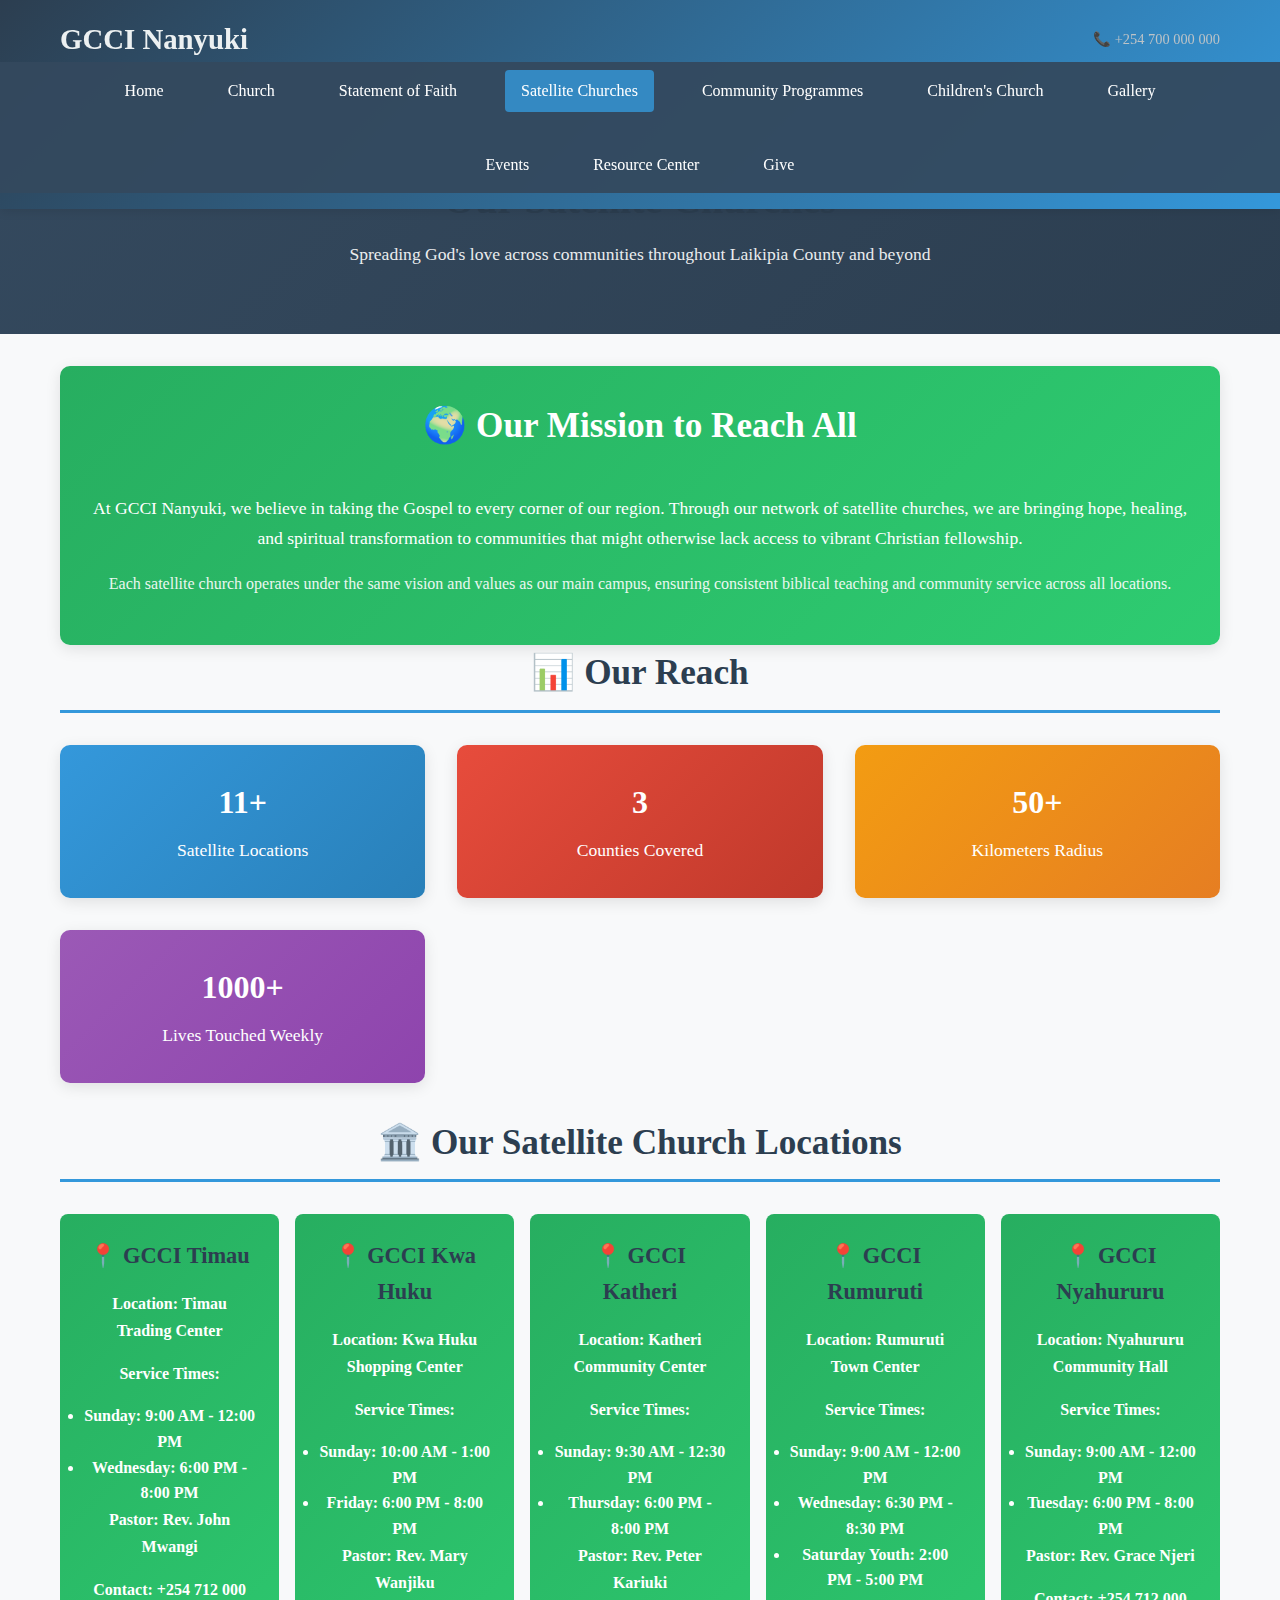
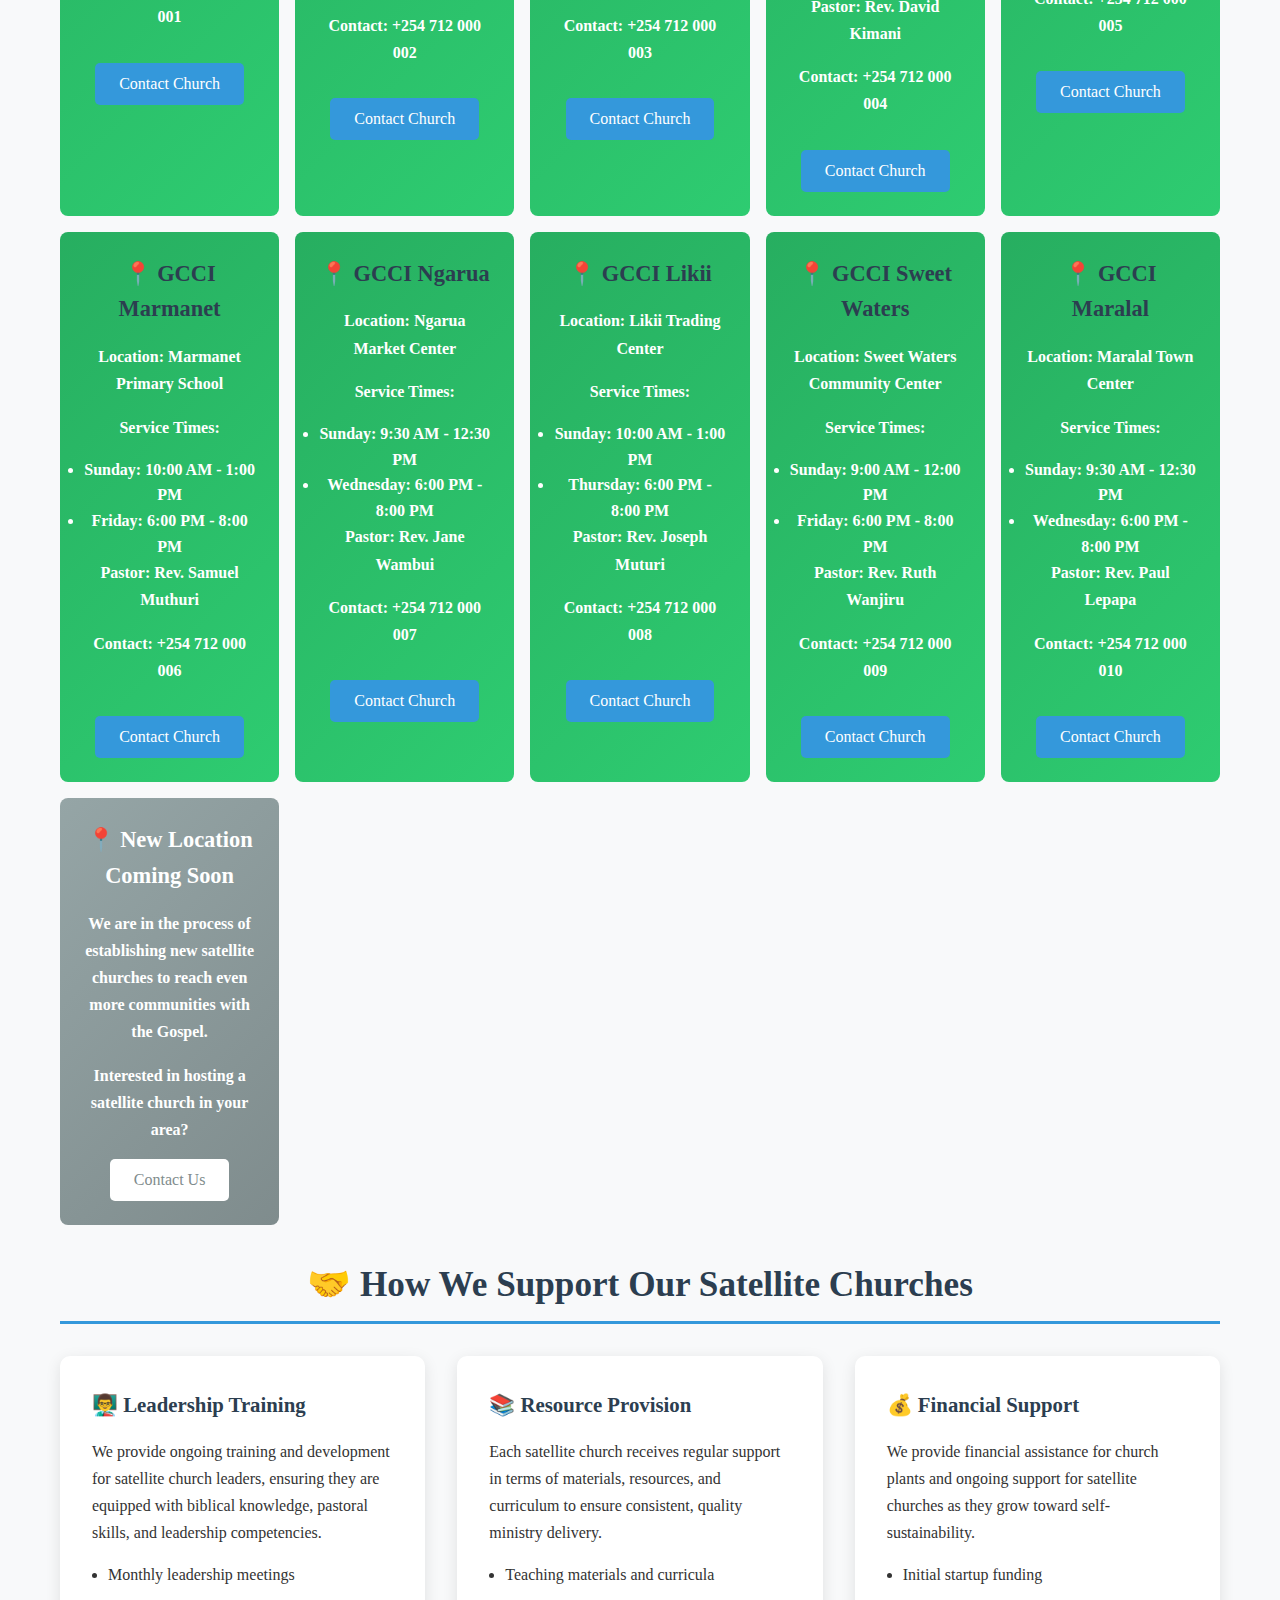
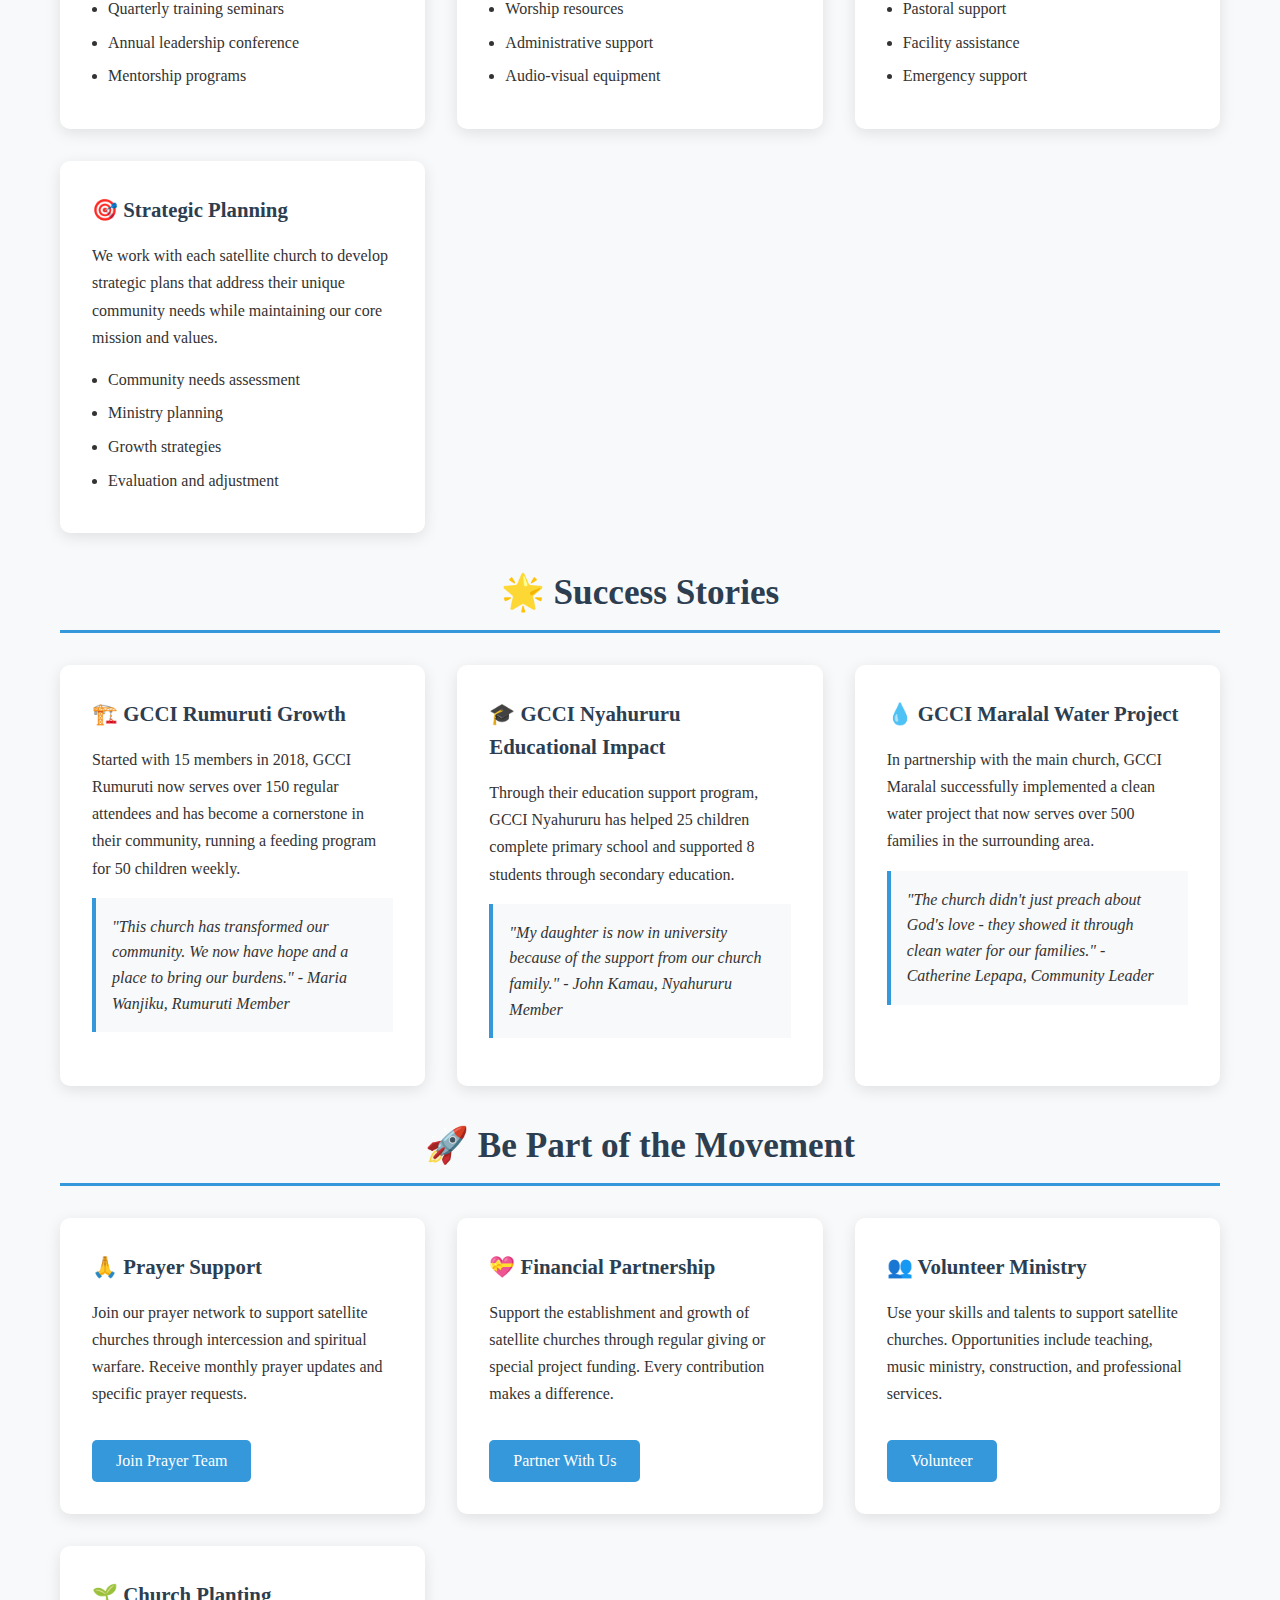
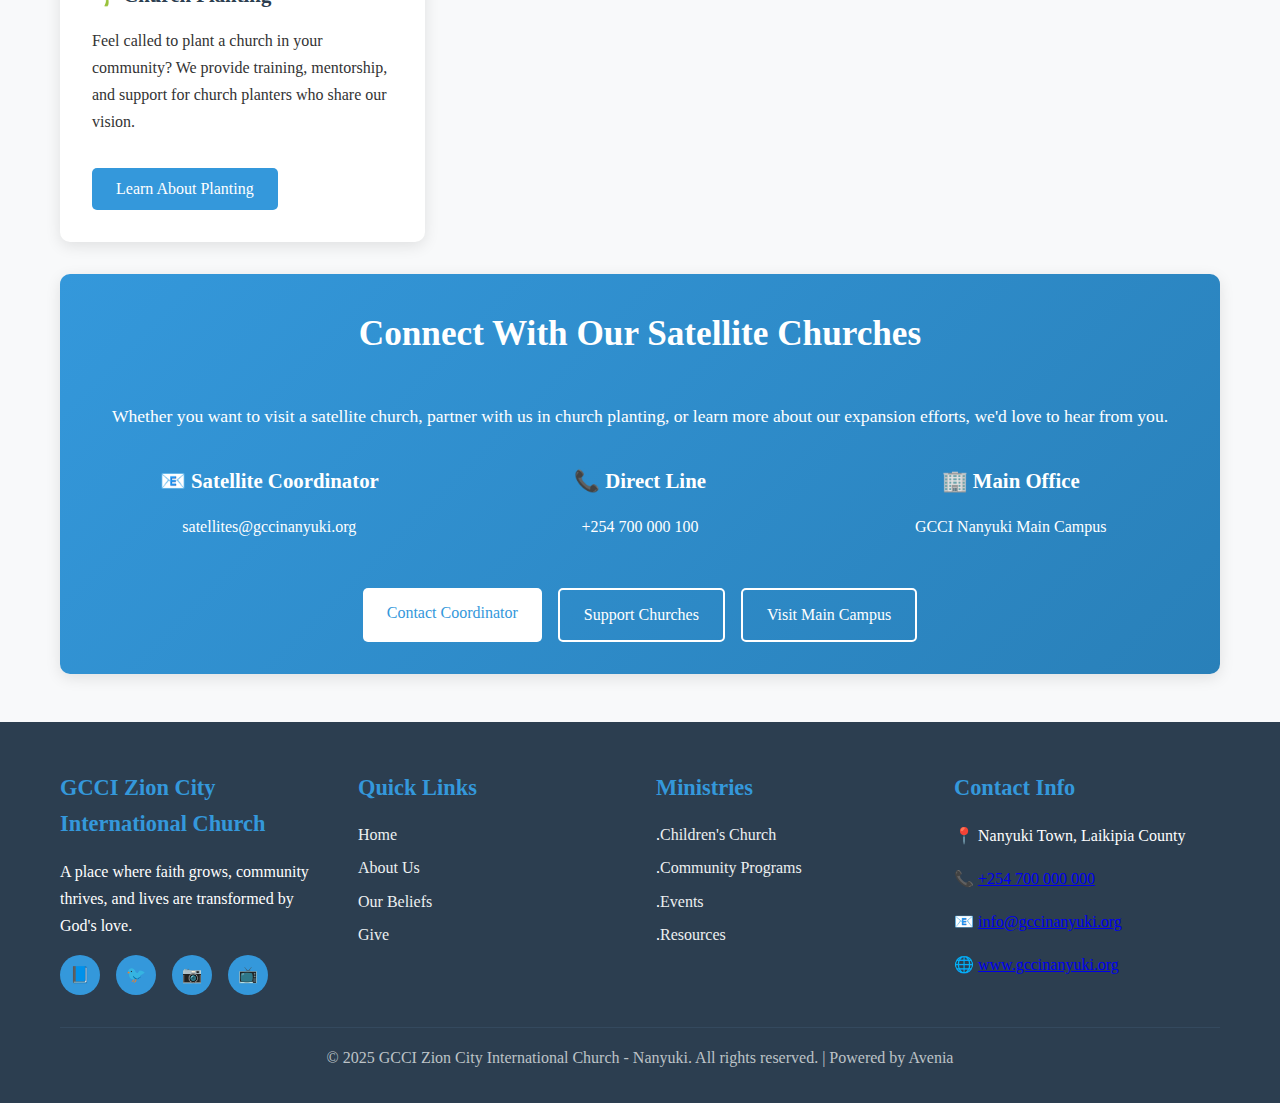
<file: satellite-churches.html>
<!DOCTYPE html>
<html lang="en">
<head>
    <meta charset="UTF-8">
    <meta name="viewport" content="width=device-width, initial-scale=1.0">
    <meta name="description" content="Discover our network of satellite churches across Laikipia County - GCCI branches in Timau, Rumuruti, Nyahururu, and more locations.">
    <meta name="keywords" content="satellite churches, branch churches, Timau, Rumuruti, Nyahururu, Marmanet, GCCI locations">
    <meta name="author" content="GCCI Zion City International Church Nanyuki">
    
    <!-- Open Graph Meta Tags -->
    <meta property="og:title" content="Satellite Churches - GCCI Nanyuki">
    <meta property="og:description" content="Explore our network of satellite churches bringing the Gospel to communities across Laikipia County and beyond.">
    <meta property="og:type" content="website">
    <meta property="og:url" content="https://www.gccinanyuki.org/satellite-churches.html">
    
    <!-- Favicon -->
    <link rel="icon" href="favicon.ico" type="image/x-icon">
    
    <!-- Stylesheets -->
    <link rel="stylesheet" href="styles.css">
    
    <title>Satellite Churches - GCCI Zion City International Church Nanyuki</title>
</head>
<body>
    <!-- Header -->
    <header>
        <div class="container">
            <div class="header-content">
                <div class="logo">
                    <a href="index.html">GCCI Nanyuki</a>
                </div>
                <div class="contact-quick">
                    <span>📞 +254 700 000 000</span>
                </div>
            </div>
        </div>
        
        <!-- Navigation -->
        <nav>
            <div class="container">
                <div class="nav-container">
                    <div class="menu-toggle" aria-label="Toggle navigation menu">
                        <span></span>
                        <span></span>
                        <span></span>
                    </div>
                    <ul class="nav-menu">
                        <li><a href="index.html">Home</a></li>
                        <li><a href="church.html">Church</a></li>
                        <li><a href="statement-of-faith.html">Statement of Faith</a></li>
                        <li><a href="satellite-churches.html">Satellite Churches</a></li>
                        <li><a href="community-programmes.html">Community Programmes</a></li>
                        <li><a href="childrens-church.html">Children's Church</a></li>
                        <li><a href="gallery.html">Gallery</a></li>
                        <li><a href="events.html">Events</a></li>
                        <li><a href="resources.html">Resource Center</a></li>
                        <li><a href="give.html">Give</a></li>
                    </ul>
                </div>
            </div>
        </nav>
    </header>

    <!-- Main Content -->
    <main>
        <!-- Page Header -->
        <section class="page-header">
            <div class="container">
                <h1>Our Satellite Churches</h1>
                <p>Spreading God's love across communities throughout Laikipia County and beyond</p>
            </div>
        </section>

        <div class="container">
            <!-- Mission Overview -->
            <section class="mission-overview">
                <div class="card" style="text-align: center; background: linear-gradient(135deg, #27ae60, #2ecc71); color: white;">
                    <h2 style="color: white; border: none;">🌍 Our Mission to Reach All</h2>
                    <p style="font-size: 1.1rem; margin-bottom: 1rem;">
                        At GCCI Nanyuki, we believe in taking the Gospel to every corner of our region. Through our network of satellite churches, 
                        we are bringing hope, healing, and spiritual transformation to communities that might otherwise lack access to vibrant Christian fellowship.
                    </p>
                    <p style="font-size: 1rem; opacity: 0.9;">
                        Each satellite church operates under the same vision and values as our main campus, 
                        ensuring consistent biblical teaching and community service across all locations.
                    </p>
                </div>
            </section>

            <!-- Statistics -->
            <section class="church-statistics">
                <h2>📊 Our Reach</h2>
                <div class="cards-grid">
                    <div class="card" style="text-align: center; background: linear-gradient(135deg, #3498db, #2980b9); color: white;">
                        <h4 style="color: white; font-size: 2rem; margin-bottom: 0.5rem;">11+</h4>
                        <p style="margin: 0; font-size: 1.1rem;">Satellite Locations</p>
                    </div>
                    <div class="card" style="text-align: center; background: linear-gradient(135deg, #e74c3c, #c0392b); color: white;">
                        <h4 style="color: white; font-size: 2rem; margin-bottom: 0.5rem;">3</h4>
                        <p style="margin: 0; font-size: 1.1rem;">Counties Covered</p>
                    </div>
                    <div class="card" style="text-align: center; background: linear-gradient(135deg, #f39c12, #e67e22); color: white;">
                        <h4 style="color: white; font-size: 2rem; margin-bottom: 0.5rem;">50+</h4>
                        <p style="margin: 0; font-size: 1.1rem;">Kilometers Radius</p>
                    </div>
                    <div class="card" style="text-align: center; background: linear-gradient(135deg, #9b59b6, #8e44ad); color: white;">
                        <h4 style="color: white; font-size: 2rem; margin-bottom: 0.5rem;">1000+</h4>
                        <p style="margin: 0; font-size: 1.1rem;">Lives Touched Weekly</p>
                    </div>
                </div>
            </section>

            <!-- Satellite Churches Grid -->
            <section class="satellite-churches-grid">
                <h2>🏛️ Our Satellite Church Locations</h2>
                <div class="satellite-grid">
                    <div class="satellite-item">
                        <h4>📍 GCCI Timau</h4>
                        <p><strong>Location:</strong> Timau Trading Center</p>
                        <p><strong>Service Times:</strong></p>
                        <ul>
                            <li>Sunday: 9:00 AM - 12:00 PM</li>
                            <li>Wednesday: 6:00 PM - 8:00 PM</li>
                        </ul>
                        <p><strong>Pastor:</strong> Rev. John Mwangi</p>
                        <p><strong>Contact:</strong> +254 712 000 001</p>
                        <button class="btn mt-1">Contact Church</button>
                    </div>
                    
                    <div class="satellite-item">
                        <h4>📍 GCCI Kwa Huku</h4>
                        <p><strong>Location:</strong> Kwa Huku Shopping Center</p>
                        <p><strong>Service Times:</strong></p>
                        <ul>
                            <li>Sunday: 10:00 AM - 1:00 PM</li>
                            <li>Friday: 6:00 PM - 8:00 PM</li>
                        </ul>
                        <p><strong>Pastor:</strong> Rev. Mary Wanjiku</p>
                        <p><strong>Contact:</strong> +254 712 000 002</p>
                        <button class="btn mt-1">Contact Church</button>
                    </div>
                    
                    <div class="satellite-item">
                        <h4>📍 GCCI Katheri</h4>
                        <p><strong>Location:</strong> Katheri Community Center</p>
                        <p><strong>Service Times:</strong></p>
                        <ul>
                            <li>Sunday: 9:30 AM - 12:30 PM</li>
                            <li>Thursday: 6:00 PM - 8:00 PM</li>
                        </ul>
                        <p><strong>Pastor:</strong> Rev. Peter Kariuki</p>
                        <p><strong>Contact:</strong> +254 712 000 003</p>
                        <button class="btn mt-1">Contact Church</button>
                    </div>
                    
                    <div class="satellite-item">
                        <h4>📍 GCCI Rumuruti</h4>
                        <p><strong>Location:</strong> Rumuruti Town Center</p>
                        <p><strong>Service Times:</strong></p>
                        <ul>
                            <li>Sunday: 9:00 AM - 12:00 PM</li>
                            <li>Wednesday: 6:30 PM - 8:30 PM</li>
                            <li>Saturday Youth: 2:00 PM - 5:00 PM</li>
                        </ul>
                        <p><strong>Pastor:</strong> Rev. David Kimani</p>
                        <p><strong>Contact:</strong> +254 712 000 004</p>
                        <button class="btn mt-1">Contact Church</button>
                    </div>
                    
                    <div class="satellite-item">
                        <h4>📍 GCCI Nyahururu</h4>
                        <p><strong>Location:</strong> Nyahururu Community Hall</p>
                        <p><strong>Service Times:</strong></p>
                        <ul>
                            <li>Sunday: 9:00 AM - 12:00 PM</li>
                            <li>Tuesday: 6:00 PM - 8:00 PM</li>
                        </ul>
                        <p><strong>Pastor:</strong> Rev. Grace Njeri</p>
                        <p><strong>Contact:</strong> +254 712 000 005</p>
                        <button class="btn mt-1">Contact Church</button>
                    </div>
                    
                    <div class="satellite-item">
                        <h4>📍 GCCI Marmanet</h4>
                        <p><strong>Location:</strong> Marmanet Primary School</p>
                        <p><strong>Service Times:</strong></p>
                        <ul>
                            <li>Sunday: 10:00 AM - 1:00 PM</li>
                            <li>Friday: 6:00 PM - 8:00 PM</li>
                        </ul>
                        <p><strong>Pastor:</strong> Rev. Samuel Muthuri</p>
                        <p><strong>Contact:</strong> +254 712 000 006</p>
                        <button class="btn mt-1">Contact Church</button>
                    </div>
                    
                    <div class="satellite-item">
                        <h4>📍 GCCI Ngarua</h4>
                        <p><strong>Location:</strong> Ngarua Market Center</p>
                        <p><strong>Service Times:</strong></p>
                        <ul>
                            <li>Sunday: 9:30 AM - 12:30 PM</li>
                            <li>Wednesday: 6:00 PM - 8:00 PM</li>
                        </ul>
                        <p><strong>Pastor:</strong> Rev. Jane Wambui</p>
                        <p><strong>Contact:</strong> +254 712 000 007</p>
                        <button class="btn mt-1">Contact Church</button>
                    </div>
                    
                    <div class="satellite-item">
                        <h4>📍 GCCI Likii</h4>
                        <p><strong>Location:</strong> Likii Trading Center</p>
                        <p><strong>Service Times:</strong></p>
                        <ul>
                            <li>Sunday: 10:00 AM - 1:00 PM</li>
                            <li>Thursday: 6:00 PM - 8:00 PM</li>
                        </ul>
                        <p><strong>Pastor:</strong> Rev. Joseph Muturi</p>
                        <p><strong>Contact:</strong> +254 712 000 008</p>
                        <button class="btn mt-1">Contact Church</button>
                    </div>
                    
                    <div class="satellite-item">
                        <h4>📍 GCCI Sweet Waters</h4>
                        <p><strong>Location:</strong> Sweet Waters Community Center</p>
                        <p><strong>Service Times:</strong></p>
                        <ul>
                            <li>Sunday: 9:00 AM - 12:00 PM</li>
                            <li>Friday: 6:00 PM - 8:00 PM</li>
                        </ul>
                        <p><strong>Pastor:</strong> Rev. Ruth Wanjiru</p>
                        <p><strong>Contact:</strong> +254 712 000 009</p>
                        <button class="btn mt-1">Contact Church</button>
                    </div>
                    
                    <div class="satellite-item">
                        <h4>📍 GCCI Maralal</h4>
                        <p><strong>Location:</strong> Maralal Town Center</p>
                        <p><strong>Service Times:</strong></p>
                        <ul>
                            <li>Sunday: 9:30 AM - 12:30 PM</li>
                            <li>Wednesday: 6:00 PM - 8:00 PM</li>
                        </ul>
                        <p><strong>Pastor:</strong> Rev. Paul Lepapa</p>
                        <p><strong>Contact:</strong> +254 712 000 010</p>
                        <button class="btn mt-1">Contact Church</button>
                    </div>
                    
                    <div class="satellite-item" style="background: linear-gradient(135deg, #95a5a6, #7f8c8d); color: white;">
                        <h4 style="color: white;">📍 New Location Coming Soon</h4>
                        <p>We are in the process of establishing new satellite churches to reach even more communities with the Gospel.</p>
                        <p><strong>Interested in hosting a satellite church in your area?</strong></p>
                        <button class="btn" style="background: white; color: #7f8c8d;">Contact Us</button>
                    </div>
                </div>
            </section>

            <!-- How We Support Satellite Churches -->
            <section class="support-system">
                <h2>🤝 How We Support Our Satellite Churches</h2>
                <div class="cards-grid">
                    <div class="card">
                        <h4>👨‍🏫 Leadership Training</h4>
                        <p>We provide ongoing training and development for satellite church leaders, ensuring they are equipped with biblical knowledge, pastoral skills, and leadership competencies.</p>
                        <ul>
                            <li>Monthly leadership meetings</li>
                            <li>Quarterly training seminars</li>
                            <li>Annual leadership conference</li>
                            <li>Mentorship programs</li>
                        </ul>
                    </div>
                    
                    <div class="card">
                        <h4>📚 Resource Provision</h4>
                        <p>Each satellite church receives regular support in terms of materials, resources, and curriculum to ensure consistent, quality ministry delivery.</p>
                        <ul>
                            <li>Teaching materials and curricula</li>
                            <li>Worship resources</li>
                            <li>Administrative support</li>
                            <li>Audio-visual equipment</li>
                        </ul>
                    </div>
                    
                    <div class="card">
                        <h4>💰 Financial Support</h4>
                        <p>We provide financial assistance for church plants and ongoing support for satellite churches as they grow toward self-sustainability.</p>
                        <ul>
                            <li>Initial startup funding</li>
                            <li>Pastoral support</li>
                            <li>Facility assistance</li>
                            <li>Emergency support</li>
                        </ul>
                    </div>
                    
                    <div class="card">
                        <h4>🎯 Strategic Planning</h4>
                        <p>We work with each satellite church to develop strategic plans that address their unique community needs while maintaining our core mission and values.</p>
                        <ul>
                            <li>Community needs assessment</li>
                            <li>Ministry planning</li>
                            <li>Growth strategies</li>
                            <li>Evaluation and adjustment</li>
                        </ul>
                    </div>
                </div>
            </section>

            <!-- Success Stories -->
            <section class="success-stories">
                <h2>🌟 Success Stories</h2>
                <div class="cards-grid">
                    <div class="card">
                        <h4>🏗️ GCCI Rumuruti Growth</h4>
                        <p>Started with 15 members in 2018, GCCI Rumuruti now serves over 150 regular attendees and has become a cornerstone in their community, running a feeding program for 50 children weekly.</p>
                        <blockquote style="background: #f8f9fa; padding: 1rem; border-left: 4px solid #3498db; margin: 1rem 0; font-style: italic;">
                            "This church has transformed our community. We now have hope and a place to bring our burdens." - Maria Wanjiku, Rumuruti Member
                        </blockquote>
                    </div>
                    
                    <div class="card">
                        <h4>🎓 GCCI Nyahururu Educational Impact</h4>
                        <p>Through their education support program, GCCI Nyahururu has helped 25 children complete primary school and supported 8 students through secondary education.</p>
                        <blockquote style="background: #f8f9fa; padding: 1rem; border-left: 4px solid #3498db; margin: 1rem 0; font-style: italic;">
                            "My daughter is now in university because of the support from our church family." - John Kamau, Nyahururu Member
                        </blockquote>
                    </div>
                    
                    <div class="card">
                        <h4>💧 GCCI Maralal Water Project</h4>
                        <p>In partnership with the main church, GCCI Maralal successfully implemented a clean water project that now serves over 500 families in the surrounding area.</p>
                        <blockquote style="background: #f8f9fa; padding: 1rem; border-left: 4px solid #3498db; margin: 1rem 0; font-style: italic;">
                            "The church didn't just preach about God's love - they showed it through clean water for our families." - Catherine Lepapa, Community Leader
                        </blockquote>
                    </div>
                </div>
            </section>

            <!-- Join the Movement -->
            <section class="join-movement">
                <h2>🚀 Be Part of the Movement</h2>
                <div class="cards-grid">
                    <div class="card">
                        <h4>🙏 Prayer Support</h4>
                        <p>Join our prayer network to support satellite churches through intercession and spiritual warfare. Receive monthly prayer updates and specific prayer requests.</p>
                        <button class="btn mt-1">Join Prayer Team</button>
                    </div>
                    
                    <div class="card">
                        <h4>💝 Financial Partnership</h4>
                        <p>Support the establishment and growth of satellite churches through regular giving or special project funding. Every contribution makes a difference.</p>
                        <button class="btn mt-1">Partner With Us</button>
                    </div>
                    
                    <div class="card">
                        <h4>👥 Volunteer Ministry</h4>
                        <p>Use your skills and talents to support satellite churches. Opportunities include teaching, music ministry, construction, and professional services.</p>
                        <button class="btn mt-1">Volunteer</button>
                    </div>
                    
                    <div class="card">
                        <h4>🌱 Church Planting</h4>
                        <p>Feel called to plant a church in your community? We provide training, mentorship, and support for church planters who share our vision.</p>
                        <button class="btn mt-1">Learn About Planting</button>
                    </div>
                </div>
            </section>

            <!-- Contact Information -->
            <section class="satellite-contact">
                <div class="card" style="background: linear-gradient(135deg, #3498db, #2980b9); color: white; text-align: center;">
                    <h2 style="color: white; border: none;">Connect With Our Satellite Churches</h2>
                    <p style="font-size: 1.1rem; margin-bottom: 2rem;">
                        Whether you want to visit a satellite church, partner with us in church planting, or learn more about our expansion efforts, 
                        we'd love to hear from you.
                    </p>
                    <div style="display: grid; grid-template-columns: repeat(auto-fit, minmax(200px, 1fr)); gap: 1rem; margin-bottom: 2rem;">
                        <div>
                            <h4 style="color: white;">📧 Satellite Coordinator</h4>
                            <p>satellites@gccinanyuki.org</p>
                        </div>
                        <div>
                            <h4 style="color: white;">📞 Direct Line</h4>
                            <p>+254 700 000 100</p>
                        </div>
                        <div>
                            <h4 style="color: white;">🏢 Main Office</h4>
                            <p>GCCI Nanyuki Main Campus</p>
                        </div>
                    </div>
                    <div style="display: flex; gap: 1rem; justify-content: center; flex-wrap: wrap;">
                        <a href="mailto:satellites@gccinanyuki.org" class="btn" style="background: white; color: #3498db;">Contact Coordinator</a>
                        <a href="give.html" class="btn btn-outline" style="border-color: white; color: white;">Support Churches</a>
                        <a href="church.html" class="btn btn-outline" style="border-color: white; color: white;">Visit Main Campus</a>
                    </div>
                </div>
            </section>
        </div>
    </main>

    <!-- Footer -->
    <footer>
        <div class="container">
            <div class="footer-content">
                <div class="footer-section">
                    <h4>GCCI Zion City International Church</h4>
                    <p>A place where faith grows, community thrives, and lives are transformed by God's love.</p>
                    <div class="social-links">
                        <a href="#" title="Facebook" aria-label="Facebook">📘</a>
                        <a href="#" title="Twitter" aria-label="Twitter">🐦</a>
                        <a href="#" title="Instagram" aria-label="Instagram">📷</a>
                        <a href="#" title="YouTube" aria-label="YouTube">📺</a>
                    </div>
                </div>
                
                <div class="footer-section">
                    <h4>Quick Links</h4>
                    <ul>
                        <li><a href="index.html">Home</a></li>
                        <li><a href="church.html">About Us</a></li>
                        <li><a href="statement-of-faith.html">Our Beliefs</a></li>
                        <li><a href="give.html">Give</a></li>
                    </ul>
                </div>
                
                <div class="footer-section">
                    <h4>Ministries</h4>
                    <ul>
                        <li>.<a href="childrens-church.html">Children's Church</a></li>
                        <li>.<a href="community-programmes.html">Community Programs</a></li>
                        <li>.<a href="events.html">Events</a></li>
                        <li>.<a href="resources.html">Resources</a></li>
                    </ul>
                </div>
                
                <div class="footer-section">
                    <h4>Contact Info</h4>
                    <p>📍 Nanyuki Town, Laikipia County</p>
                    <p>📞 <a href="tel:+254700000000">+254 700 000 000</a></p>
                    <p>📧 <a href="mailto:info@gccinanyuki.org">info@gccinanyuki.org</a></p>
                    <p>🌐 <a href="https://www.gccinanyuki.org">www.gccinanyuki.org</a></p>
                </div>
            </div>
            
            <div class="footer-bottom">
                <p>&copy; 2025 GCCI Zion City International Church - Nanyuki. All rights reserved. | Powered by Avenia</p>
            </div>
        </div>
    </footer>

    <!-- JavaScript -->
    <script src="script.js"></script>
</body>
</html>
</file>
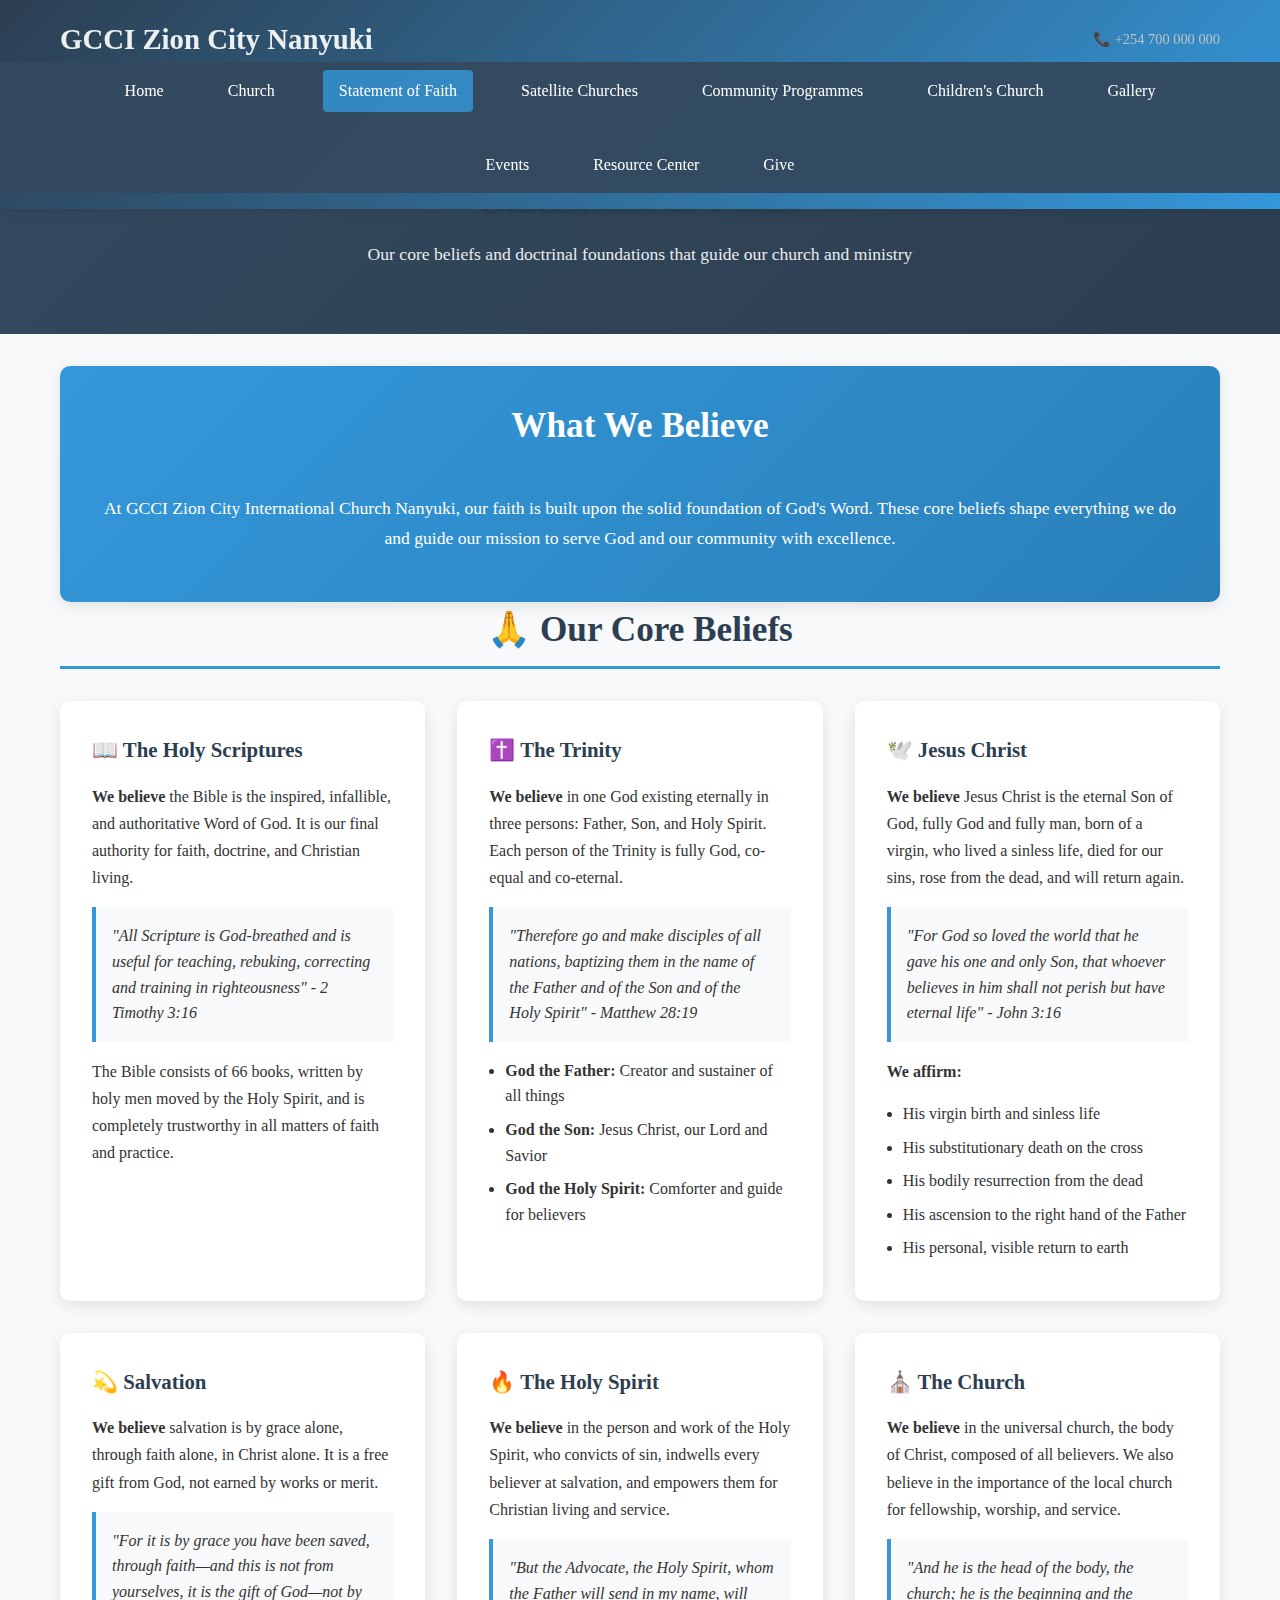
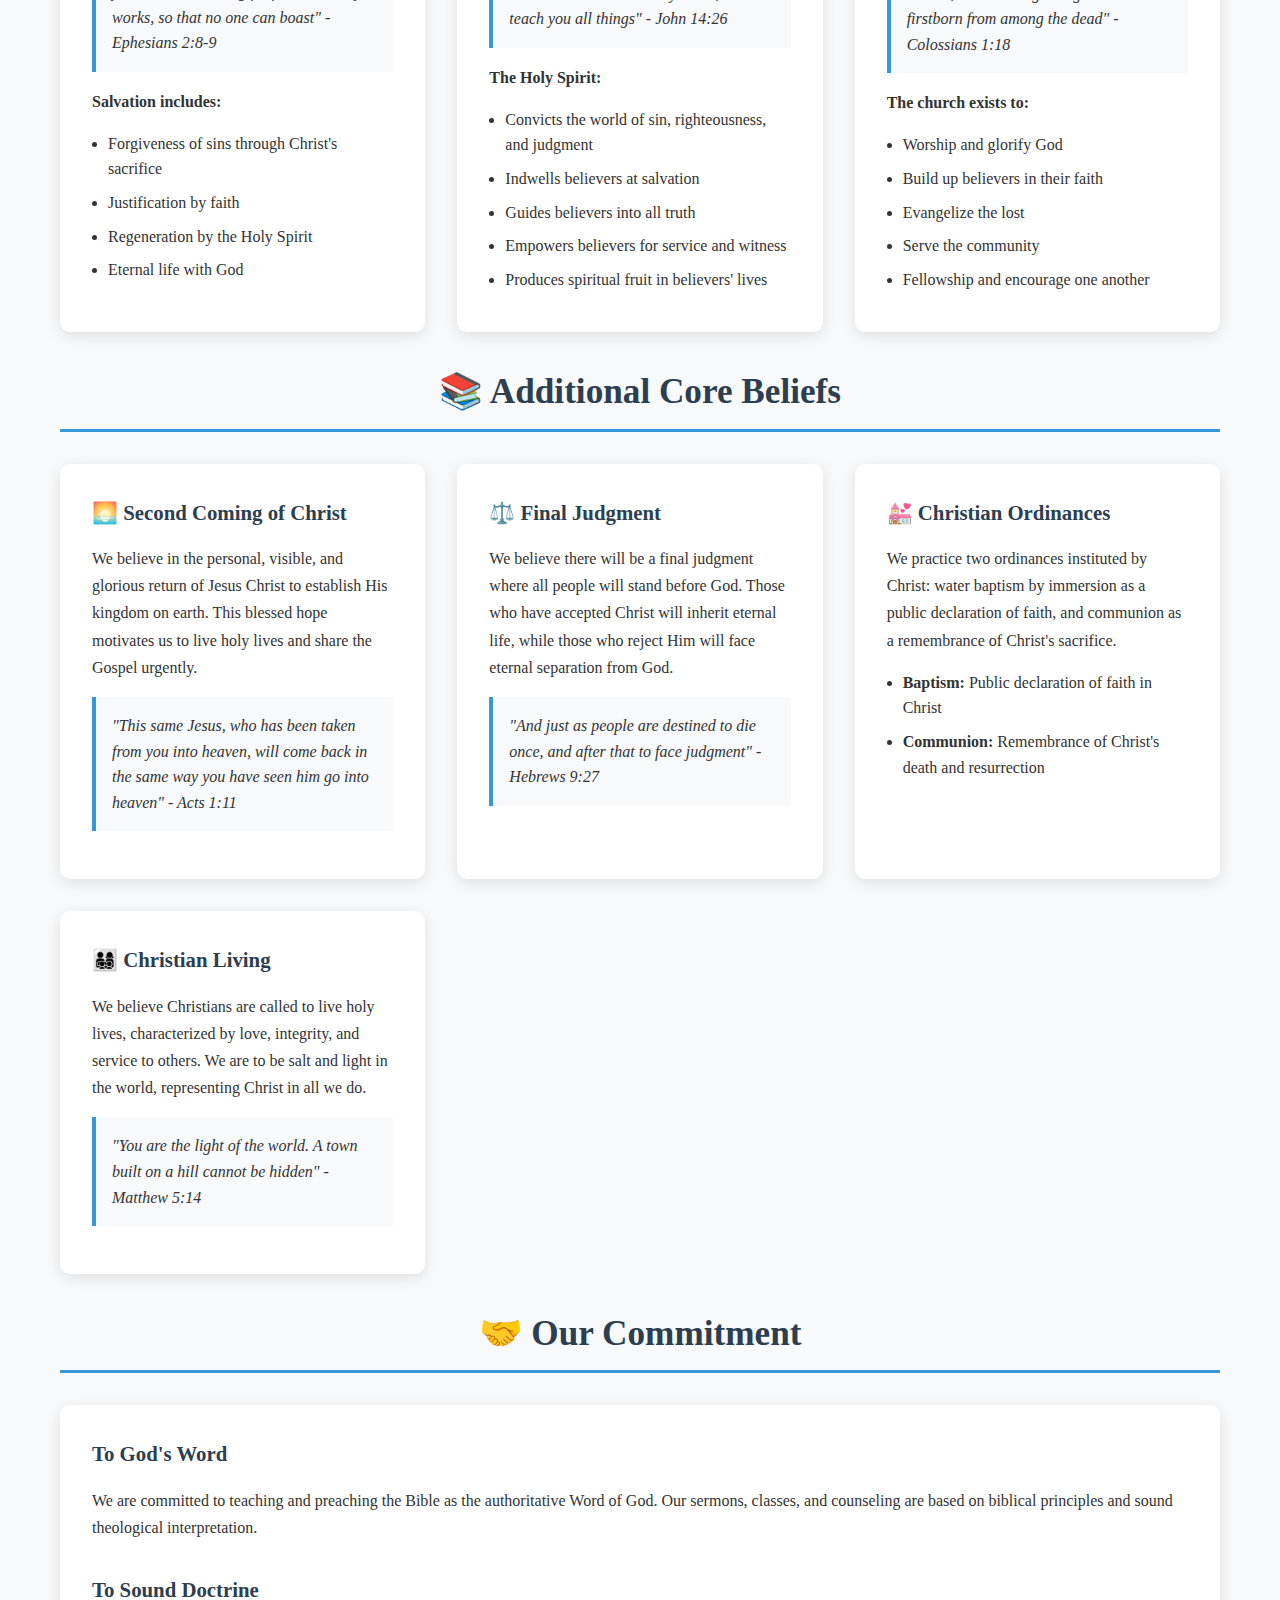
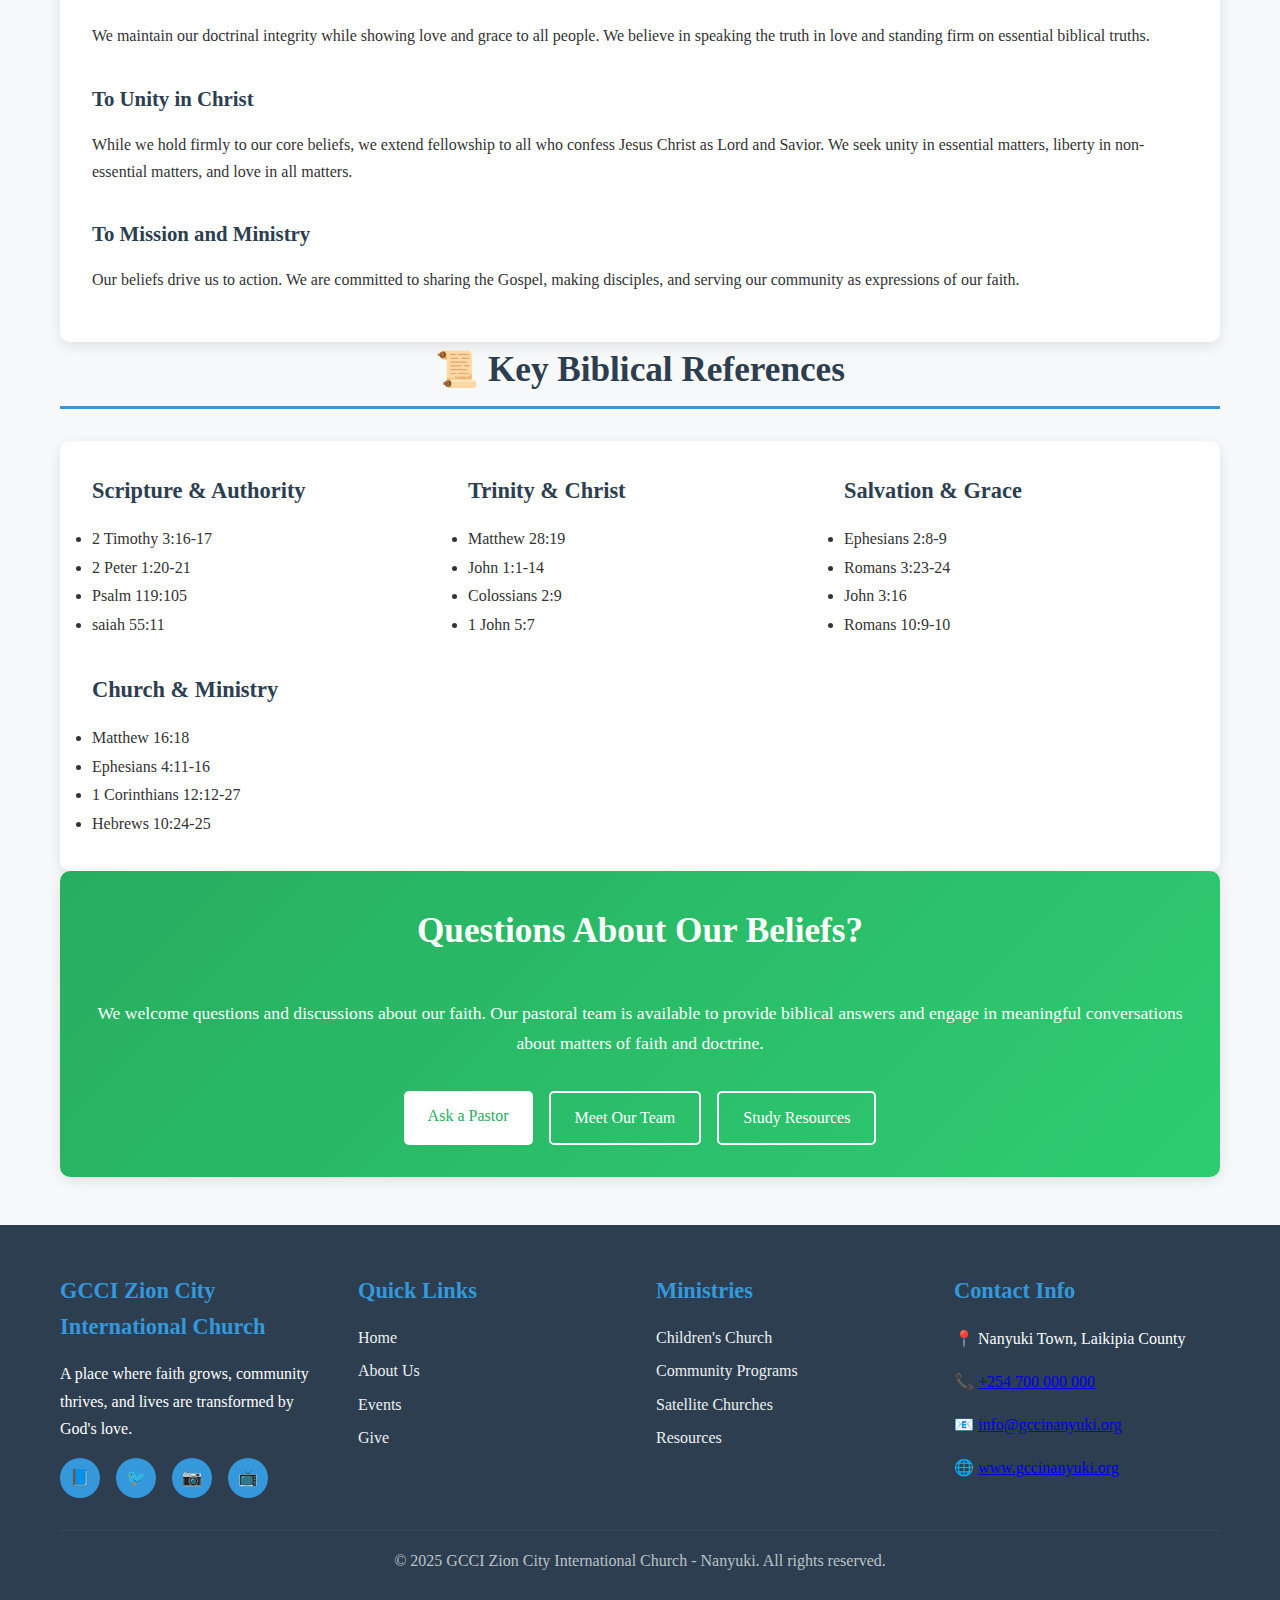
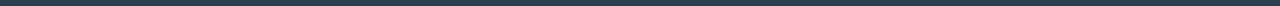
<file: statement-of-faith.html>
<!DOCTYPE html>
<html lang="en">
<head>
    <meta charset="UTF-8">
    <meta name="viewport" content="width=device-width, initial-scale=1.0">
    <meta name="description" content="Learn about our Statement of Faith at GCCI Zion City International Church Nanyuki - our core beliefs and doctrinal foundations.">
    <meta name="keywords" content="statement of faith, beliefs, doctrine, Trinity, salvation, Bible, GCCI Nanyuki">
    <meta name="author" content="GCCI Zion City International Church Nanyuki">
    
    <!-- Open Graph Meta Tags -->
    <meta property="og:title" content="Statement of Faith - GCCI Nanyuki">
    <meta property="og:description" content="Discover our core beliefs and doctrinal foundations that guide our church and ministry.">
    <meta property="og:type" content="website">
    <meta property="og:url" content="https://www.gccinanyuki.org/statement-of-faith.html">
    
    <!-- Favicon -->
    <link rel="icon" href="favicon.ico" type="image/x-icon">
    
    <!-- Stylesheets -->
    <link rel="stylesheet" href="styles.css">
    
    <title>Statement of Faith - GCCI Zion City International Church Nanyuki</title>
</head>
<body>
    <!-- Header -->
    <header>
        <div class="container">
            <div class="header-content">
                <div class="logo">
                    <a href="index.html">GCCI Zion City Nanyuki</a>
                </div>
                <div class="contact-quick">
                    <span>📞 +254 700 000 000</span>
                </div>
            </div>
        </div>
        
        <!-- Navigation -->
        <nav>
            <div class="container">
                <div class="nav-container">
                    <div class="menu-toggle" aria-label="Toggle navigation menu">
                        <span></span>
                        <span></span>
                        <span></span>
                    </div>
                    <ul class="nav-menu">
                        <li><a href="index.html">Home</a></li>
                        <li><a href="church.html">Church</a></li>
                        <li><a href="statement-of-faith.html">Statement of Faith</a></li>
                        <li><a href="satellite-churches.html">Satellite Churches</a></li>
                        <li><a href="community-programmes.html">Community Programmes</a></li>
                        <li><a href="childrens-church.html">Children's Church</a></li>
                        <li><a href="gallery.html">Gallery</a></li>
                        <li><a href="events.html">Events</a></li>
                        <li><a href="resources.html">Resource Center</a></li>
                        <li><a href="give.html">Give</a></li>
                    </ul>
                </div>
            </div>
        </nav>
    </header>

    <!-- Main Content -->
    <main>
        <!-- Page Header -->
        <section class="page-header">
            <div class="container">
                <h1>Statement of Faith</h1>
                <p>Our core beliefs and doctrinal foundations that guide our church and ministry</p>
            </div>
        </section>

        <div class="container">
            <!-- Introduction -->
            <section class="faith-introduction">
                <div class="card" style="text-align: center; background: linear-gradient(135deg, #3498db, #2980b9); color: white;">
                    <h2 style="color: white; border: none;">What We Believe</h2>
                    <p style="font-size: 1.1rem;">
                        At GCCI Zion City International Church Nanyuki, our faith is built upon the solid foundation of God's Word. 
                        These core beliefs shape everything we do and guide our mission to serve God and our community with excellence.
                    </p>
                </div>
            </section>

            <!-- Core Beliefs -->
            <section class="core-beliefs">
                <h2>🙏 Our Core Beliefs</h2>
                <div class="cards-grid">
                    <div class="card">
                        <h4>📖 The Holy Scriptures</h4>
                        <p><strong>We believe</strong> the Bible is the inspired, infallible, and authoritative Word of God. It is our final authority for faith, doctrine, and Christian living.</p>
                        <blockquote style="background: #f8f9fa; padding: 1rem; border-left: 4px solid #3498db; margin: 1rem 0; font-style: italic;">
                            "All Scripture is God-breathed and is useful for teaching, rebuking, correcting and training in righteousness" - 2 Timothy 3:16
                        </blockquote>
                        <p>The Bible consists of 66 books, written by holy men moved by the Holy Spirit, and is completely trustworthy in all matters of faith and practice.</p>
                    </div>
                    
                    <div class="card">
                        <h4>✝️ The Trinity</h4>
                        <p><strong>We believe</strong> in one God existing eternally in three persons: Father, Son, and Holy Spirit. Each person of the Trinity is fully God, co-equal and co-eternal.</p>
                        <blockquote style="background: #f8f9fa; padding: 1rem; border-left: 4px solid #3498db; margin: 1rem 0; font-style: italic;">
                            "Therefore go and make disciples of all nations, baptizing them in the name of the Father and of the Son and of the Holy Spirit" - Matthew 28:19
                        </blockquote>
                        <ul>
                            <li><strong>God the Father:</strong> Creator and sustainer of all things</li>
                            <li><strong>God the Son:</strong> Jesus Christ, our Lord and Savior</li>
                            <li><strong>God the Holy Spirit:</strong> Comforter and guide for believers</li>
                        </ul>
                    </div>
                    
                    <div class="card">
                        <h4>🕊️ Jesus Christ</h4>
                        <p><strong>We believe</strong> Jesus Christ is the eternal Son of God, fully God and fully man, born of a virgin, who lived a sinless life, died for our sins, rose from the dead, and will return again.</p>
                        <blockquote style="background: #f8f9fa; padding: 1rem; border-left: 4px solid #3498db; margin: 1rem 0; font-style: italic;">
                            "For God so loved the world that he gave his one and only Son, that whoever believes in him shall not perish but have eternal life" - John 3:16
                        </blockquote>
                        <p><strong>We affirm:</strong></p>
                        <ul>
                            <li>His virgin birth and sinless life</li>
                            <li>His substitutionary death on the cross</li>
                            <li>His bodily resurrection from the dead</li>
                            <li>His ascension to the right hand of the Father</li>
                            <li>His personal, visible return to earth</li>
                        </ul>
                    </div>
                    
                    <div class="card">
                        <h4>💫 Salvation</h4>
                        <p><strong>We believe</strong> salvation is by grace alone, through faith alone, in Christ alone. It is a free gift from God, not earned by works or merit.</p>
                        <blockquote style="background: #f8f9fa; padding: 1rem; border-left: 4px solid #3498db; margin: 1rem 0; font-style: italic;">
                            "For it is by grace you have been saved, through faith—and this is not from yourselves, it is the gift of God—not by works, so that no one can boast" - Ephesians 2:8-9
                        </blockquote>
                        <p><strong>Salvation includes:</strong></p>
                        <ul>
                            <li>Forgiveness of sins through Christ's sacrifice</li>
                            <li>Justification by faith</li>
                            <li>Regeneration by the Holy Spirit</li>
                            <li>Eternal life with God</li>
                        </ul>
                    </div>
                    
                    <div class="card">
                        <h4>🔥 The Holy Spirit</h4>
                        <p><strong>We believe</strong> in the person and work of the Holy Spirit, who convicts of sin, indwells every believer at salvation, and empowers them for Christian living and service.</p>
                        <blockquote style="background: #f8f9fa; padding: 1rem; border-left: 4px solid #3498db; margin: 1rem 0; font-style: italic;">
                            "But the Advocate, the Holy Spirit, whom the Father will send in my name, will teach you all things" - John 14:26
                        </blockquote>
                        <p><strong>The Holy Spirit:</strong></p>
                        <ul>
                            <li>Convicts the world of sin, righteousness, and judgment</li>
                            <li>Indwells believers at salvation</li>
                            <li>Guides believers into all truth</li>
                            <li>Empowers believers for service and witness</li>
                            <li>Produces spiritual fruit in believers' lives</li>
                        </ul>
                    </div>
                    
                    <div class="card">
                        <h4>⛪ The Church</h4>
                        <p><strong>We believe</strong> in the universal church, the body of Christ, composed of all believers. We also believe in the importance of the local church for fellowship, worship, and service.</p>
                        <blockquote style="background: #f8f9fa; padding: 1rem; border-left: 4px solid #3498db; margin: 1rem 0; font-style: italic;">
                            "And he is the head of the body, the church; he is the beginning and the firstborn from among the dead" - Colossians 1:18
                        </blockquote>
                        <p><strong>The church exists to:</strong></p>
                        <ul>
                            <li>Worship and glorify God</li>
                            <li>Build up believers in their faith</li>
                            <li>Evangelize the lost</li>
                            <li>Serve the community</li>
                            <li>Fellowship and encourage one another</li>
                        </ul>
                    </div>
                </div>
            </section>

            <!-- Additional Beliefs -->
            <section class="additional-beliefs">
                <h2>📚 Additional Core Beliefs</h2>
                <div class="cards-grid">
                    <div class="card">
                        <h4>🌅 Second Coming of Christ</h4>
                        <p>We believe in the personal, visible, and glorious return of Jesus Christ to establish His kingdom on earth. This blessed hope motivates us to live holy lives and share the Gospel urgently.</p>
                        <blockquote style="background: #f8f9fa; padding: 1rem; border-left: 4px solid #3498db; margin: 1rem 0; font-style: italic;">
                            "This same Jesus, who has been taken from you into heaven, will come back in the same way you have seen him go into heaven" - Acts 1:11
                        </blockquote>
                    </div>
                    
                    <div class="card">
                        <h4>⚖️ Final Judgment</h4>
                        <p>We believe there will be a final judgment where all people will stand before God. Those who have accepted Christ will inherit eternal life, while those who reject Him will face eternal separation from God.</p>
                        <blockquote style="background: #f8f9fa; padding: 1rem; border-left: 4px solid #3498db; margin: 1rem 0; font-style: italic;">
                            "And just as people are destined to die once, and after that to face judgment" - Hebrews 9:27
                        </blockquote>
                    </div>
                    
                    <div class="card">
                        <h4>💒 Christian Ordinances</h4>
                        <p>We practice two ordinances instituted by Christ: water baptism by immersion as a public declaration of faith, and communion as a remembrance of Christ's sacrifice.</p>
                        <ul>
                            <li><strong>Baptism:</strong> Public declaration of faith in Christ</li>
                            <li><strong>Communion:</strong> Remembrance of Christ's death and resurrection</li>
                        </ul>
                    </div>
                    
                    <div class="card">
                        <h4>👨‍👩‍👧‍👦 Christian Living</h4>
                        <p>We believe Christians are called to live holy lives, characterized by love, integrity, and service to others. We are to be salt and light in the world, representing Christ in all we do.</p>
                        <blockquote style="background: #f8f9fa; padding: 1rem; border-left: 4px solid #3498db; margin: 1rem 0; font-style: italic;">
                            "You are the light of the world. A town built on a hill cannot be hidden" - Matthew 5:14
                        </blockquote>
                    </div>
                </div>
            </section>

            <!-- Our Commitment -->
            <section class="our-commitment">
                <h2>🤝 Our Commitment</h2>
                <div class="card">
                    <h4>To God's Word</h4>
                    <p>We are committed to teaching and preaching the Bible as the authoritative Word of God. Our sermons, classes, and counseling are based on biblical principles and sound theological interpretation.</p>
                    
                    <h4 style="margin-top: 2rem;">To Sound Doctrine</h4>
                    <p>We maintain our doctrinal integrity while showing love and grace to all people. We believe in speaking the truth in love and standing firm on essential biblical truths.</p>
                    
                    <h4 style="margin-top: 2rem;">To Unity in Christ</h4>
                    <p>While we hold firmly to our core beliefs, we extend fellowship to all who confess Jesus Christ as Lord and Savior. We seek unity in essential matters, liberty in non-essential matters, and love in all matters.</p>
                    
                    <h4 style="margin-top: 2rem;">To Mission and Ministry</h4>
                    <p>Our beliefs drive us to action. We are committed to sharing the Gospel, making disciples, and serving our community as expressions of our faith.</p>
                </div>
            </section>

            <!-- Biblical References -->
            <section class="biblical-references">
                <h2>📜 Key Biblical References</h2>
                <div style="background: white; padding: 2rem; border-radius: 10px; box-shadow: 0 4px 15px rgba(0,0,0,0.1);">
                    <div style="display: grid; grid-template-columns: repeat(auto-fit, minmax(300px, 1fr)); gap: 2rem;">
                        <div>
                            <h4>Scripture & Authority</h4>
                            <ul style="line-height: 1.8;">
                                <li>2 Timothy 3:16-17</li>
                                <li>2 Peter 1:20-21</li>
                                <li>Psalm 119:105</li>
                                <li>saiah 55:11</li>
                            </ul>
                        </div>
                        
                        <div>
                            <h4>Trinity & Christ</h4>
                            <ul style="line-height: 1.8;">
                                <li>Matthew 28:19</li>
                                <li>John 1:1-14</li>
                                <li>Colossians 2:9</li>
                                <li>1 John 5:7</li>
                            </ul>
                        </div>
                        
                        <div>
                            <h4>Salvation & Grace</h4>
                            <ul style="line-height: 1.8;">
                                <li>Ephesians 2:8-9</li>
                                <li>Romans 3:23-24</li>
                                <li>John 3:16</li>
                                <li>Romans 10:9-10</li>
                            </ul>
                        </div>
                        
                        <div>
                            <h4>Church & Ministry</h4>
                            <ul style="line-height: 1.8;">
                                <li>Matthew 16:18</li>
                                <li>Ephesians 4:11-16</li>
                                <li>1 Corinthians 12:12-27</li>
                                <li>Hebrews 10:24-25</li>
                            </ul>
                        </div>
                    </div>
                </div>
            </section>

            <!-- Questions and Discussion -->
            <section class="questions-discussion">
                <div class="card" style="background: linear-gradient(135deg, #27ae60, #2ecc71); color: white; text-align: center;">
                    <h2 style="color: white; border: none;">Questions About Our Beliefs?</h2>
                    <p style="font-size: 1.1rem; margin-bottom: 2rem;">
                        We welcome questions and discussions about our faith. Our pastoral team is available to provide biblical answers and engage in meaningful conversations about matters of faith and doctrine.
                    </p>
                    <div style="display: flex; gap: 1rem; justify-content: center; flex-wrap: wrap;">
                        <a href="mailto:pastor@gccinanyuki.org" class="btn" style="background: white; color: #27ae60;">Ask a Pastor</a>
                        <a href="church.html" class="btn btn-outline" style="border-color: white; color: white;">Meet Our Team</a>
                        <a href="resources.html" class="btn btn-outline" style="border-color: white; color: white;">Study Resources</a>
                    </div>
                </div>
            </section>
        </div>
    </main>

    <!-- Footer -->
    <footer>
        <div class="container">
            <div class="footer-content">
                <div class="footer-section">
                    <h4>GCCI Zion City International Church</h4>
                    <p>A place where faith grows, community thrives, and lives are transformed by God's love.</p>
                    <div class="social-links">
                        <a href="#" title="Facebook" aria-label="Facebook">📘</a>
                        <a href="#" title="Twitter" aria-label="Twitter">🐦</a>
                        <a href="#" title="Instagram" aria-label="Instagram">📷</a>
                        <a href="#" title="YouTube" aria-label="YouTube">📺</a>
                    </div>
                </div>
                
                <div class="footer-section">
                    <h4>Quick Links</h4>
                    <ul>
                        <li><a href="index.html">Home</a></li>
                        <li><a href="church.html">About Us</a></li>
                        <li><a href="events.html">Events</a></li>
                        <li><a href="give.html">Give</a></li>
                    </ul>
                </div>
                
                <div class="footer-section">
                    <h4>Ministries</h4>
                    <ul>
                        <li><a href="childrens-church.html">Children's Church</a></li>
                        <li><a href="community-programmes.html">Community Programs</a></li>
                        <li><a href="satellite-churches.html">Satellite Churches</a></li>
                        <li><a href="resources.html">Resources</a></li>
                    </ul>
                </div>
                
                <div class="footer-section">
                    <h4>Contact Info</h4>
                    <p>📍 Nanyuki Town, Laikipia County</p>
                    <p>📞 <a href="tel:+254700000000">+254 700 000 000</a></p>
                    <p>📧 <a href="mailto:info@gccinanyuki.org">info@gccinanyuki.org</a></p>
                    <p>🌐 <a href="https://www.gccinanyuki.org">www.gccinanyuki.org</a></p>
                </div>
            </div>
            
            <div class="footer-bottom">
                <p>&copy; 2025 GCCI Zion City International Church - Nanyuki. All rights reserved.</p>
            </div>
        </div>
    </footer>

    <!-- JavaScript -->
    <script src="script.js"></script>
</body>
</html>
</file>
<file: styles.css>
/* GCCI Nanyuki Website - Main Stylesheet */

/* Reset and Base Styles */
* {
    margin: 0;
    padding: 0;
    box-sizing: border-box;
}

body {
    font-family: 'Georgia', serif;
    line-height: 1.6;
    color: #333;
    background-color: #f8f9fa;
}

.container {
    max-width: 1200px;
    margin: 0 auto;
    padding: 0 20px;
}

/* Typography */
h1, h2, h3, h4, h5, h6 {
    margin-bottom: 1rem;
    color: #2c3e50;
}

h1 {
    font-size: 2.5rem;
    font-weight: bold;
}

h2 {
    font-size: 2.2rem;
    text-align: center;
    border-bottom: 3px solid #3498db;
    padding-bottom: 0.5rem;
    margin-bottom: 2rem;
}

h3 {
    font-size: 1.8rem;
    color: #34495e;
    margin: 1.5rem 0 1rem 0;
}

h4 {
    font-size: 1.4rem;
    margin-bottom: 1rem;
}

p {
    margin-bottom: 1rem;
    line-height: 1.7;
}

/* Header Styles */
header {
    background: linear-gradient(135deg, #2c3e50, #3498db);
    color: white;
    padding: 1rem 0;
    position: fixed;
    width: 100%;
    top: 0;
    z-index: 1000;
    box-shadow: 0 2px 10px rgba(0,0,0,0.1);
}

.header-content {
    display: flex;
    justify-content: space-between;
    align-items: center;
    flex-wrap: wrap;
}

.logo {
    font-size: 1.8rem;
    font-weight: bold;
    color: #ecf0f1;
}

.logo a {
    color: inherit;
    text-decoration: none;
}

.contact-quick {
    font-size: 0.9rem;
    color: #bdc3c7;
}

/* Navigation Styles */
nav {
    background: rgba(52, 73, 94, 0.95);
    padding: 0.5rem 0;
}

.nav-container {
    display: flex;
    justify-content: center;
    align-items: center;
}

.nav-menu {
    display: flex;
    list-style: none;
    gap: 2rem;
    flex-wrap: wrap;
    justify-content: center;
}

.nav-menu li {
    position: relative;
}

.nav-menu a {
    color: white;
    text-decoration: none;
    padding: 0.5rem 1rem;
    border-radius: 4px;
    transition: background-color 0.3s;
    font-weight: 500;
    display: block;
}

.nav-menu a:hover,
.nav-menu a.active {
    background-color: rgba(52, 152, 219, 0.8);
}

/* Mobile Menu Toggle */
.menu-toggle {
    display: none;
    flex-direction: column;
    cursor: pointer;
    padding: 5px;
}

.menu-toggle span {
    width: 25px;
    height: 3px;
    background: white;
    margin: 3px 0;
    transition: 0.3s;
    border-radius: 2px;
}

.menu-toggle.active span:nth-child(1) {
    transform: rotate(-45deg) translate(-5px, 6px);
}

.menu-toggle.active span:nth-child(2) {
    opacity: 0;
}

.menu-toggle.active span:nth-child(3) {
    transform: rotate(45deg) translate(-5px, -6px);
}

/* Main Content */
main {
    margin-top: 120px;
    min-height: calc(100vh - 120px);
}

.page-header {
    background: linear-gradient(135deg, #34495e, #2c3e50);
    color: white;
    padding: 3rem 0;
    text-align: center;
    margin-bottom: 2rem;
}

.page-header h1 {
    font-size: 2.5rem;
    margin-bottom: 0.5rem;
}

.page-header p {
    font-size: 1.1rem;
    opacity: 0.9;
}

/* Hero Section */
.hero {
    background: linear-gradient(rgba(44, 62, 80, 0.7), rgba(52, 152, 219, 0.7)), 
                url('data:image/svg+xml,<svg xmlns="http://www.w3.org/2000/svg" viewBox="0 0 1200 600"><rect fill="%23f0f8ff" width="1200" height="600"/><path fill="%23e6f3ff" d="M0 300C200 200 400 400 600 300S1000 200 1200 300V600H0V300Z"/></svg>');
    background-size: cover;
    background-position: center;
    height: 500px;
    display: flex;
    align-items: center;
    justify-content: center;
    text-align: center;
    color: white;
    margin-bottom: 2rem;
}

.hero-content h1 {
    font-size: 3rem;
    margin-bottom: 1rem;
    text-shadow: 2px 2px 4px rgba(0,0,0,0.5);
    color: white;
}

.hero-content p {
    font-size: 1.2rem;
    max-width: 600px;
    margin: 0 auto;
    text-shadow: 1px 1px 2px rgba(0,0,0,0.5);
}

/* Card Layouts */
.cards-grid {
    display: grid;
    grid-template-columns: repeat(auto-fit, minmax(300px, 1fr));
    gap: 2rem;
    margin: 2rem 0;
}

.card {
    background: white;
    padding: 2rem;
    border-radius: 10px;
    box-shadow: 0 4px 15px rgba(0,0,0,0.1);
    transition: transform 0.3s, box-shadow 0.3s;
}

.card:hover {
    transform: translateY(-5px);
    box-shadow: 0 8px 25px rgba(0,0,0,0.15);
}

.card h4 {
    color: #2c3e50;
    margin-bottom: 1rem;
    font-size: 1.3rem;
}

.card ul {
    margin-left: 1rem;
}

.card ul li {
    margin: 0.5rem 0;
}

/* Service Times */
.service-times {
    background: linear-gradient(135deg, #3498db, #2980b9);
    color: white;
    padding: 2rem;
    border-radius: 10px;
    margin: 2rem 0;
}

.service-times h3 {
    color: white;
    text-align: center;
    margin-bottom: 1.5rem;
}

.service-grid {
    display: grid;
    grid-template-columns: repeat(auto-fit, minmax(250px, 1fr));
    gap: 1.5rem;
    margin-top: 1rem;
}

.service-item {
    background: rgba(255,255,255,0.1);
    padding: 1.5rem;
    border-radius: 8px;
    text-align: center;
    backdrop-filter: blur(10px);
}

.service-item h4 {
    color: white;
    margin-bottom: 0.5rem;
}

.service-item p {
    color: #ecf0f1;
    margin: 0;
}

/* Satellite Churches */
.satellite-grid {
    display: grid;
    grid-template-columns: repeat(auto-fit, minmax(200px, 1fr));
    gap: 1rem;
    margin: 2rem 0;
}

.satellite-item {
    background: linear-gradient(135deg, #27ae60, #2ecc71);
    color: white;
    padding: 1.5rem;
    border-radius: 8px;
    text-align: center;
    font-weight: bold;
    transition: transform 0.3s;
}

.satellite-item:hover {
    transform: scale(1.05);
}

/* Events */
.events-list {
    margin: 2rem 0;
}

.event-item {
    background: white;
    padding: 1.5rem;
    margin: 1rem 0;
    border-radius: 8px;
    border-left: 4px solid #3498db;
    box-shadow: 0 2px 10px rgba(0,0,0,0.1);
    transition: transform 0.3s;
}

.event-item:hover {
    transform: translateX(5px);
}

.event-date {
    color: #e74c3c;
    font-weight: bold;
    font-size: 1.1rem;
    margin-bottom: 0.5rem;
}

.event-item h4 {
    color: #2c3e50;
    margin-bottom: 0.5rem;
}

/* Gallery */
.gallery-grid {
    display: grid;
    grid-template-columns: repeat(auto-fit, minmax(250px, 1fr));
    gap: 1rem;
    margin: 2rem 0;
}

.gallery-item {
    background: #e8e8e8;
    height: 200px;
    border-radius: 8px;
    display: flex;
    align-items: center;
    justify-content: center;
    color: #666;
    font-style: italic;
    transition: background 0.3s;
    cursor: pointer;
}

.gallery-item:hover {
    background: #d5d5d5;
}

/* Give Section */
.give-options {
    display: grid;
    grid-template-columns: repeat(auto-fit, minmax(300px, 1fr));
    gap: 2rem;
    margin: 2rem 0;
}

.give-card {
    background: linear-gradient(135deg, #27ae60, #2ecc71);
    color: white;
    padding: 2rem;
    border-radius: 10px;
    text-align: center;
}

.give-card h4 {
    color: white;
    margin-bottom: 1rem;
}

.amount-buttons {
    display: flex;
    gap: 1rem;
    justify-content: center;
    margin: 1rem 0;
    flex-wrap: wrap;
}

.amount-btn {
    padding: 0.5rem 1rem;
    background: rgba(255,255,255,0.2);
    color: white;
    border: 1px solid white;
    border-radius: 5px;
    cursor: pointer;
    transition: background 0.3s;
    font-size: 0.9rem;
}

.amount-btn:hover,
.amount-btn.active {
    background: rgba(255,255,255,0.3);
}

/* Contact Info */
.contact-info {
    background: white;
    padding: 2rem;
    border-radius: 10px;
    box-shadow: 0 4px 15px rgba(0,0,0,0.1);
    margin: 2rem 0;
}

.contact-grid {
    display: grid;
    grid-template-columns: repeat(auto-fit, minmax(250px, 1fr));
    gap: 2rem;
}

.contact-grid h4 {
    color: #2c3e50;
    margin-bottom: 0.5rem;
}

/* Buttons */
.btn {
    display: inline-block;
    padding: 12px 24px;
    background: #3498db;
    color: white;
    text-decoration: none;
    border-radius: 5px;
    transition: all 0.3s;
    border: none;
    cursor: pointer;
    font-size: 1rem;
    font-family: inherit;
}

.btn:hover {
    background: #2980b9;
    transform: translateY(-2px);
}

.btn-secondary {
    background: #27ae60;
}

.btn-secondary:hover {
    background: #219a52;
}

.btn-outline {
    background: transparent;
    border: 2px solid #3498db;
    color: #3498db;
}

.btn-outline:hover {
    background: #3498db;
    color: white;
}

/* Footer */
footer {
    background: #2c3e50;
    color: white;
    padding: 3rem 0 1rem 0;
    margin-top: 3rem;
}

.footer-content {
    display: grid;
    grid-template-columns: repeat(auto-fit, minmax(250px, 1fr));
    gap: 2rem;
    margin-bottom: 2rem;
}

.footer-section h4 {
    margin-bottom: 1rem;
    color: #3498db;
}

.footer-section ul {
    list-style: none;
}

.footer-section ul li {
    margin: 0.5rem 0;
}

.footer-section ul li a {
    color: #ecf0f1;
    text-decoration: none;
    transition: color 0.3s;
}

.footer-section ul li a:hover {
    color: #3498db;
}

.footer-bottom {
    text-align: center;
    padding-top: 1rem;
    border-top: 1px solid #34495e;
    color: #bdc3c7;
}

/* Social Media */
.social-links {
    display: flex;
    gap: 1rem;
    margin-top: 1rem;
}

.social-links a {
    display: inline-block;
    width: 40px;
    height: 40px;
    background: #3498db;
    color: white;
    text-align: center;
    line-height: 40px;
    border-radius: 50%;
    text-decoration: none;
    transition: all 0.3s;
}

.social-links a:hover {
    background: #2980b9;
    transform: scale(1.1);
}

/* Utility Classes */
.text-center {
    text-align: center;
}

.text-left {
    text-align: left;
}

.text-right {
    text-align: right;
}

.mb-1 { margin-bottom: 1rem; }
.mb-2 { margin-bottom: 2rem; }
.mb-3 { margin-bottom: 3rem; }

.mt-1 { margin-top: 1rem; }
.mt-2 { margin-top: 2rem; }
.mt-3 { margin-top: 3rem; }

.p-1 { padding: 1rem; }
.p-2 { padding: 2rem; }
.p-3 { padding: 3rem; }

/* Loading Animation */
.loading {
    display: inline-block;
    width: 20px;
    height: 20px;
    border: 3px solid #f3f3f3;
    border-top: 3px solid #3498db;
    border-radius: 50%;
    animation: spin 1s linear infinite;
}

@keyframes spin {
    0% { transform: rotate(0deg); }
    100% { transform: rotate(360deg); }
}

/* Responsive Design */
@media (max-width: 768px) {
    .menu-toggle {
        display: flex;
    }

    .nav-menu {
        display: none;
        flex-direction: column;
        position: absolute;
        top: 100%;
        left: 0;
        width: 100%;
        background: rgba(52, 73, 94, 0.98);
        padding: 1rem;
        box-shadow: 0 2px 10px rgba(0,0,0,0.2);
    }

    .nav-menu.active {
        display: flex;
    }

    .nav-menu li {
        margin: 0.5rem 0;
    }

    .hero-content h1 {
        font-size: 2rem;
    }

    .hero-content p {
        font-size: 1rem;
    }

    .cards-grid {
        grid-template-columns: 1fr;
    }

    .service-grid {
        grid-template-columns: 1fr;
    }

    .satellite-grid {
        grid-template-columns: repeat(2, 1fr);
    }

    .give-options {
        grid-template-columns: 1fr;
    }

    .contact-grid {
        grid-template-columns: 1fr;
    }

    .amount-buttons {
        gap: 0.5rem;
    }

    .amount-btn {
        padding: 0.4rem 0.8rem;
        font-size: 0.8rem;
    }

    .header-content {
        flex-direction: column;
        gap: 0.5rem;
    }

    .logo {
        font-size: 1.5rem;
    }
}

@media (max-width: 480px) {
    .container {
        padding: 0 15px;
    }

    .hero {
        height: 400px;
    }

    .hero-content h1 {
        font-size: 1.8rem;
    }

    .card {
        padding: 1.5rem;
    }

    .service-item {
        padding: 1rem;
    }

    .satellite-grid {
        grid-template-columns: 1fr;
    }

    h2 {
        font-size: 1.8rem;
    }

    .page-header h1 {
        font-size: 2rem;
    }
}

/* Print Styles */
@media print {
    header, nav, footer {
        display: none;
    }

    main {
        margin-top: 0;
    }

    .card {
        break-inside: avoid;
        box-shadow: none;
        border: 1px solid #ddd;
    }

    .btn {
        display: none;
    }
}

/* High Contrast Mode */
@media (prefers-contrast: high) {
    .card {
        border: 2px solid #333;
    }

    .btn {
        border: 2px solid currentColor;
    }
}

/* Reduced Motion */
@media (prefers-reduced-motion: reduce) {
    * {
        animation-duration: 0.01ms !important;
        animation-iteration-count: 1 !important;
        transition-duration: 0.01ms !important;
    }
}

/* Dark Mode (if implemented) */
@media (prefers-color-scheme: dark) {
    body {
        background-color: #1a1a1a;
        color: #e0e0e0;
    }

    .card {
        background: #2a2a2a;
        color: #e0e0e0;
    }

    .contact-info {
        background: #2a2a2a;
    }
}
</file>
